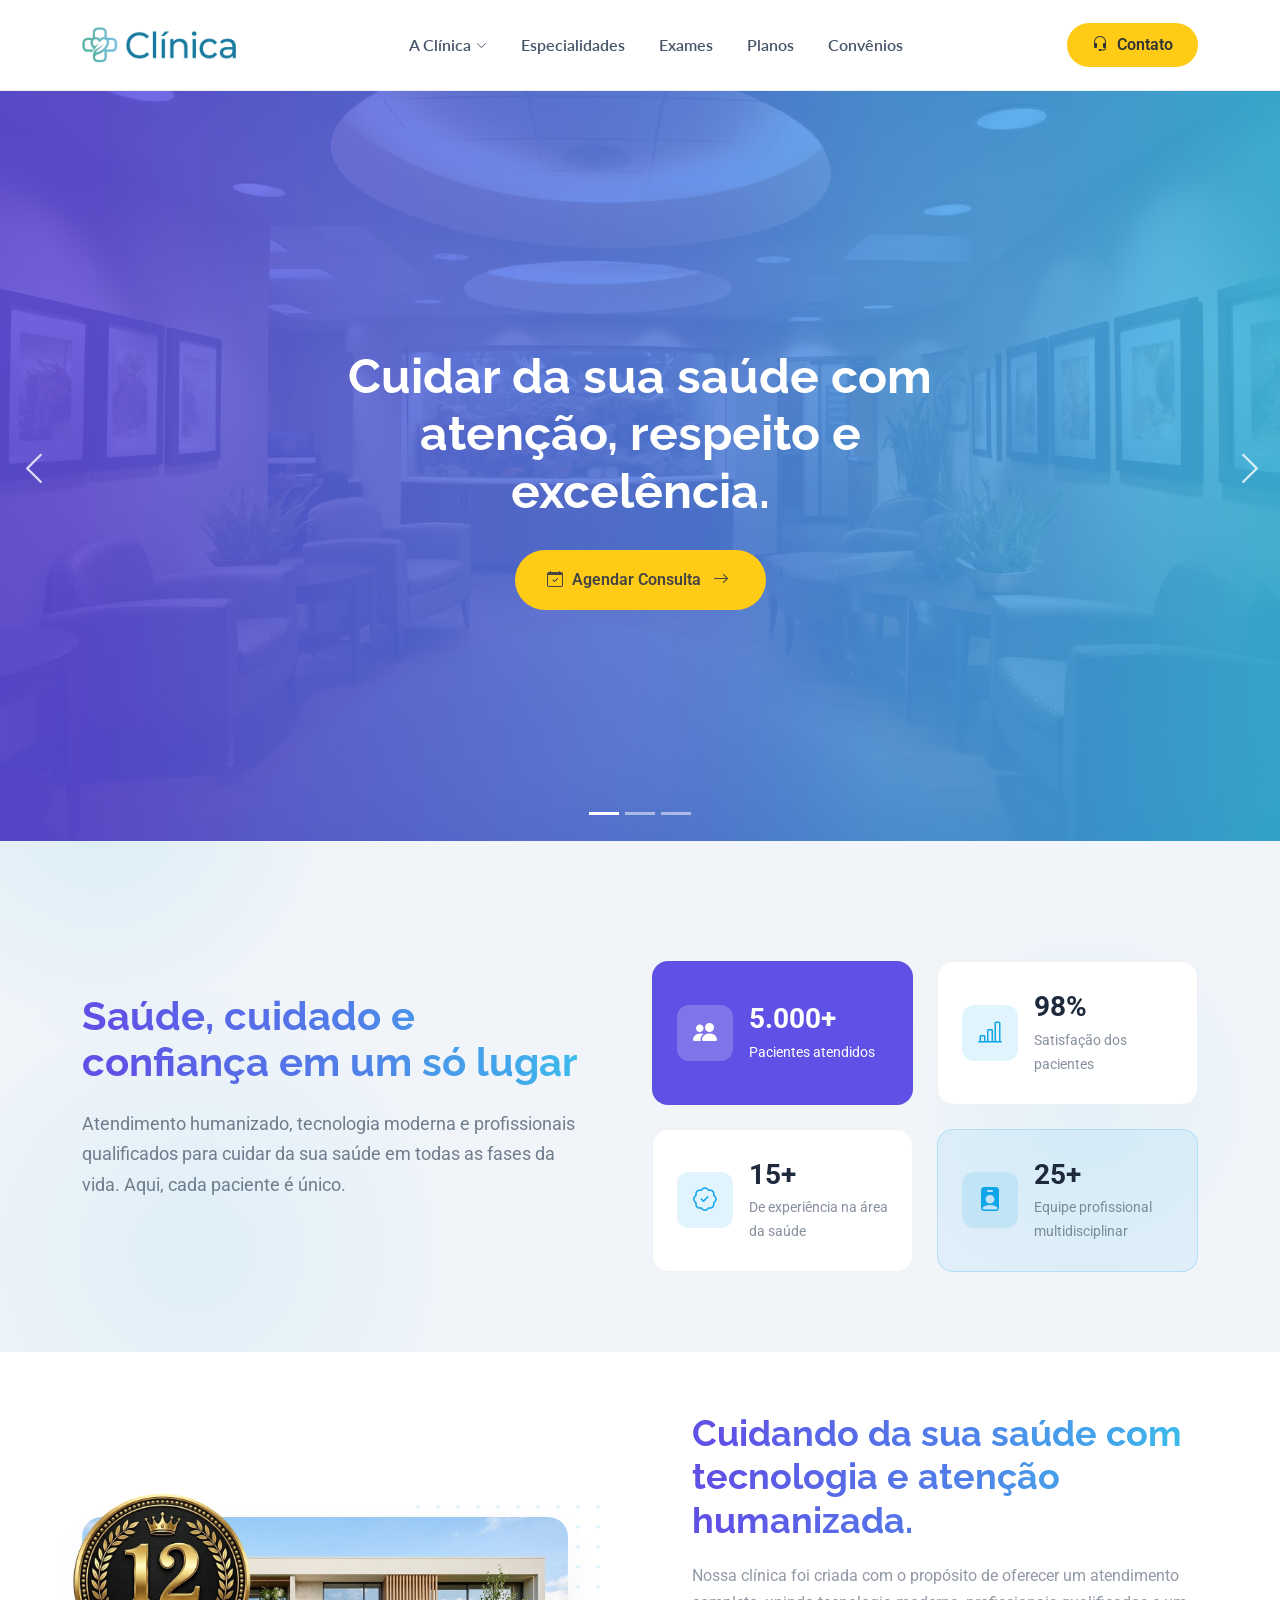
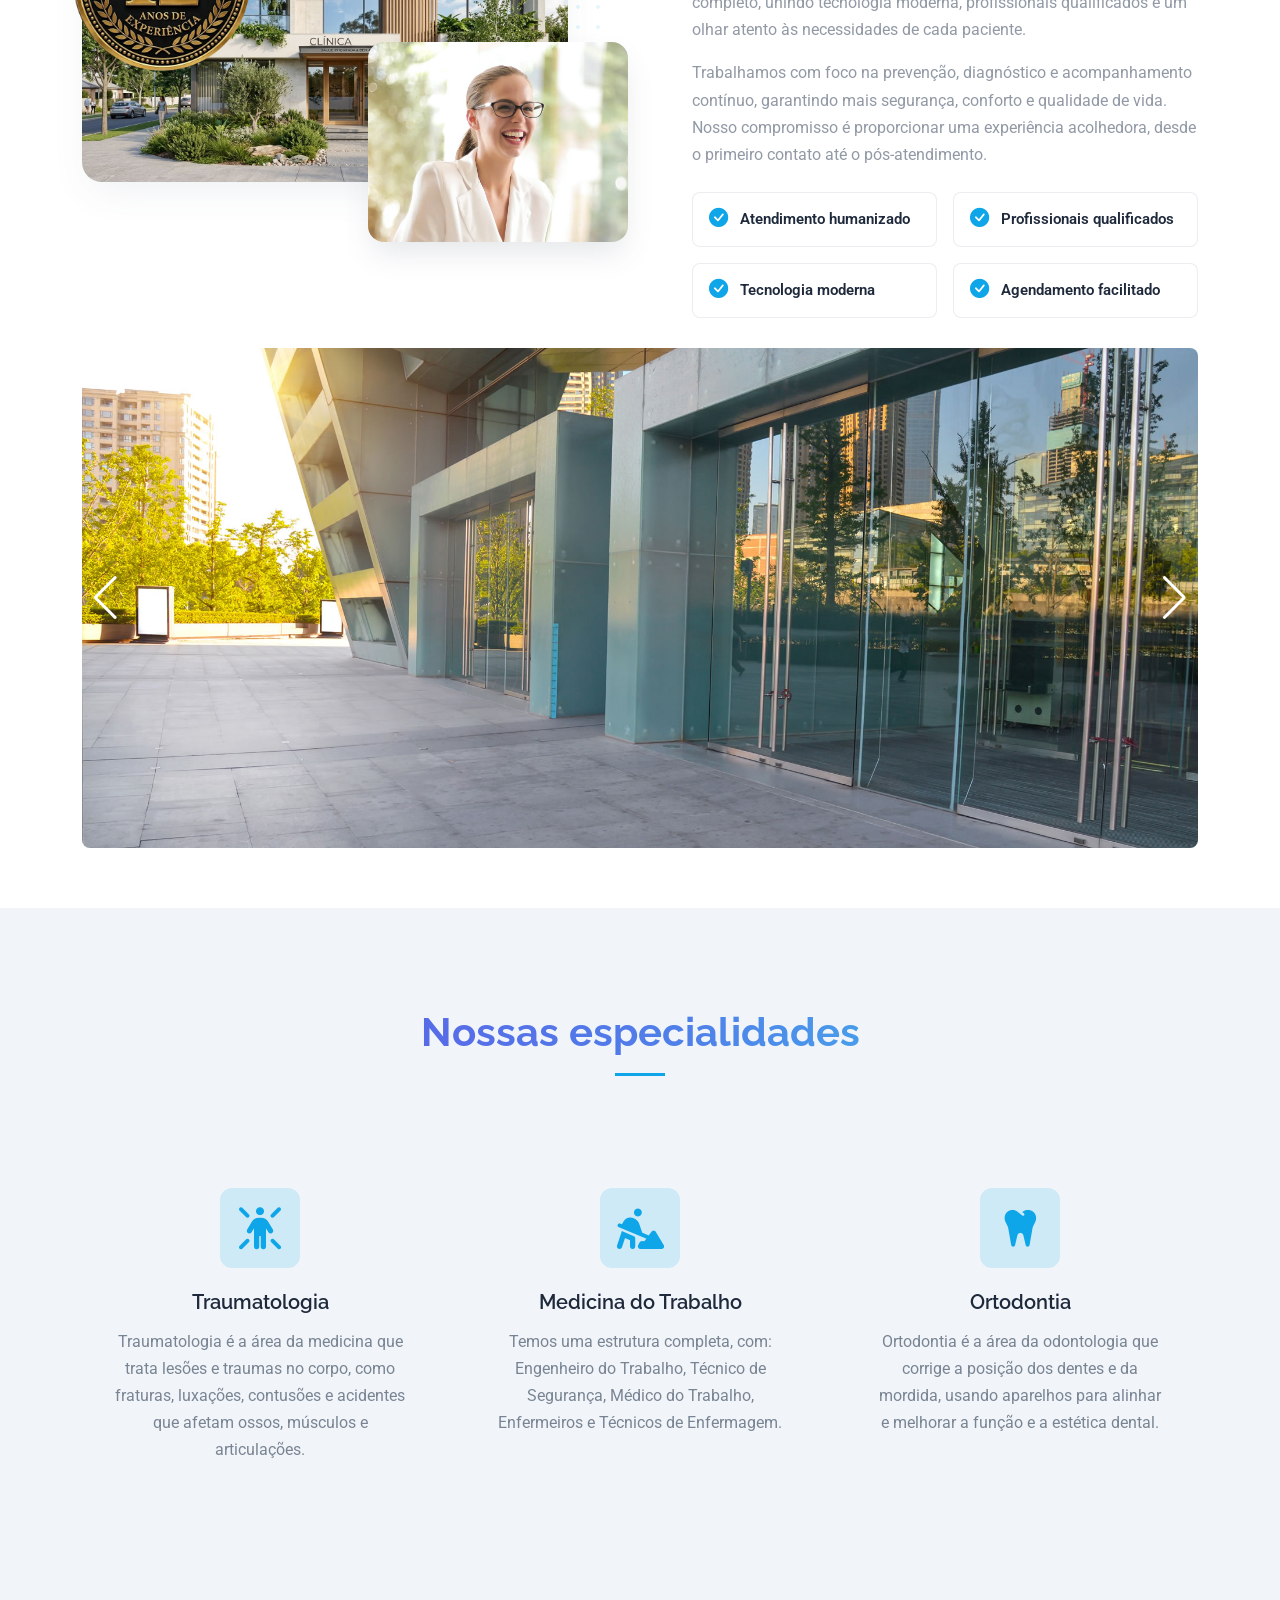
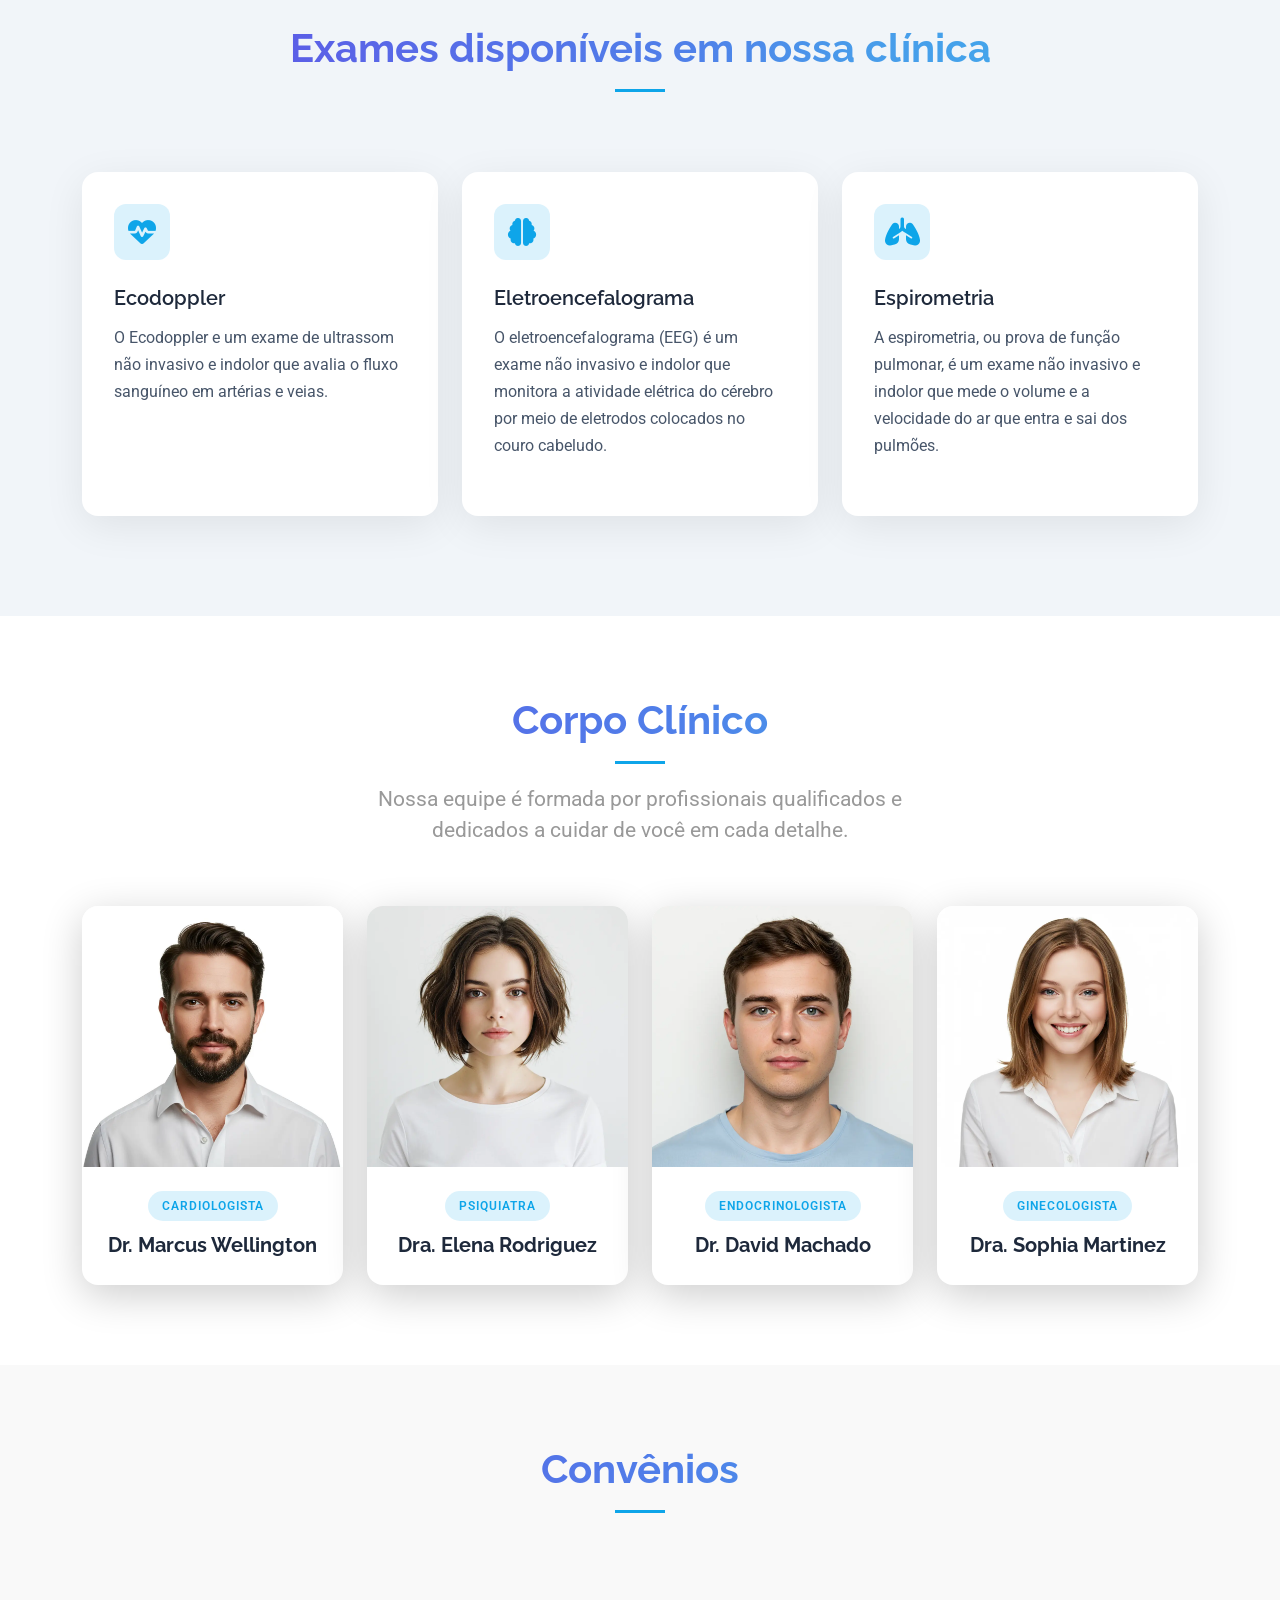
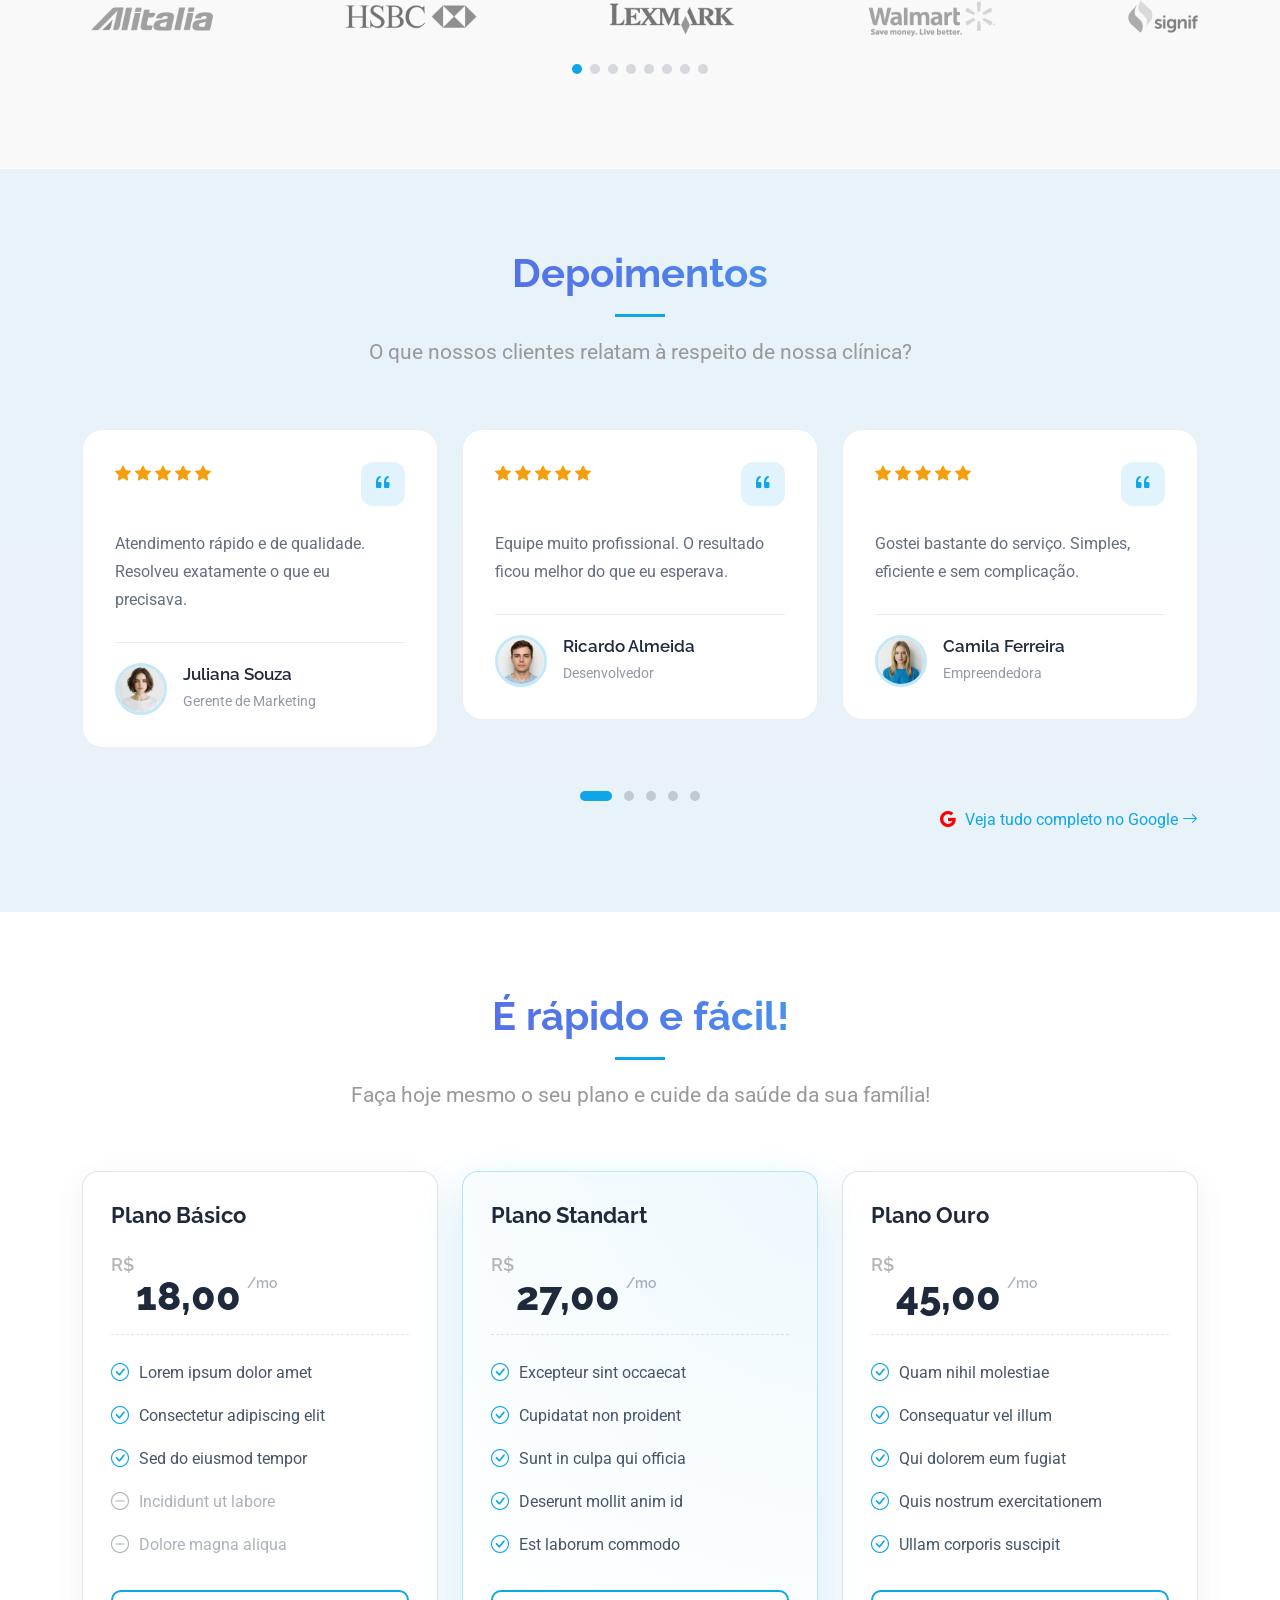
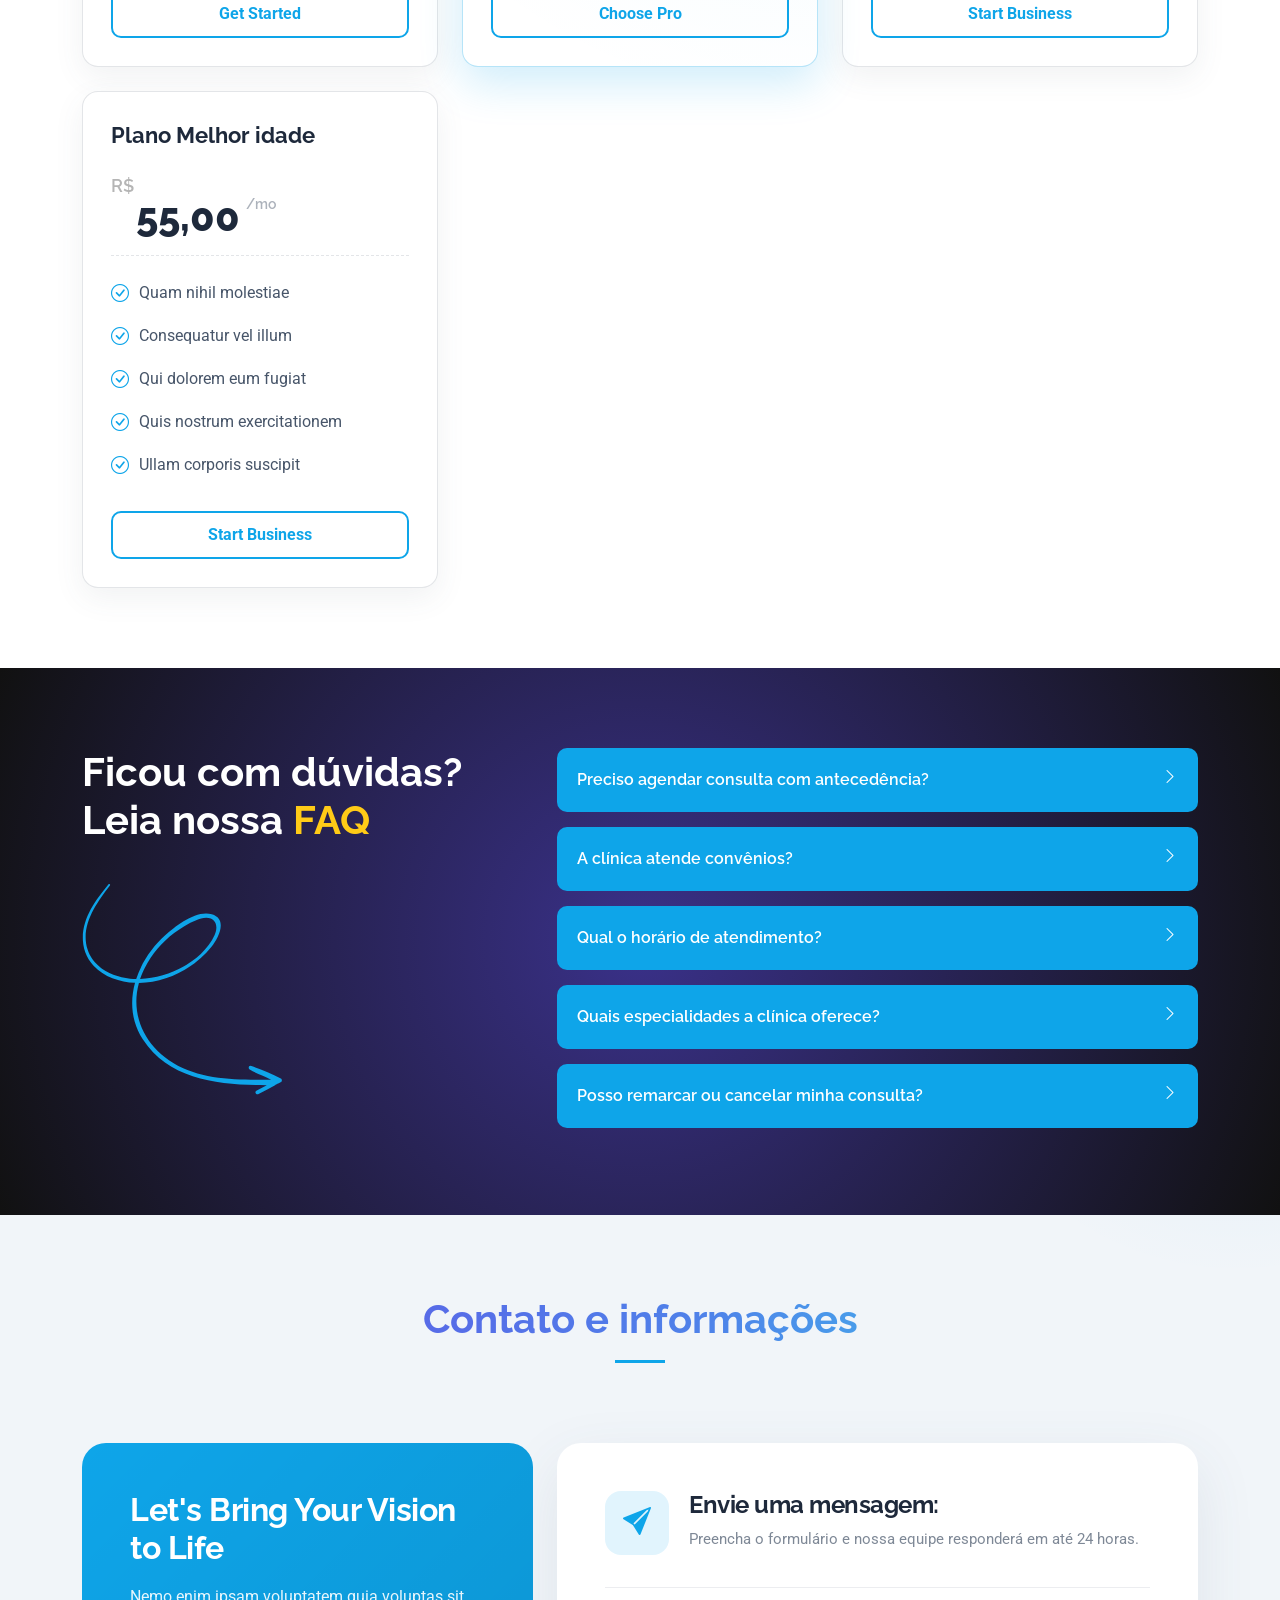
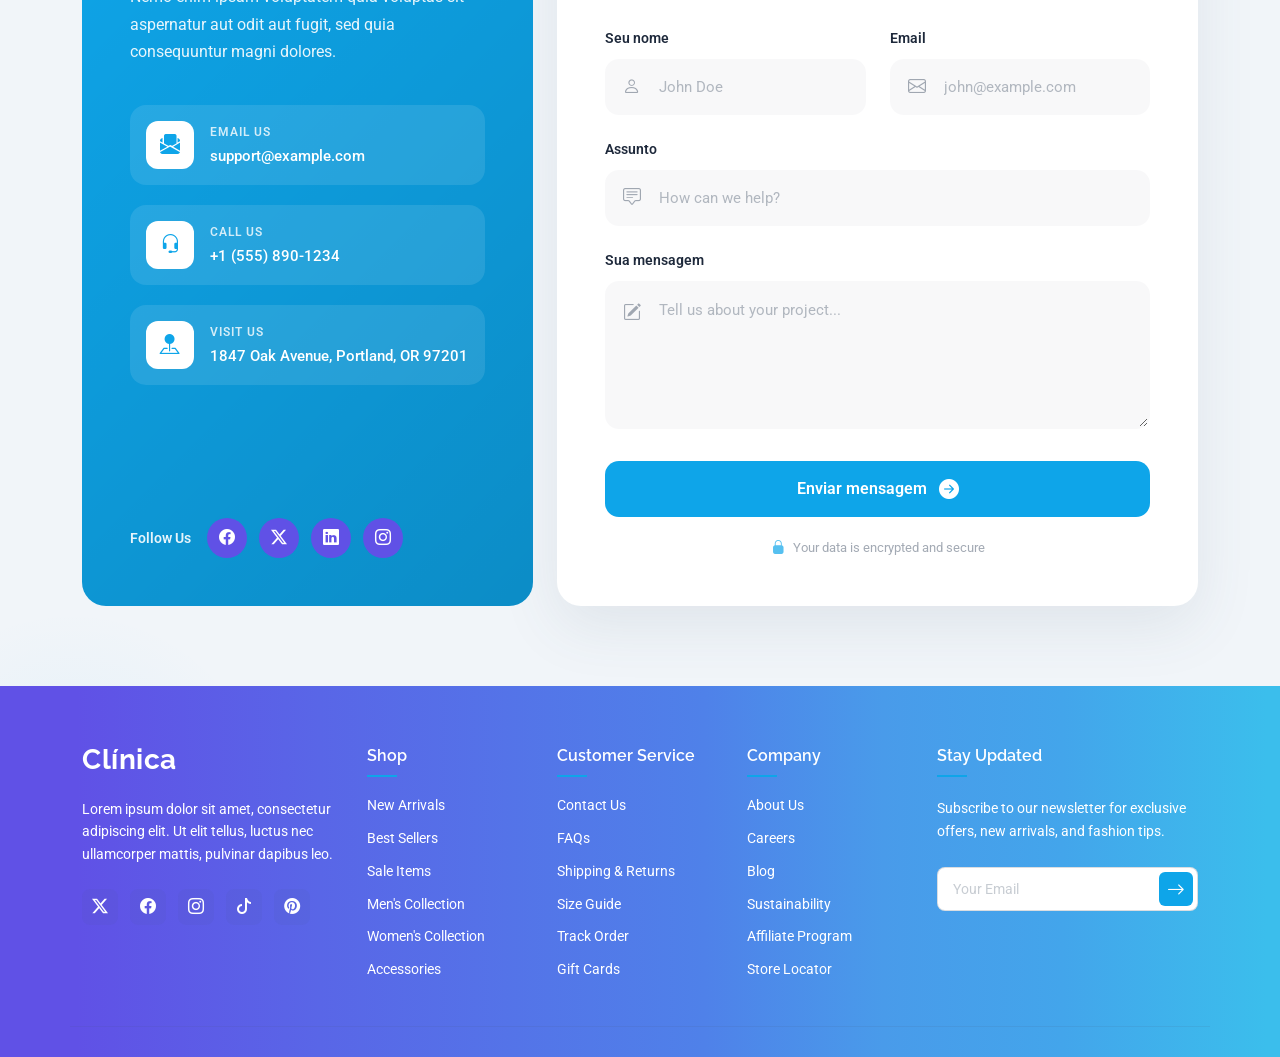
<file: index.html>
<!DOCTYPE html>
<html lang="pt-BR">

<head>
  <meta charset="utf-8">
  <meta content="width=device-width, initial-scale=1.0" name="viewport">
  <title>Clínica Template</title>
  <meta name="description" content="">
  <meta name="keywords" content="">

  <!-- Favicons -->
  <link href="assets/img/favicon.png" rel="icon">
  <link href="assets/img/apple-touch-icon.png" rel="apple-touch-icon">

  <!-- Fonts -->
  <link href="https://fonts.googleapis.com" rel="preconnect">
  <link href="https://fonts.gstatic.com" rel="preconnect" crossorigin>
  <link
    href="https://fonts.googleapis.com/css2?family=Roboto:ital,wght@0,100;0,300;0,400;0,500;0,700;0,900;1,100;1,300;1,400;1,500;1,700;1,900&family=Lato:ital,wght@0,100;0,300;0,400;0,700;0,900;1,100;1,300;1,400;1,700;1,900&family=Raleway:ital,wght@0,100;0,200;0,300;0,400;0,500;0,600;0,700;0,800;0,900;1,100;1,200;1,300;1,400;1,500;1,600;1,700;1,800;1,900&display=swap"
    rel="stylesheet">

  <!-- Vendor CSS Files -->
  <link href="assets/vendor/bootstrap/css/bootstrap.min.css" rel="stylesheet">
  <link href="assets/vendor/bootstrap-icons/bootstrap-icons.css" rel="stylesheet">
  <link href="assets/vendor/aos/aos.css" rel="stylesheet">
  <link href="assets/vendor/glightbox/css/glightbox.min.css" rel="stylesheet">
  <link href="assets/vendor/swiper/swiper-bundle.min.css" rel="stylesheet">

  <!-- Main CSS File -->
  <link href="assets/css/main.css" rel="stylesheet">

  <!-- Font Awesome Icons (CDN) -->
  <link rel="stylesheet" href="https://cdnjs.cloudflare.com/ajax/libs/font-awesome/6.5.0/css/all.min.css">

  <!-- =======================================================
  * Template Name: Orbit
  * Template URL: https://bootstrapmade.com/orbit-bootstrap-template/
  * Updated: Jan 13 2026 with Bootstrap v5.3.8
  * Author: BootstrapMade.com
  * License: https://bootstrapmade.com/license/
  ======================================================== -->
</head>

<body class="index-page">

  <header id="header" class="header d-flex align-items-center sticky-top">
    <div class="container position-relative d-flex align-items-center justify-content-between">

      <a href="index.html" class="logo d-flex align-items-center me-auto me-xl-0">
        <!-- Uncomment the line below if you also wish to use an image logo -->
        <img src="assets/img/logo.png" alt="">
        <!-- <h1 class="sitename">Orbit</h1><span>.</span> -->
      </a>

      <nav id="navmenu" class="navmenu">
        <ul>
          <li class="dropdown"><a href="#"><span>A Clínica</span> <i class="bi bi-chevron-down toggle-dropdown"></i></a>
            <ul>
              <li><a href="#quem-somos">Quem somos</a></li>
              <li><a href="#corpo-clinico">Corpo Clínico</a></li>
              <li><a href="#depoimentos">Depoimentos</a></li>
              <li><a href="#mapa">Como chegar</a></li>
              <li><a href="#contato">Fale conosco</a></li>
            </ul>
          </li>
          <li><a href="#especialidades">Especialidades</a></li>
          <li><a href="#exames">Exames</a></li>
          <li><a href="#planos">Planos</a></li>
          <li><a href="#convenios">Convênios</a></li>
        </ul>
        <i class="mobile-nav-toggle d-xl-none bi bi-list"></i>
      </nav>

      <a class="btn-getstarted glightbox" href="atendimento.html"
        data-glightbox="type: external; width:85vw; height:85vh;"><i class="bi bi-headset"></i> Contato</a>

    </div>
  </header>

  <main class="main">


    <!-- HeroCar Section (slides) -->
    <section id="herocar" class="herocar section dark-background">

      <div id="hero-carousel" class="carousel slide carousel-fade" data-bs-ride="carousel" data-bs-interval="5000"
        data-bs-pause="false">

        <div class="carousel-item slide-color active">
          <img src="assets/img/hero_1.jpg" alt="">
          <div class="carousel-container">
            <h2>Cuidar da sua saúde com atenção, respeito e excelência.</h2>
            <!-- <p>Lorem ipsum dolor sit amet, consectetur adipiscing elit, sed do eiusmod tempor incididunt ut labore et
              dolore magna aliqua.</p> -->
            <a href="#" class="cta-button">
              <span><i class="bi bi-calendar-check"></i> Agendar Consulta</span>
              <i class="bi bi-arrow-right"></i>
            </a>
          </div>
        </div><!-- End Carousel Item -->

        <div class="carousel-item">
          <img src="assets/img/hero_2.jpg" alt="">
          <div class="carousel-container">
            <h2>Profissionais qualificados e tecnologia moderna a serviço do seu bem-estar.</h2>
            <!-- <p>Nam libero tempore, cum soluta nobis est eligendi optio cumque nihil impedit quo minus id quod maxime
              placeat facere possimus.</p> -->
            <a href="#" class="cta-button">
              <span><i class="bi bi-calendar-check"></i> Agendar Consulta</span>
              <i class="bi bi-arrow-right"></i>
            </a>
          </div>
        </div><!-- End Carousel Item -->

        <div class="carousel-item">
          <img src="assets/img/hero_3.jpg" alt="">
          <div class="carousel-container">
            <h2>Mais do que consultas, oferecemos cuidado completo para você viver melhor.</h2>
            <!-- <p>Beatae vitae dicta sunt explicabo. Nemo enim ipsam voluptatem quia voluptas sit aspernatur aut odit aut
              fugit.</p> -->
            <a href="#" class="cta-button">
              <span><i class="bi bi-calendar-check"></i> Agendar Consulta</span>
              <i class="bi bi-arrow-right"></i>
            </a>
          </div>
        </div><!-- End Carousel Item -->


        <a class="carousel-control-prev" href="#hero-carousel" role="button" data-bs-slide="prev">
          <span class="carousel-control-prev-icon bi bi-chevron-left" aria-hidden="true"></span>
        </a>

        <a class="carousel-control-next" href="#hero-carousel" role="button" data-bs-slide="next">
          <span class="carousel-control-next-icon bi bi-chevron-right" aria-hidden="true"></span>
        </a>

        <ol class="carousel-indicators"></ol>

      </div>

    </section><!-- /HeroCar Section -->



    <!-- Hero Section -->
    <section id="hero" class="hero section">

      <div class="container" data-aos="fade-up" data-aos-delay="100">

        <div class="row align-items-center gy-5">

          <div class="col-lg-6 pe-lg-5" data-aos="fade-right" data-aos-delay="200">
            <div class="hero-content">

              <h1 class="hero-headline gradient-font" data-aos="fade-up" data-aos-delay="300">Saúde, cuidado e confiança
                em um só lugar</h1>

              <p class="hero-text" data-aos="fade-up" data-aos-delay="350">Atendimento humanizado, tecnologia moderna e
                profissionais qualificados para cuidar da sua saúde em todas as fases da vida. Aqui, cada paciente é
                único.</p>

              <div class="hero-cta hide" data-aos="fade-up" data-aos-delay="400">
                <a href="#services" class="cta-button">
                  <span>Agendar Consulta</span>
                  <i class="bi bi-arrow-right"></i>
                </a>
                <a href="https://www.youtube.com/watch?v=Y7f98aduVJ8" class="glightbox cta-link"
                  data-gallery="hero-video">
                  <i class="bi bi-play-circle"></i>
                  <span>Conheça a clínica</span>
                </a>
              </div>
            </div>
          </div>

          <div class="col-lg-6" data-aos="fade-left" data-aos-delay="300">
            <div class="stats-grid">
              <div class="stat-card stat-card-primary" data-aos="zoom-in" data-aos-delay="350">
                <div class="stat-icon-wrap">
                  <i class="bi bi-people-fill"></i>
                </div>
                <div class="stat-info">
                  <span class="stat-value">5.000+</span>
                  <span class="stat-title">Pacientes atendidos</span>
                </div>
              </div>

              <div class="stat-card" data-aos="zoom-in" data-aos-delay="400">
                <div class="stat-icon-wrap">
                  <i class="bi bi-bar-chart-line"></i>
                </div>
                <div class="stat-info">
                  <span class="stat-value">98%</span>
                  <span class="stat-title">Satisfação dos pacientes</span>
                </div>
              </div>

              <div class="stat-card" data-aos="zoom-in" data-aos-delay="450">
                <div class="stat-icon-wrap">
                  <i class="bi bi-patch-check"></i>
                </div>
                <div class="stat-info">
                  <span class="stat-value">15+</span>
                  <span class="stat-title">De experiência na área da saúde</span>
                </div>
              </div>

              <div class="stat-card stat-card-accent" data-aos="zoom-in" data-aos-delay="500">
                <div class="stat-icon-wrap">
                  <i class="bi bi-person-badge-fill"></i>
                </div>
                <div class="stat-info">
                  <span class="stat-value">25+</span>
                  <span class="stat-title">Equipe profissional multidisciplinar</span>
                </div>
              </div>
            </div>
          </div>

        </div>

      </div>

    </section><!-- /Hero Section -->

    <!-- About Section -->
    <section id="quem-somos" class="about section">

      <div class="container" data-aos="fade-up" data-aos-delay="100">

        <div class="row gy-5 align-items-center">

          <div class="col-xl-6 aos-init aos-animate" data-aos="fade-right" data-aos-delay="200">
            <div class="about-images-wrapper">
              <div class="image-main">
                <img src="assets/img/fachada1.jpg" alt="Business meeting" class="img-fluid">
              </div>
              <div class="image-offset" style="max-width: 260px; height:200px">
                <img src="assets/img/about/about-square-3.webp" alt="Detail shot" class="img-fluid">
              </div>
              <div class="experience-badge">
                <img src="assets/img/12anos.webp" alt="Detail shot" class="img-fluid" style="max-width: 180px;">
                <!--
                <span class="years purecounter" data-purecounter-start="0" data-purecounter-end="12" data-purecounter-duration="1">12</span>
                <span class="text">Anos de<br />Excelência</span>
                -->
              </div>
              <div class="shape-pattern"></div>
            </div>
          </div>

          <div class="col-xl-6 aos-init aos-animate" data-aos="fade-left" data-aos-delay="300">
            <div class="about-content">
              <!-- <div class="section-subtitle">Quem somos</div> -->
              <h2 class="gradient-font">Cuidando da sua saúde com tecnologia e atenção humanizada.</h2>
              <p class="description">
                Nossa clínica foi criada com o propósito de oferecer um atendimento completo, unindo tecnologia moderna,
                profissionais qualificados e um olhar atento às necessidades de cada paciente.
              </p>
              <p class="mb-4 description">
                Trabalhamos com foco na prevenção, diagnóstico e acompanhamento contínuo, garantindo mais segurança,
                conforto e qualidade de vida. Nosso compromisso é proporcionar uma experiência acolhedora, desde o
                primeiro contato até o pós-atendimento.
              </p>

              <div class="features-grid">
                <div class="feature-card">
                  <i class="bi bi-check-circle-fill"></i>
                  <span>Atendimento humanizado</span>
                </div>
                <div class="feature-card">
                  <i class="bi bi-check-circle-fill"></i>
                  <span>Profissionais qualificados</span>
                </div>
                <div class="feature-card">
                  <i class="bi bi-check-circle-fill"></i>
                  <span>Tecnologia moderna</span>
                </div>
                <div class="feature-card">
                  <i class="bi bi-check-circle-fill"></i>
                  <span>Agendamento facilitado</span>
                </div>
              </div>

            </div>
          </div>

        </div>


        <!-- GALERIA DE IMAGENS -->
        <div class="col-lg" data-aos="fade-left" data-aos-delay="200">
          <div class="gallery-carousel swiper myGallerySwiper">

            <div class="swiper-wrapper">

              <!-- Slide -->
              <div class="swiper-slide">
                <div class="gallery-item">
                  <img src="assets/img/gallery/gallery-01.jpg" class="img-fluid" alt="">
                </div>
              </div>

              <div class="swiper-slide">
                <div class="gallery-item">
                  <img src="assets/img/gallery/gallery-02.jpg" class="img-fluid" alt="">
                </div>
              </div>

              <div class="swiper-slide">
                <div class="gallery-item">
                  <img src="assets/img/gallery/gallery-03.jpg" class="img-fluid" alt="">
                </div>
              </div>

              <div class="swiper-slide">
                <div class="gallery-item">
                  <img src="assets/img/gallery/gallery-04.jpg" class="img-fluid" alt="">
                </div>
              </div>

              <!-- adiciona quantas quiser -->

            </div>

            <!-- Arrows -->
            <div class="swiper-button-next gallery-next"></div>
            <div class="swiper-button-prev gallery-prev"></div>

          </div>
        </div>

        <!-- FIM GALERIA-->


      </div>

    </section><!-- /About Section -->


    
    <!-- Especialidades Section -->
    <section id="especialidades" class="especialidades section pb-1">

      <!-- Section Title -->
      <div class="container section-title" data-aos="fade-up">
        <h2 class="gradient-font">Nossas especialidades</h2>
        <!-- <p>Necessitatibus eius consequatur ex aliquid fuga eum quidem sint consectetur velit</p> -->
      </div><!-- End Section Title -->

      <div class="container" data-aos="fade-up" data-aos-delay="100">

        <div class="row g-4">

          <!-- Service Card 1 -->
          <div class="col-lg-4 col-md-6" data-aos="fade-up" data-aos-delay="100">
            <div class="service-card">
              <div class="icon-wrapper">
                <i class="fa-solid fa-person-rays"></i>
              </div>
              <h3>Traumatologia</h3>
              <p>Traumatologia é a área da medicina que trata lesões e traumas no corpo, como fraturas, luxações, contusões e acidentes que afetam ossos, músculos e articulações.</p>
              <a href="service-details.html" class="service-link">
                <span>Discover More</span>
                <i class="bi bi-arrow-right"></i>
              </a>
            </div>
          </div><!-- End Service Card -->

          <!-- Service Card 2 -->
          <div class="col-lg-4 col-md-6" data-aos="fade-up" data-aos-delay="200">
            <div class="service-card">
              <div class="icon-wrapper">
                <i class="fa-solid fa-person-digging"></i>
              </div>
              <h3>Medicina do Trabalho</h3>
              <p>Temos uma estrutura completa, com: Engenheiro do Trabalho, Técnico de Segurança, Médico do Trabalho, Enfermeiros e Técnicos de Enfermagem.</p>
              <a href="service-details.html" class="service-link">
                <span>Discover More</span>
                <i class="bi bi-arrow-right"></i>
              </a>
            </div>
          </div><!-- End Service Card -->

          <!-- Service Card 3 - Featured -->
          <div class="col-lg-4 col-md-6" data-aos="fade-up" data-aos-delay="300">
            <div class="service-card">
              <div class="icon-wrapper">
                <i class="fa-solid fa-tooth"></i>
              </div>
              <h3>Ortodontia</h3>
              <p>Ortodontia é a área da odontologia que corrige a posição dos dentes e da mordida, usando aparelhos para alinhar e melhorar a função e a estética dental.</p>
              <a href="service-details.html" class="service-link">
                <span>Discover More</span>
                <i class="bi bi-arrow-right"></i>
              </a>
            </div>
          </div><!-- End Service Card -->

        </div>

      </div>

    </section><!-- /Services Section -->



    <!-- Exames Section -->
    <section id="exames" class="services section">

      <!-- Section Title -->
      <div class="container section-title" data-aos="fade-up">
        <h2 class="gradient-font">Exames disponíveis em nossa clínica</h2>
        <!-- <p>Necessitatibus eius consequatur ex aliquid fuga eum quidem sint consectetur velit</p> -->
      </div><!-- End Section Title -->

      <div class="container" data-aos="fade-up" data-aos-delay="100">

        <div class="row g-4">

          <!-- Service Card 1 -->
          <div class="col-lg-4 col-md-6" data-aos="fade-up" data-aos-delay="100">
            <div class="service-card">
              <div class="icon-wrapper">
                <i class="fa-solid fa-heart-pulse"></i>
              </div>
              <h3>Ecodoppler</h3>
              <p>O Ecodoppler e um exame de ultrassom não invasivo e indolor que avalia o fluxo sanguíneo em artérias e
                veias.</p>
              <a href="service-details.html" class="service-link">
                <span>Discover More</span>
                <i class="bi bi-arrow-right"></i>
              </a>
            </div>
          </div><!-- End Service Card -->

          <!-- Service Card 2 -->
          <div class="col-lg-4 col-md-6" data-aos="fade-up" data-aos-delay="200">
            <div class="service-card">
              <div class="icon-wrapper">
                <i class="fa-solid fa-brain"></i>
              </div>
              <h3>Eletroencefalograma</h3>
              <p>O eletroencefalograma (EEG) é um exame não invasivo e indolor que monitora a atividade elétrica do
                cérebro por meio de eletrodos colocados no couro cabeludo.</p>
              <a href="service-details.html" class="service-link">
                <span>Discover More</span>
                <i class="bi bi-arrow-right"></i>
              </a>
            </div>
          </div><!-- End Service Card -->

          <!-- Service Card 3 - Featured -->
          <div class="col-lg-4 col-md-6" data-aos="fade-up" data-aos-delay="300">
            <div class="service-card">
              <div class="icon-wrapper">
                <i class="fa-solid fa-lungs"></i>
              </div>
              <h3>Espirometria</h3>
              <p>A espirometria, ou prova de função pulmonar, é um exame não invasivo e indolor que mede o volume e a
                velocidade do ar que entra e sai dos pulmões.</p>
              <a href="service-details.html" class="service-link">
                <span>Discover More</span>
                <i class="bi bi-arrow-right"></i>
              </a>
            </div>
          </div><!-- End Service Card -->

        </div>

      </div>

    </section><!-- /Services Section -->

    <!-- Team Section -->
    <section id="corpo-clinico" class="team section">

      <!-- Section Title -->
      <div class="container section-title" data-aos="fade-up">
        <h2 class="gradient-font">Corpo Clínico</h2>
        <p>Nossa equipe é formada por profissionais qualificados e<br />dedicados a cuidar de você em cada detalhe.</p>
      </div><!-- End Section Title -->

      <div class="container" data-aos="fade-up" data-aos-delay="100">

        <div class="row gy-5">

          <!-- Team Member 1 -->
          <div class="col-lg-3 col-md-6" data-aos="fade-up" data-aos-delay="100">
            <div class="team-card">
              <div class="member-img">
                <img src="assets/img/person/person-m-1.webp" class="img-fluid" alt="Team Member">
                <div class="social-overlay">
                  <div class="social-links">
                    <a href="#"><i class="bi bi-twitter-x"></i></a>
                    <a href="#"><i class="bi bi-linkedin"></i></a>
                    <a href="#"><i class="bi bi-instagram"></i></a>
                  </div>
                </div>
              </div>
              <div class="member-info">
                <span class="member-badge">Cardiologista</span>
                <h4>Dr. Marcus Wellington</h4>
                <p>Cardiologista</p>
              </div>
            </div>
          </div><!-- End Team Member -->

          <!-- Team Member 2 -->
          <div class="col-lg-3 col-md-6" data-aos="fade-up" data-aos-delay="200">
            <div class="team-card">
              <div class="member-img">
                <img src="assets/img/person/person-f-2.webp" class="img-fluid" alt="Team Member">
                <div class="social-overlay">
                  <div class="social-links">
                    <a href="#"><i class="bi bi-twitter-x"></i></a>
                    <a href="#"><i class="bi bi-linkedin"></i></a>
                    <a href="#"><i class="bi bi-dribbble"></i></a>
                  </div>
                </div>
              </div>
              <div class="member-info">
                <span class="member-badge">Psiquiatra</span>
                <h4>Dra. Elena Rodriguez</h4>
                <p>Creative Director</p>
              </div>
            </div>
          </div><!-- End Team Member -->

          <!-- Team Member 3 - Featured -->
          <div class="col-lg-3 col-md-6" data-aos="fade-up" data-aos-delay="300">
            <div class="team-card">
              <div class="member-img">
                <img src="assets/img/person/person-m-5.webp" class="img-fluid" alt="Team Member">
                <div class="social-overlay">
                  <div class="social-links">
                    <a href="#"><i class="bi bi-twitter-x"></i></a>
                    <a href="#"><i class="bi bi-github"></i></a>
                    <a href="#"><i class="bi bi-linkedin"></i></a>
                  </div>
                </div>
              </div>
              <div class="member-info">
                <span class="member-badge">Endocrinologista</span>
                <h4>Dr. David Machado</h4>
                <p>Endocrinologista</p>
              </div>
            </div>
          </div><!-- End Team Member -->

          <!-- Team Member 4 -->
          <div class="col-lg-3 col-md-6" data-aos="fade-up" data-aos-delay="400">
            <div class="team-card">
              <div class="member-img">
                <img src="assets/img/person/person-f-7.webp" class="img-fluid" alt="Team Member">
                <div class="social-overlay">
                  <div class="social-links">
                    <a href="#"><i class="bi bi-twitter-x"></i></a>
                    <a href="#"><i class="bi bi-linkedin"></i></a>
                    <a href="#"><i class="bi bi-behance"></i></a>
                  </div>
                </div>
              </div>
              <div class="member-info">
                <span class="member-badge">Ginecologista</span>
                <h4>Dra. Sophia Martinez</h4>
                <p>Ginecologista</p>
              </div>
            </div>
          </div><!-- End Team Member -->

        </div>

      </div>

    </section><!-- /Team Section -->



    <!-- Clients Section -->
    <section id="convenios" class="clients section light-background">

      <!-- Section Title -->
      <div class="container section-title" data-aos="fade-up">
        <h2 class="gradient-font">Convênios</h2>
        <!-- <p>O que nossos clientes relatam à respeito de nossa clínica?</p> -->
      </div><!-- End Section Title -->

      <div class="container" data-aos="fade-up" data-aos-delay="100">

        <div class="swiper init-swiper">
          <script type="application/json" class="swiper-config">
            {
              "loop": true,
              "speed": 600,
              "autoplay": {
                "delay": 5000
              },
              "slidesPerView": "auto",
              "pagination": {
                "el": ".swiper-pagination",
                "type": "bullets",
                "clickable": true
              },
              "breakpoints": {
                "320": {
                  "slidesPerView": 2,
                  "spaceBetween": 40
                },
                "480": {
                  "slidesPerView": 3,
                  "spaceBetween": 60
                },
                "640": {
                  "slidesPerView": 4,
                  "spaceBetween": 80
                },
                "992": {
                  "slidesPerView": 6,
                  "spaceBetween": 120
                }
              }
            }
          </script>
          <div class="swiper-wrapper align-items-center">
            <div class="swiper-slide"><img src="assets/img/clients/clients-1.webp" class="img-fluid" alt=""></div>
            <div class="swiper-slide"><img src="assets/img/clients/clients-2.webp" class="img-fluid" alt=""></div>
            <div class="swiper-slide"><img src="assets/img/clients/clients-3.webp" class="img-fluid" alt=""></div>
            <div class="swiper-slide"><img src="assets/img/clients/clients-4.webp" class="img-fluid" alt=""></div>
            <div class="swiper-slide"><img src="assets/img/clients/clients-5.webp" class="img-fluid" alt=""></div>
            <div class="swiper-slide"><img src="assets/img/clients/clients-6.webp" class="img-fluid" alt=""></div>
            <div class="swiper-slide"><img src="assets/img/clients/clients-7.webp" class="img-fluid" alt=""></div>
            <div class="swiper-slide"><img src="assets/img/clients/clients-8.webp" class="img-fluid" alt=""></div>
          </div>
          <div class="swiper-pagination"></div>
        </div>

      </div>

    </section><!-- /Clients Section -->
    


    <!-- Testimonials Section -->
    <section id="depoimentos" class="testimonials section">

      <!-- Section Title -->
      <div class="container section-title" data-aos="fade-up">
        <h2 class="gradient-font">Depoimentos</h2>
        <p>O que nossos clientes relatam à respeito de nossa clínica?</p>
      </div><!-- End Section Title -->

      <div class="container" data-aos="fade-up" data-aos-delay="100">

        <div class="row">

          <!-- Left Sidebar -->
          <div class="col-lg-4 hide" data-aos="fade-right" data-aos-delay="150">
            <div class="testimonials-sidebar">
              <div class="avatar-stack">
                <img src="assets/img/person/person-m-3.webp" alt="Happy Client" class="avatar" loading="lazy">
                <img src="assets/img/person/person-f-7.webp" alt="Happy Client" class="avatar" loading="lazy">
                <img src="assets/img/person/person-m-9.webp" alt="Happy Client" class="avatar" loading="lazy">
                <img src="assets/img/person/person-f-4.webp" alt="Happy Client" class="avatar" loading="lazy">
                <span class="avatar-count">+2.5k</span>
              </div>
              <div class="sidebar-content">
                <!-- <span class="satisfied-badge"><i class="bi bi-heart-fill"></i> Satisfied Clients</span> -->
                <h3>O que nossos clientes dizem sobre nós.</h3>
                <!-- <p>Quis nostrud exercitation ullamco laboris nisi ut aliquip ex ea commodo consequat duis aute irure dolor.</p> -->
                <a href="#" class="btn-view-all">Veja tudo completo no Google <i class="bi bi-arrow-right"></i></a>
              </div>
            </div>
          </div><!-- End Left Sidebar -->

          <!-- Right Testimonials Slider -->
          <div class="col-lg" data-aos="fade-left" data-aos-delay="200">
            <div class="testimonials-carousel swiper init-swiper">
              <script type="application/json" class="swiper-config">
                {
                  "loop": true,
                  "speed": 700,
                  "autoplay": {
                    "delay": 5000
                  },
                  "slidesPerView": 1,
                  "spaceBetween": 24,
                  "pagination": {
                    "el": ".swiper-pagination",
                    "type": "bullets",
                    "clickable": true
                  },
                  "breakpoints": {
                    "768": {
                      "slidesPerView": 3
                    }
                  }
                }
              </script>

              <div class="swiper-wrapper">

                <!-- Testimonial Card 1 -->
                <div class="swiper-slide">
                  <div class="testimonial-card">
                    <div class="card-top">
                      <div class="stars">
                        <i class="bi bi-star-fill"></i>
                        <i class="bi bi-star-fill"></i>
                        <i class="bi bi-star-fill"></i>
                        <i class="bi bi-star-fill"></i>
                        <i class="bi bi-star-fill"></i>
                      </div>
                      <span class="quote-mark"><i class="bi bi-quote"></i></span>
                    </div>
                    <p class="testimonial-text">Atendimento rápido e de qualidade. Resolveu exatamente o que eu
                      precisava.</p>
                    <div class="author-info">
                      <img src="assets/img/person/person-f-2.webp" alt="Client" class="author-img" loading="lazy">
                      <div class="author-details">
                        <h5>Juliana Souza</h5>
                        <span>Gerente de Marketing</span>
                      </div>
                    </div>
                  </div>
                </div><!-- End Testimonial Card -->

                <!-- Testimonial Card 2 -->
                <div class="swiper-slide">
                  <div class="testimonial-card">
                    <div class="card-top">
                      <div class="stars">
                        <i class="bi bi-star-fill"></i>
                        <i class="bi bi-star-fill"></i>
                        <i class="bi bi-star-fill"></i>
                        <i class="bi bi-star-fill"></i>
                        <i class="bi bi-star-fill"></i>
                      </div>
                      <span class="quote-mark"><i class="bi bi-quote"></i></span>
                    </div>
                    <p class="testimonial-text">Equipe muito profissional. O resultado ficou melhor do que eu esperava.
                    </p>
                    <div class="author-info">
                      <img src="assets/img/person/person-m-5.webp" alt="Client" class="author-img" loading="lazy">
                      <div class="author-details">
                        <h5>Ricardo Almeida</h5>
                        <span>Desenvolvedor</span>
                      </div>
                    </div>
                  </div>
                </div><!-- End Testimonial Card -->

                <!-- Testimonial Card 3 -->
                <div class="swiper-slide">
                  <div class="testimonial-card">
                    <div class="card-top">
                      <div class="stars">
                        <i class="bi bi-star-fill"></i>
                        <i class="bi bi-star-fill"></i>
                        <i class="bi bi-star-fill"></i>
                        <i class="bi bi-star-fill"></i>
                        <i class="bi bi-star-fill"></i>
                      </div>
                      <span class="quote-mark"><i class="bi bi-quote"></i></span>
                    </div>
                    <p class="testimonial-text">Gostei bastante do serviço. Simples, eficiente e sem complicação.</p>
                    <div class="author-info">
                      <img src="assets/img/person/person-f-9.webp" alt="Client" class="author-img" loading="lazy">
                      <div class="author-details">
                        <h5>Camila Ferreira</h5>
                        <span>Empreendedora</span>
                      </div>
                    </div>
                  </div>
                </div><!-- End Testimonial Card -->

                <!-- Testimonial Card 4 -->
                <div class="swiper-slide">
                  <div class="testimonial-card">
                    <div class="card-top">
                      <div class="stars">
                        <i class="bi bi-star-fill"></i>
                        <i class="bi bi-star-fill"></i>
                        <i class="bi bi-star-fill"></i>
                        <i class="bi bi-star-fill"></i>
                        <i class="bi bi-star-fill"></i>
                      </div>
                      <span class="quote-mark"><i class="bi bi-quote"></i></span>
                    </div>
                    <p class="testimonial-text">Entrega dentro do prazo e tudo funcionando perfeitamente. Recomendo.</p>
                    <div class="author-info">
                      <img src="assets/img/person/person-m-11.webp" alt="Client" class="author-img" loading="lazy">
                      <div class="author-details">
                        <h5>Bruno Martins</h5>
                        <span>Designer de Produto</span>
                      </div>
                    </div>
                  </div>
                </div><!-- End Testimonial Card -->

                <!-- Testimonial Card 5 -->
                <div class="swiper-slide">
                  <div class="testimonial-card">
                    <div class="card-top">
                      <div class="stars">
                        <i class="bi bi-star-fill"></i>
                        <i class="bi bi-star-fill"></i>
                        <i class="bi bi-star-fill"></i>
                        <i class="bi bi-star-fill"></i>
                        <i class="bi bi-star-fill"></i>
                      </div>
                      <span class="quote-mark"><i class="bi bi-quote"></i></span>
                    </div>
                    <p class="testimonial-text">Ótimo custo-benefício. Voltaria a contratar sem dúvida.</p>
                    <div class="author-info">
                      <img src="assets/img/person/person-f-14.webp" alt="Client" class="author-img" loading="lazy">
                      <div class="author-details">
                        <h5>Ana Paula Ribeiro</h5>
                        <span>Gerente Operacional</span>
                      </div>
                    </div>
                  </div>
                </div><!-- End Testimonial Card -->

              </div>

              <div class="swiper-pagination"></div>

            </div>
          </div><!-- End Right Testimonials Slider -->

          <div style="text-align: right;">
            <a href="#" class="btn-view-all"><i class="bi bi-google" style="color:red; margin-right: 5px;"></i> Veja
              tudo completo no Google <i class="bi bi-arrow-right"></i></a>
          </div>

        </div>

      </div>

    </section><!-- /Testimonials Section -->


    <!-- Pricing Section -->
    <section id="planos" class="pricing section">

      <!-- Section Title -->
      <div class="container section-title" data-aos="fade-up">
        <h2 class="gradient-font">É rápido e fácil!</h2>
        <p>Faça hoje mesmo o seu plano e cuide da saúde da sua família!</p>
      </div><!-- End Section Title -->

      <div class="container" data-aos="fade-up" data-aos-delay="100">

        <div class="pricing-toggle-container mb-5 hide" data-aos="zoom-in" data-aos-delay="150">
          <div class="pricing-toggle d-inline-flex align-items-center gap-3 px-3 py-2 rounded-pill">
            <span class="monthly active">Monthly</span>
            <label class="switch m-0">
              <input type="checkbox" aria-label="Toggle pricing">
              <span class="slider"></span>
            </label>
            <span class="yearly">Yearly</span>
          </div>
          <p class="hint mt-3 mb-0 small">Lorem ipsum dolor sit amet, consectetur adipiscing elit sed do eiusmod tempor.
          </p>
        </div>

        <div class="row gy-4">

          <div class="col-lg-4 col-md-6" data-aos="fade-up" data-aos-delay="200">
            <article class="price-card h-100">
              <div class="card-head">
                <span class="badge-title">Starter</span>
                <h3 class="title">Plano Básico</h3>
                <p class="subtitle">Ut enim ad minim veniam quis nostrud exercitation ullamco laboris.</p>
                <div class="price-wrap">
                  <span class="price price-monthly"><sup>R$</sup>18,00<span class="period">/mo</span></span>
                  <span class="price price-yearly"><sup>R$</sup>120<span class="period">/yr</span></span>
                </div>
              </div>
              <ul class="feature-list list-unstyled mb-4">
                <li><i class="bi bi-check-circle"></i> Lorem ipsum dolor amet</li>
                <li><i class="bi bi-check-circle"></i> Consectetur adipiscing elit</li>
                <li><i class="bi bi-check-circle"></i> Sed do eiusmod tempor</li>
                <li class="muted"><i class="bi bi-dash-circle"></i> Incididunt ut labore</li>
                <li class="muted"><i class="bi bi-dash-circle"></i> Dolore magna aliqua</li>
              </ul>
              <div class="cta">
                <a href="#" class="btn btn-choose w-100">Get Started</a>
              </div>
            </article><!-- End Pricing Item -->
          </div>

          <div class="col-lg-4 col-md-6" data-aos="fade-up" data-aos-delay="250">
            <article class="price-card featured h-100 position-relative">
              <!-- <div class="ribbon"><i class="bi bi-star-fill"></i> Popular</div> -->
              <div class="card-head">
                <span class="badge-title">Pro</span>
                <h3 class="title">Plano Standart</h3>
                <p class="subtitle">Duis aute irure dolor in reprehenderit in voluptate velit esse cillum.</p>
                <div class="price-wrap">
                  <span class="price price-monthly"><sup>R$</sup>27,00<span class="period">/mo</span></span>
                  <span class="price price-yearly"><sup>R$</sup>290<span class="period">/yr</span></span>
                </div>
              </div>
              <ul class="feature-list list-unstyled mb-4">
                <li><i class="bi bi-check-circle"></i> Excepteur sint occaecat</li>
                <li><i class="bi bi-check-circle"></i> Cupidatat non proident</li>
                <li><i class="bi bi-check-circle"></i> Sunt in culpa qui officia</li>
                <li><i class="bi bi-check-circle"></i> Deserunt mollit anim id</li>
                <li><i class="bi bi-check-circle"></i> Est laborum commodo</li>
              </ul>
              <div class="cta">
                <a href="#" class="btn btn-choose w-100">Choose Pro</a>
              </div>
            </article><!-- End Pricing Item -->
          </div>

          <div class="col-lg-4 col-md-6" data-aos="fade-up" data-aos-delay="300">
            <article class="price-card h-100">
              <div class="card-head">
                <span class="badge-title">Plano Ouro</span>
                <h3 class="title">Plano Ouro</h3>
                <p class="subtitle">Quis autem vel eum iure reprehenderit qui in ea voluptate velit esse.</p>
                <div class="price-wrap">
                  <span class="price price-monthly"><sup>R$</sup>45,00<span class="period">/mo</span></span>
                  <span class="price price-yearly"><sup>R$</sup>590<span class="period">/yr</span></span>
                </div>
              </div>
              <ul class="feature-list list-unstyled mb-4">
                <li><i class="bi bi-check-circle"></i> Quam nihil molestiae</li>
                <li><i class="bi bi-check-circle"></i> Consequatur vel illum</li>
                <li><i class="bi bi-check-circle"></i> Qui dolorem eum fugiat</li>
                <li><i class="bi bi-check-circle"></i> Quis nostrum exercitationem</li>
                <li><i class="bi bi-check-circle"></i> Ullam corporis suscipit</li>
              </ul>

              <div class="cta">
                <a href="#" class="btn btn-choose w-100">Start Business</a>
              </div>
            </article><!-- End Pricing Item -->
          </div>

          <div class="col-lg-4 col-md-6" data-aos="fade-up" data-aos-delay="350">
            <article class="price-card h-100">
              <div class="card-head">
                <span class="badge-title">Business</span>
                <h3 class="title">Plano Melhor idade</h3>
                <p class="subtitle">Quis autem vel eum iure reprehenderit qui in ea voluptate velit esse.</p>
                <div class="price-wrap">
                  <span class="price price-monthly"><sup>R$</sup>55,00<span class="period">/mo</span></span>
                  <span class="price price-yearly"><sup>R$</sup>590<span class="period">/yr</span></span>
                </div>
              </div>
              <ul class="feature-list list-unstyled mb-4">
                <li><i class="bi bi-check-circle"></i> Quam nihil molestiae</li>
                <li><i class="bi bi-check-circle"></i> Consequatur vel illum</li>
                <li><i class="bi bi-check-circle"></i> Qui dolorem eum fugiat</li>
                <li><i class="bi bi-check-circle"></i> Quis nostrum exercitationem</li>
                <li><i class="bi bi-check-circle"></i> Ullam corporis suscipit</li>
              </ul>
              <div class="cta">
                <a href="#" class="btn btn-choose w-100">Start Business</a>
              </div>
            </article><!-- End Pricing Item -->
          </div>

        </div>

      </div>

    </section><!-- /Pricing Section -->




    <!-- Faq Section -->
    <section id="faq" class="faq-9 faq section">

      <div class="container">
        <div class="row">

          <div class="col-lg-5" data-aos="fade-up">
            <h2 class="faq-title">Ficou com dúvidas?<br />Leia nossa <span style="color:var(--amarelo-color)">FAQ</span>
            </h2>
            <!-- <p class="faq-description">FAQ</p> -->
            <div class="faq-arrow d-lg-block ">
              <svg class="faq-arrow" width="200" height="211" viewBox="0 0 200 211" fill="none"
                xmlns="http://www.w3.org/2000/svg">
                <path
                  d="M198.804 194.488C189.279 189.596 179.529 185.52 169.407 182.07L169.384 182.049C169.227 181.994 169.07 181.939 168.912 181.884C166.669 181.139 165.906 184.546 167.669 185.615C174.053 189.473 182.761 191.837 189.146 195.695C156.603 195.912 119.781 196.591 91.266 179.049C62.5221 161.368 48.1094 130.695 56.934 98.891C84.5539 98.7247 112.556 84.0176 129.508 62.667C136.396 53.9724 146.193 35.1448 129.773 30.2717C114.292 25.6624 93.7109 41.8875 83.1971 51.3147C70.1109 63.039 59.63 78.433 54.2039 95.0087C52.1221 94.9842 50.0776 94.8683 48.0703 94.6608C30.1803 92.8027 11.2197 83.6338 5.44902 65.1074C-1.88449 41.5699 14.4994 19.0183 27.9202 1.56641C28.6411 0.625793 27.2862 -0.561638 26.5419 0.358501C13.4588 16.4098 -0.221091 34.5242 0.896608 56.5659C1.8218 74.6941 14.221 87.9401 30.4121 94.2058C37.7076 97.0203 45.3454 98.5003 53.0334 98.8449C47.8679 117.532 49.2961 137.487 60.7729 155.283C87.7615 197.081 139.616 201.147 184.786 201.155L174.332 206.827C172.119 208.033 174.345 211.287 176.537 210.105C182.06 207.125 187.582 204.122 193.084 201.144C193.346 201.147 195.161 199.887 195.423 199.868C197.08 198.548 193.084 201.144 195.528 199.81C196.688 199.192 197.846 198.552 199.006 197.935C200.397 197.167 200.007 195.087 198.804 194.488ZM60.8213 88.0427C67.6894 72.648 78.8538 59.1566 92.1207 49.0388C98.8475 43.9065 106.334 39.2953 114.188 36.1439C117.295 34.8947 120.798 33.6609 124.168 33.635C134.365 33.5511 136.354 42.9911 132.638 51.031C120.47 77.4222 86.8639 93.9837 58.0983 94.9666C58.8971 92.6666 59.783 90.3603 60.8213 88.0427Z"
                  fill="currentColor"></path>
              </svg>
            </div>
          </div>

          <div class="col-lg-7" data-aos="fade-up" data-aos-delay="100">
            <div class="faq-container">

              <div class="faq-item faq-activeeee">
                <h3>Preciso agendar consulta com antecedência?</h3>
                <div class="faq-content">
                  <p>Sim. Recomendamos o agendamento prévio para garantir melhor organização e evitar tempo de espera.
                    Você pode agendar de forma rápida pelo WhatsApp ou telefone.</p>
                </div>
                <i class="faq-toggle bi bi-chevron-right"></i>
              </div><!-- End Faq item-->

              <div class="faq-item" data-aos="fade-up" data-aos-delay="300">
                <h3>A clínica atende convênios?</h3>
                <div class="faq-content">
                  <p>Atendemos diversos convênios. Para confirmar se o seu é aceito, entre em contato com nossa equipe
                    ou consulte diretamente no momento do agendamento.</p>
                </div>
                <i class="faq-toggle bi bi-chevron-right"></i>
              </div><!-- End Faq item-->

              <div class="faq-item" data-aos="fade-up" data-aos-delay="400">
                <h3>Qual o horário de atendimento?</h3>
                <div class="faq-content">
                  <p>Nosso atendimento ocorre de segunda a sexta, das 8h às 18h. Em alguns casos, contamos com horários
                    estendidos mediante agendamento.</p>
                </div>
                <i class="faq-toggle bi bi-chevron-right"></i>
              </div><!-- End Faq item-->

              <div class="faq-item" data-aos="fade-up" data-aos-delay="500">
                <h3>Quais especialidades a clínica oferece?</h3>
                <div class="faq-content">
                  <p>Contamos com uma equipe multidisciplinar preparada para atender diversas áreas da saúde, garantindo
                    um cuidado completo ao paciente.</p>
                </div>
                <i class="faq-toggle bi bi-chevron-right"></i>
              </div><!-- End Faq item-->

              <div class="faq-item" data-aos="fade-up" data-aos-delay="600">
                <h3>Posso remarcar ou cancelar minha consulta?</h3>
                <div class="faq-content">
                  <p>Sim. Pedimos apenas que o aviso seja feito com antecedência, para que possamos reorganizar a agenda
                    e atender outros pacientes.</p>
                </div>
                <i class="faq-toggle bi bi-chevron-right"></i>
              </div><!-- End Faq item-->

            </div>
          </div>

        </div>
      </div>

    </section><!-- /Faq Section -->



    <!-- Contact Section -->
    <section id="contato" class="contact section">

      <!-- Section Title -->
      <div class="container section-title" data-aos="fade-up">
        <h2 class="gradient-font">Contato e informações</h2>
        <!-- <p>Necessitatibus eius consequatur ex aliquid fuga eum quidem sint consectetur velit</p> -->
      </div><!-- End Section Title -->

      <div class="container" data-aos="fade-up" data-aos-delay="100">

        <div class="row gy-5 align-items-stretch">

          <div class="col-lg-5" data-aos="fade-right" data-aos-delay="200">
            <div class="info-panel">
              <div class="panel-header">
                <h3>Let's Bring Your Vision to Life</h3>
                <p>Nemo enim ipsam voluptatem quia voluptas sit aspernatur aut odit aut fugit, sed quia consequuntur
                  magni dolores.</p>
              </div>

              <div class="contact-methods">
                <div class="method-item">
                  <div class="method-icon">
                    <i class="bi bi-envelope-paper-fill"></i>
                  </div>
                  <div class="method-details">
                    <span class="method-label">Email Us</span>
                    <a href="mailto:support@example.com">support@example.com</a>
                  </div>
                </div>

                <div class="method-item">
                  <div class="method-icon">
                    <i class="bi bi-headset"></i>
                  </div>
                  <div class="method-details">
                    <span class="method-label">Call Us</span>
                    <a href="tel:+15558901234">+1 (555) 890-1234</a>
                  </div>
                </div>

                <div class="method-item">
                  <div class="method-icon">
                    <i class="bi bi-pin-map-fill"></i>
                  </div>
                  <div class="method-details">
                    <span class="method-label">Visit Us</span>
                    <span>1847 Oak Avenue, Portland, OR 97201</span>
                  </div>
                </div>
              </div>

              <div class="social-connect">
                <span>Follow Us</span>
                <div class="social-icons">
                  <a href="#" aria-label="Facebook"><i class="bi bi-facebook"></i></a>
                  <a href="#" aria-label="Twitter"><i class="bi bi-twitter-x"></i></a>
                  <a href="#" aria-label="LinkedIn"><i class="bi bi-linkedin"></i></a>
                  <a href="#" aria-label="Instagram"><i class="bi bi-instagram"></i></a>
                </div>
              </div>
            </div>
          </div><!-- End Info Panel -->

          <div class="col-lg-7" data-aos="fade-left" data-aos-delay="300">
            <div class="form-card">
              <div class="form-card-header">
                <div class="header-icon">
                  <i class="bi bi-send-fill"></i>
                </div>
                <div class="header-text">
                  <h4>Envie uma mensagem:</h4>
                  <p>Preencha o formulário e nossa equipe responderá em até 24 horas.</p>
                </div>
              </div>

              <form action="forms/contact.php" method="post" class="php-email-form">
                <div class="row g-4">
                  <div class="col-md-6">
                    <div class="input-group-custom">
                      <label>Seu nome</label>
                      <div class="input-wrapper">
                        <i class="bi bi-person"></i>
                        <input type="text" name="name" placeholder="John Doe" required="">
                      </div>
                    </div>
                  </div>

                  <div class="col-md-6">
                    <div class="input-group-custom">
                      <label>Email</label>
                      <div class="input-wrapper">
                        <i class="bi bi-envelope"></i>
                        <input type="email" name="email" placeholder="john@example.com" required="">
                      </div>
                    </div>
                  </div>

                  <div class="col-12">
                    <div class="input-group-custom">
                      <label>Assunto</label>
                      <div class="input-wrapper">
                        <i class="bi bi-chat-square-text"></i>
                        <input type="text" name="subject" placeholder="How can we help?" required="">
                      </div>
                    </div>
                  </div>

                  <div class="col-12">
                    <div class="input-group-custom">
                      <label>Sua mensagem</label>
                      <div class="input-wrapper textarea-wrapper">
                        <i class="bi bi-pencil-square"></i>
                        <textarea name="message" rows="5" placeholder="Tell us about your project..."
                          required=""></textarea>
                      </div>
                    </div>
                  </div>
                </div>

                <div class="form-actions">
                  <div class="loading">Carregando</div>
                  <div class="error-message"></div>
                  <div class="sent-message">Your message has been sent. Thank you!</div>

                  <button type="submit" class="btn-submit">
                    <span>Enviar mensagem</span>
                    <i class="bi bi-arrow-right-circle-fill"></i>
                  </button>

                  <div class="secure-note">
                    <i class="bi bi-lock-fill"></i>
                    <span>Your data is encrypted and secure</span>
                  </div>
                </div>
              </form>
            </div>
          </div><!-- End Form Card -->

        </div>

      </div>

    </section><!-- /Contact Section -->

  </main>

  <footer id="footer" class="footer light-background">

    <div class="container footer-top">
      <div class="row gy-4">
        <div class="col-lg-3 col-md-6 footer-info">
          <a href="index.html" class="logo d-flex align-items-center mb-4">
            <span class="sitename">Clínica</span>
          </a>
          <p>Lorem ipsum dolor sit amet, consectetur adipiscing elit. Ut elit tellus, luctus nec ullamcorper mattis,
            pulvinar dapibus leo.</p>

          <div class="social-links d-flex mt-4">
            <a href="#" aria-label="Twitter"><i class="bi bi-twitter-x"></i></a>
            <a href="#" aria-label="Facebook"><i class="bi bi-facebook"></i></a>
            <a href="#" aria-label="Instagram"><i class="bi bi-instagram"></i></a>
            <a href="#" aria-label="TikTok"><i class="bi bi-tiktok"></i></a>
            <a href="#" aria-label="Pinterest"><i class="bi bi-pinterest"></i></a>
          </div>
        </div>

        <div class="col-lg-2 col-md-6 footer-links">
          <h4>Shop</h4>
          <ul>
            <li><a href="category.html">New Arrivals</a></li>
            <li><a href="category.html">Best Sellers</a></li>
            <li><a href="category.html">Sale Items</a></li>
            <li><a href="category.html">Men's Collection</a></li>
            <li><a href="category.html">Women's Collection</a></li>
            <li><a href="category.html">Accessories</a></li>
          </ul>
        </div>

        <div class="col-lg-2 col-md-6 footer-links">
          <h4>Customer Service</h4>
          <ul>
            <li><a href="contact.html">Contact Us</a></li>
            <li><a href="faq.html">FAQs</a></li>
            <li><a href="shiping-info.html">Shipping &amp; Returns</a></li>
            <li><a href="#">Size Guide</a></li>
            <li><a href="account.html">Track Order</a></li>
            <li><a href="#">Gift Cards</a></li>
          </ul>
        </div>

        <div class="col-lg-2 col-md-6 footer-links">
          <h4>Company</h4>
          <ul>
            <li><a href="about.html">About Us</a></li>
            <li><a href="about.html">Careers</a></li>
            <li><a href="blog.html">Blog</a></li>
            <li><a href="about.html">Sustainability</a></li>
            <li><a href="about.html">Affiliate Program</a></li>
            <li><a href="about.html">Store Locator</a></li>
          </ul>
        </div>

        <div class="col-lg-3 col-md-6">
          <div class="footer-newsletter">
            <h4>Stay Updated</h4>
            <p>Subscribe to our newsletter for exclusive offers, new arrivals, and fashion tips.</p>
            <form action="forms/newsletter.php" method="post" class="php-email-form">
              <div class="position-relative">
                <input type="email" name="email" placeholder="Your Email" required="">
                <button type="submit" class="btn-subscribe"><i class="bi bi-arrow-right"></i></button>
              </div>
              <div class="loading">Carregando...</div>
              <div class="error-message"></div>
              <div class="sent-message">Your subscription request has been sent. Thank you!</div>
            </form>
          </div>
        </div>
      </div>
    </div>

    <div class="container footer-bottom hide">
      <div class="row gy-3">
        <div class="col-md-6 order-2 order-md-1">
          <div class="copyright">
            <p>© <span>Copyright</span> <strong class="sitename">Clínica</strong>. All Rights Reserved.</p>
          </div>
          <div class="credits">
            <!-- All the links in the footer should remain intact. -->
            <!-- You can delete the links only if you've purchased the pro version. -->
            <!-- Licensing information: https://bootstrapmade.com/license/ -->
            <!-- Purchase the pro version with working PHP/AJAX contact form: [buy-url] -->
            Designed by <a href="https://bootstrapmade.com/">BootstrapMade</a> | <a
              href="https://bootstrapmade.com/tools/">DevTools</a>
          </div>
        </div>
        <div class="col-md-6 order-1 order-md-2">
          <div class="legal-links">
            <a href="tos.html">Terms of Service</a>
            <a href="privacy.html">Privacy Policy</a>
            <a href="privacy.html">Cookies</a>
          </div>
        </div>
      </div>
    </div>

  </footer>

  <!-- Scroll Top -->
  <a href="#" id="scroll-top" class="scroll-top d-flex align-items-center justify-content-center"><i
      class="bi bi-arrow-up-short"></i></a>

  <!-- Preloader -->
  <div id="preloader"></div>

  <!-- Vendor JS Files -->
  <script src="assets/vendor/bootstrap/js/bootstrap.bundle.min.js"></script>
  <script src="assets/vendor/php-email-form/validate.js"></script>
  <script src="assets/vendor/aos/aos.js"></script>
  <script src="assets/vendor/glightbox/js/glightbox.min.js"></script>
  <script src="assets/vendor/imagesloaded/imagesloaded.pkgd.min.js"></script>
  <script src="assets/vendor/isotope-layout/isotope.pkgd.min.js"></script>
  <script src="assets/vendor/purecounter/purecounter_vanilla.js"></script>
  <script src="assets/vendor/swiper/swiper-bundle.min.js"></script>

  <!-- Main JS File -->
  <script src="assets/js/main.js"></script>

</body>

</html>
</file>
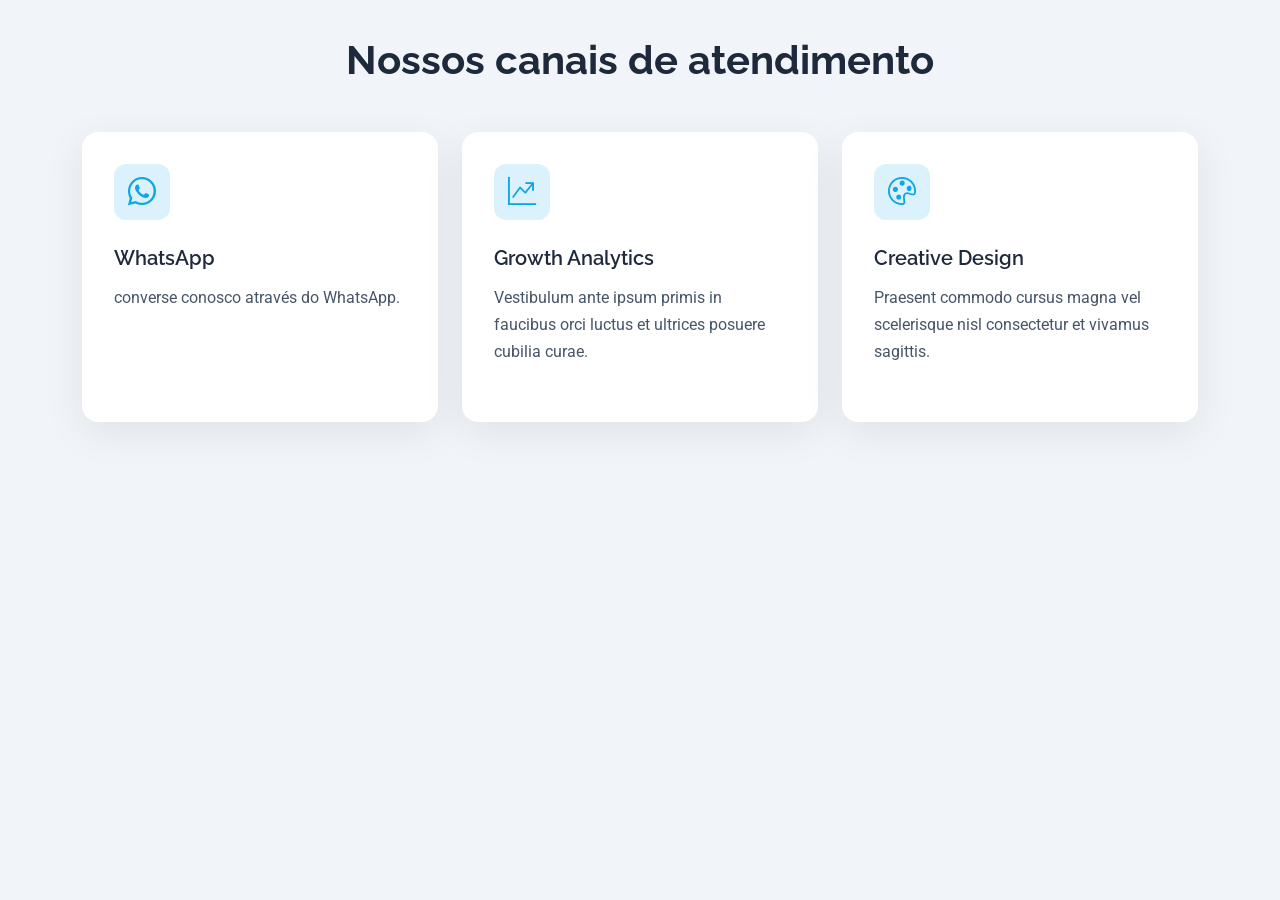
<file: atendimento.html>
<!DOCTYPE html>
<html lang="pt-BR">

<head>
  <meta charset="utf-8">
  <meta content="width=device-width, initial-scale=1.0" name="viewport">
  <title>Clínica Template</title>
  <meta name="description" content="">
  <meta name="keywords" content="">

  <!-- Favicons -->
  <link href="assets/img/favicon.png" rel="icon">
  <link href="assets/img/apple-touch-icon.png" rel="apple-touch-icon">

  <!-- Fonts -->
  <link href="https://fonts.googleapis.com" rel="preconnect">
  <link href="https://fonts.gstatic.com" rel="preconnect" crossorigin>
  <link href="https://fonts.googleapis.com/css2?family=Roboto:ital,wght@0,100;0,300;0,400;0,500;0,700;0,900;1,100;1,300;1,400;1,500;1,700;1,900&family=Lato:ital,wght@0,100;0,300;0,400;0,700;0,900;1,100;1,300;1,400;1,700;1,900&family=Raleway:ital,wght@0,100;0,200;0,300;0,400;0,500;0,600;0,700;0,800;0,900;1,100;1,200;1,300;1,400;1,500;1,600;1,700;1,800;1,900&display=swap" rel="stylesheet">

  <!-- Vendor CSS Files -->
  <link href="assets/vendor/bootstrap/css/bootstrap.min.css" rel="stylesheet">
  <link href="assets/vendor/bootstrap-icons/bootstrap-icons.css" rel="stylesheet">
  <link href="assets/vendor/aos/aos.css" rel="stylesheet">
  <link href="assets/vendor/glightbox/css/glightbox.min.css" rel="stylesheet">
  <link href="assets/vendor/swiper/swiper-bundle.min.css" rel="stylesheet">

  <!-- Main CSS File -->
  <link href="assets/css/main.css" rel="stylesheet">

  <!-- =======================================================
  * Template Name: Orbit
  * Template URL: https://bootstrapmade.com/orbit-bootstrap-template/
  * Updated: Jan 13 2026 with Bootstrap v5.3.8
  * Author: BootstrapMade.com
  * License: https://bootstrapmade.com/license/
  ======================================================== -->
</head>

<body class="starter-page-page">

  <main class="main">

    <!-- Page Title -->
    <div class="page-title pb-0">
      <div class="title-wrapper">
        <h1>Nossos canais de atendimento</h1>
        <!-- <p>Abaixo nossos principais canais de atendimento.</p> -->
      </div>
    </div><!-- End Page Title -->

    <!-- Services Section -->
    <section id="services" class="services section pt-3">

      <div class="container" data-aos="fade-up" data-aos-delay="100">

        <div class="row g-4">

          <!-- Service Card 1 -->
          <div class="col-lg-4 col-md-6" data-aos="fade-up" data-aos-delay="100">
            <div class="service-card">
              <div class="icon-wrapper">
                <i class="bi bi-whatsapp"></i>
              </div>
              <h3>WhatsApp</h3>
              <p>converse conosco através do WhatsApp.</p>
              <a href="#" class="service-link">
                <span>(51)93618-5166)</span>
                <i class="bi bi-arrow-right"></i>
              </a>
            </div>
          </div><!-- End Service Card -->

          <!-- Service Card 2 -->
          <div class="col-lg-4 col-md-6" data-aos="fade-up" data-aos-delay="200">
            <div class="service-card">
              <div class="icon-wrapper">
                <i class="bi bi-graph-up-arrow"></i>
              </div>
              <h3>Growth Analytics</h3>
              <p>Vestibulum ante ipsum primis in faucibus orci luctus et ultrices posuere cubilia curae.</p>
              <a href="service-details.html" class="service-link">
                <span>Discover More</span>
                <i class="bi bi-arrow-right"></i>
              </a>
            </div>
          </div><!-- End Service Card -->

          <!-- Service Card 3 - Featured -->
          <div class="col-lg-4 col-md-6" data-aos="fade-up" data-aos-delay="300">
            <div class="service-card">
              <div class="featured-badge">
                <i class="bi bi-star-fill"></i>
                <span>Popular</span>
              </div>
              <div class="icon-wrapper">
                <i class="bi bi-palette"></i>
              </div>
              <h3>Creative Design</h3>
              <p>Praesent commodo cursus magna vel scelerisque nisl consectetur et vivamus sagittis.</p>
              <a href="service-details.html" class="service-link">
                <span>Discover More</span>
                <i class="bi bi-arrow-right"></i>
              </a>
            </div>
          </div><!-- End Service Card -->

        </div>

      </div>

    </section><!-- /Services Section -->

  </main>


  <!-- Scroll Top -->
  <a href="#" id="scroll-top" class="scroll-top d-flex align-items-center justify-content-center"><i class="bi bi-arrow-up-short"></i></a>

  <!-- Preloader -->
  <div id="preloader"></div>

  <!-- Vendor JS Files -->
  <script src="assets/vendor/bootstrap/js/bootstrap.bundle.min.js"></script>
  <script src="assets/vendor/php-email-form/validate.js"></script>
  <script src="assets/vendor/aos/aos.js"></script>
  <script src="assets/vendor/glightbox/js/glightbox.min.js"></script>
  <script src="assets/vendor/imagesloaded/imagesloaded.pkgd.min.js"></script>
  <script src="assets/vendor/isotope-layout/isotope.pkgd.min.js"></script>
  <script src="assets/vendor/purecounter/purecounter_vanilla.js"></script>
  <script src="assets/vendor/swiper/swiper-bundle.min.js"></script>

  <!-- Main JS File -->
  <script src="assets/js/main.js"></script>

</body>

</html>
</file>
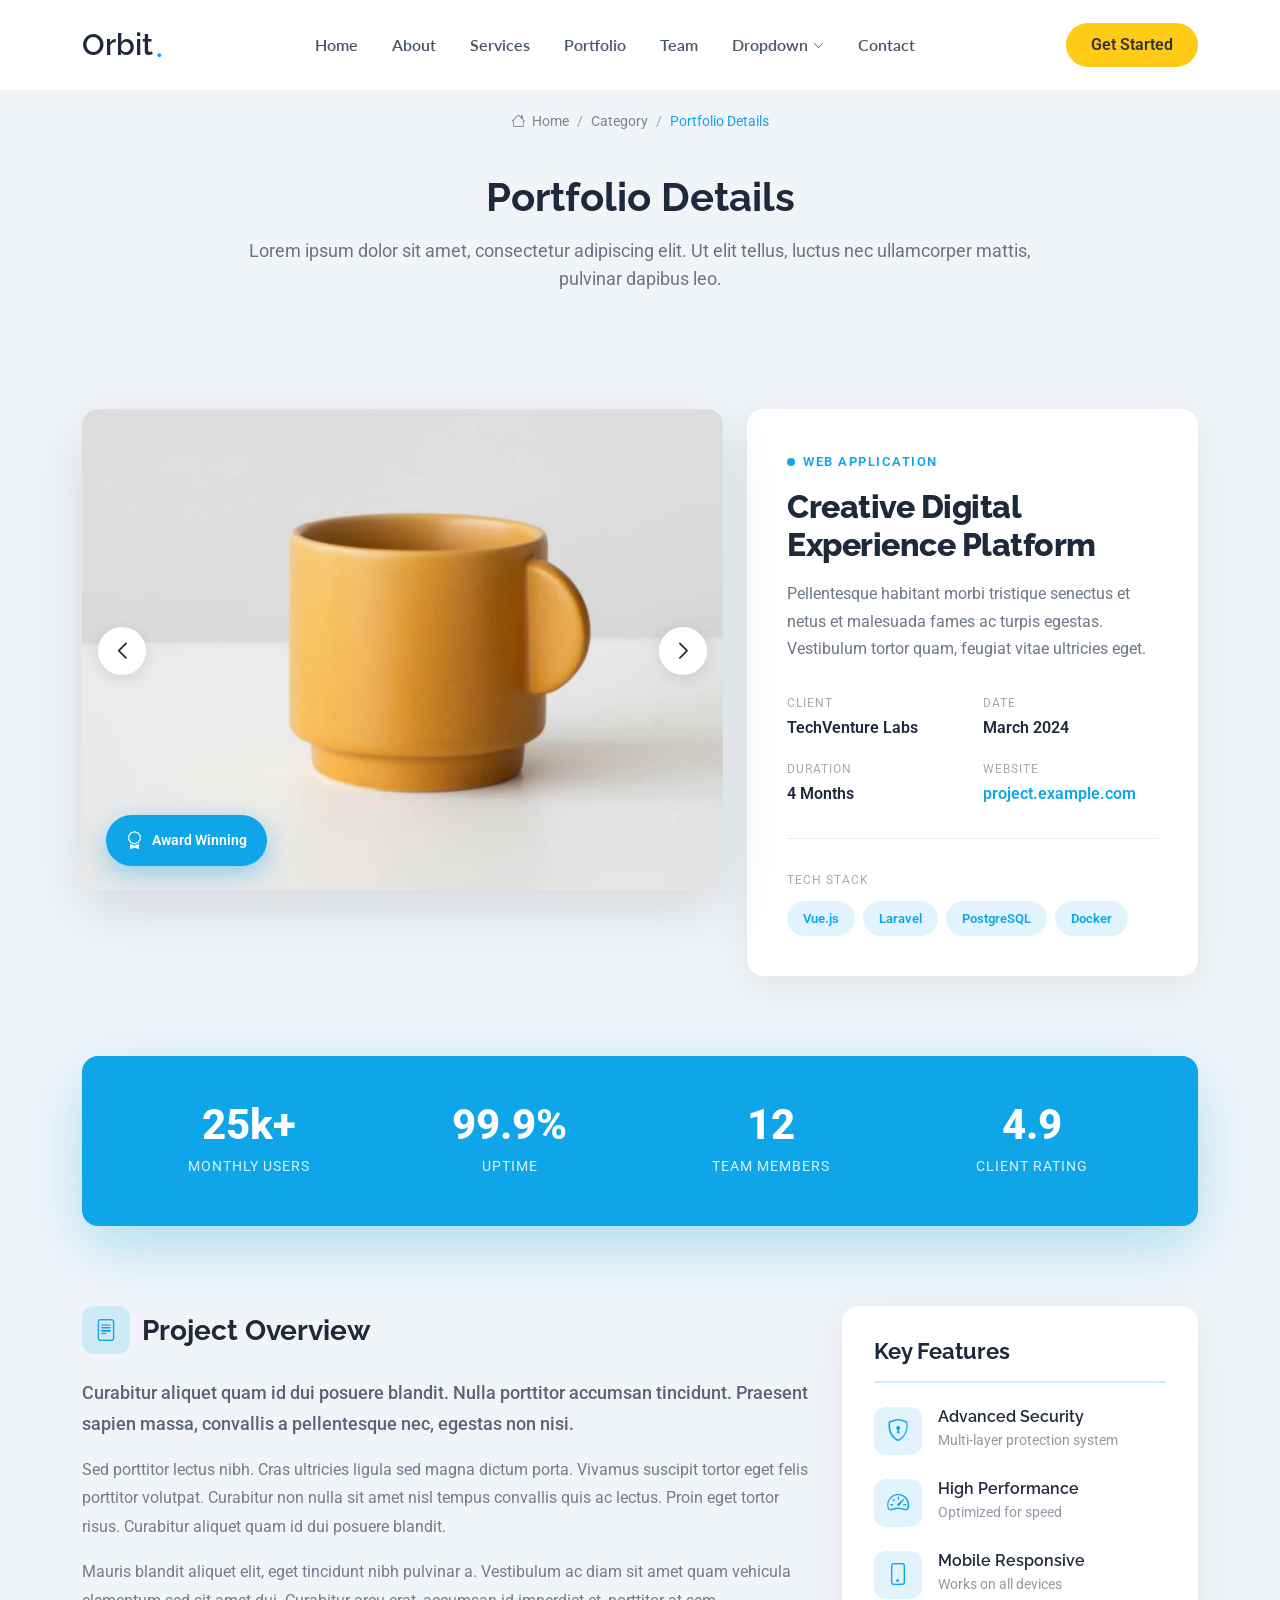
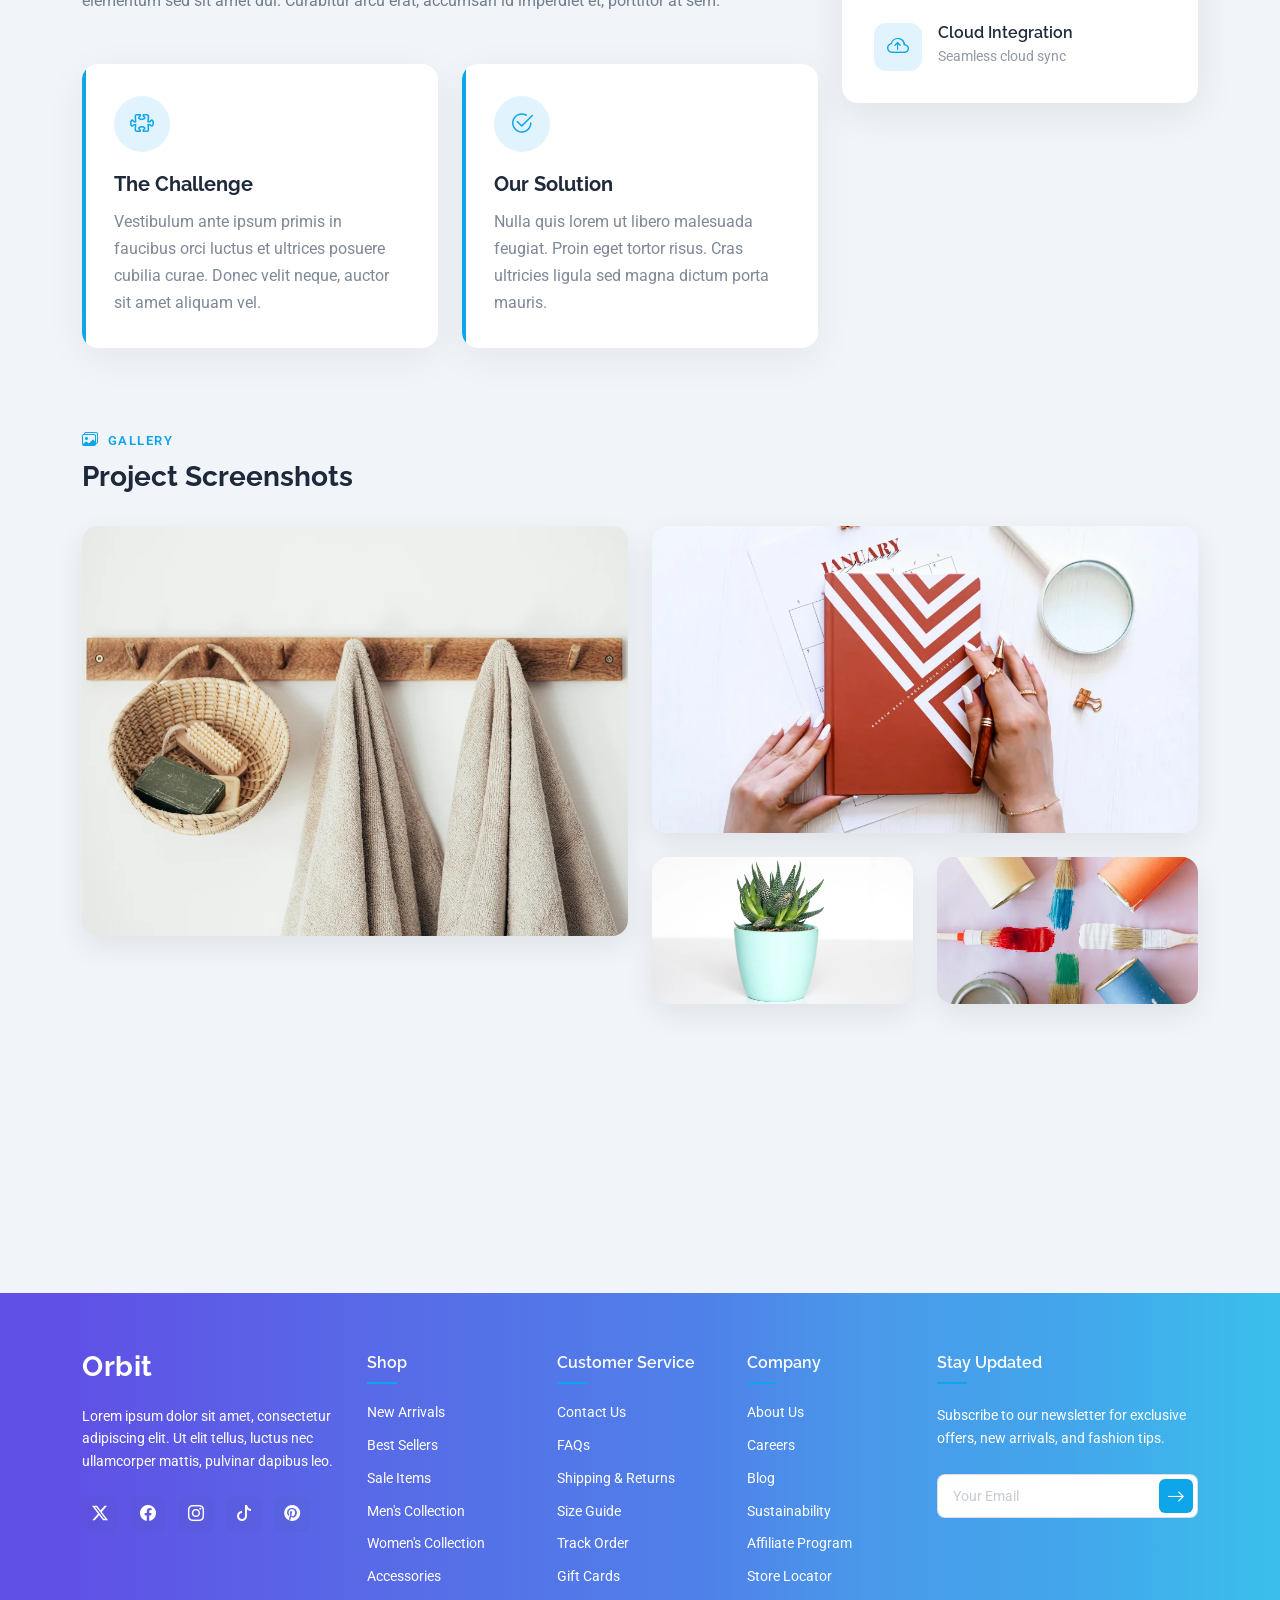
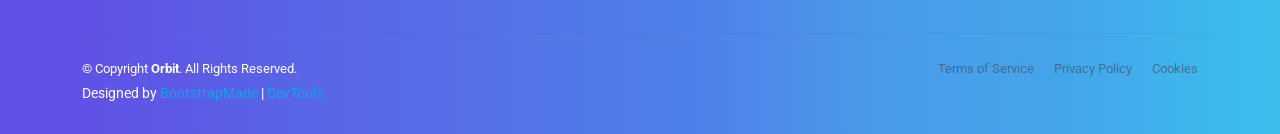
<file: portfolio-details.html>
<!DOCTYPE html>
<html lang="en">

<head>
  <meta charset="utf-8">
  <meta content="width=device-width, initial-scale=1.0" name="viewport">
  <title>Portfolio Details - Orbit Bootstrap Template</title>
  <meta name="description" content="">
  <meta name="keywords" content="">

  <!-- Favicons -->
  <link href="assets/img/favicon.png" rel="icon">
  <link href="assets/img/apple-touch-icon.png" rel="apple-touch-icon">

  <!-- Fonts -->
  <link href="https://fonts.googleapis.com" rel="preconnect">
  <link href="https://fonts.gstatic.com" rel="preconnect" crossorigin>
  <link href="https://fonts.googleapis.com/css2?family=Roboto:ital,wght@0,100;0,300;0,400;0,500;0,700;0,900;1,100;1,300;1,400;1,500;1,700;1,900&family=Lato:ital,wght@0,100;0,300;0,400;0,700;0,900;1,100;1,300;1,400;1,700;1,900&family=Raleway:ital,wght@0,100;0,200;0,300;0,400;0,500;0,600;0,700;0,800;0,900;1,100;1,200;1,300;1,400;1,500;1,600;1,700;1,800;1,900&display=swap" rel="stylesheet">

  <!-- Vendor CSS Files -->
  <link href="assets/vendor/bootstrap/css/bootstrap.min.css" rel="stylesheet">
  <link href="assets/vendor/bootstrap-icons/bootstrap-icons.css" rel="stylesheet">
  <link href="assets/vendor/aos/aos.css" rel="stylesheet">
  <link href="assets/vendor/glightbox/css/glightbox.min.css" rel="stylesheet">
  <link href="assets/vendor/swiper/swiper-bundle.min.css" rel="stylesheet">

  <!-- Main CSS File -->
  <link href="assets/css/main.css" rel="stylesheet">

  <!-- =======================================================
  * Template Name: Orbit
  * Template URL: https://bootstrapmade.com/orbit-bootstrap-template/
  * Updated: Jan 13 2026 with Bootstrap v5.3.8
  * Author: BootstrapMade.com
  * License: https://bootstrapmade.com/license/
  ======================================================== -->
</head>

<body class="portfolio-details-page">

  <header id="header" class="header d-flex align-items-center sticky-top">
    <div class="container position-relative d-flex align-items-center justify-content-between">

      <a href="index.html" class="logo d-flex align-items-center me-auto me-xl-0">
        <!-- Uncomment the line below if you also wish to use an image logo -->
        <!-- <img src="assets/img/logo.webp" alt=""> -->
        <h1 class="sitename">Orbit</h1><span>.</span>
      </a>

      <nav id="navmenu" class="navmenu">
        <ul>
          <li><a href="#hero">Home</a></li>
          <li><a href="#about">About</a></li>
          <li><a href="#services">Services</a></li>
          <li><a href="#portfolio">Portfolio</a></li>
          <li><a href="#team">Team</a></li>
          <li class="dropdown"><a href="#"><span>Dropdown</span> <i class="bi bi-chevron-down toggle-dropdown"></i></a>
            <ul>
              <li><a href="#">Dropdown 1</a></li>
              <li class="dropdown"><a href="#"><span>Deep Dropdown</span> <i class="bi bi-chevron-down toggle-dropdown"></i></a>
                <ul>
                  <li><a href="#">Deep Dropdown 1</a></li>
                  <li><a href="#">Deep Dropdown 2</a></li>
                  <li><a href="#">Deep Dropdown 3</a></li>
                  <li><a href="#">Deep Dropdown 4</a></li>
                  <li><a href="#">Deep Dropdown 5</a></li>
                </ul>
              </li>
              <li><a href="#">Dropdown 2</a></li>
              <li><a href="#">Dropdown 3</a></li>
              <li><a href="#">Dropdown 4</a></li>
            </ul>
          </li>
          <li><a href="#contact">Contact</a></li>
        </ul>
        <i class="mobile-nav-toggle d-xl-none bi bi-list"></i>
      </nav>

      <a class="btn-getstarted" href="index.html#about">Get Started</a>

    </div>
  </header>

  <main class="main">

    <!-- Page Title -->
    <div class="page-title">
      <div class="breadcrumbs">
        <nav aria-label="breadcrumb">
          <ol class="breadcrumb">
            <li class="breadcrumb-item"><a href="#"><i class="bi bi-house"></i> Home</a></li>
            <li class="breadcrumb-item"><a href="#">Category</a></li>
            <li class="breadcrumb-item active current">Portfolio Details</li>
          </ol>
        </nav>
      </div>

      <div class="title-wrapper">
        <h1>Portfolio Details</h1>
        <p>Lorem ipsum dolor sit amet, consectetur adipiscing elit. Ut elit tellus, luctus nec ullamcorper mattis, pulvinar dapibus leo.</p>
      </div>
    </div><!-- End Page Title -->

    <!-- Portfolio Details Section -->
    <section id="portfolio-details" class="portfolio-details section">

      <div class="container" data-aos="fade-up" data-aos-delay="100">

        <div class="row gy-5">
          <div class="col-lg-7" data-aos="fade-right" data-aos-delay="100">
            <div class="hero-image-wrapper">
              <div class="portfolio-slider swiper init-swiper">
                <script type="application/json" class="swiper-config">
                  {
                    "loop": true,
                    "speed": 700,
                    "autoplay": {
                      "delay": 4500
                    },
                    "effect": "slide",
                    "slidesPerView": 1,
                    "navigation": {
                      "nextEl": ".swiper-button-next",
                      "prevEl": ".swiper-button-prev"
                    }
                  }
                </script>
                <div class="swiper-wrapper">
                  <div class="swiper-slide">
                    <img src="assets/img/portfolio/portfolio-5.webp" alt="Project Showcase" class="img-fluid">
                  </div>
                  <div class="swiper-slide">
                    <img src="assets/img/portfolio/portfolio-7.webp" alt="Project Showcase" class="img-fluid">
                  </div>
                  <div class="swiper-slide">
                    <img src="assets/img/portfolio/portfolio-8.webp" alt="Project Showcase" class="img-fluid">
                  </div>
                </div>
                <div class="swiper-button-prev"></div>
                <div class="swiper-button-next"></div>
              </div>
              <div class="floating-badge">
                <i class="bi bi-award"></i>
                <span>Award Winning</span>
              </div>
            </div>
          </div><!-- End Image Column -->

          <div class="col-lg-5" data-aos="fade-left" data-aos-delay="200">
            <div class="project-info-card">
              <div class="project-category">
                <span class="dot"></span>
                <span>Web Application</span>
              </div>
              <h1 class="project-title">Creative Digital Experience Platform</h1>
              <p class="project-excerpt">Pellentesque habitant morbi tristique senectus et netus et malesuada fames ac turpis egestas. Vestibulum tortor quam, feugiat vitae ultricies eget.</p>

              <div class="meta-grid">
                <div class="meta-item">
                  <span class="meta-label">Client</span>
                  <span class="meta-value">TechVenture Labs</span>
                </div>
                <div class="meta-item">
                  <span class="meta-label">Date</span>
                  <span class="meta-value">March 2024</span>
                </div>
                <div class="meta-item">
                  <span class="meta-label">Duration</span>
                  <span class="meta-value">4 Months</span>
                </div>
                <div class="meta-item">
                  <span class="meta-label">Website</span>
                  <a href="#" class="meta-value meta-link">project.example.com</a>
                </div>
              </div>

              <div class="tech-stack">
                <span class="tech-label">Tech Stack</span>
                <div class="tech-icons">
                  <span class="tech-badge">Vue.js</span>
                  <span class="tech-badge">Laravel</span>
                  <span class="tech-badge">PostgreSQL</span>
                  <span class="tech-badge">Docker</span>
                </div>
              </div>
            </div>
          </div><!-- End Info Column -->
        </div>

        <div class="stats-ribbon" data-aos="fade-up" data-aos-delay="300">
          <div class="stat-box">
            <span class="stat-number">25k+</span>
            <span class="stat-text">Monthly Users</span>
          </div>
          <div class="stat-box">
            <span class="stat-number">99.9%</span>
            <span class="stat-text">Uptime</span>
          </div>
          <div class="stat-box">
            <span class="stat-number">12</span>
            <span class="stat-text">Team Members</span>
          </div>
          <div class="stat-box">
            <span class="stat-number">4.9</span>
            <span class="stat-text">Client Rating</span>
          </div>
        </div>

        <div class="content-sections">
          <div class="row gy-5">
            <div class="col-lg-8" data-aos="fade-up" data-aos-delay="100">
              <div class="content-block">
                <div class="block-header">
                  <span class="block-icon"><i class="bi bi-file-text"></i></span>
                  <h3>Project Overview</h3>
                </div>
                <p class="lead-text">Curabitur aliquet quam id dui posuere blandit. Nulla porttitor accumsan tincidunt. Praesent sapien massa, convallis a pellentesque nec, egestas non nisi.</p>
                <p>Sed porttitor lectus nibh. Cras ultricies ligula sed magna dictum porta. Vivamus suscipit tortor eget felis porttitor volutpat. Curabitur non nulla sit amet nisl tempus convallis quis ac lectus. Proin eget tortor risus. Curabitur aliquet quam id dui posuere blandit.</p>
                <p>Mauris blandit aliquet elit, eget tincidunt nibh pulvinar a. Vestibulum ac diam sit amet quam vehicula elementum sed sit amet dui. Curabitur arcu erat, accumsan id imperdiet et, porttitor at sem.</p>
              </div>

              <div class="challenge-solution" data-aos="fade-up" data-aos-delay="200">
                <div class="row g-4">
                  <div class="col-md-6">
                    <div class="cs-card challenge">
                      <div class="cs-icon">
                        <i class="bi bi-puzzle"></i>
                      </div>
                      <h4>The Challenge</h4>
                      <p>Vestibulum ante ipsum primis in faucibus orci luctus et ultrices posuere cubilia curae. Donec velit neque, auctor sit amet aliquam vel.</p>
                    </div>
                  </div>
                  <div class="col-md-6">
                    <div class="cs-card solution">
                      <div class="cs-icon">
                        <i class="bi bi-check2-circle"></i>
                      </div>
                      <h4>Our Solution</h4>
                      <p>Nulla quis lorem ut libero malesuada feugiat. Proin eget tortor risus. Cras ultricies ligula sed magna dictum porta mauris.</p>
                    </div>
                  </div>
                </div>
              </div>
            </div><!-- End Main Content Column -->

            <div class="col-lg-4" data-aos="fade-up" data-aos-delay="200">
              <div class="features-sidebar">
                <h3 class="sidebar-title">Key Features</h3>
                <div class="feature-list">
                  <div class="feature-item">
                    <div class="feature-icon">
                      <i class="bi bi-shield-lock"></i>
                    </div>
                    <div class="feature-content">
                      <h5>Advanced Security</h5>
                      <p>Multi-layer protection system</p>
                    </div>
                  </div>
                  <div class="feature-item">
                    <div class="feature-icon">
                      <i class="bi bi-speedometer2"></i>
                    </div>
                    <div class="feature-content">
                      <h5>High Performance</h5>
                      <p>Optimized for speed</p>
                    </div>
                  </div>
                  <div class="feature-item">
                    <div class="feature-icon">
                      <i class="bi bi-phone"></i>
                    </div>
                    <div class="feature-content">
                      <h5>Mobile Responsive</h5>
                      <p>Works on all devices</p>
                    </div>
                  </div>
                  <div class="feature-item">
                    <div class="feature-icon">
                      <i class="bi bi-cloud-arrow-up"></i>
                    </div>
                    <div class="feature-content">
                      <h5>Cloud Integration</h5>
                      <p>Seamless cloud sync</p>
                    </div>
                  </div>
                </div>
              </div>
            </div><!-- End Sidebar Column -->
          </div>
        </div>

        <div class="gallery-section" data-aos="fade-up" data-aos-delay="100">
          <div class="gallery-header">
            <span class="section-label"><i class="bi bi-images"></i> Gallery</span>
            <h3>Project Screenshots</h3>
          </div>
          <div class="row g-4">
            <div class="col-md-6">
              <div class="gallery-card large">
                <a href="assets/img/portfolio/portfolio-11.webp" class="glightbox">
                  <img src="assets/img/portfolio/portfolio-11.webp" alt="Project Screenshot" class="img-fluid" loading="lazy">
                  <div class="gallery-overlay">
                    <i class="bi bi-zoom-in"></i>
                  </div>
                </a>
              </div>
            </div>
            <div class="col-md-6">
              <div class="row g-4">
                <div class="col-12">
                  <div class="gallery-card">
                    <a href="assets/img/portfolio/portfolio-12.webp" class="glightbox">
                      <img src="assets/img/portfolio/portfolio-12.webp" alt="Project Screenshot" class="img-fluid" loading="lazy">
                      <div class="gallery-overlay">
                        <i class="bi bi-zoom-in"></i>
                      </div>
                    </a>
                  </div>
                </div>
                <div class="col-6">
                  <div class="gallery-card">
                    <a href="assets/img/portfolio/portfolio-2.webp" class="glightbox">
                      <img src="assets/img/portfolio/portfolio-2.webp" alt="Project Screenshot" class="img-fluid" loading="lazy">
                      <div class="gallery-overlay">
                        <i class="bi bi-zoom-in"></i>
                      </div>
                    </a>
                  </div>
                </div>
                <div class="col-6">
                  <div class="gallery-card">
                    <a href="assets/img/portfolio/portfolio-3.webp" class="glightbox">
                      <img src="assets/img/portfolio/portfolio-3.webp" alt="Project Screenshot" class="img-fluid" loading="lazy">
                      <div class="gallery-overlay">
                        <i class="bi bi-zoom-in"></i>
                      </div>
                    </a>
                  </div>
                </div>
              </div>
            </div>
          </div>
        </div>

        <div class="navigation-bar" data-aos="fade-up" data-aos-delay="100">
          <a href="#" class="nav-link prev">
            <span class="nav-icon"><i class="bi bi-arrow-left-short"></i></span>
            <span class="nav-text">Previous Work</span>
          </a>
          <a href="#" class="nav-link center">
            <span class="nav-icon"><i class="bi bi-grid-3x3-gap"></i></span>
            <span class="nav-text">View All</span>
          </a>
          <a href="#" class="nav-link next">
            <span class="nav-text">Next Work</span>
            <span class="nav-icon"><i class="bi bi-arrow-right-short"></i></span>
          </a>
        </div>

      </div>

    </section><!-- /Portfolio Details Section -->

  </main>

  <footer id="footer" class="footer light-background">

    <div class="container footer-top">
      <div class="row gy-4">
        <div class="col-lg-3 col-md-6 footer-info">
          <a href="index.html" class="logo d-flex align-items-center mb-4">
            <span class="sitename">Orbit</span>
          </a>
          <p>Lorem ipsum dolor sit amet, consectetur adipiscing elit. Ut elit tellus, luctus nec ullamcorper mattis, pulvinar dapibus leo.</p>

          <div class="social-links d-flex mt-4">
            <a href="#" aria-label="Twitter"><i class="bi bi-twitter-x"></i></a>
            <a href="#" aria-label="Facebook"><i class="bi bi-facebook"></i></a>
            <a href="#" aria-label="Instagram"><i class="bi bi-instagram"></i></a>
            <a href="#" aria-label="TikTok"><i class="bi bi-tiktok"></i></a>
            <a href="#" aria-label="Pinterest"><i class="bi bi-pinterest"></i></a>
          </div>
        </div>

        <div class="col-lg-2 col-md-6 footer-links">
          <h4>Shop</h4>
          <ul>
            <li><a href="category.html">New Arrivals</a></li>
            <li><a href="category.html">Best Sellers</a></li>
            <li><a href="category.html">Sale Items</a></li>
            <li><a href="category.html">Men's Collection</a></li>
            <li><a href="category.html">Women's Collection</a></li>
            <li><a href="category.html">Accessories</a></li>
          </ul>
        </div>

        <div class="col-lg-2 col-md-6 footer-links">
          <h4>Customer Service</h4>
          <ul>
            <li><a href="contact.html">Contact Us</a></li>
            <li><a href="faq.html">FAQs</a></li>
            <li><a href="shiping-info.html">Shipping &amp; Returns</a></li>
            <li><a href="#">Size Guide</a></li>
            <li><a href="account.html">Track Order</a></li>
            <li><a href="#">Gift Cards</a></li>
          </ul>
        </div>

        <div class="col-lg-2 col-md-6 footer-links">
          <h4>Company</h4>
          <ul>
            <li><a href="about.html">About Us</a></li>
            <li><a href="about.html">Careers</a></li>
            <li><a href="blog.html">Blog</a></li>
            <li><a href="about.html">Sustainability</a></li>
            <li><a href="about.html">Affiliate Program</a></li>
            <li><a href="about.html">Store Locator</a></li>
          </ul>
        </div>

        <div class="col-lg-3 col-md-6">
          <div class="footer-newsletter">
            <h4>Stay Updated</h4>
            <p>Subscribe to our newsletter for exclusive offers, new arrivals, and fashion tips.</p>
            <form action="forms/newsletter.php" method="post" class="php-email-form">
              <div class="position-relative">
                <input type="email" name="email" placeholder="Your Email" required="">
                <button type="submit" class="btn-subscribe"><i class="bi bi-arrow-right"></i></button>
              </div>
              <div class="loading">Loading</div>
              <div class="error-message"></div>
              <div class="sent-message">Your subscription request has been sent. Thank you!</div>
            </form>
          </div>
        </div>
      </div>
    </div>

    <div class="container footer-bottom">
      <div class="row gy-3">
        <div class="col-md-6 order-2 order-md-1">
          <div class="copyright">
            <p>© <span>Copyright</span> <strong class="sitename">Orbit</strong>. All Rights Reserved.</p>
          </div>
          <div class="credits">
            <!-- All the links in the footer should remain intact. -->
            <!-- You can delete the links only if you've purchased the pro version. -->
            <!-- Licensing information: https://bootstrapmade.com/license/ -->
            <!-- Purchase the pro version with working PHP/AJAX contact form: [buy-url] -->
            Designed by <a href="https://bootstrapmade.com/">BootstrapMade</a> | <a href="https://bootstrapmade.com/tools/">DevTools</a>
          </div>
        </div>
        <div class="col-md-6 order-1 order-md-2">
          <div class="legal-links">
            <a href="tos.html">Terms of Service</a>
            <a href="privacy.html">Privacy Policy</a>
            <a href="privacy.html">Cookies</a>
          </div>
        </div>
      </div>
    </div>

  </footer>

  <!-- Scroll Top -->
  <a href="#" id="scroll-top" class="scroll-top d-flex align-items-center justify-content-center"><i class="bi bi-arrow-up-short"></i></a>

  <!-- Preloader -->
  <div id="preloader"></div>

  <!-- Vendor JS Files -->
  <script src="assets/vendor/bootstrap/js/bootstrap.bundle.min.js"></script>
  <script src="assets/vendor/php-email-form/validate.js"></script>
  <script src="assets/vendor/aos/aos.js"></script>
  <script src="assets/vendor/glightbox/js/glightbox.min.js"></script>
  <script src="assets/vendor/imagesloaded/imagesloaded.pkgd.min.js"></script>
  <script src="assets/vendor/isotope-layout/isotope.pkgd.min.js"></script>
  <script src="assets/vendor/purecounter/purecounter_vanilla.js"></script>
  <script src="assets/vendor/swiper/swiper-bundle.min.js"></script>

  <!-- Main JS File -->
  <script src="assets/js/main.js"></script>

</body>

</html>
</file>
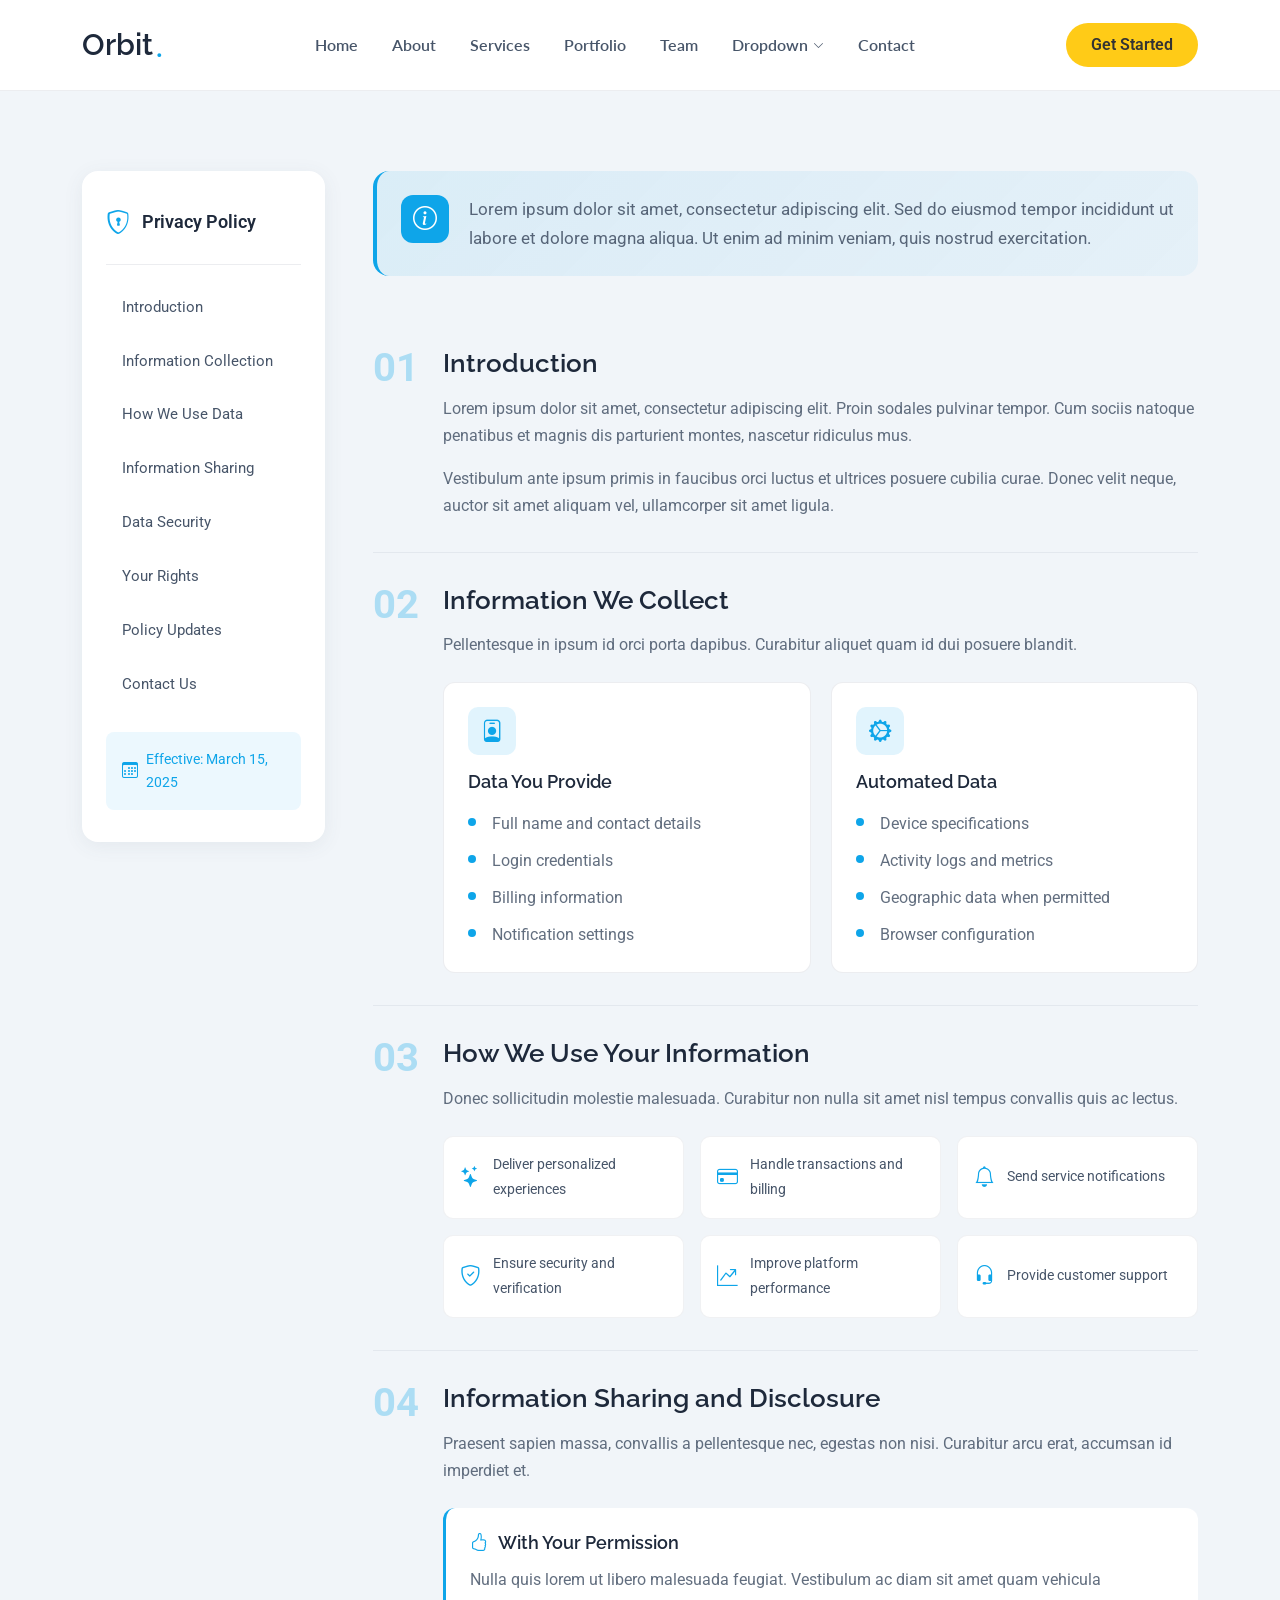
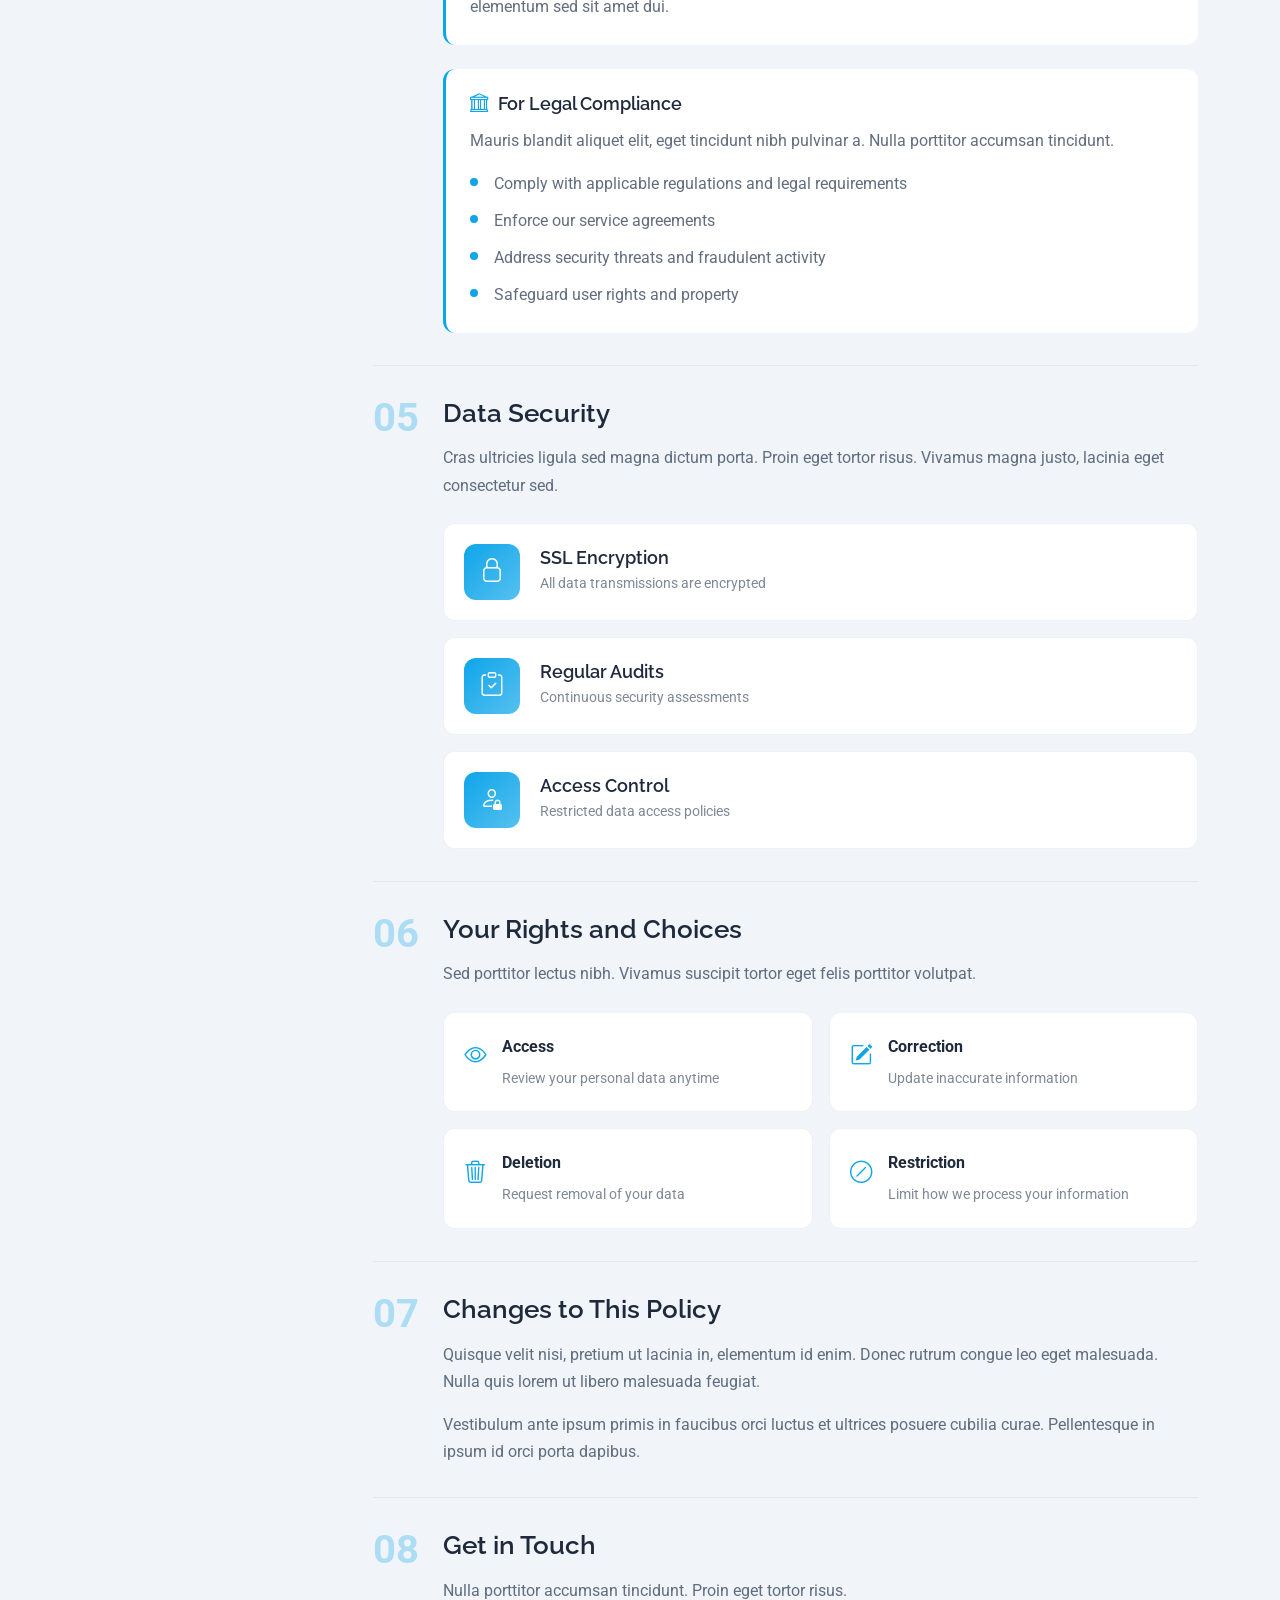
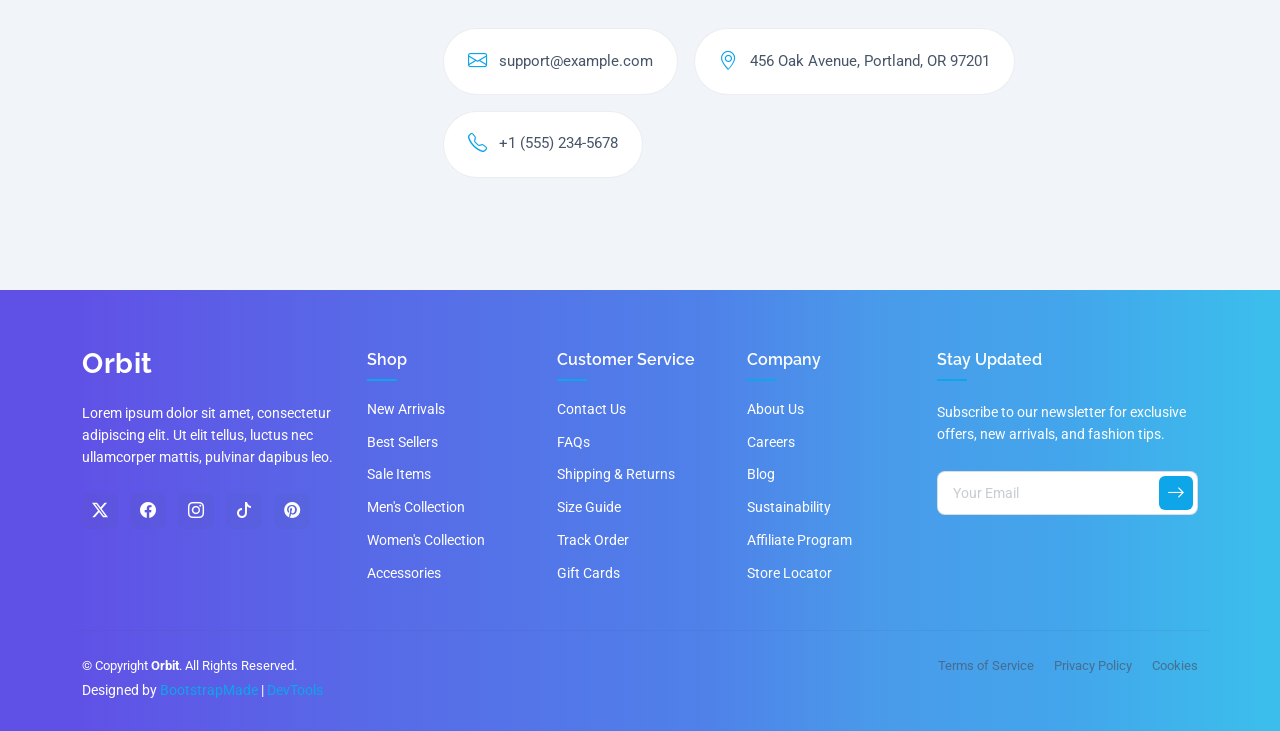
<file: privacy.html>
<!DOCTYPE html>
<html lang="en">

<head>
  <meta charset="utf-8">
  <meta content="width=device-width, initial-scale=1.0" name="viewport">
  <title>Privacy - Orbit Bootstrap Template</title>
  <meta name="description" content="">
  <meta name="keywords" content="">

  <!-- Favicons -->
  <link href="assets/img/favicon.png" rel="icon">
  <link href="assets/img/apple-touch-icon.png" rel="apple-touch-icon">

  <!-- Fonts -->
  <link href="https://fonts.googleapis.com" rel="preconnect">
  <link href="https://fonts.gstatic.com" rel="preconnect" crossorigin>
  <link href="https://fonts.googleapis.com/css2?family=Roboto:ital,wght@0,100;0,300;0,400;0,500;0,700;0,900;1,100;1,300;1,400;1,500;1,700;1,900&family=Lato:ital,wght@0,100;0,300;0,400;0,700;0,900;1,100;1,300;1,400;1,700;1,900&family=Raleway:ital,wght@0,100;0,200;0,300;0,400;0,500;0,600;0,700;0,800;0,900;1,100;1,200;1,300;1,400;1,500;1,600;1,700;1,800;1,900&display=swap" rel="stylesheet">

  <!-- Vendor CSS Files -->
  <link href="assets/vendor/bootstrap/css/bootstrap.min.css" rel="stylesheet">
  <link href="assets/vendor/bootstrap-icons/bootstrap-icons.css" rel="stylesheet">
  <link href="assets/vendor/aos/aos.css" rel="stylesheet">
  <link href="assets/vendor/glightbox/css/glightbox.min.css" rel="stylesheet">
  <link href="assets/vendor/swiper/swiper-bundle.min.css" rel="stylesheet">

  <!-- Main CSS File -->
  <link href="assets/css/main.css" rel="stylesheet">

  <!-- =======================================================
  * Template Name: Orbit
  * Template URL: https://bootstrapmade.com/orbit-bootstrap-template/
  * Updated: Jan 13 2026 with Bootstrap v5.3.8
  * Author: BootstrapMade.com
  * License: https://bootstrapmade.com/license/
  ======================================================== -->
</head>

<body class="privacy-page">

  <header id="header" class="header d-flex align-items-center sticky-top">
    <div class="container position-relative d-flex align-items-center justify-content-between">

      <a href="index.html" class="logo d-flex align-items-center me-auto me-xl-0">
        <!-- Uncomment the line below if you also wish to use an image logo -->
        <!-- <img src="assets/img/logo.webp" alt=""> -->
        <h1 class="sitename">Orbit</h1><span>.</span>
      </a>

      <nav id="navmenu" class="navmenu">
        <ul>
          <li><a href="#hero">Home</a></li>
          <li><a href="#about">About</a></li>
          <li><a href="#services">Services</a></li>
          <li><a href="#portfolio">Portfolio</a></li>
          <li><a href="#team">Team</a></li>
          <li class="dropdown"><a href="#"><span>Dropdown</span> <i class="bi bi-chevron-down toggle-dropdown"></i></a>
            <ul>
              <li><a href="#">Dropdown 1</a></li>
              <li class="dropdown"><a href="#"><span>Deep Dropdown</span> <i class="bi bi-chevron-down toggle-dropdown"></i></a>
                <ul>
                  <li><a href="#">Deep Dropdown 1</a></li>
                  <li><a href="#">Deep Dropdown 2</a></li>
                  <li><a href="#">Deep Dropdown 3</a></li>
                  <li><a href="#">Deep Dropdown 4</a></li>
                  <li><a href="#">Deep Dropdown 5</a></li>
                </ul>
              </li>
              <li><a href="#">Dropdown 2</a></li>
              <li><a href="#">Dropdown 3</a></li>
              <li><a href="#">Dropdown 4</a></li>
            </ul>
          </li>
          <li><a href="#contact">Contact</a></li>
        </ul>
        <i class="mobile-nav-toggle d-xl-none bi bi-list"></i>
      </nav>

      <a class="btn-getstarted" href="index.html#about">Get Started</a>

    </div>
  </header>

  <main class="main">

    <!-- Privacy Section -->
    <section id="privacy" class="privacy section">

      <div class="container" data-aos="fade-up">

        <div class="row g-5">

          <!-- Sidebar Navigation -->
          <div class="col-lg-3" data-aos="fade-right" data-aos-delay="100">
            <div class="sidebar-nav">
              <div class="nav-header">
                <i class="bi bi-shield-lock"></i>
                <span>Privacy Policy</span>
              </div>
              <ul class="nav-links">
                <li><a href="#intro">Introduction</a></li>
                <li><a href="#collection">Information Collection</a></li>
                <li><a href="#usage">How We Use Data</a></li>
                <li><a href="#sharing">Information Sharing</a></li>
                <li><a href="#security">Data Security</a></li>
                <li><a href="#rights">Your Rights</a></li>
                <li><a href="#updates">Policy Updates</a></li>
                <li><a href="#contact">Contact Us</a></li>
              </ul>
              <div class="effective-date">
                <i class="bi bi-calendar3"></i>
                <span>Effective: March 15, 2025</span>
              </div>
            </div>
          </div><!-- End Sidebar Navigation -->

          <!-- Main Content -->
          <div class="col-lg-9" data-aos="fade-left" data-aos-delay="200">

            <div class="policy-intro-card" data-aos="zoom-in" data-aos-delay="250">
              <div class="intro-icon">
                <i class="bi bi-info-circle"></i>
              </div>
              <p>Lorem ipsum dolor sit amet, consectetur adipiscing elit. Sed do eiusmod tempor incididunt ut labore et dolore magna aliqua. Ut enim ad minim veniam, quis nostrud exercitation.</p>
            </div>

            <div class="policy-section" id="intro" data-aos="fade-up" data-aos-delay="100">
              <div class="section-number">01</div>
              <div class="section-content">
                <h2>Introduction</h2>
                <p>Lorem ipsum dolor sit amet, consectetur adipiscing elit. Proin sodales pulvinar tempor. Cum sociis natoque penatibus et magnis dis parturient montes, nascetur ridiculus mus.</p>
                <p>Vestibulum ante ipsum primis in faucibus orci luctus et ultrices posuere cubilia curae. Donec velit neque, auctor sit amet aliquam vel, ullamcorper sit amet ligula.</p>
              </div>
            </div><!-- End Policy Section -->

            <div class="policy-section" id="collection" data-aos="fade-up" data-aos-delay="150">
              <div class="section-number">02</div>
              <div class="section-content">
                <h2>Information We Collect</h2>
                <p>Pellentesque in ipsum id orci porta dapibus. Curabitur aliquet quam id dui posuere blandit.</p>

                <div class="info-cards">
                  <div class="info-card">
                    <div class="card-icon">
                      <i class="bi bi-person-badge"></i>
                    </div>
                    <h4>Data You Provide</h4>
                    <ul>
                      <li>Full name and contact details</li>
                      <li>Login credentials</li>
                      <li>Billing information</li>
                      <li>Notification settings</li>
                    </ul>
                  </div>
                  <div class="info-card">
                    <div class="card-icon">
                      <i class="bi bi-gear-wide-connected"></i>
                    </div>
                    <h4>Automated Data</h4>
                    <ul>
                      <li>Device specifications</li>
                      <li>Activity logs and metrics</li>
                      <li>Geographic data when permitted</li>
                      <li>Browser configuration</li>
                    </ul>
                  </div>
                </div>
              </div>
            </div><!-- End Policy Section -->

            <div class="policy-section" id="usage" data-aos="fade-up" data-aos-delay="200">
              <div class="section-number">03</div>
              <div class="section-content">
                <h2>How We Use Your Information</h2>
                <p>Donec sollicitudin molestie malesuada. Curabitur non nulla sit amet nisl tempus convallis quis ac lectus.</p>
                <div class="usage-grid">
                  <div class="usage-item">
                    <i class="bi bi-stars"></i>
                    <span>Deliver personalized experiences</span>
                  </div>
                  <div class="usage-item">
                    <i class="bi bi-credit-card"></i>
                    <span>Handle transactions and billing</span>
                  </div>
                  <div class="usage-item">
                    <i class="bi bi-bell"></i>
                    <span>Send service notifications</span>
                  </div>
                  <div class="usage-item">
                    <i class="bi bi-shield-check"></i>
                    <span>Ensure security and verification</span>
                  </div>
                  <div class="usage-item">
                    <i class="bi bi-graph-up-arrow"></i>
                    <span>Improve platform performance</span>
                  </div>
                  <div class="usage-item">
                    <i class="bi bi-headset"></i>
                    <span>Provide customer support</span>
                  </div>
                </div>
              </div>
            </div><!-- End Policy Section -->

            <div class="policy-section" id="sharing" data-aos="fade-up" data-aos-delay="250">
              <div class="section-number">04</div>
              <div class="section-content">
                <h2>Information Sharing and Disclosure</h2>
                <p>Praesent sapien massa, convallis a pellentesque nec, egestas non nisi. Curabitur arcu erat, accumsan id imperdiet et.</p>

                <div class="sharing-block">
                  <h4><i class="bi bi-hand-thumbs-up"></i> With Your Permission</h4>
                  <p>Nulla quis lorem ut libero malesuada feugiat. Vestibulum ac diam sit amet quam vehicula elementum sed sit amet dui.</p>
                </div>

                <div class="sharing-block">
                  <h4><i class="bi bi-bank"></i> For Legal Compliance</h4>
                  <p>Mauris blandit aliquet elit, eget tincidunt nibh pulvinar a. Nulla porttitor accumsan tincidunt.</p>
                  <ul>
                    <li>Comply with applicable regulations and legal requirements</li>
                    <li>Enforce our service agreements</li>
                    <li>Address security threats and fraudulent activity</li>
                    <li>Safeguard user rights and property</li>
                  </ul>
                </div>
              </div>
            </div><!-- End Policy Section -->

            <div class="policy-section" id="security" data-aos="fade-up" data-aos-delay="300">
              <div class="section-number">05</div>
              <div class="section-content">
                <h2>Data Security</h2>
                <p>Cras ultricies ligula sed magna dictum porta. Proin eget tortor risus. Vivamus magna justo, lacinia eget consectetur sed.</p>
                <div class="security-features">
                  <div class="security-item">
                    <div class="security-icon">
                      <i class="bi bi-lock"></i>
                    </div>
                    <div class="security-text">
                      <h5>SSL Encryption</h5>
                      <p>All data transmissions are encrypted</p>
                    </div>
                  </div>
                  <div class="security-item">
                    <div class="security-icon">
                      <i class="bi bi-clipboard-check"></i>
                    </div>
                    <div class="security-text">
                      <h5>Regular Audits</h5>
                      <p>Continuous security assessments</p>
                    </div>
                  </div>
                  <div class="security-item">
                    <div class="security-icon">
                      <i class="bi bi-person-lock"></i>
                    </div>
                    <div class="security-text">
                      <h5>Access Control</h5>
                      <p>Restricted data access policies</p>
                    </div>
                  </div>
                </div>
              </div>
            </div><!-- End Policy Section -->

            <div class="policy-section" id="rights" data-aos="fade-up" data-aos-delay="350">
              <div class="section-number">06</div>
              <div class="section-content">
                <h2>Your Rights and Choices</h2>
                <p>Sed porttitor lectus nibh. Vivamus suscipit tortor eget felis porttitor volutpat.</p>
                <div class="rights-list">
                  <div class="right-item">
                    <i class="bi bi-eye"></i>
                    <div>
                      <strong>Access</strong>
                      <span>Review your personal data anytime</span>
                    </div>
                  </div>
                  <div class="right-item">
                    <i class="bi bi-pencil-square"></i>
                    <div>
                      <strong>Correction</strong>
                      <span>Update inaccurate information</span>
                    </div>
                  </div>
                  <div class="right-item">
                    <i class="bi bi-trash3"></i>
                    <div>
                      <strong>Deletion</strong>
                      <span>Request removal of your data</span>
                    </div>
                  </div>
                  <div class="right-item">
                    <i class="bi bi-slash-circle"></i>
                    <div>
                      <strong>Restriction</strong>
                      <span>Limit how we process your information</span>
                    </div>
                  </div>
                </div>
              </div>
            </div><!-- End Policy Section -->

            <div class="policy-section" id="updates" data-aos="fade-up" data-aos-delay="400">
              <div class="section-number">07</div>
              <div class="section-content">
                <h2>Changes to This Policy</h2>
                <p>Quisque velit nisi, pretium ut lacinia in, elementum id enim. Donec rutrum congue leo eget malesuada. Nulla quis lorem ut libero malesuada feugiat.</p>
                <p>Vestibulum ante ipsum primis in faucibus orci luctus et ultrices posuere cubilia curae. Pellentesque in ipsum id orci porta dapibus.</p>
              </div>
            </div><!-- End Policy Section -->

            <div class="policy-section contact-section" id="contact" data-aos="fade-up" data-aos-delay="450">
              <div class="section-number">08</div>
              <div class="section-content">
                <h2>Get in Touch</h2>
                <p>Nulla porttitor accumsan tincidunt. Proin eget tortor risus.</p>
                <div class="contact-cards">
                  <div class="contact-card">
                    <i class="bi bi-envelope"></i>
                    <span>support@example.com</span>
                  </div>
                  <div class="contact-card">
                    <i class="bi bi-geo-alt"></i>
                    <span>456 Oak Avenue, Portland, OR 97201</span>
                  </div>
                  <div class="contact-card">
                    <i class="bi bi-telephone"></i>
                    <span>+1 (555) 234-5678</span>
                  </div>
                </div>
              </div>
            </div><!-- End Policy Section -->

          </div><!-- End Main Content -->

        </div>

      </div>

    </section><!-- /Privacy Section -->

  </main>

  <footer id="footer" class="footer light-background">

    <div class="container footer-top">
      <div class="row gy-4">
        <div class="col-lg-3 col-md-6 footer-info">
          <a href="index.html" class="logo d-flex align-items-center mb-4">
            <span class="sitename">Orbit</span>
          </a>
          <p>Lorem ipsum dolor sit amet, consectetur adipiscing elit. Ut elit tellus, luctus nec ullamcorper mattis, pulvinar dapibus leo.</p>

          <div class="social-links d-flex mt-4">
            <a href="#" aria-label="Twitter"><i class="bi bi-twitter-x"></i></a>
            <a href="#" aria-label="Facebook"><i class="bi bi-facebook"></i></a>
            <a href="#" aria-label="Instagram"><i class="bi bi-instagram"></i></a>
            <a href="#" aria-label="TikTok"><i class="bi bi-tiktok"></i></a>
            <a href="#" aria-label="Pinterest"><i class="bi bi-pinterest"></i></a>
          </div>
        </div>

        <div class="col-lg-2 col-md-6 footer-links">
          <h4>Shop</h4>
          <ul>
            <li><a href="category.html">New Arrivals</a></li>
            <li><a href="category.html">Best Sellers</a></li>
            <li><a href="category.html">Sale Items</a></li>
            <li><a href="category.html">Men's Collection</a></li>
            <li><a href="category.html">Women's Collection</a></li>
            <li><a href="category.html">Accessories</a></li>
          </ul>
        </div>

        <div class="col-lg-2 col-md-6 footer-links">
          <h4>Customer Service</h4>
          <ul>
            <li><a href="contact.html">Contact Us</a></li>
            <li><a href="faq.html">FAQs</a></li>
            <li><a href="shiping-info.html">Shipping &amp; Returns</a></li>
            <li><a href="#">Size Guide</a></li>
            <li><a href="account.html">Track Order</a></li>
            <li><a href="#">Gift Cards</a></li>
          </ul>
        </div>

        <div class="col-lg-2 col-md-6 footer-links">
          <h4>Company</h4>
          <ul>
            <li><a href="about.html">About Us</a></li>
            <li><a href="about.html">Careers</a></li>
            <li><a href="blog.html">Blog</a></li>
            <li><a href="about.html">Sustainability</a></li>
            <li><a href="about.html">Affiliate Program</a></li>
            <li><a href="about.html">Store Locator</a></li>
          </ul>
        </div>

        <div class="col-lg-3 col-md-6">
          <div class="footer-newsletter">
            <h4>Stay Updated</h4>
            <p>Subscribe to our newsletter for exclusive offers, new arrivals, and fashion tips.</p>
            <form action="forms/newsletter.php" method="post" class="php-email-form">
              <div class="position-relative">
                <input type="email" name="email" placeholder="Your Email" required="">
                <button type="submit" class="btn-subscribe"><i class="bi bi-arrow-right"></i></button>
              </div>
              <div class="loading">Loading</div>
              <div class="error-message"></div>
              <div class="sent-message">Your subscription request has been sent. Thank you!</div>
            </form>
          </div>
        </div>
      </div>
    </div>

    <div class="container footer-bottom">
      <div class="row gy-3">
        <div class="col-md-6 order-2 order-md-1">
          <div class="copyright">
            <p>© <span>Copyright</span> <strong class="sitename">Orbit</strong>. All Rights Reserved.</p>
          </div>
          <div class="credits">
            <!-- All the links in the footer should remain intact. -->
            <!-- You can delete the links only if you've purchased the pro version. -->
            <!-- Licensing information: https://bootstrapmade.com/license/ -->
            <!-- Purchase the pro version with working PHP/AJAX contact form: [buy-url] -->
            Designed by <a href="https://bootstrapmade.com/">BootstrapMade</a> | <a href="https://bootstrapmade.com/tools/">DevTools</a>
          </div>
        </div>
        <div class="col-md-6 order-1 order-md-2">
          <div class="legal-links">
            <a href="tos.html">Terms of Service</a>
            <a href="privacy.html">Privacy Policy</a>
            <a href="privacy.html">Cookies</a>
          </div>
        </div>
      </div>
    </div>

  </footer>

  <!-- Scroll Top -->
  <a href="#" id="scroll-top" class="scroll-top d-flex align-items-center justify-content-center"><i class="bi bi-arrow-up-short"></i></a>

  <!-- Preloader -->
  <div id="preloader"></div>

  <!-- Vendor JS Files -->
  <script src="assets/vendor/bootstrap/js/bootstrap.bundle.min.js"></script>
  <script src="assets/vendor/php-email-form/validate.js"></script>
  <script src="assets/vendor/aos/aos.js"></script>
  <script src="assets/vendor/glightbox/js/glightbox.min.js"></script>
  <script src="assets/vendor/imagesloaded/imagesloaded.pkgd.min.js"></script>
  <script src="assets/vendor/isotope-layout/isotope.pkgd.min.js"></script>
  <script src="assets/vendor/purecounter/purecounter_vanilla.js"></script>
  <script src="assets/vendor/swiper/swiper-bundle.min.js"></script>

  <!-- Main JS File -->
  <script src="assets/js/main.js"></script>

</body>

</html>
</file>
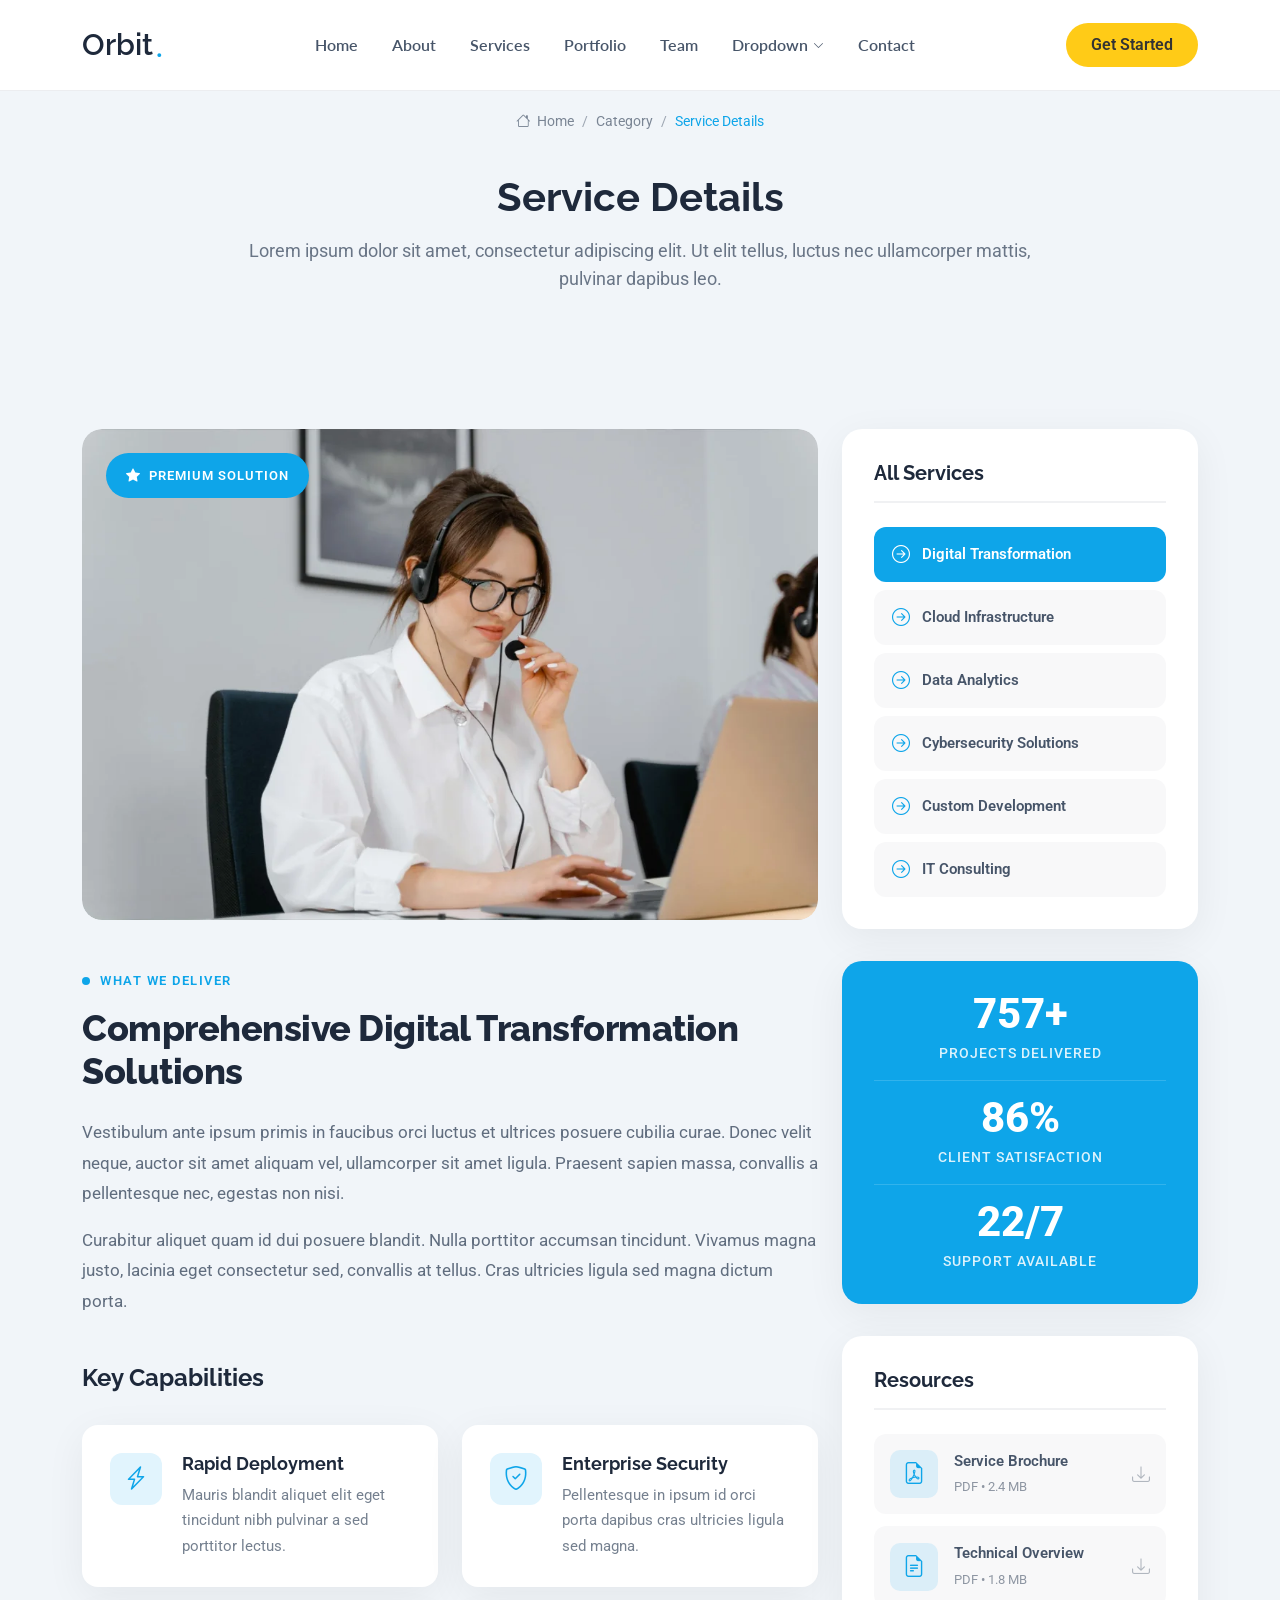
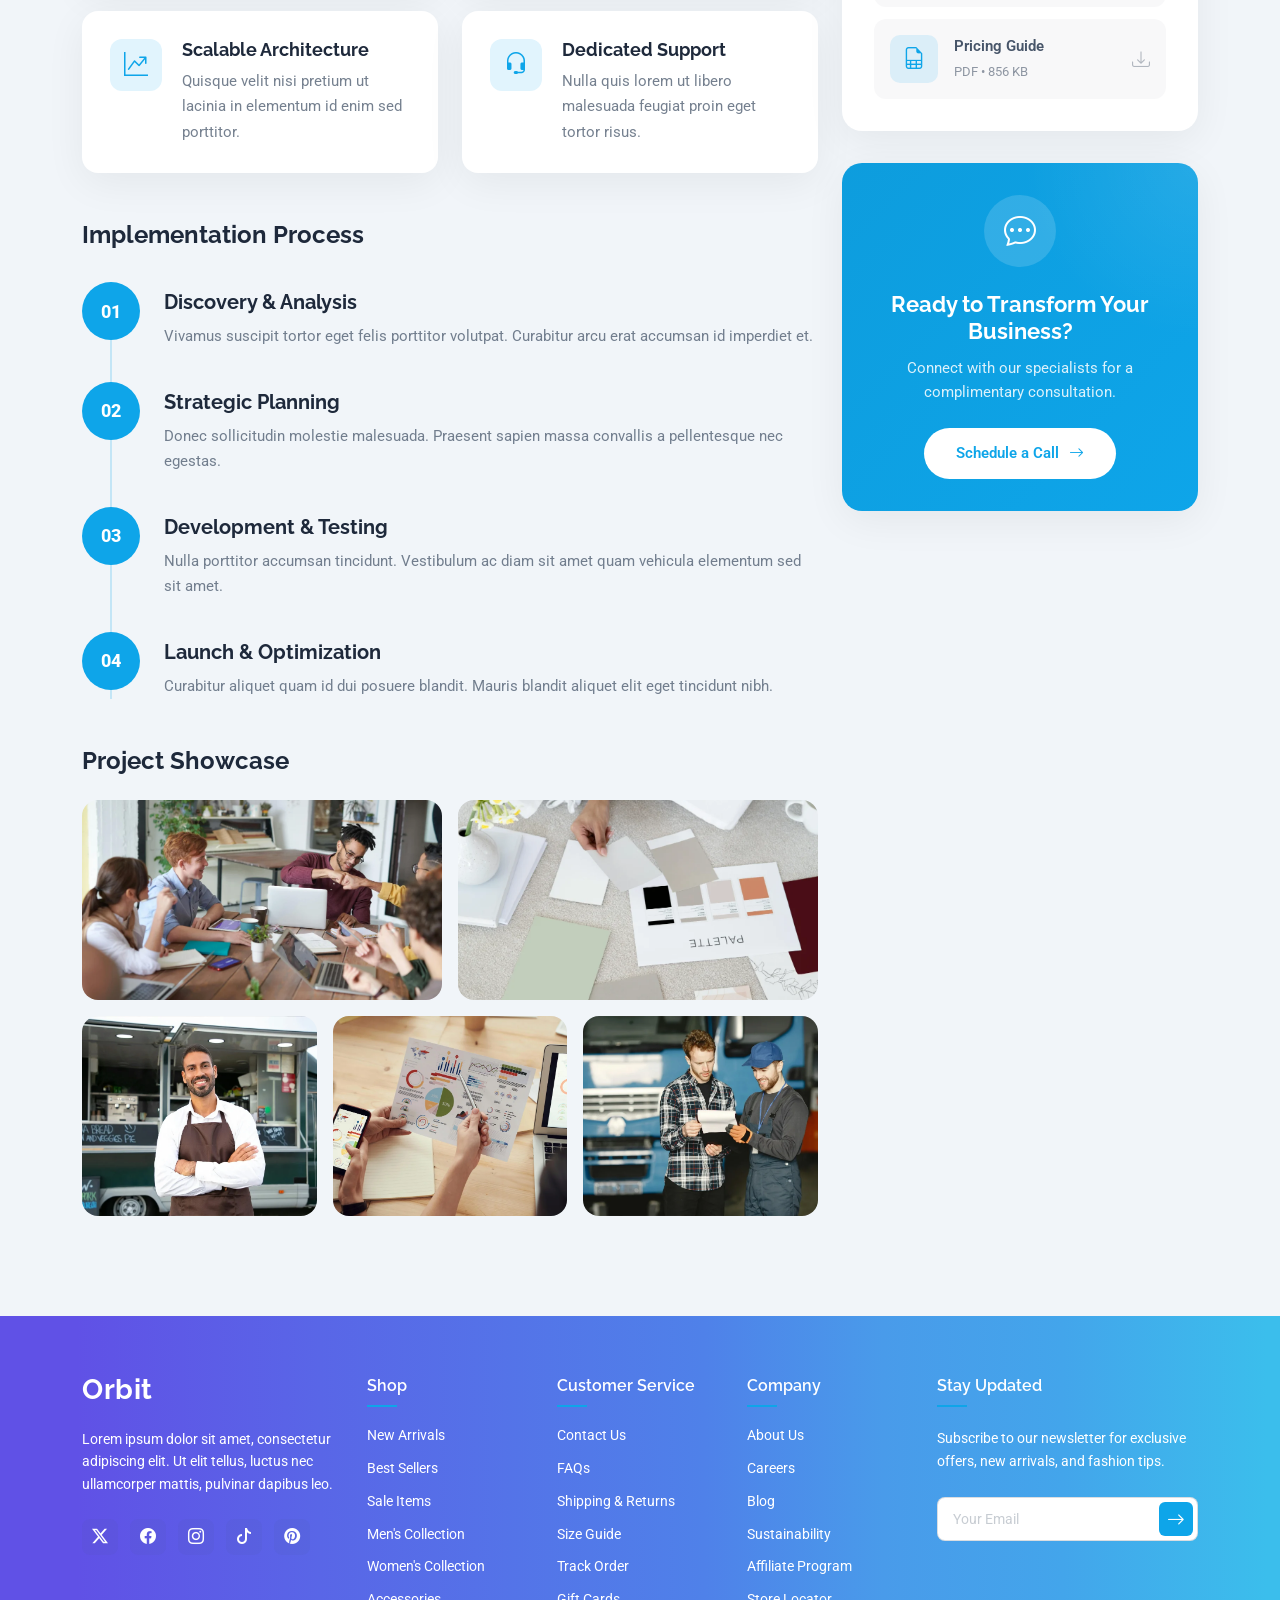
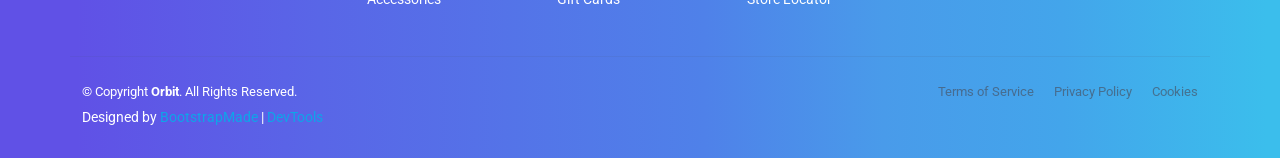
<file: service-details.html>
<!DOCTYPE html>
<html lang="en">

<head>
  <meta charset="utf-8">
  <meta content="width=device-width, initial-scale=1.0" name="viewport">
  <title>Service Details - Orbit Bootstrap Template</title>
  <meta name="description" content="">
  <meta name="keywords" content="">

  <!-- Favicons -->
  <link href="assets/img/favicon.png" rel="icon">
  <link href="assets/img/apple-touch-icon.png" rel="apple-touch-icon">

  <!-- Fonts -->
  <link href="https://fonts.googleapis.com" rel="preconnect">
  <link href="https://fonts.gstatic.com" rel="preconnect" crossorigin>
  <link href="https://fonts.googleapis.com/css2?family=Roboto:ital,wght@0,100;0,300;0,400;0,500;0,700;0,900;1,100;1,300;1,400;1,500;1,700;1,900&family=Lato:ital,wght@0,100;0,300;0,400;0,700;0,900;1,100;1,300;1,400;1,700;1,900&family=Raleway:ital,wght@0,100;0,200;0,300;0,400;0,500;0,600;0,700;0,800;0,900;1,100;1,200;1,300;1,400;1,500;1,600;1,700;1,800;1,900&display=swap" rel="stylesheet">

  <!-- Vendor CSS Files -->
  <link href="assets/vendor/bootstrap/css/bootstrap.min.css" rel="stylesheet">
  <link href="assets/vendor/bootstrap-icons/bootstrap-icons.css" rel="stylesheet">
  <link href="assets/vendor/aos/aos.css" rel="stylesheet">
  <link href="assets/vendor/glightbox/css/glightbox.min.css" rel="stylesheet">
  <link href="assets/vendor/swiper/swiper-bundle.min.css" rel="stylesheet">

  <!-- Main CSS File -->
  <link href="assets/css/main.css" rel="stylesheet">

  <!-- =======================================================
  * Template Name: Orbit
  * Template URL: https://bootstrapmade.com/orbit-bootstrap-template/
  * Updated: Jan 13 2026 with Bootstrap v5.3.8
  * Author: BootstrapMade.com
  * License: https://bootstrapmade.com/license/
  ======================================================== -->
</head>

<body class="service-details-page">

  <header id="header" class="header d-flex align-items-center sticky-top">
    <div class="container position-relative d-flex align-items-center justify-content-between">

      <a href="index.html" class="logo d-flex align-items-center me-auto me-xl-0">
        <!-- Uncomment the line below if you also wish to use an image logo -->
        <!-- <img src="assets/img/logo.webp" alt=""> -->
        <h1 class="sitename">Orbit</h1><span>.</span>
      </a>

      <nav id="navmenu" class="navmenu">
        <ul>
          <li><a href="#hero">Home</a></li>
          <li><a href="#about">About</a></li>
          <li><a href="#services">Services</a></li>
          <li><a href="#portfolio">Portfolio</a></li>
          <li><a href="#team">Team</a></li>
          <li class="dropdown"><a href="#"><span>Dropdown</span> <i class="bi bi-chevron-down toggle-dropdown"></i></a>
            <ul>
              <li><a href="#">Dropdown 1</a></li>
              <li class="dropdown"><a href="#"><span>Deep Dropdown</span> <i class="bi bi-chevron-down toggle-dropdown"></i></a>
                <ul>
                  <li><a href="#">Deep Dropdown 1</a></li>
                  <li><a href="#">Deep Dropdown 2</a></li>
                  <li><a href="#">Deep Dropdown 3</a></li>
                  <li><a href="#">Deep Dropdown 4</a></li>
                  <li><a href="#">Deep Dropdown 5</a></li>
                </ul>
              </li>
              <li><a href="#">Dropdown 2</a></li>
              <li><a href="#">Dropdown 3</a></li>
              <li><a href="#">Dropdown 4</a></li>
            </ul>
          </li>
          <li><a href="#contact">Contact</a></li>
        </ul>
        <i class="mobile-nav-toggle d-xl-none bi bi-list"></i>
      </nav>

      <a class="btn-getstarted" href="index.html#about">Get Started</a>

    </div>
  </header>

  <main class="main">

    <!-- Page Title -->
    <div class="page-title">
      <div class="breadcrumbs">
        <nav aria-label="breadcrumb">
          <ol class="breadcrumb">
            <li class="breadcrumb-item"><a href="#"><i class="bi bi-house"></i> Home</a></li>
            <li class="breadcrumb-item"><a href="#">Category</a></li>
            <li class="breadcrumb-item active current">Service Details</li>
          </ol>
        </nav>
      </div>

      <div class="title-wrapper">
        <h1>Service Details</h1>
        <p>Lorem ipsum dolor sit amet, consectetur adipiscing elit. Ut elit tellus, luctus nec ullamcorper mattis, pulvinar dapibus leo.</p>
      </div>
    </div><!-- End Page Title -->

    <!-- Service Details Section -->
    <section id="service-details" class="service-details section">

      <div class="container" data-aos="fade-up" data-aos-delay="100">

        <div class="row gy-5">

          <!-- Main Content Column -->
          <div class="col-lg-8">

            <!-- Service Hero Image -->
            <div class="service-hero" data-aos="fade-up" data-aos-delay="100">
              <img src="assets/img/services/services-7.webp" alt="Service detail" class="img-fluid">
              <div class="service-badge">
                <i class="bi bi-star-fill"></i>
                <span>Premium Solution</span>
              </div>
            </div>

            <!-- Service Overview -->
            <div class="service-overview" data-aos="fade-up" data-aos-delay="200">
              <div class="overview-label">
                <span class="dot"></span>
                <span>What We Deliver</span>
              </div>
              <h2>Comprehensive Digital Transformation Solutions</h2>
              <p>Vestibulum ante ipsum primis in faucibus orci luctus et ultrices posuere cubilia curae. Donec velit neque, auctor sit amet aliquam vel, ullamcorper sit amet ligula. Praesent sapien massa, convallis a pellentesque nec, egestas non nisi.</p>
              <p>Curabitur aliquet quam id dui posuere blandit. Nulla porttitor accumsan tincidunt. Vivamus magna justo, lacinia eget consectetur sed, convallis at tellus. Cras ultricies ligula sed magna dictum porta.</p>
            </div>

            <!-- Key Features -->
            <div class="key-features" data-aos="fade-up" data-aos-delay="300">
              <h3>Key Capabilities</h3>
              <div class="row g-4">
                <div class="col-md-6">
                  <div class="feature-card">
                    <div class="feature-icon">
                      <i class="bi bi-lightning-charge"></i>
                    </div>
                    <div class="feature-content">
                      <h4>Rapid Deployment</h4>
                      <p>Mauris blandit aliquet elit eget tincidunt nibh pulvinar a sed porttitor lectus.</p>
                    </div>
                  </div>
                </div>
                <div class="col-md-6">
                  <div class="feature-card">
                    <div class="feature-icon">
                      <i class="bi bi-shield-check"></i>
                    </div>
                    <div class="feature-content">
                      <h4>Enterprise Security</h4>
                      <p>Pellentesque in ipsum id orci porta dapibus cras ultricies ligula sed magna.</p>
                    </div>
                  </div>
                </div>
                <div class="col-md-6">
                  <div class="feature-card">
                    <div class="feature-icon">
                      <i class="bi bi-graph-up-arrow"></i>
                    </div>
                    <div class="feature-content">
                      <h4>Scalable Architecture</h4>
                      <p>Quisque velit nisi pretium ut lacinia in elementum id enim sed porttitor.</p>
                    </div>
                  </div>
                </div>
                <div class="col-md-6">
                  <div class="feature-card">
                    <div class="feature-icon">
                      <i class="bi bi-headset"></i>
                    </div>
                    <div class="feature-content">
                      <h4>Dedicated Support</h4>
                      <p>Nulla quis lorem ut libero malesuada feugiat proin eget tortor risus.</p>
                    </div>
                  </div>
                </div>
              </div>
            </div>

            <!-- Process Section -->
            <div class="service-process" data-aos="fade-up" data-aos-delay="400">
              <h3>Implementation Process</h3>
              <div class="process-timeline">
                <div class="process-item">
                  <div class="process-number">01</div>
                  <div class="process-content">
                    <h4>Discovery &amp; Analysis</h4>
                    <p>Vivamus suscipit tortor eget felis porttitor volutpat. Curabitur arcu erat accumsan id imperdiet et.</p>
                  </div>
                </div>
                <div class="process-item">
                  <div class="process-number">02</div>
                  <div class="process-content">
                    <h4>Strategic Planning</h4>
                    <p>Donec sollicitudin molestie malesuada. Praesent sapien massa convallis a pellentesque nec egestas.</p>
                  </div>
                </div>
                <div class="process-item">
                  <div class="process-number">03</div>
                  <div class="process-content">
                    <h4>Development &amp; Testing</h4>
                    <p>Nulla porttitor accumsan tincidunt. Vestibulum ac diam sit amet quam vehicula elementum sed sit amet.</p>
                  </div>
                </div>
                <div class="process-item">
                  <div class="process-number">04</div>
                  <div class="process-content">
                    <h4>Launch &amp; Optimization</h4>
                    <p>Curabitur aliquet quam id dui posuere blandit. Mauris blandit aliquet elit eget tincidunt nibh.</p>
                  </div>
                </div>
              </div>
            </div>

            <!-- Gallery Section -->
            <div class="service-gallery" data-aos="fade-up" data-aos-delay="500">
              <h3>Project Showcase</h3>
              <div class="row g-3">
                <div class="col-md-6">
                  <a href="assets/img/services/services-3.webp" class="glightbox" data-gallery="service-gallery">
                    <img src="assets/img/services/services-3.webp" alt="Project showcase" class="img-fluid" loading="lazy">
                  </a>
                </div>
                <div class="col-md-6">
                  <a href="assets/img/services/services-5.webp" class="glightbox" data-gallery="service-gallery">
                    <img src="assets/img/services/services-5.webp" alt="Project showcase" class="img-fluid" loading="lazy">
                  </a>
                </div>
                <div class="col-md-4">
                  <a href="assets/img/services/services-8.webp" class="glightbox" data-gallery="service-gallery">
                    <img src="assets/img/services/services-8.webp" alt="Project showcase" class="img-fluid" loading="lazy">
                  </a>
                </div>
                <div class="col-md-4">
                  <a href="assets/img/services/services-10.webp" class="glightbox" data-gallery="service-gallery">
                    <img src="assets/img/services/services-10.webp" alt="Project showcase" class="img-fluid" loading="lazy">
                  </a>
                </div>
                <div class="col-md-4">
                  <a href="assets/img/services/services-12.webp" class="glightbox" data-gallery="service-gallery">
                    <img src="assets/img/services/services-12.webp" alt="Project showcase" class="img-fluid" loading="lazy">
                  </a>
                </div>
              </div>
            </div>

          </div><!-- End Main Content Column -->

          <!-- Sidebar Column -->
          <div class="col-lg-4">

            <!-- Service List -->
            <div class="sidebar-widget service-list" data-aos="fade-up" data-aos-delay="200">
              <h3>All Services</h3>
              <ul>
                <li class="active">
                  <a href="#">
                    <i class="bi bi-arrow-right-circle"></i>
                    <span>Digital Transformation</span>
                  </a>
                </li>
                <li>
                  <a href="#">
                    <i class="bi bi-arrow-right-circle"></i>
                    <span>Cloud Infrastructure</span>
                  </a>
                </li>
                <li>
                  <a href="#">
                    <i class="bi bi-arrow-right-circle"></i>
                    <span>Data Analytics</span>
                  </a>
                </li>
                <li>
                  <a href="#">
                    <i class="bi bi-arrow-right-circle"></i>
                    <span>Cybersecurity Solutions</span>
                  </a>
                </li>
                <li>
                  <a href="#">
                    <i class="bi bi-arrow-right-circle"></i>
                    <span>Custom Development</span>
                  </a>
                </li>
                <li>
                  <a href="#">
                    <i class="bi bi-arrow-right-circle"></i>
                    <span>IT Consulting</span>
                  </a>
                </li>
              </ul>
            </div><!-- End Service List -->

            <!-- Stats Widget -->
            <div class="sidebar-widget stats-widget" data-aos="fade-up" data-aos-delay="300">
              <div class="stat-item">
                <div class="stat-number">
                  <span data-purecounter-start="0" data-purecounter-end="850" data-purecounter-duration="1" class="purecounter"></span>+
                </div>
                <p>Projects Delivered</p>
              </div>
              <div class="stat-item">
                <div class="stat-number">
                  <span data-purecounter-start="0" data-purecounter-end="99" data-purecounter-duration="1" class="purecounter"></span>%
                </div>
                <p>Client Satisfaction</p>
              </div>
              <div class="stat-item">
                <div class="stat-number">
                  <span data-purecounter-start="0" data-purecounter-end="24" data-purecounter-duration="1" class="purecounter"></span>/7
                </div>
                <p>Support Available</p>
              </div>
            </div><!-- End Stats Widget -->

            <!-- Download Brochure -->
            <div class="sidebar-widget download-widget" data-aos="fade-up" data-aos-delay="400">
              <h3>Resources</h3>
              <a href="#" class="download-item">
                <div class="download-icon">
                  <i class="bi bi-file-earmark-pdf"></i>
                </div>
                <div class="download-info">
                  <span class="file-name">Service Brochure</span>
                  <span class="file-size">PDF • 2.4 MB</span>
                </div>
                <i class="bi bi-download"></i>
              </a>
              <a href="#" class="download-item">
                <div class="download-icon">
                  <i class="bi bi-file-earmark-text"></i>
                </div>
                <div class="download-info">
                  <span class="file-name">Technical Overview</span>
                  <span class="file-size">PDF • 1.8 MB</span>
                </div>
                <i class="bi bi-download"></i>
              </a>
              <a href="#" class="download-item">
                <div class="download-icon">
                  <i class="bi bi-file-earmark-spreadsheet"></i>
                </div>
                <div class="download-info">
                  <span class="file-name">Pricing Guide</span>
                  <span class="file-size">PDF • 856 KB</span>
                </div>
                <i class="bi bi-download"></i>
              </a>
            </div><!-- End Download Widget -->

            <!-- CTA Widget -->
            <div class="sidebar-widget cta-widget" data-aos="fade-up" data-aos-delay="500">
              <div class="cta-content">
                <div class="cta-icon">
                  <i class="bi bi-chat-dots"></i>
                </div>
                <h3>Ready to Transform Your Business?</h3>
                <p>Connect with our specialists for a complimentary consultation.</p>
                <a href="#" class="cta-btn">Schedule a Call <i class="bi bi-arrow-right"></i></a>
              </div>
            </div><!-- End CTA Widget -->

          </div><!-- End Sidebar Column -->

        </div>

      </div>

    </section><!-- /Service Details Section -->

  </main>

  <footer id="footer" class="footer light-background">

    <div class="container footer-top">
      <div class="row gy-4">
        <div class="col-lg-3 col-md-6 footer-info">
          <a href="index.html" class="logo d-flex align-items-center mb-4">
            <span class="sitename">Orbit</span>
          </a>
          <p>Lorem ipsum dolor sit amet, consectetur adipiscing elit. Ut elit tellus, luctus nec ullamcorper mattis, pulvinar dapibus leo.</p>

          <div class="social-links d-flex mt-4">
            <a href="#" aria-label="Twitter"><i class="bi bi-twitter-x"></i></a>
            <a href="#" aria-label="Facebook"><i class="bi bi-facebook"></i></a>
            <a href="#" aria-label="Instagram"><i class="bi bi-instagram"></i></a>
            <a href="#" aria-label="TikTok"><i class="bi bi-tiktok"></i></a>
            <a href="#" aria-label="Pinterest"><i class="bi bi-pinterest"></i></a>
          </div>
        </div>

        <div class="col-lg-2 col-md-6 footer-links">
          <h4>Shop</h4>
          <ul>
            <li><a href="category.html">New Arrivals</a></li>
            <li><a href="category.html">Best Sellers</a></li>
            <li><a href="category.html">Sale Items</a></li>
            <li><a href="category.html">Men's Collection</a></li>
            <li><a href="category.html">Women's Collection</a></li>
            <li><a href="category.html">Accessories</a></li>
          </ul>
        </div>

        <div class="col-lg-2 col-md-6 footer-links">
          <h4>Customer Service</h4>
          <ul>
            <li><a href="contact.html">Contact Us</a></li>
            <li><a href="faq.html">FAQs</a></li>
            <li><a href="shiping-info.html">Shipping &amp; Returns</a></li>
            <li><a href="#">Size Guide</a></li>
            <li><a href="account.html">Track Order</a></li>
            <li><a href="#">Gift Cards</a></li>
          </ul>
        </div>

        <div class="col-lg-2 col-md-6 footer-links">
          <h4>Company</h4>
          <ul>
            <li><a href="about.html">About Us</a></li>
            <li><a href="about.html">Careers</a></li>
            <li><a href="blog.html">Blog</a></li>
            <li><a href="about.html">Sustainability</a></li>
            <li><a href="about.html">Affiliate Program</a></li>
            <li><a href="about.html">Store Locator</a></li>
          </ul>
        </div>

        <div class="col-lg-3 col-md-6">
          <div class="footer-newsletter">
            <h4>Stay Updated</h4>
            <p>Subscribe to our newsletter for exclusive offers, new arrivals, and fashion tips.</p>
            <form action="forms/newsletter.php" method="post" class="php-email-form">
              <div class="position-relative">
                <input type="email" name="email" placeholder="Your Email" required="">
                <button type="submit" class="btn-subscribe"><i class="bi bi-arrow-right"></i></button>
              </div>
              <div class="loading">Loading</div>
              <div class="error-message"></div>
              <div class="sent-message">Your subscription request has been sent. Thank you!</div>
            </form>
          </div>
        </div>
      </div>
    </div>

    <div class="container footer-bottom">
      <div class="row gy-3">
        <div class="col-md-6 order-2 order-md-1">
          <div class="copyright">
            <p>© <span>Copyright</span> <strong class="sitename">Orbit</strong>. All Rights Reserved.</p>
          </div>
          <div class="credits">
            <!-- All the links in the footer should remain intact. -->
            <!-- You can delete the links only if you've purchased the pro version. -->
            <!-- Licensing information: https://bootstrapmade.com/license/ -->
            <!-- Purchase the pro version with working PHP/AJAX contact form: [buy-url] -->
            Designed by <a href="https://bootstrapmade.com/">BootstrapMade</a> | <a href="https://bootstrapmade.com/tools/">DevTools</a>
          </div>
        </div>
        <div class="col-md-6 order-1 order-md-2">
          <div class="legal-links">
            <a href="tos.html">Terms of Service</a>
            <a href="privacy.html">Privacy Policy</a>
            <a href="privacy.html">Cookies</a>
          </div>
        </div>
      </div>
    </div>

  </footer>

  <!-- Scroll Top -->
  <a href="#" id="scroll-top" class="scroll-top d-flex align-items-center justify-content-center"><i class="bi bi-arrow-up-short"></i></a>

  <!-- Preloader -->
  <div id="preloader"></div>

  <!-- Vendor JS Files -->
  <script src="assets/vendor/bootstrap/js/bootstrap.bundle.min.js"></script>
  <script src="assets/vendor/php-email-form/validate.js"></script>
  <script src="assets/vendor/aos/aos.js"></script>
  <script src="assets/vendor/glightbox/js/glightbox.min.js"></script>
  <script src="assets/vendor/imagesloaded/imagesloaded.pkgd.min.js"></script>
  <script src="assets/vendor/isotope-layout/isotope.pkgd.min.js"></script>
  <script src="assets/vendor/purecounter/purecounter_vanilla.js"></script>
  <script src="assets/vendor/swiper/swiper-bundle.min.js"></script>

  <!-- Main JS File -->
  <script src="assets/js/main.js"></script>

</body>

</html>
</file>
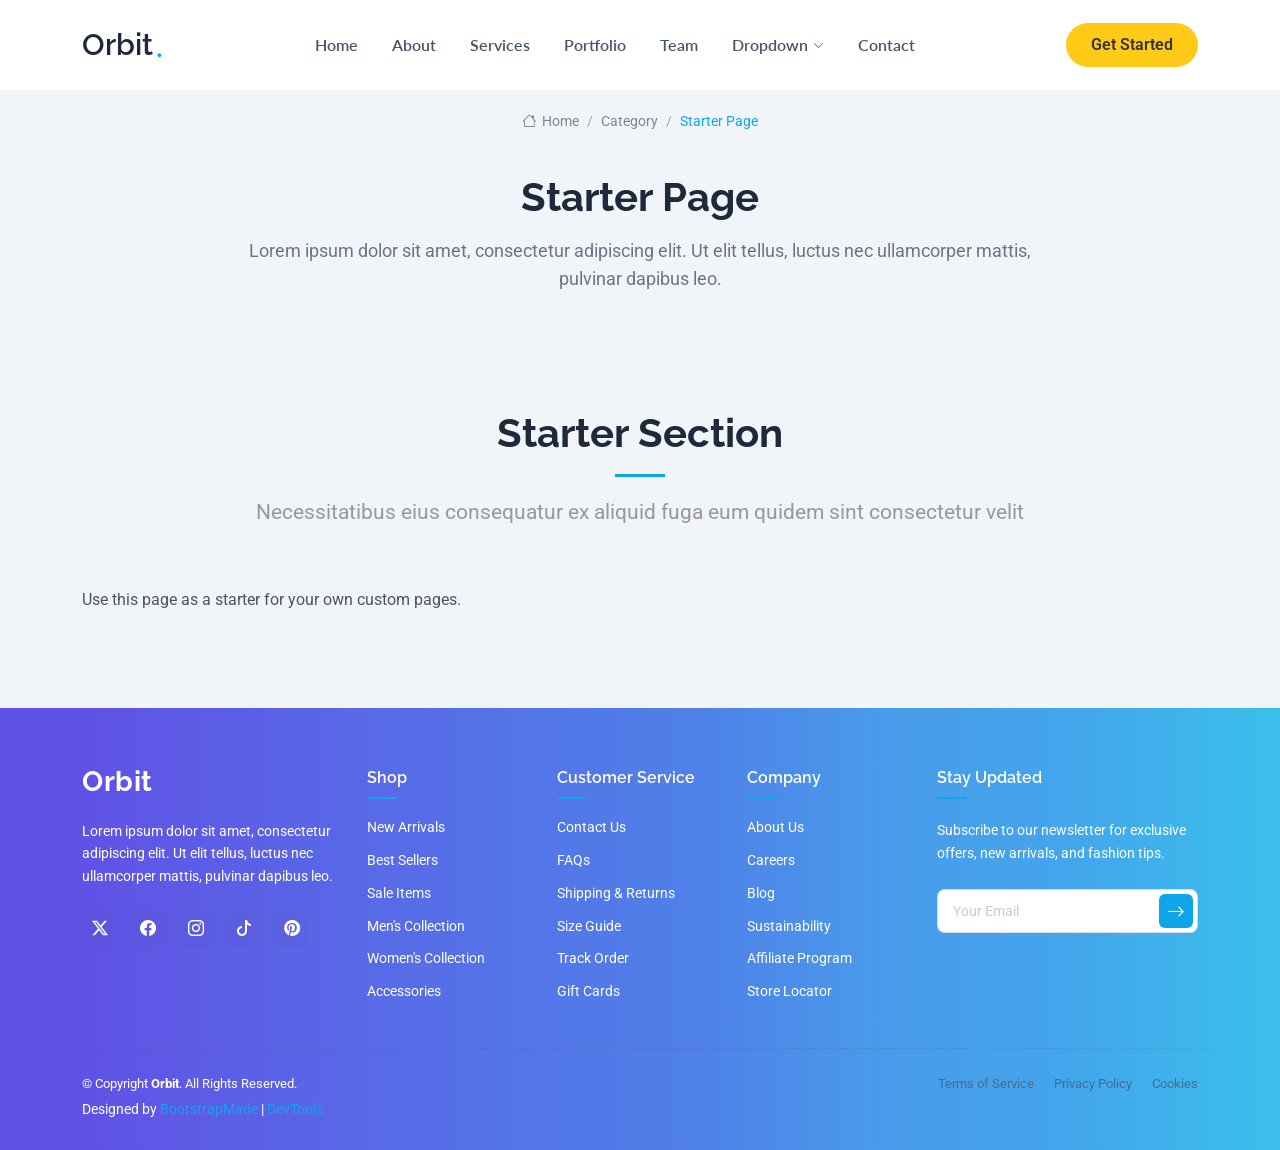
<file: starter-page.html>
<!DOCTYPE html>
<html lang="en">

<head>
  <meta charset="utf-8">
  <meta content="width=device-width, initial-scale=1.0" name="viewport">
  <title>Starter Page - Orbit Bootstrap Template</title>
  <meta name="description" content="">
  <meta name="keywords" content="">

  <!-- Favicons -->
  <link href="assets/img/favicon.png" rel="icon">
  <link href="assets/img/apple-touch-icon.png" rel="apple-touch-icon">

  <!-- Fonts -->
  <link href="https://fonts.googleapis.com" rel="preconnect">
  <link href="https://fonts.gstatic.com" rel="preconnect" crossorigin>
  <link href="https://fonts.googleapis.com/css2?family=Roboto:ital,wght@0,100;0,300;0,400;0,500;0,700;0,900;1,100;1,300;1,400;1,500;1,700;1,900&family=Lato:ital,wght@0,100;0,300;0,400;0,700;0,900;1,100;1,300;1,400;1,700;1,900&family=Raleway:ital,wght@0,100;0,200;0,300;0,400;0,500;0,600;0,700;0,800;0,900;1,100;1,200;1,300;1,400;1,500;1,600;1,700;1,800;1,900&display=swap" rel="stylesheet">

  <!-- Vendor CSS Files -->
  <link href="assets/vendor/bootstrap/css/bootstrap.min.css" rel="stylesheet">
  <link href="assets/vendor/bootstrap-icons/bootstrap-icons.css" rel="stylesheet">
  <link href="assets/vendor/aos/aos.css" rel="stylesheet">
  <link href="assets/vendor/glightbox/css/glightbox.min.css" rel="stylesheet">
  <link href="assets/vendor/swiper/swiper-bundle.min.css" rel="stylesheet">

  <!-- Main CSS File -->
  <link href="assets/css/main.css" rel="stylesheet">

  <!-- =======================================================
  * Template Name: Orbit
  * Template URL: https://bootstrapmade.com/orbit-bootstrap-template/
  * Updated: Jan 13 2026 with Bootstrap v5.3.8
  * Author: BootstrapMade.com
  * License: https://bootstrapmade.com/license/
  ======================================================== -->
</head>

<body class="starter-page-page">

  <header id="header" class="header d-flex align-items-center sticky-top">
    <div class="container position-relative d-flex align-items-center justify-content-between">

      <a href="index.html" class="logo d-flex align-items-center me-auto me-xl-0">
        <!-- Uncomment the line below if you also wish to use an image logo -->
        <!-- <img src="assets/img/logo.webp" alt=""> -->
        <h1 class="sitename">Orbit</h1><span>.</span>
      </a>

      <nav id="navmenu" class="navmenu">
        <ul>
          <li><a href="#hero">Home</a></li>
          <li><a href="#about">About</a></li>
          <li><a href="#services">Services</a></li>
          <li><a href="#portfolio">Portfolio</a></li>
          <li><a href="#team">Team</a></li>
          <li class="dropdown"><a href="#"><span>Dropdown</span> <i class="bi bi-chevron-down toggle-dropdown"></i></a>
            <ul>
              <li><a href="#">Dropdown 1</a></li>
              <li class="dropdown"><a href="#"><span>Deep Dropdown</span> <i class="bi bi-chevron-down toggle-dropdown"></i></a>
                <ul>
                  <li><a href="#">Deep Dropdown 1</a></li>
                  <li><a href="#">Deep Dropdown 2</a></li>
                  <li><a href="#">Deep Dropdown 3</a></li>
                  <li><a href="#">Deep Dropdown 4</a></li>
                  <li><a href="#">Deep Dropdown 5</a></li>
                </ul>
              </li>
              <li><a href="#">Dropdown 2</a></li>
              <li><a href="#">Dropdown 3</a></li>
              <li><a href="#">Dropdown 4</a></li>
            </ul>
          </li>
          <li><a href="#contact">Contact</a></li>
        </ul>
        <i class="mobile-nav-toggle d-xl-none bi bi-list"></i>
      </nav>

      <a class="btn-getstarted" href="index.html#about">Get Started</a>

    </div>
  </header>

  <main class="main">

    <!-- Page Title -->
    <div class="page-title">
      <div class="breadcrumbs">
        <nav aria-label="breadcrumb">
          <ol class="breadcrumb">
            <li class="breadcrumb-item"><a href="#"><i class="bi bi-house"></i> Home</a></li>
            <li class="breadcrumb-item"><a href="#">Category</a></li>
            <li class="breadcrumb-item active current">Starter Page</li>
          </ol>
        </nav>
      </div>

      <div class="title-wrapper">
        <h1>Starter Page</h1>
        <p>Lorem ipsum dolor sit amet, consectetur adipiscing elit. Ut elit tellus, luctus nec ullamcorper mattis, pulvinar dapibus leo.</p>
      </div>
    </div><!-- End Page Title -->

    <!-- Starter Section Section -->
    <section id="starter-section" class="starter-section section">

      <!-- Section Title -->
      <div class="container section-title" data-aos="fade-up">
        <h2>Starter Section</h2>
        <p>Necessitatibus eius consequatur ex aliquid fuga eum quidem sint consectetur velit</p>
      </div><!-- End Section Title -->

      <div class="container" data-aos="fade-up">
        <p>Use this page as a starter for your own custom pages.</p>
      </div>

    </section><!-- /Starter Section Section -->

  </main>

  <footer id="footer" class="footer light-background">

    <div class="container footer-top">
      <div class="row gy-4">
        <div class="col-lg-3 col-md-6 footer-info">
          <a href="index.html" class="logo d-flex align-items-center mb-4">
            <span class="sitename">Orbit</span>
          </a>
          <p>Lorem ipsum dolor sit amet, consectetur adipiscing elit. Ut elit tellus, luctus nec ullamcorper mattis, pulvinar dapibus leo.</p>

          <div class="social-links d-flex mt-4">
            <a href="#" aria-label="Twitter"><i class="bi bi-twitter-x"></i></a>
            <a href="#" aria-label="Facebook"><i class="bi bi-facebook"></i></a>
            <a href="#" aria-label="Instagram"><i class="bi bi-instagram"></i></a>
            <a href="#" aria-label="TikTok"><i class="bi bi-tiktok"></i></a>
            <a href="#" aria-label="Pinterest"><i class="bi bi-pinterest"></i></a>
          </div>
        </div>

        <div class="col-lg-2 col-md-6 footer-links">
          <h4>Shop</h4>
          <ul>
            <li><a href="category.html">New Arrivals</a></li>
            <li><a href="category.html">Best Sellers</a></li>
            <li><a href="category.html">Sale Items</a></li>
            <li><a href="category.html">Men's Collection</a></li>
            <li><a href="category.html">Women's Collection</a></li>
            <li><a href="category.html">Accessories</a></li>
          </ul>
        </div>

        <div class="col-lg-2 col-md-6 footer-links">
          <h4>Customer Service</h4>
          <ul>
            <li><a href="contact.html">Contact Us</a></li>
            <li><a href="faq.html">FAQs</a></li>
            <li><a href="shiping-info.html">Shipping &amp; Returns</a></li>
            <li><a href="#">Size Guide</a></li>
            <li><a href="account.html">Track Order</a></li>
            <li><a href="#">Gift Cards</a></li>
          </ul>
        </div>

        <div class="col-lg-2 col-md-6 footer-links">
          <h4>Company</h4>
          <ul>
            <li><a href="about.html">About Us</a></li>
            <li><a href="about.html">Careers</a></li>
            <li><a href="blog.html">Blog</a></li>
            <li><a href="about.html">Sustainability</a></li>
            <li><a href="about.html">Affiliate Program</a></li>
            <li><a href="about.html">Store Locator</a></li>
          </ul>
        </div>

        <div class="col-lg-3 col-md-6">
          <div class="footer-newsletter">
            <h4>Stay Updated</h4>
            <p>Subscribe to our newsletter for exclusive offers, new arrivals, and fashion tips.</p>
            <form action="forms/newsletter.php" method="post" class="php-email-form">
              <div class="position-relative">
                <input type="email" name="email" placeholder="Your Email" required="">
                <button type="submit" class="btn-subscribe"><i class="bi bi-arrow-right"></i></button>
              </div>
              <div class="loading">Loading</div>
              <div class="error-message"></div>
              <div class="sent-message">Your subscription request has been sent. Thank you!</div>
            </form>
          </div>
        </div>
      </div>
    </div>

    <div class="container footer-bottom">
      <div class="row gy-3">
        <div class="col-md-6 order-2 order-md-1">
          <div class="copyright">
            <p>© <span>Copyright</span> <strong class="sitename">Orbit</strong>. All Rights Reserved.</p>
          </div>
          <div class="credits">
            <!-- All the links in the footer should remain intact. -->
            <!-- You can delete the links only if you've purchased the pro version. -->
            <!-- Licensing information: https://bootstrapmade.com/license/ -->
            <!-- Purchase the pro version with working PHP/AJAX contact form: [buy-url] -->
            Designed by <a href="https://bootstrapmade.com/">BootstrapMade</a> | <a href="https://bootstrapmade.com/tools/">DevTools</a>
          </div>
        </div>
        <div class="col-md-6 order-1 order-md-2">
          <div class="legal-links">
            <a href="tos.html">Terms of Service</a>
            <a href="privacy.html">Privacy Policy</a>
            <a href="privacy.html">Cookies</a>
          </div>
        </div>
      </div>
    </div>

  </footer>

  <!-- Scroll Top -->
  <a href="#" id="scroll-top" class="scroll-top d-flex align-items-center justify-content-center"><i class="bi bi-arrow-up-short"></i></a>

  <!-- Preloader -->
  <div id="preloader"></div>

  <!-- Vendor JS Files -->
  <script src="assets/vendor/bootstrap/js/bootstrap.bundle.min.js"></script>
  <script src="assets/vendor/php-email-form/validate.js"></script>
  <script src="assets/vendor/aos/aos.js"></script>
  <script src="assets/vendor/glightbox/js/glightbox.min.js"></script>
  <script src="assets/vendor/imagesloaded/imagesloaded.pkgd.min.js"></script>
  <script src="assets/vendor/isotope-layout/isotope.pkgd.min.js"></script>
  <script src="assets/vendor/purecounter/purecounter_vanilla.js"></script>
  <script src="assets/vendor/swiper/swiper-bundle.min.js"></script>

  <!-- Main JS File -->
  <script src="assets/js/main.js"></script>

</body>

</html>
</file>
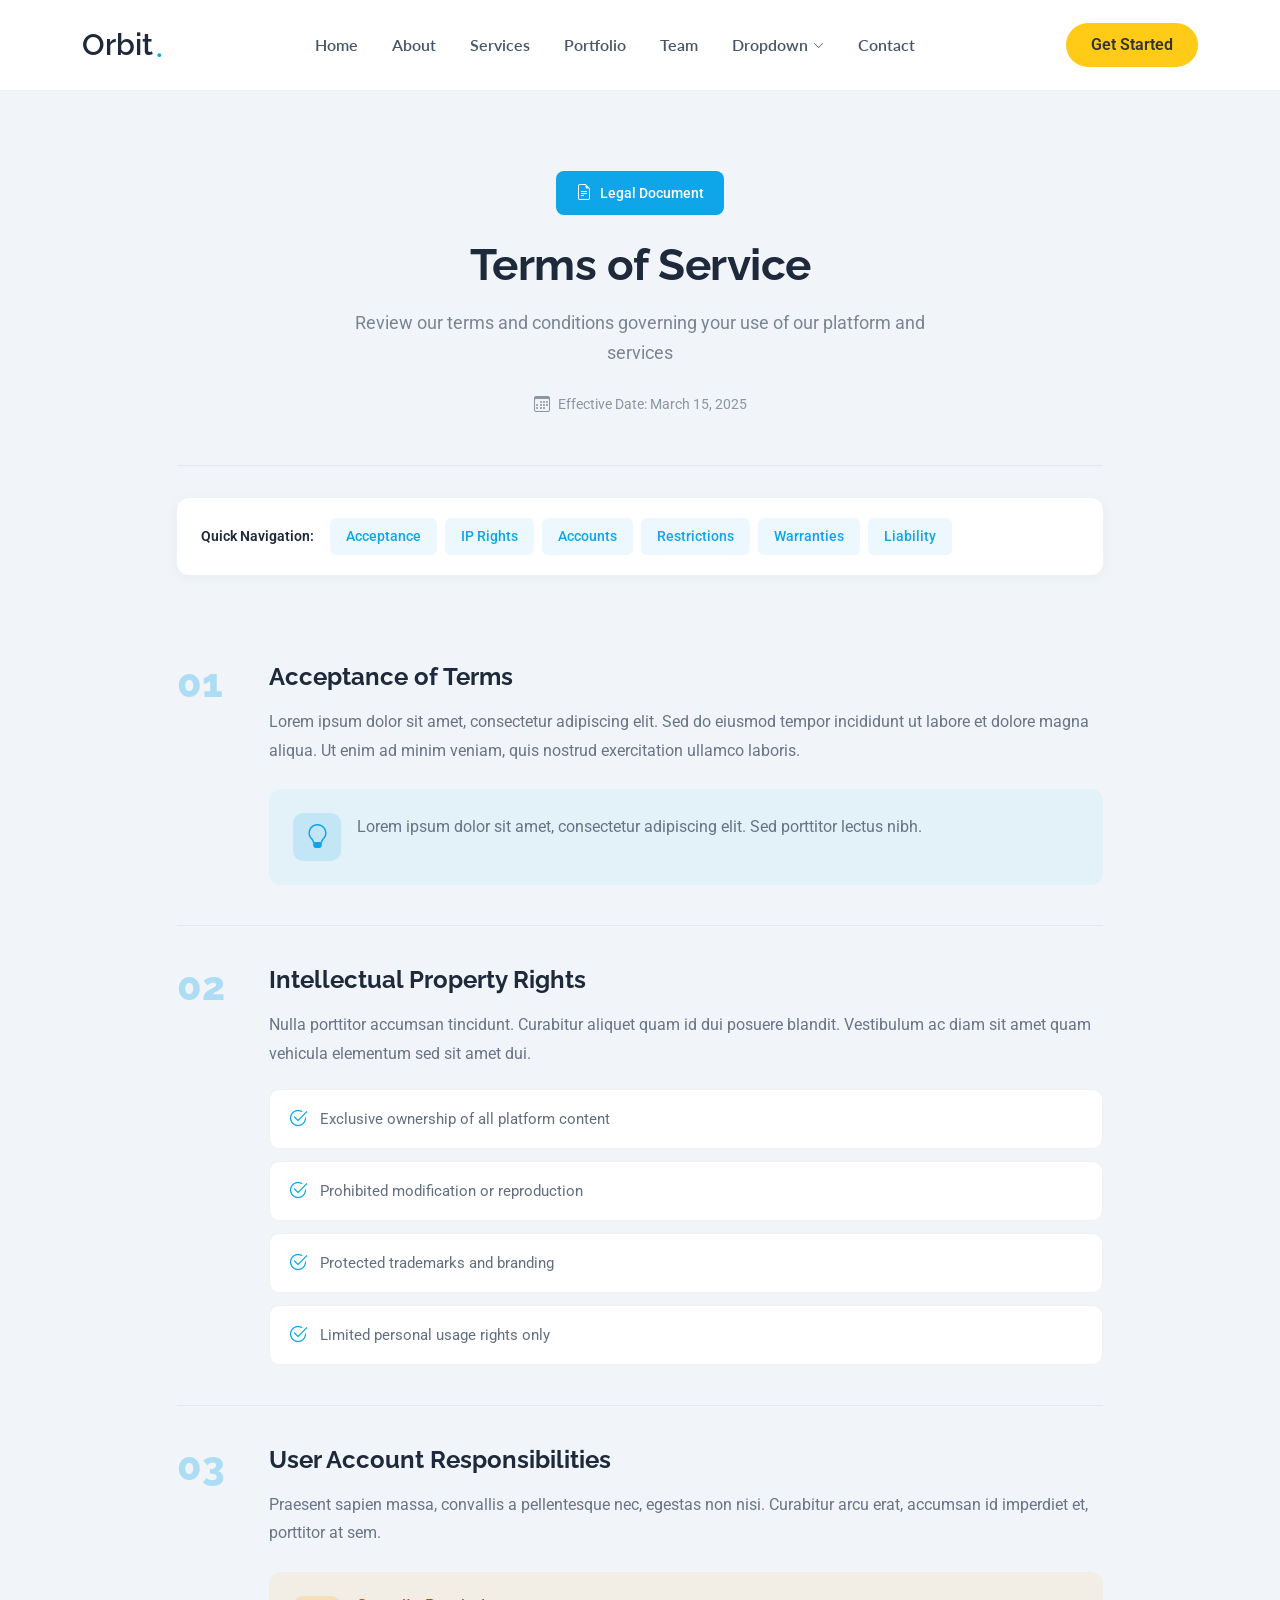
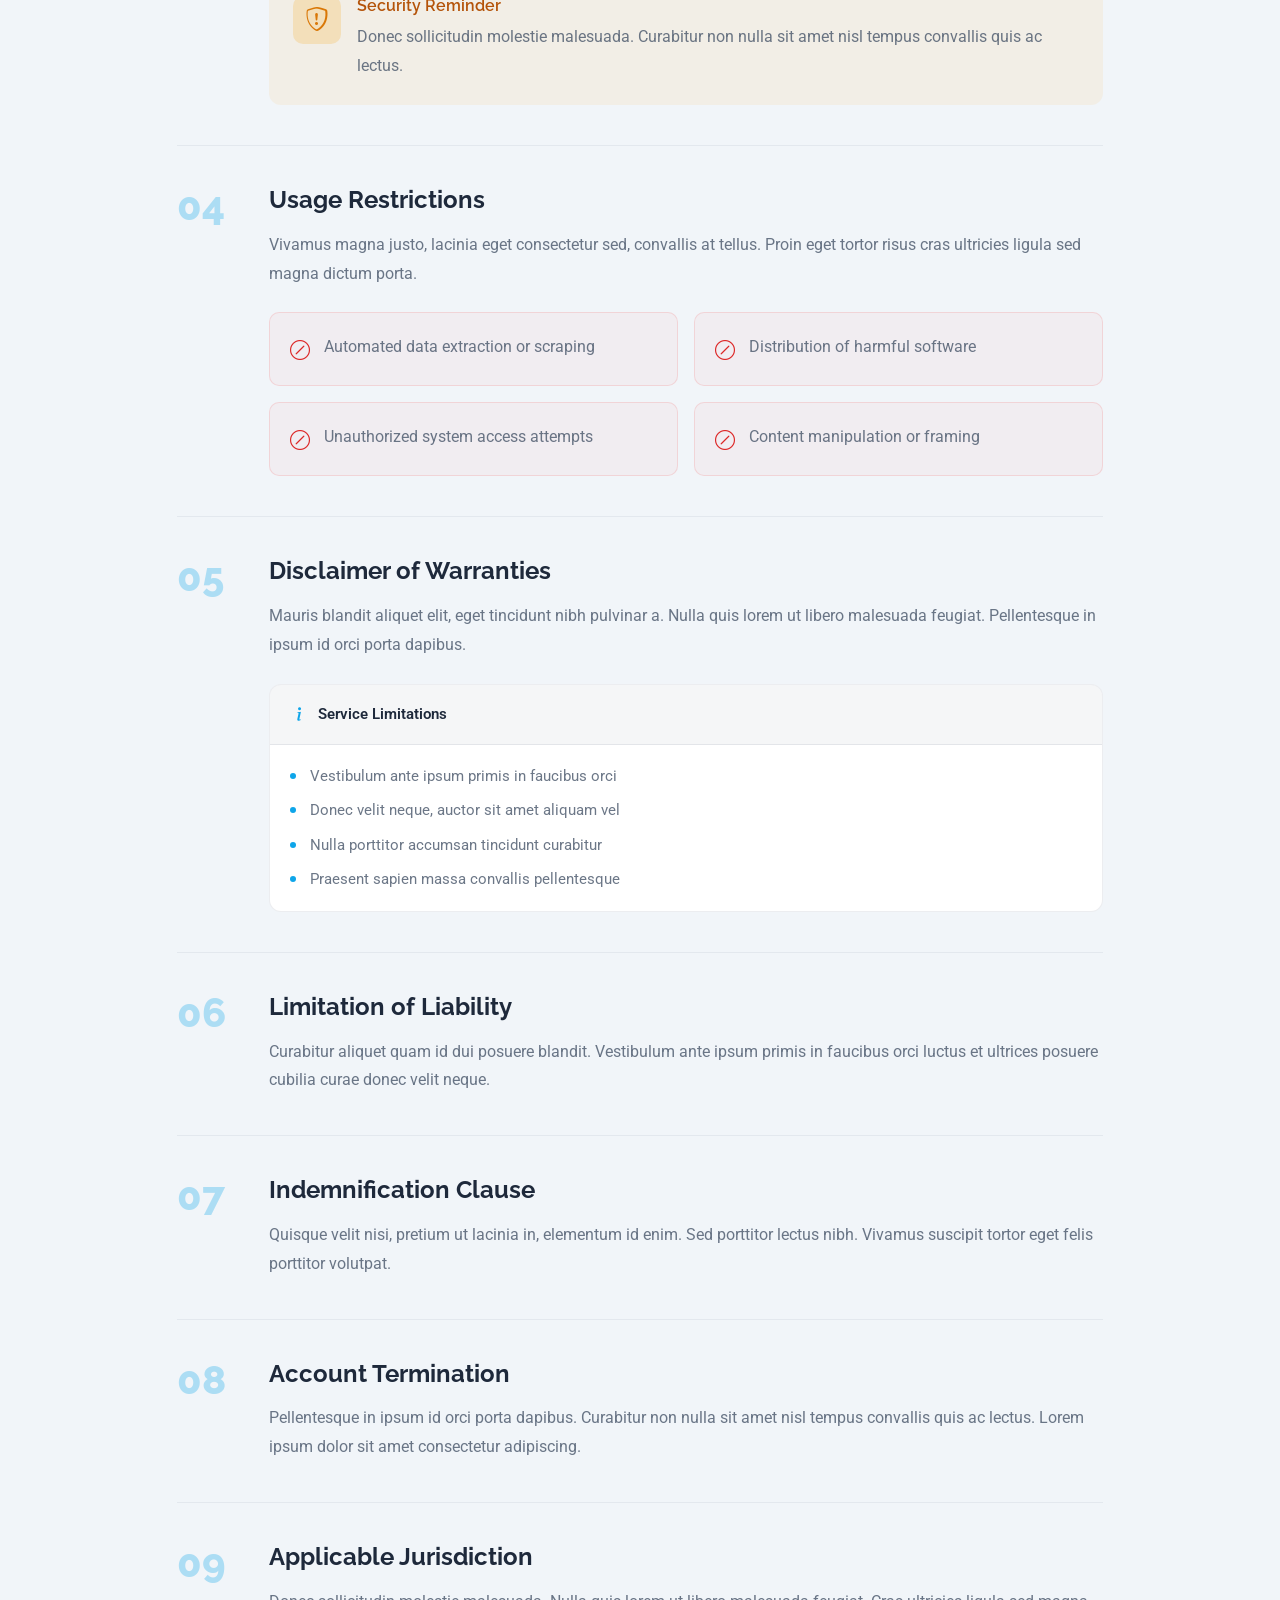
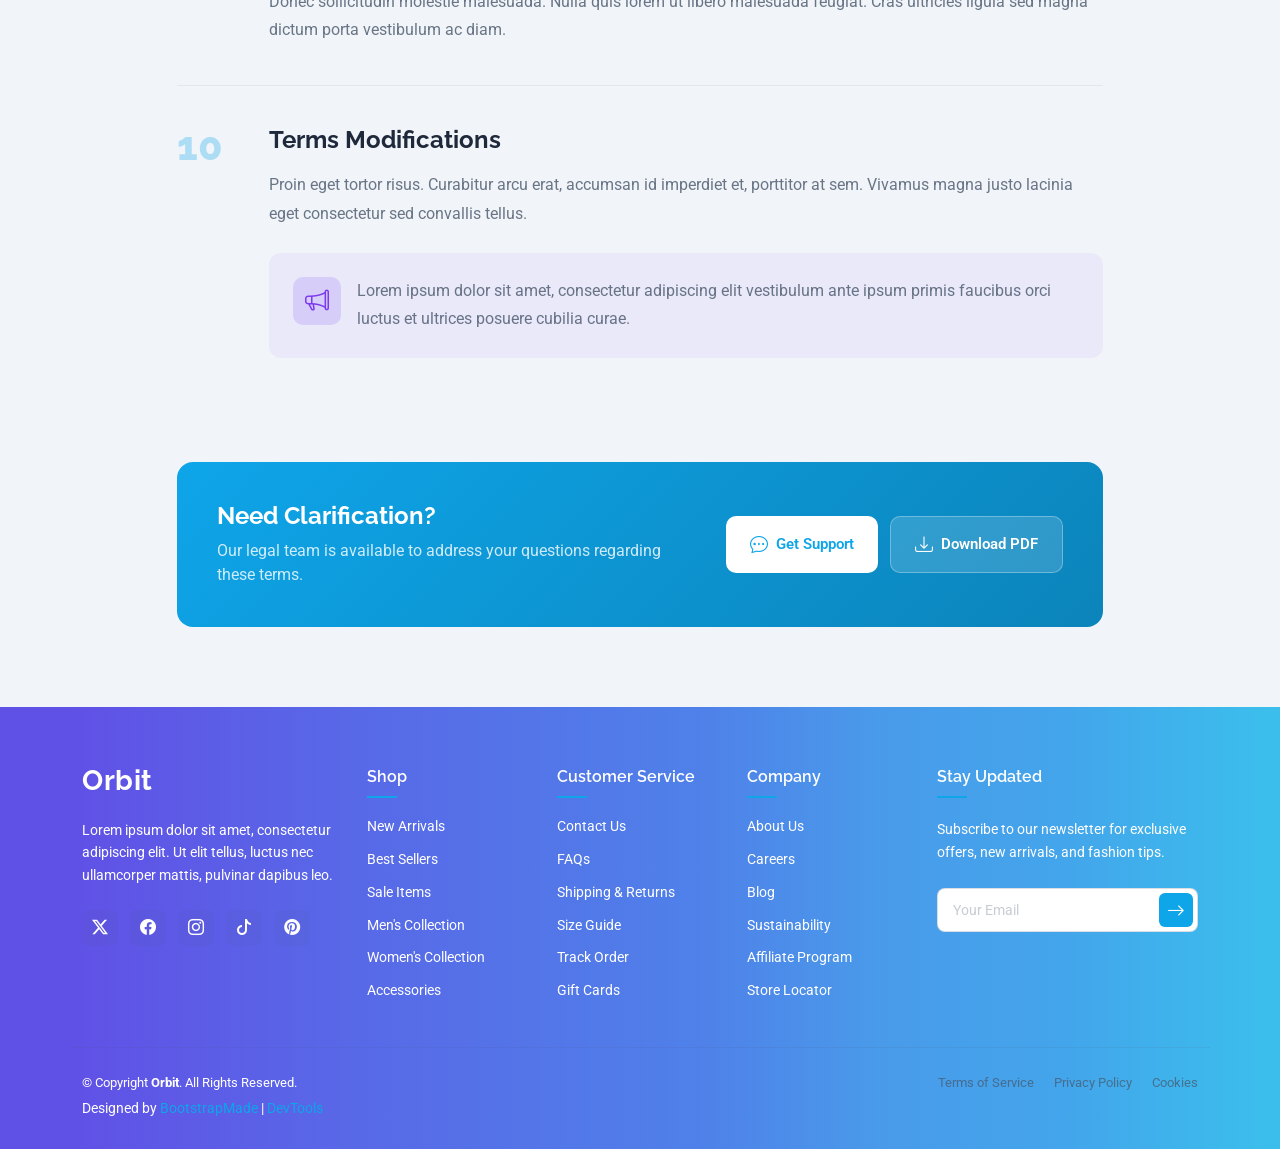
<file: terms.html>
<!DOCTYPE html>
<html lang="en">

<head>
  <meta charset="utf-8">
  <meta content="width=device-width, initial-scale=1.0" name="viewport">
  <title>Terms - Orbit Bootstrap Template</title>
  <meta name="description" content="">
  <meta name="keywords" content="">

  <!-- Favicons -->
  <link href="assets/img/favicon.png" rel="icon">
  <link href="assets/img/apple-touch-icon.png" rel="apple-touch-icon">

  <!-- Fonts -->
  <link href="https://fonts.googleapis.com" rel="preconnect">
  <link href="https://fonts.gstatic.com" rel="preconnect" crossorigin>
  <link href="https://fonts.googleapis.com/css2?family=Roboto:ital,wght@0,100;0,300;0,400;0,500;0,700;0,900;1,100;1,300;1,400;1,500;1,700;1,900&family=Lato:ital,wght@0,100;0,300;0,400;0,700;0,900;1,100;1,300;1,400;1,700;1,900&family=Raleway:ital,wght@0,100;0,200;0,300;0,400;0,500;0,600;0,700;0,800;0,900;1,100;1,200;1,300;1,400;1,500;1,600;1,700;1,800;1,900&display=swap" rel="stylesheet">

  <!-- Vendor CSS Files -->
  <link href="assets/vendor/bootstrap/css/bootstrap.min.css" rel="stylesheet">
  <link href="assets/vendor/bootstrap-icons/bootstrap-icons.css" rel="stylesheet">
  <link href="assets/vendor/aos/aos.css" rel="stylesheet">
  <link href="assets/vendor/glightbox/css/glightbox.min.css" rel="stylesheet">
  <link href="assets/vendor/swiper/swiper-bundle.min.css" rel="stylesheet">

  <!-- Main CSS File -->
  <link href="assets/css/main.css" rel="stylesheet">

  <!-- =======================================================
  * Template Name: Orbit
  * Template URL: https://bootstrapmade.com/orbit-bootstrap-template/
  * Updated: Jan 13 2026 with Bootstrap v5.3.8
  * Author: BootstrapMade.com
  * License: https://bootstrapmade.com/license/
  ======================================================== -->
</head>

<body class="terms-page">

  <header id="header" class="header d-flex align-items-center sticky-top">
    <div class="container position-relative d-flex align-items-center justify-content-between">

      <a href="index.html" class="logo d-flex align-items-center me-auto me-xl-0">
        <!-- Uncomment the line below if you also wish to use an image logo -->
        <!-- <img src="assets/img/logo.webp" alt=""> -->
        <h1 class="sitename">Orbit</h1><span>.</span>
      </a>

      <nav id="navmenu" class="navmenu">
        <ul>
          <li><a href="#hero">Home</a></li>
          <li><a href="#about">About</a></li>
          <li><a href="#services">Services</a></li>
          <li><a href="#portfolio">Portfolio</a></li>
          <li><a href="#team">Team</a></li>
          <li class="dropdown"><a href="#"><span>Dropdown</span> <i class="bi bi-chevron-down toggle-dropdown"></i></a>
            <ul>
              <li><a href="#">Dropdown 1</a></li>
              <li class="dropdown"><a href="#"><span>Deep Dropdown</span> <i class="bi bi-chevron-down toggle-dropdown"></i></a>
                <ul>
                  <li><a href="#">Deep Dropdown 1</a></li>
                  <li><a href="#">Deep Dropdown 2</a></li>
                  <li><a href="#">Deep Dropdown 3</a></li>
                  <li><a href="#">Deep Dropdown 4</a></li>
                  <li><a href="#">Deep Dropdown 5</a></li>
                </ul>
              </li>
              <li><a href="#">Dropdown 2</a></li>
              <li><a href="#">Dropdown 3</a></li>
              <li><a href="#">Dropdown 4</a></li>
            </ul>
          </li>
          <li><a href="#contact">Contact</a></li>
        </ul>
        <i class="mobile-nav-toggle d-xl-none bi bi-list"></i>
      </nav>

      <a class="btn-getstarted" href="index.html#about">Get Started</a>

    </div>
  </header>

  <main class="main">

    <!-- Terms Of Service Section -->
    <section id="terms-of-service" class="terms-of-service section">

      <div class="container" data-aos="fade-up">
        <!-- Page Header -->
        <div class="row justify-content-center">
          <div class="col-lg-10">
            <div class="terms-header" data-aos="fade-up">
              <div class="header-badge">
                <i class="bi bi-file-earmark-text"></i>
                <span>Legal Document</span>
              </div>
              <h2>Terms of Service</h2>
              <p>Review our terms and conditions governing your use of our platform and services</p>
              <div class="update-info">
                <i class="bi bi-calendar3"></i>
                <span>Effective Date: March 15, 2025</span>
              </div>
            </div>
          </div>
        </div>

        <!-- Quick Navigation -->
        <div class="row justify-content-center" data-aos="fade-up" data-aos-delay="100">
          <div class="col-lg-10">
            <div class="quick-nav">
              <span class="nav-label">Quick Navigation:</span>
              <div class="nav-links">
                <a href="#acceptance">Acceptance</a>
                <a href="#ip-rights">IP Rights</a>
                <a href="#accounts">Accounts</a>
                <a href="#restrictions">Restrictions</a>
                <a href="#warranties">Warranties</a>
                <a href="#liability">Liability</a>
              </div>
            </div>
          </div>
        </div>

        <!-- Content Sections -->
        <div class="row justify-content-center">
          <div class="col-lg-10">
            <div class="terms-body" data-aos="fade-up" data-aos-delay="200">

              <!-- Acceptance Section -->
              <article id="acceptance" class="terms-article">
                <div class="article-number">01</div>
                <div class="article-content">
                  <h3>Acceptance of Terms</h3>
                  <p>Lorem ipsum dolor sit amet, consectetur adipiscing elit. Sed do eiusmod tempor incididunt ut labore et dolore magna aliqua. Ut enim ad minim veniam, quis nostrud exercitation ullamco laboris.</p>
                  <div class="highlight-card info">
                    <div class="card-icon">
                      <i class="bi bi-lightbulb"></i>
                    </div>
                    <div class="card-text">
                      <p>Lorem ipsum dolor sit amet, consectetur adipiscing elit. Sed porttitor lectus nibh.</p>
                    </div>
                  </div>
                </div>
              </article>

              <!-- IP Rights Section -->
              <article id="ip-rights" class="terms-article">
                <div class="article-number">02</div>
                <div class="article-content">
                  <h3>Intellectual Property Rights</h3>
                  <p>Nulla porttitor accumsan tincidunt. Curabitur aliquet quam id dui posuere blandit. Vestibulum ac diam sit amet quam vehicula elementum sed sit amet dui.</p>
                  <div class="checklist">
                    <div class="check-item">
                      <i class="bi bi-check2-circle"></i>
                      <span>Exclusive ownership of all platform content</span>
                    </div>
                    <div class="check-item">
                      <i class="bi bi-check2-circle"></i>
                      <span>Prohibited modification or reproduction</span>
                    </div>
                    <div class="check-item">
                      <i class="bi bi-check2-circle"></i>
                      <span>Protected trademarks and branding</span>
                    </div>
                    <div class="check-item">
                      <i class="bi bi-check2-circle"></i>
                      <span>Limited personal usage rights only</span>
                    </div>
                  </div>
                </div>
              </article>

              <!-- Accounts Section -->
              <article id="accounts" class="terms-article">
                <div class="article-number">03</div>
                <div class="article-content">
                  <h3>User Account Responsibilities</h3>
                  <p>Praesent sapien massa, convallis a pellentesque nec, egestas non nisi. Curabitur arcu erat, accumsan id imperdiet et, porttitor at sem.</p>
                  <div class="highlight-card warning">
                    <div class="card-icon">
                      <i class="bi bi-shield-exclamation"></i>
                    </div>
                    <div class="card-text">
                      <h5>Security Reminder</h5>
                      <p>Donec sollicitudin molestie malesuada. Curabitur non nulla sit amet nisl tempus convallis quis ac lectus.</p>
                    </div>
                  </div>
                </div>
              </article>

              <!-- Restrictions Section -->
              <article id="restrictions" class="terms-article">
                <div class="article-number">04</div>
                <div class="article-content">
                  <h3>Usage Restrictions</h3>
                  <p>Vivamus magna justo, lacinia eget consectetur sed, convallis at tellus. Proin eget tortor risus cras ultricies ligula sed magna dictum porta.</p>
                  <div class="restrictions-grid">
                    <div class="restriction-card">
                      <i class="bi bi-slash-circle"></i>
                      <p>Automated data extraction or scraping</p>
                    </div>
                    <div class="restriction-card">
                      <i class="bi bi-slash-circle"></i>
                      <p>Distribution of harmful software</p>
                    </div>
                    <div class="restriction-card">
                      <i class="bi bi-slash-circle"></i>
                      <p>Unauthorized system access attempts</p>
                    </div>
                    <div class="restriction-card">
                      <i class="bi bi-slash-circle"></i>
                      <p>Content manipulation or framing</p>
                    </div>
                  </div>
                </div>
              </article>

              <!-- Warranties Section -->
              <article id="warranties" class="terms-article">
                <div class="article-number">05</div>
                <div class="article-content">
                  <h3>Disclaimer of Warranties</h3>
                  <p>Mauris blandit aliquet elit, eget tincidunt nibh pulvinar a. Nulla quis lorem ut libero malesuada feugiat. Pellentesque in ipsum id orci porta dapibus.</p>
                  <div class="disclaimer-panel">
                    <div class="panel-header">
                      <i class="bi bi-info-lg"></i>
                      <span>Service Limitations</span>
                    </div>
                    <ul class="panel-list">
                      <li>Vestibulum ante ipsum primis in faucibus orci</li>
                      <li>Donec velit neque, auctor sit amet aliquam vel</li>
                      <li>Nulla porttitor accumsan tincidunt curabitur</li>
                      <li>Praesent sapien massa convallis pellentesque</li>
                    </ul>
                  </div>
                </div>
              </article>

              <!-- Liability Section -->
              <article id="liability" class="terms-article">
                <div class="article-number">06</div>
                <div class="article-content">
                  <h3>Limitation of Liability</h3>
                  <p>Curabitur aliquet quam id dui posuere blandit. Vestibulum ante ipsum primis in faucibus orci luctus et ultrices posuere cubilia curae donec velit neque.</p>
                </div>
              </article>

              <!-- Indemnification Section -->
              <article class="terms-article">
                <div class="article-number">07</div>
                <div class="article-content">
                  <h3>Indemnification Clause</h3>
                  <p>Quisque velit nisi, pretium ut lacinia in, elementum id enim. Sed porttitor lectus nibh. Vivamus suscipit tortor eget felis porttitor volutpat.</p>
                </div>
              </article>

              <!-- Termination Section -->
              <article class="terms-article">
                <div class="article-number">08</div>
                <div class="article-content">
                  <h3>Account Termination</h3>
                  <p>Pellentesque in ipsum id orci porta dapibus. Curabitur non nulla sit amet nisl tempus convallis quis ac lectus. Lorem ipsum dolor sit amet consectetur adipiscing.</p>
                </div>
              </article>

              <!-- Governing Law Section -->
              <article class="terms-article">
                <div class="article-number">09</div>
                <div class="article-content">
                  <h3>Applicable Jurisdiction</h3>
                  <p>Donec sollicitudin molestie malesuada. Nulla quis lorem ut libero malesuada feugiat. Cras ultricies ligula sed magna dictum porta vestibulum ac diam.</p>
                </div>
              </article>

              <!-- Modifications Section -->
              <article class="terms-article">
                <div class="article-number">10</div>
                <div class="article-content">
                  <h3>Terms Modifications</h3>
                  <p>Proin eget tortor risus. Curabitur arcu erat, accumsan id imperdiet et, porttitor at sem. Vivamus magna justo lacinia eget consectetur sed convallis tellus.</p>
                  <div class="highlight-card notice">
                    <div class="card-icon">
                      <i class="bi bi-megaphone"></i>
                    </div>
                    <div class="card-text">
                      <p>Lorem ipsum dolor sit amet, consectetur adipiscing elit vestibulum ante ipsum primis faucibus orci luctus et ultrices posuere cubilia curae.</p>
                    </div>
                  </div>
                </div>
              </article>

            </div>
          </div>
        </div>

        <!-- Contact Footer -->
        <div class="row justify-content-center" data-aos="fade-up" data-aos-delay="300">
          <div class="col-lg-10">
            <div class="terms-footer">
              <div class="footer-content">
                <div class="footer-text">
                  <h4>Need Clarification?</h4>
                  <p>Our legal team is available to address your questions regarding these terms.</p>
                </div>
                <div class="footer-actions">
                  <a href="#" class="btn-primary-action">
                    <i class="bi bi-chat-dots"></i>
                    <span>Get Support</span>
                  </a>
                  <a href="#" class="btn-secondary-action">
                    <i class="bi bi-download"></i>
                    <span>Download PDF</span>
                  </a>
                </div>
              </div>
            </div>
          </div>
        </div>
      </div>

    </section><!-- /Terms Of Service Section -->

  </main>

  <footer id="footer" class="footer light-background">

    <div class="container footer-top">
      <div class="row gy-4">
        <div class="col-lg-3 col-md-6 footer-info">
          <a href="index.html" class="logo d-flex align-items-center mb-4">
            <span class="sitename">Orbit</span>
          </a>
          <p>Lorem ipsum dolor sit amet, consectetur adipiscing elit. Ut elit tellus, luctus nec ullamcorper mattis, pulvinar dapibus leo.</p>

          <div class="social-links d-flex mt-4">
            <a href="#" aria-label="Twitter"><i class="bi bi-twitter-x"></i></a>
            <a href="#" aria-label="Facebook"><i class="bi bi-facebook"></i></a>
            <a href="#" aria-label="Instagram"><i class="bi bi-instagram"></i></a>
            <a href="#" aria-label="TikTok"><i class="bi bi-tiktok"></i></a>
            <a href="#" aria-label="Pinterest"><i class="bi bi-pinterest"></i></a>
          </div>
        </div>

        <div class="col-lg-2 col-md-6 footer-links">
          <h4>Shop</h4>
          <ul>
            <li><a href="category.html">New Arrivals</a></li>
            <li><a href="category.html">Best Sellers</a></li>
            <li><a href="category.html">Sale Items</a></li>
            <li><a href="category.html">Men's Collection</a></li>
            <li><a href="category.html">Women's Collection</a></li>
            <li><a href="category.html">Accessories</a></li>
          </ul>
        </div>

        <div class="col-lg-2 col-md-6 footer-links">
          <h4>Customer Service</h4>
          <ul>
            <li><a href="contact.html">Contact Us</a></li>
            <li><a href="faq.html">FAQs</a></li>
            <li><a href="shiping-info.html">Shipping &amp; Returns</a></li>
            <li><a href="#">Size Guide</a></li>
            <li><a href="account.html">Track Order</a></li>
            <li><a href="#">Gift Cards</a></li>
          </ul>
        </div>

        <div class="col-lg-2 col-md-6 footer-links">
          <h4>Company</h4>
          <ul>
            <li><a href="about.html">About Us</a></li>
            <li><a href="about.html">Careers</a></li>
            <li><a href="blog.html">Blog</a></li>
            <li><a href="about.html">Sustainability</a></li>
            <li><a href="about.html">Affiliate Program</a></li>
            <li><a href="about.html">Store Locator</a></li>
          </ul>
        </div>

        <div class="col-lg-3 col-md-6">
          <div class="footer-newsletter">
            <h4>Stay Updated</h4>
            <p>Subscribe to our newsletter for exclusive offers, new arrivals, and fashion tips.</p>
            <form action="forms/newsletter.php" method="post" class="php-email-form">
              <div class="position-relative">
                <input type="email" name="email" placeholder="Your Email" required="">
                <button type="submit" class="btn-subscribe"><i class="bi bi-arrow-right"></i></button>
              </div>
              <div class="loading">Loading</div>
              <div class="error-message"></div>
              <div class="sent-message">Your subscription request has been sent. Thank you!</div>
            </form>
          </div>
        </div>
      </div>
    </div>

    <div class="container footer-bottom">
      <div class="row gy-3">
        <div class="col-md-6 order-2 order-md-1">
          <div class="copyright">
            <p>© <span>Copyright</span> <strong class="sitename">Orbit</strong>. All Rights Reserved.</p>
          </div>
          <div class="credits">
            <!-- All the links in the footer should remain intact. -->
            <!-- You can delete the links only if you've purchased the pro version. -->
            <!-- Licensing information: https://bootstrapmade.com/license/ -->
            <!-- Purchase the pro version with working PHP/AJAX contact form: [buy-url] -->
            Designed by <a href="https://bootstrapmade.com/">BootstrapMade</a> | <a href="https://bootstrapmade.com/tools/">DevTools</a>
          </div>
        </div>
        <div class="col-md-6 order-1 order-md-2">
          <div class="legal-links">
            <a href="tos.html">Terms of Service</a>
            <a href="privacy.html">Privacy Policy</a>
            <a href="privacy.html">Cookies</a>
          </div>
        </div>
      </div>
    </div>

  </footer>

  <!-- Scroll Top -->
  <a href="#" id="scroll-top" class="scroll-top d-flex align-items-center justify-content-center"><i class="bi bi-arrow-up-short"></i></a>

  <!-- Preloader -->
  <div id="preloader"></div>

  <!-- Vendor JS Files -->
  <script src="assets/vendor/bootstrap/js/bootstrap.bundle.min.js"></script>
  <script src="assets/vendor/php-email-form/validate.js"></script>
  <script src="assets/vendor/aos/aos.js"></script>
  <script src="assets/vendor/glightbox/js/glightbox.min.js"></script>
  <script src="assets/vendor/imagesloaded/imagesloaded.pkgd.min.js"></script>
  <script src="assets/vendor/isotope-layout/isotope.pkgd.min.js"></script>
  <script src="assets/vendor/purecounter/purecounter_vanilla.js"></script>
  <script src="assets/vendor/swiper/swiper-bundle.min.js"></script>

  <!-- Main JS File -->
  <script src="assets/js/main.js"></script>

</body>

</html>
</file>
<file: assets/css/main.css>
/**
* Template Name: Orbit
* Template URL: https://bootstrapmade.com/orbit-bootstrap-template/
* Updated: Jan 13 2026 with Bootstrap v5.3.8
* Author: BootstrapMade.com
* License: https://bootstrapmade.com/license/
*/

/*--------------------------------------------------------------
# Font & Color Variables
# Help: https://bootstrapmade.com/color-system/
--------------------------------------------------------------*/
/* Fonts */
:root {
  --default-font: "Roboto",  system-ui, -apple-system, "Segoe UI", Roboto, "Helvetica Neue", Arial, "Noto Sans", "Liberation Sans", sans-serif, "Apple Color Emoji", "Segoe UI Emoji", "Segoe UI Symbol", "Noto Color Emoji";
  --heading-font: "Raleway",  sans-serif;
  --nav-font: "Lato",  sans-serif;
}

/* Global Colors - The following color variables are used throughout the website. Updating them here will change the color scheme of the entire website */
:root { 
  background-color: #f1f5f9;  /* -- Background color for the entire website, including individual sections */
  --default-color: #475569; /* Default color used for the majority of the text content across the entire website */
  --heading-color: #1e293b; /* Color for headings, subheadings and title throughout the website */
  --accent-color: #0ea5e9; /* Accent color that represents your brand on the website. It's used for buttons, links, and other elements that need to stand out */
  /* --accent-color: #472878; /* Accent color that represents your brand on the website. It's used for buttons, links, and other elements that need to stand out */
  --surface-color: #ffffff; /* The surface color is used as a background of boxed elements within sections, such as cards, icon boxes, or other elements that require a visual separation from the global background. */
  --contrast-color: #ffffff; /* Contrast color for text, ensuring readability against backgrounds of accent, heading, or default colors. */
  --gradient-clinica: linear-gradient(to right,#6051e6 6%,#5966e7 25%,#4f81e9 55%,#499bea 69%,#43a5eb 83%,#3bbeec 99%);  /* Fundo ao da Useall */
  --gradient-clinica-light: linear-gradient(to right,#4f81e9 5%,#499bea 50%,#43a5eb 83%,#3bbeec 99%);
  --accent2-color: #6051e6;
  --amarelo-color: #FFCB17; /* Amarelo padrão para destaques em botão etc */
}

/* Nav Menu Colors - The following color variables are used specifically for the navigation menu. They are separate from the global colors to allow for more customization options */
:root {
  --nav-color: #475569;  /* The default color of the main navmenu links */
  --nav-hover-color: #0ea5e9; /* Applied to main navmenu links when they are hovered over or active */
  --nav-mobile-background-color: #ffffff; /* Used as the background color for mobile navigation menu */
  --nav-dropdown-background-color: #ffffff; /* Used as the background color for dropdown items that appear when hovering over primary navigation items */
  --nav-dropdown-color: #475569; /* Used for navigation links of the dropdown items in the navigation menu. */
  --nav-dropdown-hover-color: #0ea5e9; /* Similar to --nav-hover-color, this color is applied to dropdown navigation links when they are hovered over. */
}

/* Color Presets - These classes override global colors when applied to any section or element, providing reuse of the sam color scheme. */

.light-background {
  --background-color: #f9f9f9;
  --surface-color: #ffffff;
}

.dark-background {
  --background-color: #0d131f;
  --default-color: #ffffff;
  --heading-color: #ffffff;
  --surface-color: #1e293b;
  --contrast-color: #ffffff;
}

/* Smooth scroll */
:root {
  scroll-behavior: smooth;
}

/*--------------------------------------------------------------
# General Styling & Shared Classes
--------------------------------------------------------------*/
body {
  color: var(--default-color);
  background-color: var(--background-color);
  font-family: var(--default-font);
}

a {
  color: var(--accent-color);
  text-decoration: none;
  transition: 0.3s;
}

a:hover {
  color: color-mix(in srgb, var(--accent-color), transparent 25%);
  text-decoration: none;
}

h1,
h2,
h3,
h4,
h5,
h6 {
  color: var(--heading-color);
  font-family: var(--heading-font);
}

.gradient-font {
  /* background: linear-gradient(to right, var(--accent-color), #472878);
  -webkit-background-clip: text;
  -webkit-text-fill-color: transparent; */
  background: var(--gradient-clinica);
  -webkit-background-clip: text;
  -webkit-text-fill-color: transparent;
}


/* PHP Email Form Messages
------------------------------*/
.php-email-form .error-message {
  display: none;
  background: #df1529;
  color: #ffffff;
  text-align: left;
  padding: 15px;
  margin-bottom: 24px;
  font-weight: 600;
}

.php-email-form .sent-message {
  display: none;
  color: #ffffff;
  background: #059652;
  text-align: center;
  padding: 15px;
  margin-bottom: 24px;
  font-weight: 600;
}

.php-email-form .loading {
  display: none;
  background: var(--surface-color);
  text-align: center;
  padding: 15px;
  margin-bottom: 24px;
}

.php-email-form .loading:before {
  content: "";
  display: inline-block;
  border-radius: 50%;
  width: 24px;
  height: 24px;
  margin: 0 10px -6px 0;
  border: 3px solid var(--accent-color);
  border-top-color: var(--surface-color);
  animation: php-email-form-loading 1s linear infinite;
}

@keyframes php-email-form-loading {
  0% {
    transform: rotate(0deg);
  }

  100% {
    transform: rotate(360deg);
  }
}

/*--------------------------------------------------------------
# Global Header
--------------------------------------------------------------*/
.header {
  --surface-color: #1b2430;
  color: var(--default-color);
  background-color: #fff;
  padding: 15px 0;
  transition: all 0.5s;
  z-index: 997;
  border-bottom: 1px solid color-mix(in srgb, var(--default-color), transparent 90%);
}

.header .logo {
  line-height: 1;
}

.header .logo img {
  max-height: 36px;
  margin-right: 8px;
}

.header .logo h1 {
  font-size: 30px;
  margin: 0;
  font-weight: 600;
  color: var(--heading-color);
}

.header .logo span {
  font-size: 34px;
  padding-left: 2px;
  color: var(--accent-color);
}

.header .btn-getstarted,
.header .btn-getstarted:focus {
  color: #333;
  background: var(--amarelo-color);
  /* background: linear-gradient(90deg, var(--accent-color) 0%, #0284c7 100%); */
  padding: 10px 25px;
  margin: 0;
  border-radius: 50px;
  transition: 0.3s;
  font-weight: 600;
}

.header .btn-getstarted:hover,
.header .btn-getstarted:focus:hover {
  /* color: var(--contrast-color);
  background: color-mix(in srgb, var(--accent-color), transparent 15%);
   background: linear-gradient(
    90deg,
    color-mix(in srgb, var(--accent-color), black 10%),
    color-mix(in srgb, #0284c7, black 10%)
  ); */
  opacity: .8;
}

.header .btn-getstarted i {
  margin-right: 5px;
}

@media (max-width: 1200px) {
  .header .logo {
    order: 1;
  }

  .header .btn-getstarted {
    order: 2;
    margin: 0 15px 0 0;
    padding: 6px 20px;
  }

  .header .navmenu {
    order: 3;
  }
}


/*--------------------------------------------------------------
# Navigation Menu
--------------------------------------------------------------*/
/* Desktop Navigation */
@media (min-width: 1200px) {
  .navmenu {
    padding: 0;
  }

  .navmenu ul {
    margin: 0;
    padding: 0;
    display: flex;
    list-style: none;
    align-items: center;
  }

  .navmenu li {
    position: relative;
  }

  .navmenu>ul>li {
    white-space: nowrap;
    padding: 0;
  }

  .navmenu a,
  .navmenu a:focus {
    color: var(--nav-color);
    font-size: 16px !important;
    padding: 18px 17px;
    font-family: var(--nav-font);
    font-weight: 600 !important;
    display: flex;
    align-items: center;
    justify-content: space-between;
    white-space: nowrap;
    transition: all 0.3s ease;
    position: relative;
  }

  .navmenu a i,
  .navmenu a:focus i {
    font-size: 11px;
    line-height: 0;
    margin-left: 5px;
    transition: transform 0.3s ease;
  }

  .navmenu>ul>li>a::after {
    content: "";
    position: absolute;
    left: 18px;
    bottom: 8px !important;
    width: 8px !important;
    height: 8px !important;
    background: var(--accent2-color) !important;
    border-radius: 50%;
    opacity: 0;
    transform: scale(0);
    transition: all 0.3s ease;
  }

  .navmenu>ul>li>a:hover,
  .navmenu>ul>li>.active,
  .navmenu>ul>li>.active:focus {
    color: var(--nav-hover-color);
  }

  .navmenu>ul>li>a:hover::after,
  .navmenu>ul>li>.active::after,
  .navmenu>ul>li>.active:focus::after {
    opacity: 1;
    transform: scale(1);
  }

  .navmenu>ul>li:hover>a i {
    transform: rotate(180deg);
  }

  .navmenu .dropdown ul {
    margin: 0;
    padding: 20px;
    background: var(--nav-dropdown-background-color);
    display: flex;
    flex-direction: column;
    gap: 4px;
    position: absolute;
    visibility: hidden;
    left: 0;
    top: calc(100% + 20px);
    opacity: 0;
    transition: all 0.35s cubic-bezier(0.16, 1, 0.3, 1);
    border-radius: 4px;
    z-index: 99;
    box-shadow: 0 30px 60px -10px rgba(0, 0, 0, 0.18);
    min-width: 220px;
    overflow: visible;
  }

  .navmenu .dropdown ul li {
    min-width: 100%;
  }

  .navmenu .dropdown ul a {
    padding: 10px 16px;
    font-size: 14px;
    font-weight: 400;
    color: var(--nav-dropdown-color);
    border-radius: 4px;
    position: relative;
    overflow: hidden;
  }

  .navmenu .dropdown ul a::before {
    content: "";
    position: absolute;
    left: 0;
    top: 50%;
    width: 0;
    height: 2px;
    background: var(--accent-color);
    transition: width 0.3s ease;
    transform: translateY(-50%);
  }

  .navmenu .dropdown ul a::after {
    display: none;
  }

  .navmenu .dropdown ul a i {
    font-size: 10px;
  }

  .navmenu .dropdown ul a:hover {
    color: var(--nav-dropdown-hover-color);
    padding-left: 24px;
  }

  .navmenu .dropdown ul a:hover::before {
    width: 12px;
  }

  .navmenu .dropdown ul .active,
  .navmenu .dropdown ul .active:hover,
  .navmenu .dropdown ul li:hover>a {
    color: var(--nav-dropdown-hover-color);
    padding-left: 24px;
  }

  .navmenu .dropdown ul .active::before,
  .navmenu .dropdown ul .active:hover::before,
  .navmenu .dropdown ul li:hover>a::before {
    width: 12px;
  }

  .navmenu .dropdown:hover>ul {
    opacity: 1;
    top: 100%;
    visibility: visible;
  }

  .navmenu .dropdown .dropdown ul {
    top: -20px;
    left: auto;
    right: calc(100% + 10px);
    visibility: hidden;
  }

  .navmenu .dropdown .dropdown:hover>ul {
    opacity: 1;
    top: -20px;
    right: calc(100% + 10px);
    visibility: visible;
  }
}

/* Mobile Navigation */
@media (max-width: 1199px) {
  .mobile-nav-toggle {
    color: var(--nav-color);
    font-size: 28px;
    line-height: 0;
    margin-right: 10px;
    cursor: pointer;
    transition: all 0.3s;
  }

  .mobile-nav-toggle:hover {
    color: var(--accent-color);
  }

  .navmenu {
    padding: 0;
    z-index: 9997;
  }

  .navmenu ul {
    display: none;
    list-style: none;
    position: absolute;
    inset: 60px 0 0 0;
    padding: 30px 24px;
    margin: 0;
    border-radius: 0;
    background-color: var(--nav-mobile-background-color);
    border: none;
    box-shadow: 0 20px 50px rgba(0, 0, 0, 0.15);
    overflow-y: auto;
    transition: 0.3s ease;
    z-index: 9998;
  }

  .navmenu a,
  .navmenu a:focus {
    color: var(--nav-dropdown-color);
    padding: 16px 0;
    font-family: var(--nav-font);
    font-size: 18px;
    font-weight: 400;
    display: flex;
    align-items: center;
    justify-content: space-between;
    white-space: nowrap;
    transition: all 0.3s ease;
    border-bottom: 1px solid color-mix(in srgb, var(--default-color), transparent 92%);
    position: relative;
  }

  .navmenu a::before,
  .navmenu a:focus::before {
    content: "";
    position: absolute;
    left: 0;
    bottom: -1px;
    width: 0;
    height: 2px;
    background: var(--accent-color);
    transition: width 0.3s ease;
  }

  .navmenu a i,
  .navmenu a:focus i {
    font-size: 12px;
    line-height: 0;
    margin-left: 5px;
    width: 36px;
    height: 36px;
    display: flex;
    align-items: center;
    justify-content: center;
    transition: all 0.3s ease;
  }

  .navmenu a i:hover,
  .navmenu a:focus i:hover {
    color: var(--accent-color);
  }

  .navmenu a:hover {
    color: var(--nav-dropdown-hover-color);
  }

  .navmenu a:hover::before {
    width: 40px;
  }

  .navmenu .active,
  .navmenu .active:focus {
    color: var(--nav-dropdown-hover-color);
  }

  .navmenu .active::before,
  .navmenu .active:focus::before {
    width: 40px;
  }

  .navmenu .active i,
  .navmenu .active:focus i {
    color: var(--accent-color);
    transform: rotate(180deg);
  }

  .navmenu .dropdown ul {
    position: static;
    display: none;
    z-index: 99;
    padding: 10px 0 10px 20px;
    margin: 0;
    background: transparent;
    border-left: 2px solid color-mix(in srgb, var(--accent-color), transparent 70%);
    transition: all 0.3s ease-in-out;
    box-shadow: none;
    inset: unset;
  }

  .navmenu .dropdown ul a {
    padding: 12px 0;
    font-size: 16px;
    border-bottom-color: color-mix(in srgb, var(--default-color), transparent 95%);
  }

  .navmenu .dropdown ul ul {
    padding-left: 16px;
    border-left-color: color-mix(in srgb, var(--accent-color), transparent 80%);
  }

  .navmenu .dropdown>.dropdown-active {
    display: block;
  }

  .mobile-nav-active {
    overflow: hidden;
  }

  .mobile-nav-active .mobile-nav-toggle {
    color: #fff;
    position: absolute;
    font-size: 32px;
    top: 14px;
    right: 20px;
    margin-right: 0;
    z-index: 9999;
  }

  .mobile-nav-active .navmenu {
    position: fixed;
    overflow: hidden;
    inset: 0;
    background: rgba(0, 0, 0, 0.9);
    transition: 0.3s ease;
  }

  .mobile-nav-active .navmenu>ul {
    display: block;
    max-height: 100vh;
  }
}


/*--------------------------------------------------------------
# Global Footer
--------------------------------------------------------------*/
.footer {
  color: var(--default-color);
  color: #fff;
 /* background-color: var(--background-color); */
  background: var(--gradient-clinica);
  font-size: 14px;
  padding: 60px 0 30px;
  position: relative;
}

.footer .footer-top {
  padding-bottom: 40px;
  border-bottom: 1px solid color-mix(in srgb, var(--default-color), transparent 90%);
}

.footer .footer-info .logo {
  line-height: 1;
}

.footer .footer-info .logo span {
  color: var(--heading-color);
  color: #fff;
  font-size: 28px;
  font-weight: 700;
  letter-spacing: 0.5px;
  font-family: var(--heading-font);
}

.footer .footer-info p {
  margin-bottom: 0;
  font-size: 14px;
  line-height: 1.6;
}

.footer .social-links {
  display: flex;
  gap: 12px;
}

.footer .social-links a {
  display: flex;
  align-items: center;
  justify-content: center;
  width: 36px;
  height: 36px;
  border-radius: 8px;
  background-color: color-mix(in srgb, var(--default-color), transparent 95%);
  font-size: 16px;
  color: var(--default-color);
  color:#fff;
  transition: all 0.3s ease;
}

.footer .social-links a:hover {
  color: var(--contrast-color);
  background-color: var(--accent-color);
  transform: translateY(-3px);
}

.footer h4 {
  font-size: 16px;
  font-weight: 600;
  position: relative;
  padding-bottom: 12px;
  margin-bottom: 20px;
  color: #fff;
}

.footer h4:after {
  content: "";
  position: absolute;
  display: block;
  width: 30px;
  height: 2px;
  background-color: var(--accent-color);
  bottom: 0;
  left: 0;
}

.footer h5 {
  font-size: 14px;
  font-weight: 600;
  margin-bottom: 15px;
  color: #fff;
}

.footer .footer-links ul {
  list-style: none;
  padding: 0;
  margin: 0;
}

.footer .footer-links ul li {
  padding: 8px 0;
  display: flex;
  align-items: center;
}

.footer .footer-links ul li:first-child {
  padding-top: 0;
}

.footer .footer-links ul a {
  color: color-mix(in srgb, var(--default-color), transparent 20%);
  color: #fff;
  display: inline-block;
  line-height: 1.2;
  transition: all 0.3s ease;
  position: relative;
}

.footer .footer-links ul a:hover {
  color: var(--accent-color);
  transform: translateX(5px);
}

.footer .footer-newsletter p {
  margin-bottom: 20px;
  line-height: 1.6;
}

.footer .footer-newsletter form {
  margin-top: 25px;
}

.footer .footer-newsletter form .position-relative {
  display: flex;
  margin-bottom: 15px;
}

.footer .footer-newsletter form input[type=email] {
  height: 44px;
  border-radius: 8px;
  padding: 10px 15px;
  width: 100%;
  color: var(--default-color);
  background-color: var(--surface-color);
  border: 1px solid color-mix(in srgb, var(--default-color), transparent 80%);
  font-size: 14px;
}

.footer .footer-newsletter form input[type=email]:focus {
  outline: none;
  border-color: var(--accent-color);
}

.footer .footer-newsletter form input[type=email]::placeholder {
  color: color-mix(in srgb, var(--default-color), transparent 70%);
}

.footer .footer-newsletter form .btn-subscribe {
  position: absolute;
  right: 5px;
  top: 5px;
  bottom: 5px;
  border: 0;
  background-color: var(--accent-color);
  color: var(--contrast-color);
  transition: 0.3s;
  border-radius: 6px;
  display: flex;
  align-items: center;
  justify-content: center;
  width: 34px;
}

.footer .footer-newsletter form .btn-subscribe:hover {
  background-color: color-mix(in srgb, var(--accent-color), transparent 20%);
}

.footer .footer-newsletter form .btn-subscribe i {
  font-size: 18px;
}

.footer .footer-bottom {
  padding-top: 25px;
}

.footer .footer-bottom .copyright p {
  margin-bottom: 0;
  font-size: 13px;
}

.footer .footer-bottom .credits {
  padding-top: 5px;
}

.footer .footer-bottom .legal-links {
  display: flex;
  flex-wrap: wrap;
  gap: 20px;
  justify-content: flex-end;
}

@media (max-width: 767.98px) {
  .footer .footer-bottom .legal-links {
    justify-content: center;
    margin-bottom: 15px;
  }
}

.footer .footer-bottom .legal-links a {
  color: color-mix(in srgb, var(--default-color), transparent 30%);
  font-size: 13px;
  transition: color 0.3s ease;
}

.footer .footer-bottom .legal-links a:hover {
  color: var(--accent-color);
}

@media (max-width: 991.98px) {

  .footer .footer-links,
  .footer .footer-info {
    margin-bottom: 30px;
  }
}

@media (max-width: 767.98px) {
  .footer .trust-badges {
    text-align: left !important;
    margin-top: 20px;
  }

  .footer .copyright,
  .footer .credits {
    text-align: center;
  }
}

/*--------------------------------------------------------------
# Preloader
--------------------------------------------------------------*/
#preloader {
  position: fixed;
  inset: 0;
  z-index: 999999;
  overflow: hidden;
  background: var(--background-color);
  transition: all 0.6s ease-out;
}

#preloader:before {
  content: "";
  position: fixed;
  top: calc(50% - 30px);
  left: calc(50% - 30px);
  border: 6px solid #ffffff;
  border-color: var(--accent-color) transparent var(--accent-color) transparent;
  border-radius: 50%;
  width: 60px;
  height: 60px;
  animation: animate-preloader 1.5s linear infinite;
}

@keyframes animate-preloader {
  0% {
    transform: rotate(0deg);
  }

  100% {
    transform: rotate(360deg);
  }
}

/*--------------------------------------------------------------
# Scroll Top Button
--------------------------------------------------------------*/
.scroll-top {
  position: fixed;
  visibility: hidden;
  opacity: 0;
  right: 15px;
  bottom: 15px;
  z-index: 99999;
  background-color: var(--accent-color);
  width: 40px;
  height: 40px;
  border-radius: 4px;
  transition: all 0.4s;
}

.scroll-top i {
  font-size: 24px;
  color: var(--contrast-color);
  line-height: 0;
}

.scroll-top:hover {
  background-color: color-mix(in srgb, var(--accent-color), transparent 20%);
  color: var(--contrast-color);
}

.scroll-top.active {
  visibility: visible;
  opacity: 1;
}

/*--------------------------------------------------------------
# Disable aos animation delay on mobile devices
--------------------------------------------------------------*/
@media screen and (max-width: 768px) {
  [data-aos-delay] {
    transition-delay: 0 !important;
  }
}

/*--------------------------------------------------------------
# Global Page Titles & Breadcrumbs
--------------------------------------------------------------*/
.page-title {
  text-align: center;
  padding: 20px 0;
}

.page-title .breadcrumbs {
  margin-bottom: 1.5rem;
}

.page-title .breadcrumbs .breadcrumb {
  justify-content: center;
  margin: 0;
  padding: 0;
  background: none;
}

.page-title .breadcrumbs .breadcrumb .breadcrumb-item {
  font-size: 0.9rem;
  color: color-mix(in srgb, var(--default-color), transparent 30%);
}

.page-title .breadcrumbs .breadcrumb .breadcrumb-item.active {
  color: var(--accent-color);
}

.page-title .breadcrumbs .breadcrumb .breadcrumb-item a {
  color: inherit;
  text-decoration: none;
  transition: color 0.3s ease;
}

.page-title .breadcrumbs .breadcrumb .breadcrumb-item a:hover {
  color: var(--accent-color);
}

.page-title .breadcrumbs .breadcrumb .breadcrumb-item a i {
  font-size: 0.9rem;
  margin-right: 0.2rem;
}

.page-title .breadcrumbs .breadcrumb .breadcrumb-item+.breadcrumb-item::before {
  color: color-mix(in srgb, var(--default-color), transparent 50%);
}

.page-title .title-wrapper {
  max-width: 800px;
  margin: 0 auto;
  padding: 1rem 0;
}

.page-title .title-wrapper h1 {
  font-size: 2.5rem;
  margin-bottom: 1rem;
  font-weight: 700;
  color: var(--heading-color);
}

.page-title .title-wrapper p {
  font-size: 1.1rem;
  color: color-mix(in srgb, var(--default-color), transparent 20%);
  margin: 0;
  line-height: 1.6;
}

@media (max-width: 768px) {
  .page-title .title-wrapper h1 {
    font-size: 2rem;
  }

  .page-title .title-wrapper p {
    font-size: 1rem;
  }
}

@media (max-width: 576px) {
  .page-title .title-wrapper h1 {
    font-size: 1.75rem;
  }
}

/*--------------------------------------------------------------
# Global Sections
--------------------------------------------------------------*/
section,
.section {
  color: var(--default-color);
  background-color: var(--background-color);
  padding: 80px 0;
  scroll-margin-top: 90px;
  overflow: clip;
}
@media (max-width: 1199px) {
  section,
  .section {
    scroll-margin-top: 66px;
  }
}

/*--------------------------------------------------------------
# Global Section Titles
--------------------------------------------------------------*/
.section-title {
  text-align: center;
  padding-bottom: 60px;
  position: relative;
}

.section-title h2 {
  font-size: 40px;
  font-weight: 700;
  margin-bottom: 20px;
  padding-bottom: 20px;
  position: relative;
}

.section-title h2:after {
  content: "";
  position: absolute;
  display: block;
  width: 50px;
  height: 3px;
  background: var(--accent-color);
  left: 0;
  right: 0;
  bottom: 0;
  margin: auto;
}

.section-title p {
  margin-bottom: 0;
  font-size: 1.3rem;
  text-wrap: balance;
  color:#999;
}

/*--------------------------------------------------------------
# Hero Section
--------------------------------------------------------------*/
.hero {
  padding: 120px 0 80px;
  position: relative;
  overflow: hidden;
  background: linear-gradient(135deg, var(--background-color) 0%, color-mix(in srgb, var(--accent-color), transparent 95%) 100%);
}

.hero::before {
  content: "";
  position: absolute;
  bottom: -30%;
  left: -10%;
  width: 50%;
  height: 100%;
  background: radial-gradient(circle, color-mix(in srgb, var(--accent-color), transparent 92%) 0%, transparent 70%);
  pointer-events: none;
}

.hero::after {
  content: "";
  position: absolute;
  top: 10%;
  right: -5%;
  width: 40%;
  height: 80%;
  background: radial-gradient(circle, color-mix(in srgb, var(--accent-color), transparent 94%) 0%, transparent 60%);
  pointer-events: none;
}

.hero .hero-content {
  position: relative;
  z-index: 2;
}

.hero .hero-content .hero-tag {
  display: inline-flex;
  align-items: center;
  gap: 10px;
  margin-bottom: 24px;
}

.hero .hero-content .hero-tag .tag-dot {
  width: 10px;
  height: 10px;
  background: var(--accent-color);
  border-radius: 50%;
  animation: pulse 2s infinite;
}

.hero .hero-content .hero-tag .tag-text {
  font-size: 0.875rem;
  font-weight: 600;
  text-transform: uppercase;
  letter-spacing: 1.5px;
  color: var(--accent-color);
}

.hero .hero-content .hero-headline {
  
  font-weight: 700;
  line-height: 1.15;
  margin-bottom: 24px;
  color: var(--heading-color);
}

@media (max-width: 1200px) {
  .hero .hero-content .hero-headline {
    font-size: 3rem;
  }
}

@media (max-width: 992px) {
  .hero .hero-content .hero-headline {
    font-size: 2.5rem;
  }
}

@media (max-width: 576px) {
  .hero .hero-content .hero-headline {
    font-size: 2rem;
  }
}

.hero .hero-content .hero-text {
  font-size: 1.125rem;
  line-height: 1.7;
  color: color-mix(in srgb, var(--default-color), transparent 25%);
  margin-bottom: 40px;
  max-width: 520px;
}

@media (max-width: 768px) {
  .hero .hero-content .hero-text {
    font-size: 1rem;
    margin-bottom: 32px;
  }
}

.hero .hero-content .hero-cta {
  display: flex;
  align-items: center;
  gap: 32px;
  flex-wrap: wrap;
}

@media (max-width: 576px) {
  .hero .hero-content .hero-cta {
    gap: 24px;
  }
}

.hero .hero-content .hero-cta .cta-button {
  display: inline-flex;
  align-items: center;
  gap: 12px;
  background: var(--accent2-color);
  color: var(--contrast-color);
  padding: 16px 32px;
  border-radius: 50px;
  font-weight: 600;
  font-size: 0.9375rem;
  text-decoration: none;
  transition: all 0.3s ease;
}

.hero .hero-content .hero-cta .cta-button i {
  transition: transform 0.3s ease;
}

.hero .hero-content .hero-cta .cta-button:hover {
  background: color-mix(in srgb, var(--accent-color), black 12%);
  transform: translateY(-2px);
  box-shadow: 0 16px 40px color-mix(in srgb, var(--accent-color), transparent 55%);
}

.hero .hero-content .hero-cta .cta-button:hover i {
  transform: translateX(4px);
}

.hero .hero-content .hero-cta .cta-link {
  display: inline-flex;
  align-items: center;
  gap: 10px;
  color: var(--heading-color);
  font-weight: 500;
  text-decoration: none;
  transition: all 0.3s ease;
}

.hero .hero-content .hero-cta .cta-link i {
  font-size: 1.5rem;
  color: var(--accent-color);
  transition: transform 0.3s ease;
}

.hero .hero-content .hero-cta .cta-link:hover {
  color: var(--accent-color);
}

.hero .hero-content .hero-cta .cta-link:hover i {
  transform: scale(1.1);
}

.hero .stats-grid {
  display: grid;
  grid-template-columns: repeat(2, 1fr);
  gap: 24px;
  position: relative;
  z-index: 2;
}

@media (max-width: 576px) {
  .hero .stats-grid {
    grid-template-columns: 1fr;
    gap: 16px;
  }
}

.hero .stats-grid .stat-card {
  background: var(--surface-color);
  padding: 28px 24px;
  border-radius: 16px;
  display: flex;
  align-items: center;
  gap: 16px;
  border: 1px solid color-mix(in srgb, var(--default-color), transparent 92%);
  transition: all 0.3s ease;
}

.hero .stats-grid .stat-card:hover {
  transform: translateY(-4px);
  box-shadow: 0 20px 50px color-mix(in srgb, var(--default-color), transparent 88%);
  border-color: color-mix(in srgb, var(--accent-color), transparent 70%);
}

.hero .stats-grid .stat-card.stat-card-primary {
  background: var(--accent2-color);
 /* border-color: var(--accent-color); */
}

.hero .stats-grid .stat-card.stat-card-primary .stat-icon-wrap {
  background: color-mix(in srgb, var(--contrast-color), transparent 80%);
}

.hero .stats-grid .stat-card.stat-card-primary .stat-icon-wrap i {
  color: var(--contrast-color);
}

.hero .stats-grid .stat-card.stat-card-primary .stat-info .stat-value,
.hero .stats-grid .stat-card.stat-card-primary .stat-info .stat-title {
  color: var(--contrast-color);
}

.hero .stats-grid .stat-card.stat-card-primary:hover {
  /* background: color-mix(in srgb, var(--accent-color), black 10%); */
  box-shadow: 0 20px 50px color-mix(in srgb, var(--accent2-color), transparent 50%);
}

.hero .stats-grid .stat-card.stat-card-accent {
  background: color-mix(in srgb, var(--accent-color), transparent 92%);
  border-color: color-mix(in srgb, var(--accent-color), transparent 80%);
}

.hero .stats-grid .stat-card.stat-card-accent:hover {
  background: color-mix(in srgb, var(--accent-color), transparent 88%);
}

.hero .stats-grid .stat-card .stat-icon-wrap {
  width: 56px;
  height: 56px;
  min-width: 56px;
  background: color-mix(in srgb, var(--accent-color), transparent 88%);
  border-radius: 12px;
  display: flex;
  align-items: center;
  justify-content: center;
}

.hero .stats-grid .stat-card .stat-icon-wrap i {
  font-size: 1.5rem;
  color: var(--accent-color);
}

.hero .stats-grid .stat-card .stat-info .stat-value {
  display: block;
  font-size: 1.75rem;
  font-weight: 700;
  color: var(--heading-color);
  line-height: 1.2;
  margin-bottom: 4px;
}

.hero .stats-grid .stat-card .stat-info .stat-title {
  font-size: 0.875rem;
  color: color-mix(in srgb, var(--default-color), transparent 35%);
}

@keyframes pulse {

  0%,
  100% {
    opacity: 1;
    transform: scale(1);
  }

  50% {
    opacity: 0.6;
    transform: scale(1.2);
  }
}

@media (max-width: 992px) {
  .hero {
    padding: 100px 0 60px;
  }

  .hero .hero-content {
    text-align: center;
    margin-bottom: 48px;
  }

  .hero .hero-content .hero-text {
    margin-left: auto;
    margin-right: auto;
  }

  .hero .hero-content .hero-cta {
    justify-content: center;
  }
}



/*--------------------------------------------------------------
# HeroCar Section (slides)
--------------------------------------------------------------*/
.herocar {
  padding: 0;
  /* margin-top:82px */
}
@media (max-width: 768px) {
  .herocar {
    /* margin-top:66px */
  }
}

.herocar .carousel {
  width: 100%;
  min-height: calc(100vh - 150px);
  padding: 0;
  margin: 0;
  background-color: var(--background-color);
  position: relative;
}

@media (max-width: 768px) {
  .herocar .carousel {
    min-height: 50vh;
  }
}

.herocar img {
  position: absolute;
  inset: 0;
  display: block;
  width: 100%;
  height: 100%;
  object-fit: cover;
  z-index: 1;
}

.herocar .carousel-item {
  position: absolute;
  inset: 0;
  background-size: cover;
  background-position: center;
  background-repeat: no-repeat;
  overflow: hidden;
}

.herocar .carousel-item:before {  /* Fundo azul dos slides */
  content: "";
  /* background: color-mix(in srgb, var(--background-color), transparent 100%); */
  /* ORIGINAL ==> background: linear-gradient(45deg, color-mix(in srgb, var(--accent-color) 90%, transparent) 20%, transparent 99%); */
  /* background: linear-gradient(to right,#6051e6 6%,#5966e7 25%,#4f81e9 55%,#499bea 69%,#43a5eb 83%,#3bbeec 99%) */
  background: linear-gradient(
    to right,
    rgba(96,81,230,0.85) 6%,
    rgba(89,102,231,0.85) 25%,
    rgba(79,129,233,0.85) 55%,
    rgba(73,155,234,0.85) 69%,
    rgba(67,165,235,0.85) 83%,
    rgba(59,190,236,0.85) 99%
  );
  position: absolute;
  inset: 0;
  z-index: 2;
}

.herocar .carousel-item h2 {
  text-align: center;
}
@media (max-width: 768px) {
  .herocar .carousel-item h2 {
    font-size: 22px;
  }
}

.herocar .carousel-container {
  position: absolute;
  inset: 90px 64px 64px 64px;
  display: flex;
  justify-content: center;
  align-items: center;
  flex-direction: column;
  z-index: 3;
}

.herocar h2 {
  margin-bottom: 30px;
  font-size: 48px;
  font-weight: 700;
  animation: fadeInDown 1s both;
}

@media (max-width: 768px) {
  .herocar h2 {
    font-size: 30px;
  }
}

.herocar p {
  animation: fadeInDown 1s both 0.2s;
}

@media (min-width: 1024px) {
  .herocar h2,
  .herocar p {
    max-width: 60%;
  }
}

.herocar .btn-get-started {
  color: var(--contrast-color);
  background: var(--accent-color);
  font-family: var(--heading-font);
  font-weight: 500;
  font-size: 15px;
  letter-spacing: 1px;
  display: inline-block;
  padding: 8px 32px;
  border-radius: 50px;
  transition: 0.5s;
  margin: 10px;
  animation: fadeInUp 1s both 0.4s;
}

.herocar .btn-get-started:hover {
  background: color-mix(in srgb, var(--accent-color), transparent 20%);
}

.herocar .carousel-control-prev,
.herocar .carousel-control-next {
  width: 10%;
  transition: 0.3s;
  opacity: 0.8;
}

.herocar .carousel-control-prev:focus,
.herocar .carousel-control-next:focus {
  opacity: 0.5;
}

.herocar .carousel-control-prev:hover,
.herocar .carousel-control-next:hover {
  opacity: 0.9;
}

@media (min-width: 1024px) {
  .herocar .carousel-control-prev,
  .herocar .carousel-control-next {
    width: 5%;
  }
}

.herocar .carousel-control-next-icon,
.herocar .carousel-control-prev-icon {
  background: none;
  font-size: 36px;
  line-height: 1;
}

.herocar .carousel-indicators {
  list-style: none;
}

.herocar .carousel-indicators li {
  cursor: pointer;
}

@keyframes fadeInUp {
  from {
    opacity: 0;
    transform: translate3d(0, 100%, 0);
  }

  to {
    opacity: 1;
    transform: translate3d(0, 0, 0);
  }
}

@keyframes fadeInDown {
  from {
    opacity: 0;
    transform: translate3d(0, -100%, 0);
  }

  to {
    opacity: 1;
    transform: translate3d(0, 0, 0);
  }
}

/* Botão agendar consulta carousel #F0BA00 */
.herocar .carousel .carousel-item .cta-button {
  display: inline-flex;
  align-items: center;
  gap: 12px;
  background: var(--amarelo-color);
  color: #444;
  padding: 18px 32px;
  border-radius: 50px;
  font-weight: 600;
  font-size: 1rem;
  text-decoration: none;
  transition: all 0.3s ease;
  animation: fadeInUp 1s both;
}
.herocar .carousel .carousel-item .cta-button i {
  transition: transform 0.3s ease;
  margin-right: 5px;
}
.herocar .carousel .carousel-item .cta-button:hover {
  background: color-mix(in srgb, var(--amarelo-color), black 12%);
  transform: translateY(-2px);
  box-shadow: 0 16px 40px color-mix(in srgb, #333, transparent 55%);
}
.herocar .carousel .carousel-item .cta-button:hover i {
  transform: translateX(4px);
}




/*--------------------------------------------------------------
# About Section
--------------------------------------------------------------*/
.about {
  padding-top: 60px;
  background-color: var(--background-color);
  background-color: #fff;
  overflow: hidden;
  padding-bottom: 60px;
}

.about .about-images-wrapper {
  position: relative;
  padding-bottom: 60px;
  padding-right: 60px;
  z-index: 1;
}

@media (max-width: 992px) {
  .about .about-images-wrapper {
    padding-right: 0;
    padding-bottom: 0;
    margin-bottom: 40px;
  }
}

.about .image-main {
  border-radius: 20px;
  overflow: hidden;
  position: relative;
  z-index: 2;
  box-shadow: 0 15px 40px -10px color-mix(in srgb, var(--default-color), transparent 90%);
}

.about .image-main img {
  width: 100%;
  height: auto;
  display: block;
  transition: transform 0.5s ease;
}

.about .image-main:hover img {
  transform: scale(1.03);
}

.about .image-offset {
  position: absolute;
  bottom: 0;
  right: 0;
  width: 55%;
  border-radius: 16px;
  overflow: hidden;
  border: 8px solid var(--background-color);
  z-index: 3;
  box-shadow: 0 15px 30px -5px color-mix(in srgb, var(--default-color), transparent 85%);
}

@media (max-width: 992px) {
  .about .image-offset {
    display: none;
  }
}

.about .image-offset img {
  width: 100%;
  height: auto;
  display: block;
}

.about .experience-badge {
  position: absolute;
  top: -25px;
  left: -10px;
  /* background: var(--accent-color);
  color: var(--contrast-color);
   padding: 24px 30px; 
  border-radius: 16px; */
  display: flex;
  flex-direction: column;
  align-items: center;
  text-align: center;
  z-index: 4;
  box-shadow: 0 10px 30px color-mix(in srgb, var(--accent-color), transparent 100%);
  animation: float-badge 2s ease-in-out infinite;
  min-width: 100px;
}

@media (max-width: 768px) {
  .about .experience-badge {
    left: 20px;
    top: 20px;
    padding: 16px 20px;
  }
}

.about .experience-badge .years {
  font-size: 3rem;
  font-weight: 800;
  line-height: 1;
  display: block;
  margin-bottom: 4px;
}

.about .experience-badge .text {
  font-size: 0.85rem;
  font-weight: 600;
  text-transform: uppercase;
  letter-spacing: 1px;
  line-height: 1.2;
  color: color-mix(in srgb, var(--contrast-color), transparent 10%);
}

.about .shape-pattern {
  position: absolute;
  top: -20px;
  right: 20px;
  width: 200px;
  height: 200px;
  z-index: 1;
  background-image: radial-gradient(color-mix(in srgb, var(--accent-color), transparent 85%) 2px, transparent 2px);
  background-size: 20px 20px;
  opacity: 0.7;
}

@media (min-width: 1200px) {
  .about .about-content {
    padding-left: 40px;
  }
}

.about .section-subtitle {
  display: inline-block;
  font-size: 0.875rem;
  font-weight: 700;
  text-transform: uppercase;
  letter-spacing: 1.5px;
  color: var(--accent-color);
  margin-bottom: 12px;
  position: relative;
  padding-left: 45px;
}

.about .section-subtitle::before {
  content: "";
  position: absolute;
  left: 0;
  top: 50%;
  width: 35px;
  height: 2px;
  background: var(--accent-color);
  transform: translateY(-50%);
}

.about h2 {
  font-size: 2.25rem;
  font-weight: 700;
  line-height: 1.2;
  margin-bottom: 20px;
}

@media (max-width: 768px) {
  .about h2 {
    font-size: 1.75rem;
  }
}

.about .lead-text {
  font-size: 1.1rem;
  color: color-mix(in srgb, var(--default-color), transparent 20%);
  margin-bottom: 16px;
  font-weight: 500;
}

.about .description {
  color: color-mix(in srgb, var(--default-color), transparent 40%);
  line-height: 1.7;
}

.about .features-grid {
  display: grid;
  grid-template-columns: repeat(2, 1fr);
  gap: 16px;
  margin-bottom: 30px;
}

@media (max-width: 576px) {
  .about .features-grid {
    grid-template-columns: 1fr;
  }
}

.about .feature-card {
  display: flex;
  align-items: center;
  gap: 12px;
  background: var(--surface-color);
  padding: 12px 16px;
  border-radius: 8px;
  border: 1px solid color-mix(in srgb, var(--default-color), transparent 90%);
  transition: all 0.3s ease;
}

.about .feature-card i {
  color: var(--accent-color);
  font-size: 1.2rem;
}

.about .feature-card span {
  font-weight: 600;
  font-size: 0.95rem;
  color: var(--heading-color);
}

.about .feature-card:hover {
  border-color: var(--accent-color);
  transform: translateX(5px);
}

.about .stats-row {
  display: flex;
  gap: 30px;
  margin-bottom: 35px;
  padding: 25px 0;
  border-top: 1px solid color-mix(in srgb, var(--default-color), transparent 90%);
  border-bottom: 1px solid color-mix(in srgb, var(--default-color), transparent 90%);
}

@media (max-width: 576px) {
  .about .stats-row {
    flex-direction: column;
    gap: 20px;
    padding: 20px 0;
  }
}

.about .stat-box {
  display: flex;
  flex-direction: column;
}

.about .stat-box .number {
  font-size: 1.75rem;
  font-weight: 800;
  color: var(--accent-color);
  line-height: 1.2;
}

.about .stat-box .label {
  font-size: 0.875rem;
  color: color-mix(in srgb, var(--default-color), transparent 40%);
  font-weight: 500;
}

.about .action-buttons {
  display: flex;
  align-items: center;
  gap: 30px;
  flex-wrap: wrap;
}

.about .btn-primary-custom {
  background: var(--accent-color);
  color: var(--contrast-color);
  padding: 12px 30px;
  border-radius: 50px;
  font-weight: 600;
  display: inline-flex;
  align-items: center;
  gap: 8px;
  transition: 0.3s;
}

.about .btn-primary-custom:hover {
  background: var(--accent-color);
  transform: translateY(-2px);
}

.about .btn-primary-custom:hover i {
  transition: 0.3s;
  transform: translateX(4px);
}

.about .contact-info {
  display: flex;
  align-items: center;
  gap: 12px;
}

.about .contact-info .icon-box {
  width: 45px;
  height: 45px;
  border-radius: 50%;
  background: color-mix(in srgb, var(--accent-color), transparent 90%);
  color: var(--accent-color);
  display: flex;
  align-items: center;
  justify-content: center;
  font-size: 1.2rem;
  transition: 0.3s;
}

.about .contact-info .text {
  display: flex;
  flex-direction: column;
  font-size: 0.875rem;
}

.about .contact-info .text span {
  color: color-mix(in srgb, var(--default-color), transparent 50%);
  font-size: 0.8rem;
}

.about .contact-info .text a {
  font-weight: 700;
  color: var(--heading-color);
  font-size: 1rem;
}

.about .contact-info .text a:hover {
  color: var(--accent-color);
}

.about .contact-info:hover .icon-box {
  background: var(--accent-color);
  color: var(--contrast-color);
}

@keyframes float-badge {

  0%,
  100% {
    transform: translateY(0);
  }

  50% {
    transform: translateY(-8px);
  }
}




/*--------------------------------------------------------------
# Especialidades Section
--------------------------------------------------------------*/
.especialidades {
  padding: 100px 0;
  background-color: var(--background-color);
}

@media (max-width: 768px) {
  .especialidades {
    padding: 64px 0;
  }
}

.especialidades .service-card {
  position: relative;
  padding: 32px;
  transition: all 0.4s cubic-bezier(0.25, 0.46, 0.45, 0.94);
  height: 100%;
  display: flex;
  flex-direction: column;
  text-align: center !important;
}

.especialidades .service-card:hover {
  transform: translateY(-8px);
}

.especialidades .service-card:hover .icon-wrapper {
  background: var(--accent-color);
}

.especialidades .service-card:hover .icon-wrapper i {
  color: var(--contrast-color);
}

.especialidades .service-card:hover .service-link i {
  transform: translateX(4px);
}

.especialidades .service-card.featured {
  background: var(--accent-color);
  transform: scale(1.02);
}

@media (min-width: 992px) {
  .especialidades .service-card.featured {
    transform: scale(1.05);
  }
}

.especialidades .service-card.featured:hover {
  transform: scale(1.02) translateY(-8px);
}

@media (min-width: 992px) {
  .especialidades .service-card.featured:hover {
    transform: scale(1.05) translateY(-8px);
  }
}

.especialidades .service-card.featured .icon-wrapper {
  background: color-mix(in srgb, var(--contrast-color) 20%, transparent);
}

.especialidades .service-card.featured .icon-wrapper i {
  color: var(--contrast-color);
}

.especialidades .service-card.featured h3 {
  color: var(--contrast-color);
}

.especialidades .service-card.featured p {
  color: color-mix(in srgb, var(--contrast-color) 85%, transparent);
}

.especialidades .service-card.featured .service-link {
  color: var(--contrast-color);
}

.especialidades .service-card.featured .service-link:hover {
  color: var(--contrast-color);
}

.especialidades .service-card .featured-badge {
  position: absolute;
  top: 16px;
  right: 16px;
  display: inline-flex;
  align-items: center;
  gap: 6px;
  padding: 6px 12px;
  border-radius: 50px;
  font-size: 12px;
  font-weight: 600;
  text-transform: uppercase;
  letter-spacing: 1px;
  background: color-mix(in srgb, var(--contrast-color) 20%, transparent);
  color: var(--contrast-color);
}

.especialidades .service-card .featured-badge i {
  font-size: 10px;
}

.especialidades .service-card .icon-wrapper {
  width: 80px;
  height: 80px;
  border-radius: 12px;
  background: color-mix(in srgb, var(--accent-color) 15%, transparent);
  display: flex;
  align-items: center;
  justify-content: center;
  margin-bottom: 24px;
  transition: all 0.3s ease;
  text-align: center !important;
  margin: 0 auto;
  margin-bottom: 20px;
}

.especialidades .service-card .icon-wrapper i {
  font-size: 42px;
  color: var(--accent-color);
  transition: all 0.3s ease;
  text-align: center !important;
}

.especialidades .service-card h3 {
  font-size: 20px;
  font-weight: 600;
  line-height: 1.4;
  margin-bottom: 12px;
  color: var(--heading-color);
}

.especialidades .service-card p {
  font-size: 16px;
  line-height: 1.7;
  color: var(--default-color);
  margin-bottom: 24px;
  flex-grow: 1;
  opacity: .7;
}

.especialidades .service-card .service-link {
  display: inline-flex;
  align-items: center;
  gap: 8px;
  font-size: 14px;
  font-weight: 600;
  color: var(--accent-color);
  transition: all 0.3s ease;
}

.especialidades .service-card .service-link i {
  font-size: 16px;
  transition: transform 0.3s ease;
}

.especialidades .service-card .service-link:hover {
  color: color-mix(in srgb, var(--accent-color) 80%, black);
}

@media (max-width: 768px) {
  .especialidades .service-card {
    padding: 24px;
  }

  .especialidades .service-card .icon-wrapper {
    width: 48px;
    height: 48px;
  }

  .especialidades .service-card .icon-wrapper i {
    font-size: 24px;
  }

  .especialidades .service-card h3 {
    font-size: 18px;
  }
}

.especialidades .stats-row {
  margin-top: 64px;
  padding: 48px 32px;
  background: color-mix(in srgb, var(--accent-color) 8%, transparent);
  border-radius: 16px;
}

@media (max-width: 768px) {
  .especialidades .stats-row {
    margin-top: 48px;
    padding: 32px 24px;
  }
}

.especialidades .stats-row .stat-item {
  text-align: center;
}

.especialidades .stats-row .stat-item .stat-number {
  display: block;
  font-size: 36px;
  font-weight: 800;
  line-height: 1;
  color: var(--accent-color);
  margin-bottom: 8px;
}

@media (max-width: 768px) {
  .especialidades .stats-row .stat-item .stat-number {
    font-size: 28px;
  }
}

.especialidades .stats-row .stat-item .stat-label {
  display: block;
  font-size: 14px;
  font-weight: 600;
  text-transform: uppercase;
  letter-spacing: 1px;
  color: var(--default-color);
}

@media (max-width: 768px) {
  .especialidades .stats-row .stat-item .stat-label {
    font-size: 12px;
  }
}

.service-link span, .service-link i {
  display: none !important;
}




/*--------------------------------------------------------------
# especialidades Section
--------------------------------------------------------------*/
.services {
  padding: 100px 0;
  background-color: var(--background-color);
}

@media (max-width: 768px) {
  .services {
    padding: 64px 0;
  }
}

.services .service-card {
  position: relative;
  padding: 32px;
  border-radius: 16px;
  background: var(--surface-color);
  box-shadow: 0 10px 40px rgba(0, 0, 0, 0.08);
  transition: all 0.4s cubic-bezier(0.25, 0.46, 0.45, 0.94);
  height: 100%;
  display: flex;
  flex-direction: column;
}

.services .service-card:hover {
  transform: translateY(-8px);
  box-shadow: 0 20px 60px rgba(0, 0, 0, 0.12);
}

.services .service-card:hover .icon-wrapper {
  background: var(--accent-color);
}

.services .service-card:hover .icon-wrapper i {
  color: var(--contrast-color);
}

.services .service-card:hover .service-link i {
  transform: translateX(4px);
}

.services .service-card.featured {
  background: var(--accent-color);
  transform: scale(1.02);
}

@media (min-width: 992px) {
  .services .service-card.featured {
    transform: scale(1.05);
  }
}

.services .service-card.featured:hover {
  transform: scale(1.02) translateY(-8px);
}

@media (min-width: 992px) {
  .services .service-card.featured:hover {
    transform: scale(1.05) translateY(-8px);
  }
}

.services .service-card.featured .icon-wrapper {
  background: color-mix(in srgb, var(--contrast-color) 20%, transparent);
}

.services .service-card.featured .icon-wrapper i {
  color: var(--contrast-color);
}

.services .service-card.featured h3 {
  color: var(--contrast-color);
}

.services .service-card.featured p {
  color: color-mix(in srgb, var(--contrast-color) 85%, transparent);
}

.services .service-card.featured .service-link {
  color: var(--contrast-color);
}

.services .service-card.featured .service-link:hover {
  color: var(--contrast-color);
}

.services .service-card .featured-badge {
  position: absolute;
  top: 16px;
  right: 16px;
  display: inline-flex;
  align-items: center;
  gap: 6px;
  padding: 6px 12px;
  border-radius: 50px;
  font-size: 12px;
  font-weight: 600;
  text-transform: uppercase;
  letter-spacing: 1px;
  background: color-mix(in srgb, var(--contrast-color) 20%, transparent);
  color: var(--contrast-color);
}

.services .service-card .featured-badge i {
  font-size: 10px;
}

.services .service-card .icon-wrapper {
  width: 56px;
  height: 56px;
  border-radius: 12px;
  background: color-mix(in srgb, var(--accent-color) 15%, transparent);
  display: flex;
  align-items: center;
  justify-content: center;
  margin-bottom: 24px;
  transition: all 0.3s ease;
}

.services .service-card .icon-wrapper i {
  font-size: 28px;
  color: var(--accent-color);
  transition: all 0.3s ease;
}

.services .service-card h3 {
  font-size: 20px;
  font-weight: 600;
  line-height: 1.4;
  margin-bottom: 12px;
  color: var(--heading-color);
}

.services .service-card p {
  font-size: 16px;
  line-height: 1.7;
  color: var(--default-color);
  margin-bottom: 24px;
  flex-grow: 1;
}

.services .service-card .service-link {
  display: inline-flex;
  align-items: center;
  gap: 8px;
  font-size: 14px;
  font-weight: 600;
  color: var(--accent-color);
  transition: all 0.3s ease;
}

.services .service-card .service-link i {
  font-size: 16px;
  transition: transform 0.3s ease;
}

.services .service-card .service-link:hover {
  color: color-mix(in srgb, var(--accent-color) 80%, black);
}

@media (max-width: 768px) {
  .services .service-card {
    padding: 24px;
  }

  .services .service-card .icon-wrapper {
    width: 48px;
    height: 48px;
  }

  .services .service-card .icon-wrapper i {
    font-size: 24px;
  }

  .services .service-card h3 {
    font-size: 18px;
  }
}

.services .stats-row {
  margin-top: 64px;
  padding: 48px 32px;
  background: color-mix(in srgb, var(--accent-color) 8%, transparent);
  border-radius: 16px;
}

@media (max-width: 768px) {
  .services .stats-row {
    margin-top: 48px;
    padding: 32px 24px;
  }
}

.services .stats-row .stat-item {
  text-align: center;
}

.services .stats-row .stat-item .stat-number {
  display: block;
  font-size: 36px;
  font-weight: 800;
  line-height: 1;
  color: var(--accent-color);
  margin-bottom: 8px;
}

@media (max-width: 768px) {
  .services .stats-row .stat-item .stat-number {
    font-size: 28px;
  }
}

.services .stats-row .stat-item .stat-label {
  display: block;
  font-size: 14px;
  font-weight: 600;
  text-transform: uppercase;
  letter-spacing: 1px;
  color: var(--default-color);
}

@media (max-width: 768px) {
  .services .stats-row .stat-item .stat-label {
    font-size: 12px;
  }
}

.service-link span, .service-link i {
  display: none !important;
}




/*--------------------------------------------------------------
# Clients Section
--------------------------------------------------------------*/
.clients .swiper-slide img {
  opacity: 0.6;
  transition: 0.3s;
  filter: grayscale(100);
}

.clients .swiper-slide img:hover {
  filter: none;
  opacity: 1;
}

.clients .swiper-wrapper {
  height: auto;
}

.clients .swiper-pagination {
  margin-top: 20px;
  position: relative;
}

.clients .swiper-pagination .swiper-pagination-bullet {
  width: 10px;
  height: 10px;
  opacity: 1;
  background-color: color-mix(in srgb, var(--default-color), transparent 80%);
}

.clients .swiper-pagination .swiper-pagination-bullet-active {
  background-color: var(--accent-color);
}

.clients .swiper-slide  {
  width: 140px !important;
  height: auto;
}



/*--------------------------------------------------------------
# Portfolio Section
--------------------------------------------------------------*/
@media (max-width: 768px) {
  .portfolio {
    padding: 64px 0;
  }
}

.portfolio .filters-wrapper {
  display: flex;
  justify-content: center;
  margin-bottom: 48px;
}

@media (max-width: 768px) {
  .portfolio .filters-wrapper {
    margin-bottom: 32px;
  }
}

.portfolio .portfolio-filters {
  display: inline-flex;
  flex-wrap: wrap;
  justify-content: center;
  gap: 8px;
  padding: 8px;
  margin: 0;
  list-style: none;
  background: var(--surface-color);
  border-radius: 50px;
  box-shadow: 0 4px 20px color-mix(in srgb, var(--default-color) 8%, transparent);
}

@media (max-width: 768px) {
  .portfolio .portfolio-filters {
    border-radius: 16px;
    padding: 8px;
    gap: 6px;
  }
}

.portfolio .portfolio-filters li {
  padding: 12px 24px;
  font-size: 14px;
  font-weight: 600;
  border-radius: 50px;
  cursor: pointer;
  transition: all 0.3s cubic-bezier(0.25, 0.46, 0.45, 0.94);
  color: var(--default-color);
  background: transparent;
}

@media (max-width: 768px) {
  .portfolio .portfolio-filters li {
    padding: 10px 16px;
    font-size: 13px;
  }
}

.portfolio .portfolio-filters li:hover {
  color: var(--accent-color);
  background: color-mix(in srgb, var(--accent-color) 10%, transparent);
}

.portfolio .portfolio-filters li.filter-active {
  background: var(--accent-color);
  color: var(--contrast-color);
  box-shadow: 0 4px 16px color-mix(in srgb, var(--accent-color) 40%, transparent);
}

.portfolio .project-card {
  background: var(--surface-color);
  border-radius: 16px;
  overflow: hidden;
  box-shadow: 0 10px 40px color-mix(in srgb, var(--default-color) 8%, transparent);
  transition: all 0.4s cubic-bezier(0.25, 0.46, 0.45, 0.94);
  height: 100%;
  display: flex;
  flex-direction: column;
}

.portfolio .project-card:hover {
  transform: translateY(-8px);
  box-shadow: 0 20px 60px color-mix(in srgb, var(--default-color) 12%, transparent);
}

.portfolio .project-card:hover .image-wrapper img {
  transform: scale(1.08);
}

.portfolio .project-card:hover .image-wrapper .hover-overlay {
  opacity: 1;
  visibility: visible;
}

.portfolio .project-card.featured .image-wrapper::before {
  content: "";
  position: absolute;
  inset: 0;
  background: linear-gradient(135deg, color-mix(in srgb, var(--accent-color) 20%, transparent), transparent);
  z-index: 1;
  pointer-events: none;
}

.portfolio .project-card .image-wrapper {
  position: relative;
  height: 220px;
  overflow: hidden;
}

@media (max-width: 576px) {
  .portfolio .project-card .image-wrapper {
    height: 200px;
  }
}

.portfolio .project-card .image-wrapper img {
  width: 100%;
  height: 100%;
  object-fit: cover;
  transition: transform 0.5s cubic-bezier(0.25, 0.46, 0.45, 0.94);
}

.portfolio .project-card .image-wrapper .hover-overlay {
  position: absolute;
  inset: 0;
  background: linear-gradient(180deg, transparent 0%, color-mix(in srgb, var(--default-color) 80%, transparent) 100%);
  display: flex;
  align-items: flex-end;
  justify-content: center;
  padding-bottom: 24px;
  opacity: 0;
  visibility: hidden;
  transition: all 0.4s cubic-bezier(0.25, 0.46, 0.45, 0.94);
}

.portfolio .project-card .image-wrapper .hover-overlay .overlay-actions {
  display: flex;
  gap: 12px;
}

.portfolio .project-card .image-wrapper .hover-overlay .action-btn {
  width: 48px;
  height: 48px;
  background: var(--surface-color);
  color: var(--accent-color);
  border-radius: 50%;
  display: flex;
  align-items: center;
  justify-content: center;
  font-size: 20px;
  transition: all 0.3s ease;
  box-shadow: 0 4px 16px rgba(0, 0, 0, 0.2);
}

.portfolio .project-card .image-wrapper .hover-overlay .action-btn:hover {
  background: var(--accent-color);
  color: var(--contrast-color);
  transform: scale(1.1);
}

.portfolio .project-card .image-wrapper .category-badge {
  position: absolute;
  top: 16px;
  left: 16px;
  padding: 8px 16px;
  background: var(--surface-color);
  color: var(--accent-color);
  font-size: 12px;
  font-weight: 600;
  text-transform: uppercase;
  letter-spacing: 1px;
  border-radius: 50px;
  box-shadow: 0 4px 12px rgba(0, 0, 0, 0.1);
  z-index: 2;
}

.portfolio .project-card .image-wrapper .featured-badge {
  position: absolute;
  top: 16px;
  right: 16px;
  padding: 8px 14px;
  background: linear-gradient(135deg, var(--accent-color), color-mix(in srgb, var(--accent-color) 70%, #ff6b6b));
  color: var(--contrast-color);
  font-size: 11px;
  font-weight: 700;
  text-transform: uppercase;
  letter-spacing: 0.5px;
  border-radius: 50px;
  display: flex;
  align-items: center;
  gap: 6px;
  box-shadow: 0 4px 16px color-mix(in srgb, var(--accent-color) 50%, transparent);
  z-index: 2;
}

.portfolio .project-card .image-wrapper .featured-badge i {
  font-size: 10px;
}

.portfolio .project-card .project-info {
  padding: 24px;
  flex-grow: 1;
  display: flex;
  flex-direction: column;
}

@media (max-width: 576px) {
  .portfolio .project-card .project-info {
    padding: 20px;
  }
}

.portfolio .project-card .project-info h3 {
  font-size: 18px;
  font-weight: 700;
  color: var(--heading-color);
  margin-bottom: 8px;
  line-height: 1.4;
  letter-spacing: -0.02em;
}

.portfolio .project-card .project-info p {
  font-size: 14px;
  color: color-mix(in srgb, var(--default-color) 70%, transparent);
  line-height: 1.6;
  margin-bottom: 16px;
  flex-grow: 1;
}

.portfolio .project-card .project-info .project-meta {
  display: flex;
  justify-content: space-between;
  align-items: center;
  padding-top: 16px;
  border-top: 1px solid color-mix(in srgb, var(--default-color) 10%, transparent);
}

.portfolio .project-card .project-info .project-meta .tech-tags {
  display: flex;
  gap: 6px;
  flex-wrap: wrap;
}

.portfolio .project-card .project-info .project-meta .tech-tags span {
  font-size: 11px;
  font-weight: 600;
  padding: 4px 10px;
  border-radius: 50px;
  background: color-mix(in srgb, var(--accent-color) 12%, transparent);
  color: var(--accent-color);
}

.portfolio .project-card .project-info .project-meta .year {
  font-size: 13px;
  font-weight: 600;
  color: color-mix(in srgb, var(--default-color) 50%, transparent);
}

.portfolio .cta-section {
  margin-top: 80px;
  padding: 64px;
  background: linear-gradient(135deg, var(--accent-color), color-mix(in srgb, var(--accent-color) 70%, #6366f1));
  border-radius: 24px;
  position: relative;
  overflow: hidden;
  text-align: center;
}

@media (max-width: 992px) {
  .portfolio .cta-section {
    padding: 48px 32px;
    margin-top: 64px;
  }
}

@media (max-width: 576px) {
  .portfolio .cta-section {
    padding: 40px 24px;
    border-radius: 16px;
  }
}

.portfolio .cta-section .cta-content {
  position: relative;
  z-index: 2;
}

.portfolio .cta-section .cta-label {
  display: inline-flex;
  align-items: center;
  gap: 8px;
  padding: 10px 20px;
  background: color-mix(in srgb, var(--contrast-color) 15%, transparent);
  color: var(--contrast-color);
  font-size: 13px;
  font-weight: 600;
  text-transform: uppercase;
  letter-spacing: 1px;
  border-radius: 50px;
  margin-bottom: 24px;
}

.portfolio .cta-section .cta-label i {
  font-size: 16px;
}

.portfolio .cta-section h3 {
  font-size: 36px;
  font-weight: 800;
  color: var(--contrast-color);
  margin-bottom: 16px;
  letter-spacing: -0.02em;
  line-height: 1.2;
}

@media (max-width: 768px) {
  .portfolio .cta-section h3 {
    font-size: 28px;
  }
}

.portfolio .cta-section p {
  font-size: 18px;
  color: color-mix(in srgb, var(--contrast-color) 85%, transparent);
  max-width: 600px;
  margin: 0 auto 32px;
  line-height: 1.7;
}

@media (max-width: 768px) {
  .portfolio .cta-section p {
    font-size: 16px;
  }
}

.portfolio .cta-section .cta-buttons {
  display: flex;
  justify-content: center;
  gap: 16px;
  flex-wrap: wrap;
}

@media (max-width: 576px) {
  .portfolio .cta-section .cta-buttons {
    flex-direction: column;
    align-items: center;
  }
}

.portfolio .cta-section .btn-cta-primary {
  display: inline-flex;
  align-items: center;
  gap: 10px;
  padding: 16px 36px;
  background: var(--surface-color);
  color: var(--accent-color);
  font-size: 15px;
  font-weight: 700;
  border-radius: 50px;
  text-decoration: none;
  transition: all 0.3s cubic-bezier(0.25, 0.46, 0.45, 0.94);
  box-shadow: 0 8px 24px rgba(0, 0, 0, 0.2);
}

@media (max-width: 576px) {
  .portfolio .cta-section .btn-cta-primary {
    width: 100%;
    justify-content: center;
  }
}

.portfolio .cta-section .btn-cta-primary:hover {
  transform: translateY(-3px) scale(1.02);
  box-shadow: 0 12px 32px rgba(0, 0, 0, 0.25);
}

.portfolio .cta-section .btn-cta-primary:hover i {
  transform: translateX(4px);
}

.portfolio .cta-section .btn-cta-primary i {
  font-size: 18px;
  transition: transform 0.3s ease;
}

.portfolio .cta-section .btn-cta-secondary {
  display: inline-flex;
  align-items: center;
  gap: 10px;
  padding: 16px 36px;
  background: transparent;
  color: var(--contrast-color);
  font-size: 15px;
  font-weight: 600;
  border-radius: 50px;
  border: 2px solid color-mix(in srgb, var(--contrast-color) 40%, transparent);
  text-decoration: none;
  transition: all 0.3s cubic-bezier(0.25, 0.46, 0.45, 0.94);
}

@media (max-width: 576px) {
  .portfolio .cta-section .btn-cta-secondary {
    width: 100%;
    justify-content: center;
  }
}

.portfolio .cta-section .btn-cta-secondary:hover {
  background: color-mix(in srgb, var(--contrast-color) 15%, transparent);
  border-color: var(--contrast-color);
}

.portfolio .cta-section .btn-cta-secondary i {
  font-size: 20px;
}

.portfolio .cta-section .cta-decoration {
  position: absolute;
  inset: 0;
  pointer-events: none;
  overflow: hidden;
}

.portfolio .cta-section .cta-decoration .floating-shape {
  position: absolute;
  border-radius: 50%;
  background: color-mix(in srgb, var(--contrast-color) 10%, transparent);
}

.portfolio .cta-section .cta-decoration .floating-shape.shape-1 {
  width: 300px;
  height: 300px;
  top: -100px;
  right: -50px;
}

.portfolio .cta-section .cta-decoration .floating-shape.shape-2 {
  width: 200px;
  height: 200px;
  bottom: -80px;
  left: -60px;
}

.portfolio .cta-section .cta-decoration .floating-shape.shape-3 {
  width: 120px;
  height: 120px;
  top: 50%;
  left: 20%;
  transform: translateY(-50%);
}

/*--------------------------------------------------------------
# Why Us Section
--------------------------------------------------------------*/
.why-us {
  padding: 80px 0;
  background-color: var(--background-color);
  position: relative;
}

.why-us::before {
  content: "";
  position: absolute;
  top: 0;
  left: 0;
  width: 40%;
  height: 100%;
  background: linear-gradient(135deg, color-mix(in srgb, var(--accent-color), transparent 96%), transparent);
  pointer-events: none;
}

.why-us .sidebar-content {
  position: sticky;
  top: 100px;
}

.why-us .sidebar-content .badge-wrapper {
  margin-bottom: 16px;
}

.why-us .sidebar-content .section-badge {
  display: inline-flex;
  align-items: center;
  gap: 8px;
  padding: 8px 20px;
  background: linear-gradient(135deg, var(--accent-color), color-mix(in srgb, var(--accent-color), #6366f1 30%));
  color: var(--contrast-color);
  border-radius: 24px;
  font-size: 13px;
  font-weight: 600;
  text-transform: uppercase;
  letter-spacing: 0.5px;
}

.why-us .sidebar-content .section-badge i {
  font-size: 14px;
}

.why-us .sidebar-content h2 {
  font-size: 36px;
  font-weight: 800;
  line-height: 1.25;
  color: var(--heading-color);
  margin-bottom: 24px;
}

@media (max-width: 768px) {
  .why-us .sidebar-content h2 {
    font-size: 28px;
  }
}

.why-us .sidebar-content .description {
  font-size: 16px;
  line-height: 1.7;
  color: color-mix(in srgb, var(--default-color), transparent 25%);
  margin-bottom: 32px;
}

.why-us .sidebar-content .stat-cards {
  display: flex;
  flex-direction: column;
  gap: 16px;
  margin-bottom: 40px;
}

.why-us .sidebar-content .stat-cards .stat-card {
  background: var(--surface-color);
  padding: 20px 24px;
  border-radius: 16px;
  border-left: 4px solid var(--accent-color);
  box-shadow: 0 4px 20px color-mix(in srgb, var(--default-color), transparent 92%);
  display: flex;
  align-items: center;
  gap: 16px;
  transition: all 0.3s ease;
}

.why-us .sidebar-content .stat-cards .stat-card:hover {
  transform: translateX(8px);
  box-shadow: 0 8px 30px color-mix(in srgb, var(--accent-color), transparent 85%);
}

.why-us .sidebar-content .stat-cards .stat-card .stat-value {
  font-size: 32px;
  font-weight: 800;
  color: var(--accent-color);
  line-height: 1;
  min-width: 90px;
}

.why-us .sidebar-content .stat-cards .stat-card .stat-text {
  font-size: 14px;
  color: color-mix(in srgb, var(--default-color), transparent 30%);
  font-weight: 500;
}

.why-us .sidebar-content .action-buttons {
  display: flex;
  flex-direction: column;
  gap: 12px;
}

.why-us .sidebar-content .action-buttons .btn-main {
  display: inline-flex;
  align-items: center;
  justify-content: center;
  padding: 16px 32px;
  background: var(--accent-color);
  color: var(--contrast-color);
  border-radius: 12px;
  font-weight: 600;
  font-size: 15px;
  text-decoration: none;
  transition: all 0.3s ease;
}

.why-us .sidebar-content .action-buttons .btn-main:hover {
  background: color-mix(in srgb, var(--accent-color), #000 15%);
  transform: translateY(-2px);
  box-shadow: 0 12px 28px color-mix(in srgb, var(--accent-color), transparent 55%);
}

.why-us .sidebar-content .action-buttons .btn-outline {
  display: inline-flex;
  align-items: center;
  justify-content: center;
  padding: 16px 32px;
  background: transparent;
  color: var(--accent-color);
  border: 2px solid color-mix(in srgb, var(--accent-color), transparent 50%);
  border-radius: 12px;
  font-weight: 600;
  font-size: 15px;
  text-decoration: none;
  transition: all 0.3s ease;
}

.why-us .sidebar-content .action-buttons .btn-outline:hover {
  border-color: var(--accent-color);
  background: color-mix(in srgb, var(--accent-color), transparent 95%);
}

@media (min-width: 576px) {
  .why-us .sidebar-content .action-buttons {
    flex-direction: row;
  }
}

.why-us .features-grid {
  display: grid;
  grid-template-columns: repeat(2, 1fr);
  gap: 24px;
  margin-bottom: 32px;
}

@media (max-width: 768px) {
  .why-us .features-grid {
    grid-template-columns: 1fr;
  }
}

.why-us .features-grid .feature-box {
  background: var(--surface-color);
  padding: 28px;
  border-radius: 16px;
  border: 1px solid color-mix(in srgb, var(--default-color), transparent 92%);
  transition: all 0.3s ease;
  position: relative;
  overflow: hidden;
}

.why-us .features-grid .feature-box:first-child {
  grid-column: span 2;
  display: flex;
  gap: 24px;
  align-items: flex-start;
}

@media (max-width: 768px) {
  .why-us .features-grid .feature-box:first-child {
    grid-column: span 1;
    flex-direction: column;
  }
}

.why-us .features-grid .feature-box:first-child .feature-icon {
  width: 80px;
  height: 80px;
  flex-shrink: 0;
}

.why-us .features-grid .feature-box:first-child .feature-icon i {
  font-size: 40px;
}

.why-us .features-grid .feature-box:hover {
  transform: translateY(-4px);
  box-shadow: 0 16px 40px color-mix(in srgb, var(--default-color), transparent 90%);
  border-color: color-mix(in srgb, var(--accent-color), transparent 60%);
}

.why-us .features-grid .feature-box.highlight {
  background: linear-gradient(145deg, color-mix(in srgb, var(--accent-color), transparent 94%), color-mix(in srgb, var(--accent-color), transparent 98%));
  border-color: color-mix(in srgb, var(--accent-color), transparent 70%);
}

.why-us .features-grid .feature-box.highlight .feature-ribbon {
  position: absolute;
  top: 16px;
  right: -32px;
  padding: 6px 40px;
  background: var(--accent-color);
  color: var(--contrast-color);
  font-size: 11px;
  font-weight: 700;
  text-transform: uppercase;
  letter-spacing: 0.5px;
  transform: rotate(45deg);
}

.why-us .features-grid .feature-box .feature-icon {
  width: 60px;
  height: 60px;
  background: linear-gradient(135deg, var(--accent-color), color-mix(in srgb, var(--accent-color), #a855f7 40%));
  border-radius: 14px;
  display: flex;
  align-items: center;
  justify-content: center;
  margin-bottom: 20px;
}

.why-us .features-grid .feature-box .feature-icon i {
  font-size: 28px;
  color: var(--contrast-color);
}

.why-us .features-grid .feature-box .feature-content h4 {
  font-size: 20px;
  font-weight: 700;
  color: var(--heading-color);
  margin-bottom: 12px;
}

.why-us .features-grid .feature-box .feature-content p {
  font-size: 14px;
  line-height: 1.6;
  color: color-mix(in srgb, var(--default-color), transparent 25%);
  margin-bottom: 16px;
}

.why-us .features-grid .feature-box .feature-content .feature-link {
  display: inline-flex;
  align-items: center;
  gap: 6px;
  color: var(--accent-color);
  font-size: 14px;
  font-weight: 600;
  text-decoration: none;
  transition: gap 0.3s ease;
}

.why-us .features-grid .feature-box .feature-content .feature-link:hover {
  gap: 12px;
}

.why-us .features-grid .feature-box .feature-content .feature-link i {
  font-size: 12px;
  transition: transform 0.3s ease;
}

.why-us .process-timeline {
  background: var(--surface-color);
  padding: 28px;
  border-radius: 16px;
  margin-bottom: 32px;
  border: 1px solid color-mix(in srgb, var(--default-color), transparent 92%);
}

.why-us .process-timeline .timeline-title {
  display: flex;
  align-items: center;
  gap: 10px;
  font-size: 16px;
  font-weight: 700;
  color: var(--heading-color);
  margin-bottom: 24px;
}

.why-us .process-timeline .timeline-title i {
  color: var(--accent-color);
  font-size: 20px;
}

.why-us .process-timeline .timeline-steps {
  display: flex;
  align-items: center;
  justify-content: space-between;
  flex-wrap: wrap;
  gap: 8px;
}

@media (max-width: 768px) {
  .why-us .process-timeline .timeline-steps {
    flex-direction: column;
    align-items: flex-start;
    gap: 16px;
  }
}

.why-us .process-timeline .timeline-steps .timeline-step {
  display: flex;
  align-items: center;
  gap: 12px;
}

.why-us .process-timeline .timeline-steps .timeline-step .step-marker {
  width: 40px;
  height: 40px;
  background: var(--accent-color);
  color: var(--contrast-color);
  border-radius: 50%;
  display: flex;
  align-items: center;
  justify-content: center;
  font-size: 16px;
  font-weight: 700;
  flex-shrink: 0;
}

.why-us .process-timeline .timeline-steps .timeline-step .step-info strong {
  display: block;
  font-size: 14px;
  color: var(--heading-color);
}

.why-us .process-timeline .timeline-steps .timeline-step .step-info span {
  font-size: 12px;
  color: color-mix(in srgb, var(--default-color), transparent 40%);
}

.why-us .process-timeline .timeline-steps .timeline-connector {
  flex: 1;
  height: 2px;
  background: linear-gradient(90deg, var(--accent-color), color-mix(in srgb, var(--accent-color), transparent 70%));
  min-width: 20px;
  max-width: 60px;
}

@media (max-width: 768px) {
  .why-us .process-timeline .timeline-steps .timeline-connector {
    display: none;
  }
}

.why-us .capabilities-section .capabilities-heading {
  font-size: 18px;
  font-weight: 700;
  color: var(--heading-color);
  margin-bottom: 20px;
}

.why-us .capabilities-section .capabilities-grid {
  display: grid;
  grid-template-columns: repeat(3, 1fr);
  gap: 20px;
}

@media (max-width: 768px) {
  .why-us .capabilities-section .capabilities-grid {
    grid-template-columns: 1fr;
  }
}

.why-us .capabilities-section .capabilities-grid .capability-card {
  background: color-mix(in srgb, var(--surface-color), var(--background-color) 50%);
  padding: 24px;
  border-radius: 12px;
  border: 1px solid color-mix(in srgb, var(--default-color), transparent 92%);
  transition: all 0.3s ease;
}

.why-us .capabilities-section .capabilities-grid .capability-card:hover {
  border-color: color-mix(in srgb, var(--accent-color), transparent 60%);
  background: var(--surface-color);
}

.why-us .capabilities-section .capabilities-grid .capability-card .capability-icon {
  width: 48px;
  height: 48px;
  background: color-mix(in srgb, var(--accent-color), transparent 88%);
  border-radius: 10px;
  display: flex;
  align-items: center;
  justify-content: center;
  margin-bottom: 16px;
}

.why-us .capabilities-section .capabilities-grid .capability-card .capability-icon i {
  font-size: 22px;
  color: var(--accent-color);
}

.why-us .capabilities-section .capabilities-grid .capability-card h6 {
  font-size: 15px;
  font-weight: 600;
  color: var(--heading-color);
  margin-bottom: 8px;
}

.why-us .capabilities-section .capabilities-grid .capability-card p {
  font-size: 13px;
  line-height: 1.6;
  color: color-mix(in srgb, var(--default-color), transparent 35%);
  margin: 0;
}

@media (max-width: 991px) {
  .why-us .sidebar-content {
    position: static;
    margin-bottom: 48px;
  }
}



/*--------------------------------------------------------------
# Pricing Section
--------------------------------------------------------------*/
.pricing {
  --card-radius: 16px;
  --card-shadow: 0 10px 30px color-mix(in srgb, var(--default-color), transparent 92%);
  --muted: color-mix(in srgb, var(--default-color), transparent 55%);
  --line: color-mix(in srgb, var(--default-color), transparent 85%);
  --accent-soft: color-mix(in srgb, var(--accent-color), transparent 85%);
  --accent-strong: color-mix(in srgb, var(--accent-color), transparent 70%);
  background-color: #fff;
}

.pricing .pricing-toggle-container {
  text-align: center;
}

.pricing .pricing-toggle-container .pricing-toggle {
  background: color-mix(in srgb, var(--accent-color), transparent 92%);
  border: 1px solid var(--accent-soft);
}

.pricing .pricing-toggle-container .pricing-toggle .monthly,
.pricing .pricing-toggle-container .pricing-toggle .yearly {
  font-weight: 600;
  color: var(--default-color);
  opacity: 0.7;
  transition: 0.3s;
  cursor: pointer;
}

.pricing .pricing-toggle-container .pricing-toggle .monthly.active,
.pricing .pricing-toggle-container .pricing-toggle .yearly.active {
  color: var(--heading-color);
  opacity: 1;
}

.pricing .pricing-toggle-container .pricing-toggle .switch {
  position: relative;
  display: inline-block;
  width: 54px;
  height: 28px;
}

.pricing .pricing-toggle-container .pricing-toggle .switch input {
  opacity: 0;
  width: 0;
  height: 0;
}

.pricing .pricing-toggle-container .pricing-toggle .switch .slider {
  position: absolute;
  cursor: pointer;
  inset: 0;
  background: var(--accent-soft);
  transition: 0.3s;
  border-radius: 999px;
}

.pricing .pricing-toggle-container .pricing-toggle .switch .slider::before {
  position: absolute;
  content: "";
  height: 22px;
  width: 22px;
  left: 3px;
  top: 3px;
  background-color: var(--surface-color);
  transition: 0.3s;
  border-radius: 50%;
  box-shadow: 0 2px 8px color-mix(in srgb, var(--default-color), transparent 85%);
}

.pricing .pricing-toggle-container .pricing-toggle .switch input:checked+.slider {
  background: var(--accent-color);
}

.pricing .pricing-toggle-container .pricing-toggle .switch input:checked+.slider::before {
  transform: translateX(26px);
}

.pricing .pricing-toggle-container .hint {
  color: var(--muted);
}

.pricing .price-card {
  background: var(--surface-color);
  border: 1px solid var(--line);
  border-radius: var(--card-radius);
  padding: 28px;
  box-shadow: var(--card-shadow);
  display: flex;
  flex-direction: column;
  transition: transform 0.3s ease, box-shadow 0.3s ease, border-color 0.3s;
}

.pricing .price-card:hover {
  transform: translateY(-4px);
  box-shadow: 0 14px 40px color-mix(in srgb, var(--default-color), transparent 88%);
  border-color: color-mix(in srgb, var(--accent-color), transparent 70%);
}

.pricing .price-card.featured {
  border-color: var(--accent-strong);
  box-shadow: 0 16px 44px color-mix(in srgb, var(--accent-color), transparent 80%);
  position: relative;
  background: radial-gradient(1200px 1200px at 110% -10%, color-mix(in srgb, var(--accent-color), transparent 92%) 0%, transparent 50%) no-repeat, var(--surface-color);
}

.pricing .price-card.featured .btn-choose {
  background-color: var(--accent-color);
  color: var(--contrast-color);
}

.pricing .price-card.featured .btn-choose:hover {
  background-color: color-mix(in srgb, var(--accent-color), black 8%);
  color: var(--contrast-color);
}

.pricing .price-card .ribbon {
  position: absolute;
  top: 14px;
  right: 14px;
  background: var(--accent-color);
  color: var(--contrast-color);
  font-size: 12px;
  font-weight: 700;
  padding: 6px 10px;
  border-radius: 999px;
  display: inline-flex;
  align-items: center;
  gap: 6px;
  box-shadow: 0 6px 18px color-mix(in srgb, var(--accent-color), transparent 70%);
}

.pricing .price-card .ribbon i {
  font-size: 12px;
}

.pricing .price-card .card-head {
  margin-bottom: 18px;
}

.pricing .price-card .card-head .badge-title {
  display: inline-block;
  font-size: 12px;
  font-weight: 700;
  letter-spacing: 0.04em;
  text-transform: uppercase;
  color: var(--accent-color);
  background: color-mix(in srgb, var(--accent-color), transparent 90%);
  border: 1px solid var(--accent-soft);
  padding: 6px 10px;
  border-radius: 999px;
  margin-bottom: 10px;
  display: none !important;
}

.pricing .price-card .card-head .title {
  font-size: 22px;
  margin: 2px 0 8px;
  font-weight: bold;
  padding-bottom: 40px;
}

.pricing .price-card .card-head .subtitle {
  color: var(--muted);
  margin: 0 0 14px;
  display: none;
}

.pricing .price-card .card-head .price-wrap {
  display: flex;
  align-items: baseline;
  gap: 10px;
}

.pricing .price-card .card-head .price-wrap .price {
  font-family: var(--heading-font);
  color: var(--heading-color);
  font-weight: normal;
  line-height: 1;
  display: none;
}

.pricing .price-card .card-head .price-wrap .price sup {
  font-size: 18px;
  color:#b5b5b5;
  font-weight: 600;
  position: relative;
  margin-right: 2px;

}

.pricing .price-card .card-head .price-wrap .price.price-monthly,
.pricing .price-card .card-head .price-wrap .price.price-yearly {
  font-size: 40px;
}

.pricing .price-card .card-head .price-wrap .price .period {
  font-size: 14px;
  color: var(--muted);
  margin-left: 6px;
  font-weight: 600;
}

.pricing .price-card .feature-list {
  border-top: 1px dashed var(--line);
  padding-top: 16px;
}

.pricing .price-card .feature-list li {
  display: flex;
  align-items: center;
  gap: 10px;
  padding: 8px 0;
  color: var(--default-color);
}

.pricing .price-card .feature-list li i {
  color: var(--accent-color);
  font-size: 18px;
}

.pricing .price-card .feature-list li.muted {
  color: var(--muted);
}

.pricing .price-card .feature-list li.muted i {
  color: var(--muted);
}

.pricing .price-card .cta {
  margin-top: auto;
}

.pricing .price-card .cta .btn-choose {
  border: 2px solid var(--accent-color);
  color: var(--accent-color);
  background: transparent;
  font-weight: 700;
  padding: 10px 16px;
  border-radius: 10px;
  transition: 0.3s;
}

.pricing .price-card .cta .btn-choose:hover {
  background: var(--accent-color);
  color: var(--contrast-color);
}

.pricing .pricing-toggle-container~.row .price-card .price-monthly {
  display: inline-flex;
}

.pricing .pricing-toggle-container~.row .price-card .price-yearly {
  display: none;
}

@supports (selector(:has(*))) {
  .pricing .pricing-toggle-container:has(.switch input:checked)~.row .price-card .price-monthly {
    display: none;
  }

  .pricing .pricing-toggle-container:has(.switch input:checked)~.row .price-card .price-yearly {
    display: inline-flex;
  }

  .pricing .pricing-toggle-container:has(.switch input:checked)~.row .pricing-toggle .monthly {
    opacity: 0.6;
  }

  .pricing .pricing-toggle-container:has(.switch input:checked)~.row .pricing-toggle .yearly {
    opacity: 1;
    color: var(--heading-color);
  }
}

@supports not (selector(:has(*))) {
  .pricing .pricing-toggle-container .yearly::after {
    content: " ";
  }
}

@media (max-width: 992px) {

  .pricing .price-card .card-head .price-wrap .price.price-monthly,
  .pricing .price-card .card-head .price-wrap .price.price-yearly {
    font-size: 36px;
  }

  .pricing .price-card .card-head .price-wrap .price sup {
    font-size: 16px;
  }
}

@media (max-width: 576px) {
  .pricing .price-card {
    padding: 22px;
  }

  .pricing .pricing-toggle-container .pricing-toggle {
    gap: 10px;
  }
}



/*--------------------------------------------------------------
# Testimonials Section
--------------------------------------------------------------*/
.testimonials {
  background: color-mix(in srgb, var(--accent-color), transparent 96%);
  background-color:#43a5eb
  position: relative;
  overflow: hidden;
  /* Left Sidebar */
  /* Testimonials Carousel */
  /* Swiper Pagination */
  /* Responsive Styles */
}

.testimonials::before {
  content: "";
  position: absolute;
  top: -100px;
  right: -100px;
  width: 400px;
  height: 400px;
  background: radial-gradient(circle, color-mix(in srgb, var(--accent-color), transparent 85%) 0%, transparent 70%);
  pointer-events: none;
}

.testimonials::after {
  content: "";
  position: absolute;
  bottom: -150px;
  left: -150px;
  width: 500px;
  height: 500px;
  background: radial-gradient(circle, color-mix(in srgb, var(--accent-color), transparent 90%) 0%, transparent 70%);
  pointer-events: none;
}

.testimonials .testimonials-sidebar {
  height: 100%;
  display: flex;
  flex-direction: column;
  justify-content: center;
  padding-right: 40px;
  padding-bottom: 20px;
}

.testimonials .testimonials-sidebar .avatar-stack {
  display: flex;
  align-items: center;
  margin-bottom: 32px;
}

.testimonials .testimonials-sidebar .avatar-stack .avatar {
  width: 48px;
  height: 48px;
  border-radius: 50%;
  object-fit: cover;
  border: 3px solid var(--surface-color);
  margin-left: -12px;
  box-shadow: 0 4px 12px rgba(0, 0, 0, 0.1);
  transition: transform 0.3s ease;
}

.testimonials .testimonials-sidebar .avatar-stack .avatar:first-child {
  margin-left: 0;
}

.testimonials .testimonials-sidebar .avatar-stack .avatar:hover {
  transform: scale(1.1) translateY(-4px);
  z-index: 5;
}

.testimonials .testimonials-sidebar .avatar-stack .avatar-count {
  display: inline-flex;
  align-items: center;
  justify-content: center;
  width: 48px;
  height: 48px;
  border-radius: 50%;
  background: var(--accent-color);
  color: var(--contrast-color);
  font-size: 12px;
  font-weight: 700;
  margin-left: -12px;
  border: 3px solid var(--surface-color);
  box-shadow: 0 4px 12px rgba(0, 0, 0, 0.1);
}

.testimonials .testimonials-sidebar .sidebar-content .satisfied-badge {
  display: inline-flex;
  align-items: center;
  gap: 8px;
  padding: 8px 16px;
  border-radius: 50px;
  font-size: 13px;
  font-weight: 600;
  text-transform: uppercase;
  letter-spacing: 1px;
  background: color-mix(in srgb, var(--accent-color), transparent 85%);
  color: var(--accent-color);
  margin-bottom: 24px;
}

.testimonials .testimonials-sidebar .sidebar-content .satisfied-badge i {
  font-size: 12px;
}

.testimonials .testimonials-sidebar .sidebar-content h3 {
  font-size: 32px;
  font-weight: 700;
  line-height: 1.3;
  color: var(--heading-color);
  margin-bottom: 16px;
}

.testimonials .testimonials-sidebar .sidebar-content p {
  font-size: 16px;
  line-height: 1.7;
  color: color-mix(in srgb, var(--default-color), transparent 30%);
  margin-bottom: 32px;
}

.testimonials .testimonials-sidebar .sidebar-content .btn-view-all {
  display: inline-flex;
  align-items: center;
  gap: 10px;
  padding: 14px 32px;
  border-radius: 50px;
  background: var(--accent-color);
  color: var(--contrast-color);
  font-size: 15px;
  font-weight: 600;
  transition: all 0.4s cubic-bezier(0.25, 0.46, 0.45, 0.94);
  box-shadow: 0 8px 24px color-mix(in srgb, var(--accent-color), transparent 60%);
}

.testimonials .testimonials-sidebar .sidebar-content .btn-view-all i {
  transition: transform 0.3s ease;
}

.testimonials .testimonials-sidebar .sidebar-content .btn-view-all:hover {
  background: color-mix(in srgb, var(--accent-color), var(--default-color) 15%);
  transform: translateY(-3px);
  box-shadow: 0 12px 32px color-mix(in srgb, var(--accent-color), transparent 50%);
}

.testimonials .testimonials-sidebar .sidebar-content .btn-view-all:hover i {
  transform: translateX(5px);
}

.testimonials .testimonials-carousel {
  padding-bottom: 60px;
}

.testimonials .testimonials-carousel .swiper-wrapper {
  height: auto !important;
}

.testimonials .testimonial-card {
  background: var(--surface-color);
  border-radius: 20px;
  padding: 32px;
  height: 100%;
  transition: all 0.4s cubic-bezier(0.25, 0.46, 0.45, 0.94);
  position: relative;
  overflow: hidden;
  border: 1px solid color-mix(in srgb, var(--default-color), transparent 90%);
}

.testimonials .testimonial-card::before {
  content: "";
  position: absolute;
  bottom: 0;
  left: 0;
  right: 0;
  height: 4px;
  background: linear-gradient(90deg, var(--accent-color), color-mix(in srgb, var(--accent-color), #9333ea 40%));
  opacity: 0;
  transition: opacity 0.4s ease;
}

.testimonials .testimonial-card:hover::before {
  opacity: 1;
}

.testimonials .testimonial-card:hover .quote-mark {
  transform: scale(1.15);
  background: var(--accent-color);
  color: var(--contrast-color);
}

.testimonials .testimonial-card .card-top {
  display: flex;
  justify-content: space-between;
  align-items: flex-start;
  margin-bottom: 24px;
}

.testimonials .testimonial-card .card-top .stars {
  display: flex;
  gap: 4px;
}

.testimonials .testimonial-card .card-top .stars i {
  color: #f59e0b;
  font-size: 16px;
}

.testimonials .testimonial-card .card-top .quote-mark {
  width: 44px;
  height: 44px;
  display: flex;
  align-items: center;
  justify-content: center;
  border-radius: 12px;
  background: color-mix(in srgb, var(--accent-color), transparent 88%);
  color: var(--accent-color);
  transition: all 0.4s ease;
}

.testimonials .testimonial-card .card-top .quote-mark i {
  font-size: 22px;
}

.testimonials .testimonial-card .testimonial-text {
  font-size: 16px;
  line-height: 1.75;
  color: color-mix(in srgb, var(--default-color), transparent 15%);
  margin-bottom: 28px;
  position: relative;
}

.testimonials .testimonial-card .author-info {
  display: flex;
  align-items: center;
  gap: 16px;
  padding-top: 20px;
  border-top: 1px solid color-mix(in srgb, var(--default-color), transparent 90%);
}

.testimonials .testimonial-card .author-info .author-img {
  width: 52px;
  height: 52px;
  border-radius: 50%;
  object-fit: cover;
  border: 3px solid color-mix(in srgb, var(--accent-color), transparent 75%);
}

.testimonials .testimonial-card .author-info .author-details h5 {
  font-size: 17px;
  font-weight: 600;
  color: var(--heading-color);
  margin: 0 0 4px;
}

.testimonials .testimonial-card .author-info .author-details span {
  font-size: 14px;
  color: color-mix(in srgb, var(--default-color), transparent 40%);
}

.testimonials .swiper-pagination {
  position: absolute;
  bottom: 0;
  left: 0;
  width: 100%;
  text-align: center;
}

.testimonials .swiper-pagination .swiper-pagination-bullet {
  width: 10px;
  height: 10px;
  background: color-mix(in srgb, var(--default-color), transparent 75%);
  opacity: 1;
  margin: 0 6px;
  border-radius: 50%;
  transition: all 0.4s ease;
}

.testimonials .swiper-pagination .swiper-pagination-bullet.swiper-pagination-bullet-active {
  width: 32px;
  border-radius: 10px;
  background: var(--accent-color);
}

@media (max-width: 1199px) {
  .testimonials .testimonials-sidebar {
    padding-right: 24px;
  }

  .testimonials .testimonials-sidebar .sidebar-content h3 {
    font-size: 28px;
  }

  .testimonials .testimonial-card {
    padding: 28px;
  }
}

@media (max-width: 991px) {
  .testimonials .testimonials-sidebar {
    padding-right: 0;
    padding-bottom: 48px;
    text-align: center;
  }

  .testimonials .testimonials-sidebar .avatar-stack {
    justify-content: center;
  }

  .testimonials .testimonials-sidebar .sidebar-content h3 {
    font-size: 26px;
  }

  .testimonials .testimonials-sidebar .sidebar-content p {
    max-width: 500px;
    margin-left: auto;
    margin-right: auto;
    margin-bottom: 24px;
  }
}

@media (max-width: 767px) {

  .testimonials .testimonials-sidebar .avatar-stack .avatar,
  .testimonials .testimonials-sidebar .avatar-stack .avatar-count {
    width: 42px;
    height: 42px;
  }

  .testimonials .testimonials-sidebar .sidebar-content .satisfied-badge {
    font-size: 12px;
    padding: 6px 14px;
  }

  .testimonials .testimonials-sidebar .sidebar-content h3 {
    font-size: 24px;
  }

  .testimonials .testimonials-sidebar .sidebar-content p {
    font-size: 15px;
  }

  .testimonials .testimonials-sidebar .sidebar-content .btn-view-all {
    padding: 12px 28px;
    font-size: 14px;
  }

  .testimonials .testimonial-card {
    padding: 24px;
  }

  .testimonials .testimonial-card .card-top .stars i {
    font-size: 14px;
  }

  .testimonials .testimonial-card .card-top .quote-mark {
    width: 40px;
    height: 40px;
  }

  .testimonials .testimonial-card .card-top .quote-mark i {
    font-size: 18px;
  }

  .testimonials .testimonial-card .testimonial-text {
    font-size: 15px;
    margin-bottom: 24px;
  }

  .testimonials .testimonial-card .author-info {
    gap: 12px;
    padding-top: 16px;
  }

  .testimonials .testimonial-card .author-info .author-img {
    width: 46px;
    height: 46px;
  }

  .testimonials .testimonial-card .author-info .author-details h5 {
    font-size: 15px;
  }

  .testimonials .testimonial-card .author-info .author-details span {
    font-size: 13px;
  }

  .testimonials .testimonials-carousel {
    padding-bottom: 50px;
  }
}

@media (max-width: 575px) {

  .testimonials::before,
  .testimonials::after {
    display: none;
  }

  .testimonials .testimonials-sidebar {
    padding-bottom: 40px;
  }

  .testimonials .testimonials-sidebar .avatar-stack {
    margin-bottom: 24px;
  }

  .testimonials .testimonials-sidebar .avatar-stack .avatar,
  .testimonials .testimonials-sidebar .avatar-stack .avatar-count {
    width: 38px;
    height: 38px;
    margin-left: -10px;
  }

  .testimonials .testimonials-sidebar .avatar-stack .avatar:first-child,
  .testimonials .testimonials-sidebar .avatar-stack .avatar-count:first-child {
    margin-left: 0;
  }

  .testimonials .testimonials-sidebar .avatar-stack .avatar-count {
    font-size: 11px;
  }

  .testimonials .testimonials-sidebar .sidebar-content h3 {
    font-size: 22px;
  }

  .testimonials .testimonials-sidebar .sidebar-content p {
    font-size: 14px;
  }

  .testimonials .testimonial-card {
    padding: 20px;
  }

  .testimonials .testimonial-card .card-top {
    margin-bottom: 20px;
  }

  .testimonials .testimonial-card .card-top .quote-mark {
    width: 36px;
    height: 36px;
    border-radius: 10px;
  }

  .testimonials .testimonial-card .card-top .quote-mark i {
    font-size: 16px;
  }

  .testimonials .testimonial-card .testimonial-text {
    font-size: 14px;
    line-height: 1.7;
    margin-bottom: 20px;
  }

  .testimonials .testimonial-card .author-info .author-img {
    width: 42px;
    height: 42px;
    border-width: 2px;
  }

  .testimonials .testimonial-card .author-info .author-details h5 {
    font-size: 14px;
  }

  .testimonials .testimonial-card .author-info .author-details span {
    font-size: 12px;
  }

  .testimonials .testimonials-carousel {
    padding-bottom: 45px;
  }

  .testimonials .swiper-pagination .swiper-pagination-bullet {
    width: 8px;
    height: 8px;
    margin: 0 5px;
  }

  .testimonials .swiper-pagination .swiper-pagination-bullet.swiper-pagination-bullet-active {
    width: 26px;
  }
}

/*--------------------------------------------------------------
# Team Section
--------------------------------------------------------------*/
.team {
 /* background: linear-gradient(135deg, var(--accent-color), color-mix(in srgb, var(--accent-color) 70%, #6366f1)); */
  /* background: var(--gradient-clinica); */
  background-color: #fff;
}

.team .section-title,
.team .section-title h2
 {
  /* color: #fff !important; */
}

.team .team-card {
  background: var(--surface-color);
  border-radius: 16px;
  overflow: hidden;
  box-shadow: 0 10px 40px rgba(0, 0, 0, 0.2);
  transition: all 0.4s cubic-bezier(0.25, 0.46, 0.45, 0.94);
}

.team .team-card:hover {
  transform: translateY(-8px);
  box-shadow: 0 20px 60px rgba(0, 0, 0, 0.12);
}

.team .team-card:hover .member-img .social-overlay {
  opacity: 1;
}

.team .team-card:hover .member-img img {
  transform: scale(1.05);
}

.team .team-card.featured {
  transform: scale(1.03);
  box-shadow: 0 15px 50px rgba(0, 0, 0, 0.12);
}

.team .team-card.featured .member-info {
  background: var(--accent-color);
}

.team .team-card.featured .member-info .member-badge {
  background: color-mix(in srgb, var(--contrast-color) 20%, transparent);
  color: var(--contrast-color);
}

.team .team-card.featured .member-info h4 {
  color: var(--contrast-color);
}

.team .team-card.featured .member-info p {
  color: color-mix(in srgb, var(--contrast-color) 85%, transparent);
}

.team .team-card.featured:hover {
  transform: scale(1.03) translateY(-8px);
}

.team .team-card .member-img {
  position: relative;
  overflow: hidden;
}

.team .team-card .member-img img {
  width: 100%;
  aspect-ratio: 1/1;
  object-fit: cover;
  transition: transform 0.4s cubic-bezier(0.25, 0.46, 0.45, 0.94);
}

.team .team-card .member-img .social-overlay {
  position: absolute;
  top: 0;
  left: 0;
  width: 100%;
  height: 100%;
  background: linear-gradient(to top, color-mix(in srgb, var(--accent-color) 90%, transparent) 0%, transparent 60%);
  display: flex;
  align-items: flex-end;
  justify-content: center;
  padding-bottom: 24px;
  opacity: 0;
  transition: opacity 0.4s ease;
}

.team .team-card .member-img .social-overlay .social-links {
  display: flex;
  gap: 12px;
}

.team .team-card .member-img .social-overlay .social-links a {
  width: 40px;
  height: 40px;
  border-radius: 50%;
  background: var(--contrast-color);
  display: flex;
  align-items: center;
  justify-content: center;
  color: var(--accent-color);
  font-size: 16px;
  transition: all 0.3s ease;
}

.team .team-card .member-img .social-overlay .social-links a:hover {
  background: var(--accent-color);
  color: var(--contrast-color);
  transform: translateY(-4px);
}

.team .team-card .member-info {
  padding: 24px;
  text-align: center;
  transition: background 0.3s ease;
}

.team .team-card .member-info .member-badge {
  display: inline-block;
  padding: 6px 14px;
  border-radius: 50px;
  font-size: 12px;
  font-weight: 600;
  text-transform: uppercase;
  letter-spacing: 1px;
  background: color-mix(in srgb, var(--accent-color) 15%, transparent);
  color: var(--accent-color);
  margin-bottom: 12px;
}

.team .team-card .member-info h4 {
  font-size: 20px;
  font-weight: 700;
  margin-bottom: 4px;
  color: var(--heading-color);
}

.team .team-card .member-info p {
  font-size: 14px;
  color: color-mix(in srgb, var(--default-color) 70%, transparent);
  margin: 0;
  display: none;
}

.team .team-stats {
  margin-top: 80px;
}

.team .team-stats .stats-wrapper {
  display: flex;
  align-items: center;
  justify-content: center;
  gap: 48px;
  padding: 40px 48px;
  background: var(--surface-color);
  border-radius: 16px;
  box-shadow: 0 10px 40px rgba(0, 0, 0, 0.08);
}

@media (max-width: 768px) {
  .team .team-stats .stats-wrapper {
    flex-direction: column;
    gap: 32px;
    padding: 32px 24px;
  }
}

.team .team-stats .stat-item {
  text-align: center;
}

.team .team-stats .stat-item .stat-number {
  display: block;
  font-size: 42px;
  font-weight: 800;
  color: var(--accent-color);
  line-height: 1;
  margin-bottom: 8px;
}

.team .team-stats .stat-item .stat-label {
  font-size: 14px;
  font-weight: 600;
  text-transform: uppercase;
  letter-spacing: 1px;
  color: color-mix(in srgb, var(--default-color) 60%, transparent);
}

.team .team-stats .stat-divider {
  width: 1px;
  height: 60px;
  background: color-mix(in srgb, var(--default-color) 15%, transparent);
}

@media (max-width: 768px) {
  .team .team-stats .stat-divider {
    width: 80px;
    height: 1px;
  }
}

@media (max-width: 992px) {
  .team {
    padding: 80px 0;
  }

  .team .team-card.featured {
    transform: none;
  }

  .team .team-card.featured:hover {
    transform: translateY(-8px);
  }

  .team .team-stats {
    margin-top: 60px;
  }
}

@media (max-width: 576px) {
  .team {
    padding: 60px 0;
  }

  .team .team-card .member-info {
    padding: 20px;
  }

  .team .team-card .member-info h4 {
    font-size: 18px;
  }

  .team .team-stats {
    margin-top: 48px;
  }

  .team .team-stats .stat-item .stat-number {
    font-size: 36px;
  }

  .team .team-stats .stat-item .stat-label {
    font-size: 12px;
  }
}


/*--------------------------------------------------------------
# Pricing Section Preço Planos
--------------------------------------------------------------*/
.pricing {
  --card-radius: 16px;
  --card-shadow: 0 10px 30px color-mix(in srgb, var(--default-color), transparent 92%);
  --muted: color-mix(in srgb, var(--default-color), transparent 55%);
  --line: color-mix(in srgb, var(--default-color), transparent 85%);
  --accent-soft: color-mix(in srgb, var(--accent-color), transparent 85%);
  --accent-strong: color-mix(in srgb, var(--accent-color), transparent 70%);
}

.pricing .pricing-toggle-container {
  text-align: center;
}

.pricing .pricing-toggle-container .pricing-toggle {
  background: color-mix(in srgb, var(--accent-color), transparent 92%);
  border: 1px solid var(--accent-soft);
}

.pricing .pricing-toggle-container .pricing-toggle .monthly,
.pricing .pricing-toggle-container .pricing-toggle .yearly {
  font-weight: 600;
  color: var(--default-color);
  opacity: 0.7;
  transition: 0.3s;
  cursor: pointer;
}

.pricing .pricing-toggle-container .pricing-toggle .monthly.active,
.pricing .pricing-toggle-container .pricing-toggle .yearly.active {
  color: var(--heading-color);
  opacity: 1;
}

.pricing .pricing-toggle-container .pricing-toggle .switch {
  position: relative;
  display: inline-block;
  width: 54px;
  height: 28px;
}

.pricing .pricing-toggle-container .pricing-toggle .switch input {
  opacity: 0;
  width: 0;
  height: 0;
}

.pricing .pricing-toggle-container .pricing-toggle .switch .slider {
  position: absolute;
  cursor: pointer;
  inset: 0;
  background: var(--accent-soft);
  transition: 0.3s;
  border-radius: 999px;
}

.pricing .pricing-toggle-container .pricing-toggle .switch .slider::before {
  position: absolute;
  content: "";
  height: 22px;
  width: 22px;
  left: 3px;
  top: 3px;
  background-color: var(--surface-color);
  transition: 0.3s;
  border-radius: 50%;
  box-shadow: 0 2px 8px color-mix(in srgb, var(--default-color), transparent 85%);
}

.pricing .pricing-toggle-container .pricing-toggle .switch input:checked+.slider {
  background: var(--accent-color);
}

.pricing .pricing-toggle-container .pricing-toggle .switch input:checked+.slider::before {
  transform: translateX(26px);
}

.pricing .pricing-toggle-container .hint {
  color: var(--muted);
}

.pricing .price-card {
  background: var(--surface-color);
  border: 1px solid var(--line);
  border-radius: var(--card-radius);
  padding: 28px;
  box-shadow: var(--card-shadow);
  display: flex;
  flex-direction: column;
  transition: transform 0.3s ease, box-shadow 0.3s ease, border-color 0.3s;
}

.pricing .price-card:hover {
  transform: translateY(-4px);
  box-shadow: 0 14px 40px color-mix(in srgb, var(--default-color), transparent 88%);
  border-color: color-mix(in srgb, var(--accent-color), transparent 70%);
}

.pricing .price-card.featured {
  border-color: var(--accent-strong);
  box-shadow: 0 16px 44px color-mix(in srgb, var(--accent-color), transparent 80%);
  position: relative;
  background: radial-gradient(1200px 1200px at 110% -10%, color-mix(in srgb, var(--accent-color), transparent 92%) 0%, transparent 50%) no-repeat, var(--surface-color);
}

.pricing .price-card.featured .btn-choose {
  background-color: var(--accent-color);
  color: var(--contrast-color);
}

.pricing .price-card.featured .btn-choose:hover {
  background-color: color-mix(in srgb, var(--accent-color), black 8%);
  color: var(--contrast-color);
}

.pricing .price-card .ribbon {
  position: absolute;
  top: 14px;
  right: 14px;
  background: var(--accent-color);
  color: var(--contrast-color);
  font-size: 12px;
  font-weight: 700;
  padding: 6px 10px;
  border-radius: 999px;
  display: inline-flex;
  align-items: center;
  gap: 6px;
  box-shadow: 0 6px 18px color-mix(in srgb, var(--accent-color), transparent 70%);
}

.pricing .price-card .ribbon i {
  font-size: 12px;
}

.pricing .price-card .card-head {
  margin-bottom: 18px;
}

.pricing .price-card .card-head .badge-title {
  display: inline-block;
  font-size: 12px;
  font-weight: 700;
  letter-spacing: 0.04em;
  text-transform: uppercase;
  color: var(--accent-color);
  background: color-mix(in srgb, var(--accent-color), transparent 90%);
  border: 1px solid var(--accent-soft);
  padding: 6px 10px;
  border-radius: 999px;
  margin-bottom: 10px;
}

.pricing .price-card .card-head .title {
  font-size: 22px;
  margin: 2px 0 8px;
}

.pricing .price-card .card-head .subtitle {
  color: var(--muted);
  margin: 0 0 14px;
}

.pricing .price-card .card-head .price-wrap {
  display: flex;
  align-items: baseline;
  gap: 10px;
}

.pricing .price-card .card-head .price-wrap .price {
  font-family: var(--heading-font);
  color: var(--heading-color);
  font-weight: 800;
  line-height: 1;
  display: none;
}

.pricing .price-card .card-head .price-wrap .price sup {
  font-size: 18px;
  top: -0.6em;
  position: relative;
  margin-right: 2px;
}

.pricing .price-card .card-head .price-wrap .price.price-monthly,
.pricing .price-card .card-head .price-wrap .price.price-yearly {
  font-size: 40px;
}

.pricing .price-card .card-head .price-wrap .price .period {
  font-size: 14px;
  color: var(--muted);
  margin-left: 6px;
  font-weight: 600;
}

.pricing .price-card .feature-list {
  border-top: 1px dashed var(--line);
  padding-top: 16px;
}

.pricing .price-card .feature-list li {
  display: flex;
  align-items: center;
  gap: 10px;
  padding: 8px 0;
  color: var(--default-color);
}

.pricing .price-card .feature-list li i {
  color: var(--accent-color);
  font-size: 18px;
}

.pricing .price-card .feature-list li.muted {
  color: var(--muted);
}

.pricing .price-card .feature-list li.muted i {
  color: var(--muted);
}

.pricing .price-card .cta {
  margin-top: auto;
}

.pricing .price-card .cta .btn-choose {
  border: 2px solid var(--accent-color);
  color: var(--accent-color);
  background: transparent;
  font-weight: 700;
  padding: 10px 16px;
  border-radius: 10px;
  transition: 0.3s;
}

.pricing .price-card .cta .btn-choose:hover {
  background: var(--accent-color);
  color: var(--contrast-color);
}

.pricing .pricing-toggle-container~.row .price-card .price-monthly {
  display: inline-flex;
}

.pricing .pricing-toggle-container~.row .price-card .price-yearly {
  display: none;
}

@supports (selector(:has(*))) {
  .pricing .pricing-toggle-container:has(.switch input:checked)~.row .price-card .price-monthly {
    display: none;
  }

  .pricing .pricing-toggle-container:has(.switch input:checked)~.row .price-card .price-yearly {
    display: inline-flex;
  }

  .pricing .pricing-toggle-container:has(.switch input:checked)~.row .pricing-toggle .monthly {
    opacity: 0.6;
  }

  .pricing .pricing-toggle-container:has(.switch input:checked)~.row .pricing-toggle .yearly {
    opacity: 1;
    color: var(--heading-color);
  }
}

@supports not (selector(:has(*))) {
  .pricing .pricing-toggle-container .yearly::after {
    content: " ";
  }
}

@media (max-width: 992px) {

  .pricing .price-card .card-head .price-wrap .price.price-monthly,
  .pricing .price-card .card-head .price-wrap .price.price-yearly {
    font-size: 36px;
  }

  .pricing .price-card .card-head .price-wrap .price sup {
    font-size: 16px;
  }
}

@media (max-width: 576px) {
  .pricing .price-card {
    padding: 22px;
  }

  .pricing .pricing-toggle-container .pricing-toggle {
    gap: 10px;
  }
}


/*--------------------------------------------------------------
# Contact Section
--------------------------------------------------------------*/
.contact {
  position: relative;
  overflow: hidden;
}

.contact::before {
  content: "";
  position: absolute;
  top: -50%;
  right: -20%;
  width: 600px;
  height: 600px;
  background: radial-gradient(circle, color-mix(in srgb, var(--accent-color) 8%, transparent) 0%, transparent 70%);
  border-radius: 50%;
  pointer-events: none;
}

.contact::after {
  content: "";
  position: absolute;
  bottom: -30%;
  left: -10%;
  width: 400px;
  height: 400px;
  background: radial-gradient(circle, color-mix(in srgb, var(--accent-color) 6%, transparent) 0%, transparent 70%);
  border-radius: 50%;
  pointer-events: none;
}

.contact .container {
  position: relative;
  z-index: 1;
}

.contact .info-panel {
  height: 100%;
  display: flex;
  flex-direction: column;
  padding: 48px;
  background: var(--accent-color);
  border-radius: 24px;
  color: var(--contrast-color);
  position: relative;
  overflow: hidden;
}

.contact .info-panel::before {
  content: "";
  position: absolute;
  top: 0;
  left: 0;
  right: 0;
  bottom: 0;
  background: linear-gradient(135deg, transparent 0%, color-mix(in srgb, #000 15%, transparent) 100%);
  pointer-events: none;
}

.contact .info-panel>* {
  position: relative;
  z-index: 1;
}

.contact .info-panel .panel-header {
  margin-bottom: 40px;
}

.contact .info-panel .panel-header .section-badge {
  display: inline-flex;
  align-items: center;
  gap: 8px;
  padding: 8px 16px;
  background: color-mix(in srgb, var(--contrast-color) 15%, transparent);
  border-radius: 50px;
  font-size: 13px;
  font-weight: 600;
  text-transform: uppercase;
  letter-spacing: 1px;
  margin-bottom: 24px;
}

.contact .info-panel .panel-header .section-badge i {
  font-size: 14px;
}

.contact .info-panel .panel-header h3 {
  font-size: 32px;
  font-weight: 700;
  line-height: 1.2;
  margin-bottom: 16px;
  color: var(--contrast-color);
  letter-spacing: -0.5px;
}

.contact .info-panel .panel-header p {
  font-size: 16px;
  line-height: 1.7;
  opacity: 0.9;
  margin: 0;
}

.contact .info-panel .contact-methods {
  display: flex;
  flex-direction: column;
  gap: 20px;
  margin-bottom: 40px;
}

.contact .info-panel .method-item {
  display: flex;
  align-items: center;
  gap: 16px;
  padding: 16px;
  background: color-mix(in srgb, var(--contrast-color) 10%, transparent);
  border-radius: 16px;
  transition: all 0.3s ease;
}

.contact .info-panel .method-item:hover {
  background: color-mix(in srgb, var(--contrast-color) 18%, transparent);
  transform: translateX(8px);
}

.contact .info-panel .method-item .method-icon {
  width: 48px;
  height: 48px;
  background: var(--contrast-color);
  border-radius: 12px;
  display: flex;
  align-items: center;
  justify-content: center;
  flex-shrink: 0;
}

.contact .info-panel .method-item .method-icon i {
  font-size: 20px;
  color: var(--accent-color);
}

.contact .info-panel .method-item .method-details {
  display: flex;
  flex-direction: column;
  gap: 4px;
}

.contact .info-panel .method-item .method-details .method-label {
  font-size: 12px;
  font-weight: 600;
  text-transform: uppercase;
  letter-spacing: 1px;
  opacity: 0.8;
}

.contact .info-panel .method-item .method-details a,
.contact .info-panel .method-item .method-details span {
  font-size: 15px;
  font-weight: 500;
  color: var(--contrast-color);
  text-decoration: none;
  transition: opacity 0.3s ease;
}

.contact .info-panel .method-item .method-details a:hover,
.contact .info-panel .method-item .method-details span:hover {
  opacity: 0.8;
}

.contact .info-panel .stats-strip {
  display: flex;
  gap: 24px;
  padding: 24px;
  background: color-mix(in srgb, var(--contrast-color) 10%, transparent);
  border-radius: 16px;
  margin-bottom: 32px;
}

.contact .info-panel .stats-strip .stat-item {
  flex: 1;
  text-align: center;
}

.contact .info-panel .stats-strip .stat-item .stat-number {
  display: block;
  font-size: 28px;
  font-weight: 800;
  line-height: 1;
  margin-bottom: 8px;
}

.contact .info-panel .stats-strip .stat-item .stat-text {
  font-size: 12px;
  font-weight: 500;
  text-transform: uppercase;
  letter-spacing: 1px;
  opacity: 0.8;
}

.contact .info-panel .social-connect {
  margin-top: auto;
  display: flex;
  align-items: center;
  gap: 16px;
}

.contact .info-panel .social-connect>span {
  font-size: 14px;
  font-weight: 600;
  opacity: 0.9;
}

.contact .info-panel .social-connect .social-icons {
  display: flex;
  gap: 12px;
}

.contact .info-panel .social-connect .social-icons a {
  width: 40px;
  height: 40px;
  /* background: color-mix(in srgb, var(--contrast-color) 15%, transparent); */
  background: var(--accent2-color);
  border-radius: 50%;
  display: flex;
  align-items: center;
  justify-content: center;
  color: var(--contrast-color);
  transition: all 0.3s ease;
}

.contact .info-panel .social-connect .social-icons a:hover {
  background: var(--contrast-color);
  color: var(--accent-color);
  transform: translateY(-4px);
}

.contact .info-panel .social-connect .social-icons a i {
  font-size: 16px;
}

.contact .form-card {
  background: var(--surface-color);
  border-radius: 24px;
  padding: 48px;
  box-shadow: 0 20px 60px color-mix(in srgb, var(--default-color) 10%, transparent);
  height: 100%;
}

.contact .form-card .form-card-header {
  display: flex;
  align-items: flex-start;
  gap: 20px;
  margin-bottom: 40px;
  padding-bottom: 32px;
  border-bottom: 1px solid color-mix(in srgb, var(--default-color) 10%, transparent);
}

.contact .form-card .form-card-header .header-icon {
  width: 64px;
  height: 64px;
  background: color-mix(in srgb, var(--accent-color) 12%, transparent);
  border-radius: 16px;
  display: flex;
  align-items: center;
  justify-content: center;
  flex-shrink: 0;
}

.contact .form-card .form-card-header .header-icon i {
  font-size: 28px;
  color: var(--accent-color);
}

.contact .form-card .form-card-header .header-text h4 {
  font-size: 24px;
  font-weight: 700;
  color: var(--heading-color);
  margin-bottom: 8px;
  letter-spacing: -0.5px;
}

.contact .form-card .form-card-header .header-text p {
  font-size: 15px;
  line-height: 1.6;
  color: color-mix(in srgb, var(--default-color) 70%, transparent);
  margin: 0;
}

.contact .form-card .php-email-form .input-group-custom label {
  display: block;
  font-size: 14px;
  font-weight: 600;
  color: var(--heading-color);
  margin-bottom: 10px;
}

.contact .form-card .php-email-form .input-group-custom .input-wrapper {
  position: relative;
  display: flex;
  align-items: center;
}

.contact .form-card .php-email-form .input-group-custom .input-wrapper i {
  position: absolute;
  left: 18px;
  font-size: 18px;
  color: color-mix(in srgb, var(--default-color) 50%, transparent);
  transition: color 0.3s ease;
  z-index: 1;
}

.contact .form-card .php-email-form .input-group-custom .input-wrapper input,
.contact .form-card .php-email-form .input-group-custom .input-wrapper textarea {
  width: 100%;
  height: 56px;
  padding: 16px 16px 16px 52px;
  font-size: 15px;
  color: var(--default-color);
  background: color-mix(in srgb, var(--default-color) 4%, transparent);
  border: 2px solid transparent;
  border-radius: 14px;
  transition: all 0.3s ease;
}

.contact .form-card .php-email-form .input-group-custom .input-wrapper input::placeholder,
.contact .form-card .php-email-form .input-group-custom .input-wrapper textarea::placeholder {
  color: color-mix(in srgb, var(--default-color) 40%, transparent);
}

.contact .form-card .php-email-form .input-group-custom .input-wrapper input:focus,
.contact .form-card .php-email-form .input-group-custom .input-wrapper textarea:focus {
  outline: none;
  background: var(--surface-color);
  border-color: var(--accent-color);
  box-shadow: 0 0 0 4px color-mix(in srgb, var(--accent-color) 12%, transparent);
}

.contact .form-card .php-email-form .input-group-custom .input-wrapper input:focus+i,
.contact .form-card .php-email-form .input-group-custom .input-wrapper input:focus~i,
.contact .form-card .php-email-form .input-group-custom .input-wrapper textarea:focus+i,
.contact .form-card .php-email-form .input-group-custom .input-wrapper textarea:focus~i {
  color: var(--accent-color);
}

.contact .form-card .php-email-form .input-group-custom .input-wrapper.textarea-wrapper {
  align-items: flex-start;
}

.contact .form-card .php-email-form .input-group-custom .input-wrapper.textarea-wrapper i {
  top: 18px;
}

.contact .form-card .php-email-form .input-group-custom .input-wrapper.textarea-wrapper textarea {
  height: auto;
  min-height: 140px;
  resize: vertical;
}

.contact .form-card .php-email-form .form-actions {
  margin-top: 32px;
}

.contact .form-card .php-email-form .form-actions .btn-submit {
  width: 100%;
  height: 56px;
  background: var(--accent-color);
  color: var(--contrast-color);
  border: none;
  border-radius: 14px;
  font-size: 16px;
  font-weight: 600;
  display: flex;
  align-items: center;
  justify-content: center;
  gap: 12px;
  cursor: pointer;
  transition: all 0.4s cubic-bezier(0.25, 0.46, 0.45, 0.94);
}

.contact .form-card .php-email-form .form-actions .btn-submit:hover {
  background: color-mix(in srgb, var(--accent-color) 85%, #000);
  transform: translateY(-4px);
  box-shadow: 0 12px 32px color-mix(in srgb, var(--accent-color) 40%, transparent);
}

.contact .form-card .php-email-form .form-actions .btn-submit:hover i {
  transform: translateX(4px);
}

.contact .form-card .php-email-form .form-actions .btn-submit i {
  font-size: 20px;
  transition: transform 0.3s ease;
}

.contact .form-card .php-email-form .form-actions .secure-note {
  display: flex;
  align-items: center;
  justify-content: center;
  gap: 8px;
  margin-top: 20px;
}

.contact .form-card .php-email-form .form-actions .secure-note i {
  font-size: 14px;
  color: color-mix(in srgb, var(--accent-color) 70%, transparent);
}

.contact .form-card .php-email-form .form-actions .secure-note span {
  font-size: 13px;
  color: color-mix(in srgb, var(--default-color) 50%, transparent);
}

@media (max-width: 992px) {
  .contact .info-panel {
    padding: 40px;
  }

  .contact .info-panel .panel-header h3 {
    font-size: 28px;
  }

  .contact .info-panel .stats-strip {
    gap: 16px;
    padding: 20px;
  }

  .contact .info-panel .stats-strip .stat-item .stat-number {
    font-size: 24px;
  }

  .contact .form-card {
    padding: 40px;
  }
}

@media (max-width: 768px) {
  .contact .info-panel {
    padding: 32px;
  }

  .contact .info-panel .panel-header {
    margin-bottom: 32px;
  }

  .contact .info-panel .panel-header h3 {
    font-size: 24px;
  }

  .contact .info-panel .contact-methods {
    margin-bottom: 32px;
  }

  .contact .info-panel .stats-strip {
    flex-direction: column;
    gap: 16px;
  }

  .contact .info-panel .stats-strip .stat-item {
    display: flex;
    justify-content: space-between;
    align-items: center;
    text-align: left;
  }

  .contact .info-panel .stats-strip .stat-item .stat-number {
    margin-bottom: 0;
    order: 2;
  }

  .contact .info-panel .stats-strip .stat-item .stat-text {
    order: 1;
  }

  .contact .info-panel .social-connect {
    flex-direction: column;
    align-items: flex-start;
    gap: 12px;
  }

  .contact .form-card {
    padding: 32px 24px;
  }

  .contact .form-card .form-card-header {
    flex-direction: column;
    gap: 16px;
  }

  .contact .form-card .form-card-header .header-icon {
    width: 56px;
    height: 56px;
  }

  .contact .form-card .form-card-header .header-icon i {
    font-size: 24px;
  }

  .contact .form-card .form-card-header .header-text h4 {
    font-size: 22px;
  }

  .contact .form-card .php-email-form .input-group-custom .input-wrapper input,
  .contact .form-card .php-email-form .input-group-custom .input-wrapper textarea {
    height: 52px;
    padding: 14px 14px 14px 48px;
  }

  .contact .form-card .php-email-form .form-actions .btn-submit {
    height: 52px;
  }
}

@media (max-width: 576px) {
  .contact .info-panel {
    padding: 24px;
  }

  .contact .info-panel .method-item {
    padding: 14px;
  }

  .contact .info-panel .method-item .method-icon {
    width: 44px;
    height: 44px;
  }

  .contact .info-panel .method-item .method-icon i {
    font-size: 18px;
  }

  .contact .form-card {
    padding: 24px 20px;
  }

  .contact .form-card .form-card-header {
    margin-bottom: 32px;
    padding-bottom: 24px;
  }

  .contact .form-card .php-email-form .input-group-custom .input-wrapper input,
  .contact .form-card .php-email-form .input-group-custom .input-wrapper textarea {
    font-size: 16px;
  }
}

/*--------------------------------------------------------------
# Portfolio Details Section
--------------------------------------------------------------*/
.portfolio-details {
  --card-radius: 16px;
  --section-gap: 80px;
}

.portfolio-details .hero-image-wrapper {
  position: relative;
  border-radius: var(--card-radius);
  overflow: hidden;
  box-shadow: 0 20px 60px rgba(0, 0, 0, 0.12);
}

.portfolio-details .hero-image-wrapper .portfolio-slider .swiper-wrapper {
  height: auto !important;
}

.portfolio-details .hero-image-wrapper .portfolio-slider .swiper-slide img {
  width: 100%;
  aspect-ratio: 4/3;
  object-fit: cover;
}

.portfolio-details .hero-image-wrapper .portfolio-slider .swiper-button-prev,
.portfolio-details .hero-image-wrapper .portfolio-slider .swiper-button-next {
  width: 48px;
  height: 48px;
  background: var(--surface-color);
  border-radius: 50%;
  color: var(--heading-color);
  box-shadow: 0 4px 16px rgba(0, 0, 0, 0.1);
  transition: all 0.3s ease;
}

.portfolio-details .hero-image-wrapper .portfolio-slider .swiper-button-prev::after,
.portfolio-details .hero-image-wrapper .portfolio-slider .swiper-button-next::after {
  font-size: 16px;
  font-weight: 700;
}

.portfolio-details .hero-image-wrapper .portfolio-slider .swiper-button-prev:hover,
.portfolio-details .hero-image-wrapper .portfolio-slider .swiper-button-next:hover {
  background: var(--accent-color);
  color: var(--contrast-color);
  transform: scale(1.1);
}

.portfolio-details .hero-image-wrapper .portfolio-slider .swiper-button-prev {
  left: 16px;
}

.portfolio-details .hero-image-wrapper .portfolio-slider .swiper-button-next {
  right: 16px;
}

.portfolio-details .hero-image-wrapper .floating-badge {
  position: absolute;
  bottom: 24px;
  left: 24px;
  display: inline-flex;
  align-items: center;
  gap: 8px;
  padding: 12px 20px;
  background: var(--accent-color);
  color: var(--contrast-color);
  border-radius: 50px;
  font-size: 14px;
  font-weight: 600;
  box-shadow: 0 8px 24px color-mix(in srgb, var(--accent-color) 40%, transparent);
  z-index: 10;
}

.portfolio-details .hero-image-wrapper .floating-badge i {
  font-size: 18px;
}

.portfolio-details .project-info-card {
  background: var(--surface-color);
  padding: 40px;
  border-radius: var(--card-radius);
  box-shadow: 0 10px 40px rgba(0, 0, 0, 0.08);
  height: 100%;
}

.portfolio-details .project-info-card .project-category {
  display: inline-flex;
  align-items: center;
  gap: 8px;
  margin-bottom: 16px;
  font-size: 13px;
  font-weight: 600;
  text-transform: uppercase;
  letter-spacing: 1.5px;
  color: var(--accent-color);
}

.portfolio-details .project-info-card .project-category .dot {
  width: 8px;
  height: 8px;
  background: var(--accent-color);
  border-radius: 50%;
}

.portfolio-details .project-info-card .project-title {
  font-size: 32px;
  font-weight: 800;
  line-height: 1.2;
  margin-bottom: 16px;
  letter-spacing: -0.5px;
}

.portfolio-details .project-info-card .project-excerpt {
  font-size: 16px;
  line-height: 1.7;
  color: color-mix(in srgb, var(--default-color) 80%, transparent);
  margin-bottom: 32px;
}

.portfolio-details .project-info-card .meta-grid {
  display: grid;
  grid-template-columns: 1fr 1fr;
  gap: 20px;
  margin-bottom: 32px;
  padding-bottom: 32px;
  border-bottom: 1px solid color-mix(in srgb, var(--default-color) 10%, transparent);
}

.portfolio-details .project-info-card .meta-grid .meta-item .meta-label {
  display: block;
  font-size: 12px;
  text-transform: uppercase;
  letter-spacing: 1px;
  color: color-mix(in srgb, var(--default-color) 50%, transparent);
  margin-bottom: 4px;
}

.portfolio-details .project-info-card .meta-grid .meta-item .meta-value {
  font-weight: 600;
  color: var(--heading-color);
}

.portfolio-details .project-info-card .meta-grid .meta-item .meta-link {
  color: var(--accent-color);
  transition: all 0.3s;
}

.portfolio-details .project-info-card .meta-grid .meta-item .meta-link:hover {
  text-decoration: underline;
}

.portfolio-details .project-info-card .tech-stack .tech-label {
  display: block;
  font-size: 12px;
  text-transform: uppercase;
  letter-spacing: 1px;
  color: color-mix(in srgb, var(--default-color) 50%, transparent);
  margin-bottom: 12px;
}

.portfolio-details .project-info-card .tech-stack .tech-icons {
  display: flex;
  flex-wrap: wrap;
  gap: 8px;
}

.portfolio-details .project-info-card .tech-stack .tech-icons .tech-badge {
  display: inline-block;
  padding: 8px 16px;
  background: color-mix(in srgb, var(--accent-color) 12%, transparent);
  color: var(--accent-color);
  border-radius: 50px;
  font-size: 13px;
  font-weight: 600;
  transition: all 0.3s;
}

.portfolio-details .project-info-card .tech-stack .tech-icons .tech-badge:hover {
  background: var(--accent-color);
  color: var(--contrast-color);
  transform: translateY(-2px);
}

.portfolio-details .stats-ribbon {
  display: grid;
  grid-template-columns: repeat(4, 1fr);
  gap: 24px;
  margin: var(--section-gap) 0;
  padding: 48px;
  background: var(--accent-color);
  border-radius: var(--card-radius);
  box-shadow: 0 20px 60px color-mix(in srgb, var(--accent-color) 30%, transparent);
}

.portfolio-details .stats-ribbon .stat-box {
  text-align: center;
  color: var(--contrast-color);
}

.portfolio-details .stats-ribbon .stat-box .stat-number {
  display: block;
  font-size: 42px;
  font-weight: 800;
  line-height: 1;
  margin-bottom: 8px;
}

.portfolio-details .stats-ribbon .stat-box .stat-text {
  font-size: 14px;
  text-transform: uppercase;
  letter-spacing: 1px;
  opacity: 0.85;
}

@media (max-width: 992px) {
  .portfolio-details .stats-ribbon {
    grid-template-columns: repeat(2, 1fr);
    gap: 32px;
  }
}

@media (max-width: 576px) {
  .portfolio-details .stats-ribbon {
    grid-template-columns: 1fr;
    padding: 32px;
  }
}

.portfolio-details .content-sections {
  margin-bottom: var(--section-gap);
}

.portfolio-details .content-sections .content-block {
  margin-bottom: 48px;
}

.portfolio-details .content-sections .content-block .block-header {
  display: flex;
  align-items: center;
  gap: 12px;
  margin-bottom: 24px;
}

.portfolio-details .content-sections .content-block .block-header .block-icon {
  display: inline-flex;
  align-items: center;
  justify-content: center;
  width: 48px;
  height: 48px;
  background: color-mix(in srgb, var(--accent-color) 15%, transparent);
  border-radius: 12px;
}

.portfolio-details .content-sections .content-block .block-header .block-icon i {
  font-size: 22px;
  color: var(--accent-color);
}

.portfolio-details .content-sections .content-block .block-header h3 {
  font-size: 28px;
  font-weight: 700;
  margin: 0;
}

.portfolio-details .content-sections .content-block .lead-text {
  font-size: 18px;
  font-weight: 500;
  line-height: 1.7;
  margin-bottom: 16px;
  color: color-mix(in srgb, var(--default-color) 90%, transparent);
}

.portfolio-details .content-sections .content-block p {
  line-height: 1.8;
  color: color-mix(in srgb, var(--default-color) 75%, transparent);
  margin-bottom: 16px;
}

.portfolio-details .content-sections .challenge-solution .cs-card {
  background: var(--surface-color);
  padding: 32px;
  border-radius: var(--card-radius);
  box-shadow: 0 10px 40px rgba(0, 0, 0, 0.06);
  height: 100%;
  transition: all 0.4s cubic-bezier(0.25, 0.46, 0.45, 0.94);
  position: relative;
  overflow: hidden;
}

.portfolio-details .content-sections .challenge-solution .cs-card::before {
  content: "";
  position: absolute;
  top: 0;
  left: 0;
  width: 4px;
  height: 100%;
  background: var(--accent-color);
}

.portfolio-details .content-sections .challenge-solution .cs-card:hover {
  transform: translateY(-8px);
  box-shadow: 0 20px 60px rgba(0, 0, 0, 0.1);
}

.portfolio-details .content-sections .challenge-solution .cs-card .cs-icon {
  display: inline-flex;
  align-items: center;
  justify-content: center;
  width: 56px;
  height: 56px;
  background: color-mix(in srgb, var(--accent-color) 12%, transparent);
  border-radius: 50%;
  margin-bottom: 20px;
  transition: all 0.3s;
}

.portfolio-details .content-sections .challenge-solution .cs-card .cs-icon i {
  font-size: 24px;
  color: var(--accent-color);
  transition: all 0.3s;
}

.portfolio-details .content-sections .challenge-solution .cs-card:hover .cs-icon {
  background: var(--accent-color);
}

.portfolio-details .content-sections .challenge-solution .cs-card:hover .cs-icon i {
  color: var(--contrast-color);
}

.portfolio-details .content-sections .challenge-solution .cs-card h4 {
  font-size: 20px;
  font-weight: 700;
  margin-bottom: 12px;
}

.portfolio-details .content-sections .challenge-solution .cs-card p {
  color: color-mix(in srgb, var(--default-color) 70%, transparent);
  line-height: 1.7;
  margin: 0;
}

.portfolio-details .features-sidebar {
  background: var(--surface-color);
  padding: 32px;
  border-radius: var(--card-radius);
  box-shadow: 0 10px 40px rgba(0, 0, 0, 0.08);
}

.portfolio-details .features-sidebar .sidebar-title {
  font-size: 22px;
  font-weight: 700;
  margin-bottom: 24px;
  padding-bottom: 16px;
  border-bottom: 2px solid color-mix(in srgb, var(--accent-color) 20%, transparent);
}

.portfolio-details .features-sidebar .feature-list {
  display: flex;
  flex-direction: column;
  gap: 24px;
}

.portfolio-details .features-sidebar .feature-list .feature-item {
  display: flex;
  gap: 16px;
  transition: all 0.3s;
}

.portfolio-details .features-sidebar .feature-list .feature-item:hover {
  transform: translateX(8px);
}

.portfolio-details .features-sidebar .feature-list .feature-item:hover .feature-icon {
  background: var(--accent-color);
}

.portfolio-details .features-sidebar .feature-list .feature-item:hover .feature-icon i {
  color: var(--contrast-color);
}

.portfolio-details .features-sidebar .feature-list .feature-item .feature-icon {
  flex-shrink: 0;
  width: 48px;
  height: 48px;
  display: flex;
  align-items: center;
  justify-content: center;
  background: color-mix(in srgb, var(--accent-color) 12%, transparent);
  border-radius: 12px;
  transition: all 0.3s;
}

.portfolio-details .features-sidebar .feature-list .feature-item .feature-icon i {
  font-size: 22px;
  color: var(--accent-color);
  transition: all 0.3s;
}

.portfolio-details .features-sidebar .feature-list .feature-item .feature-content h5 {
  font-size: 16px;
  font-weight: 600;
  margin-bottom: 4px;
}

.portfolio-details .features-sidebar .feature-list .feature-item .feature-content p {
  font-size: 14px;
  color: color-mix(in srgb, var(--default-color) 60%, transparent);
  margin: 0;
}

.portfolio-details .gallery-section {
  margin-bottom: var(--section-gap);
}

.portfolio-details .gallery-section .gallery-header {
  margin-bottom: 32px;
}

.portfolio-details .gallery-section .gallery-header .section-label {
  display: inline-flex;
  align-items: center;
  gap: 8px;
  font-size: 13px;
  font-weight: 600;
  text-transform: uppercase;
  letter-spacing: 1.5px;
  color: var(--accent-color);
  margin-bottom: 8px;
}

.portfolio-details .gallery-section .gallery-header .section-label i {
  font-size: 16px;
}

.portfolio-details .gallery-section .gallery-header h3 {
  font-size: 28px;
  font-weight: 700;
  margin: 0;
}

.portfolio-details .gallery-section .gallery-card {
  position: relative;
  border-radius: var(--card-radius);
  overflow: hidden;
  box-shadow: 0 10px 30px rgba(0, 0, 0, 0.08);
}

.portfolio-details .gallery-section .gallery-card img {
  width: 100%;
  aspect-ratio: 16/9;
  object-fit: cover;
  transition: all 0.5s cubic-bezier(0.25, 0.46, 0.45, 0.94);
}

.portfolio-details .gallery-section .gallery-card.large img {
  aspect-ratio: 4/3;
}

.portfolio-details .gallery-section .gallery-card .gallery-overlay {
  position: absolute;
  top: 0;
  left: 0;
  width: 100%;
  height: 100%;
  background: color-mix(in srgb, var(--accent-color) 70%, transparent);
  display: flex;
  align-items: center;
  justify-content: center;
  opacity: 0;
  transition: all 0.4s;
}

.portfolio-details .gallery-section .gallery-card .gallery-overlay i {
  font-size: 32px;
  color: var(--contrast-color);
  transform: scale(0.5);
  transition: all 0.3s;
}

.portfolio-details .gallery-section .gallery-card:hover {
  transform: translateY(-8px);
  box-shadow: 0 20px 50px rgba(0, 0, 0, 0.15);
}

.portfolio-details .gallery-section .gallery-card:hover img {
  transform: scale(1.08);
}

.portfolio-details .gallery-section .gallery-card:hover .gallery-overlay {
  opacity: 1;
}

.portfolio-details .gallery-section .gallery-card:hover .gallery-overlay i {
  transform: scale(1);
}

.portfolio-details .navigation-bar {
  display: flex;
  justify-content: space-between;
  align-items: center;
  padding: 32px 0;
  border-top: 1px solid color-mix(in srgb, var(--default-color) 10%, transparent);
}

.portfolio-details .navigation-bar .nav-link {
  display: inline-flex;
  align-items: center;
  gap: 8px;
  padding: 14px 24px;
  color: var(--heading-color);
  font-weight: 600;
  border-radius: 50px;
  transition: all 0.3s;
}

.portfolio-details .navigation-bar .nav-link .nav-icon {
  display: inline-flex;
  align-items: center;
  justify-content: center;
  width: 36px;
  height: 36px;
  background: color-mix(in srgb, var(--default-color) 8%, transparent);
  border-radius: 50%;
  transition: all 0.3s;
}

.portfolio-details .navigation-bar .nav-link .nav-icon i {
  font-size: 22px;
}

.portfolio-details .navigation-bar .nav-link:hover {
  color: var(--accent-color);
}

.portfolio-details .navigation-bar .nav-link:hover .nav-icon {
  background: var(--accent-color);
}

.portfolio-details .navigation-bar .nav-link:hover .nav-icon i {
  color: var(--contrast-color);
}

.portfolio-details .navigation-bar .nav-link.prev:hover .nav-icon {
  transform: translateX(-4px);
}

.portfolio-details .navigation-bar .nav-link.next:hover .nav-icon {
  transform: translateX(4px);
}

.portfolio-details .navigation-bar .nav-link.center {
  background: var(--accent-color);
  color: var(--contrast-color);
  box-shadow: 0 8px 24px color-mix(in srgb, var(--accent-color) 35%, transparent);
}

.portfolio-details .navigation-bar .nav-link.center .nav-icon {
  background: color-mix(in srgb, var(--contrast-color) 20%, transparent);
}

.portfolio-details .navigation-bar .nav-link.center .nav-icon i {
  color: var(--contrast-color);
}

.portfolio-details .navigation-bar .nav-link.center:hover {
  transform: translateY(-3px);
  box-shadow: 0 12px 32px color-mix(in srgb, var(--accent-color) 45%, transparent);
  color: var(--contrast-color);
}

@media (max-width: 768px) {
  .portfolio-details .navigation-bar {
    flex-direction: column;
    gap: 16px;
  }

  .portfolio-details .navigation-bar .nav-link.center {
    order: -1;
  }

  .portfolio-details .navigation-bar .nav-link {
    width: 100%;
    justify-content: center;
  }
}

@media (max-width: 992px) {
  .portfolio-details .project-info-card {
    margin-top: 32px;
  }

  .portfolio-details .project-info-card .project-title {
    font-size: 28px;
  }
}

@media (max-width: 576px) {
  .portfolio-details {
    --section-gap: 48px;
  }

  .portfolio-details .project-info-card {
    padding: 24px;
  }

  .portfolio-details .project-info-card .project-title {
    font-size: 24px;
  }

  .portfolio-details .project-info-card .meta-grid {
    grid-template-columns: 1fr;
    gap: 16px;
  }

  .portfolio-details .content-sections .content-block .block-header h3 {
    font-size: 22px;
  }

  .portfolio-details .gallery-section .gallery-header h3 {
    font-size: 22px;
  }
}




/*--------------------------------------------------------------
# Faq Section
--------------------------------------------------------------*/

.faq {
  /* background: url(../img/bg-solutions.jpg) no-repeat top left; */
  background-color: var(--heading-color);
  background: radial-gradient(circle, #3A318A 0%, #111 100%); 

  color:#fff;
}

.faq .faq-title {
  font-size: 2.5rem;
  font-weight: 700;
  margin-bottom: 1rem;
  color: #fff;
}

.faq .faq-description {
  font-size: 1rem;
  color: var(--default-color);
  margin-bottom: 2rem;
}

.faq .faq-arrow {
  color: var(--accent-color);
  margin-top: 20px;
  margin-bottom: 20px;
}

.faq .faq-container .faq-item {
  /* background-color: var(--surface-color);
  background-color: rgba(0, 0, 0,0.3); */
  background-color: var(--accent-color);
  position: relative;
  padding: 20px;
  margin-bottom: 15px;
  border-radius: 10px;
  overflow: hidden;
}

.faq .faq-container .faq-item:last-child {
  margin-bottom: 0;
}

.faq .faq-container .faq-item h3 {
  font-weight: 600;
  font-size: 16px;
  line-height: 24px;
  margin: 0 30px 0 0;
  transition: 0.3s;
  cursor: pointer;
  display: flex;
  align-items: center;
  color: #fff;
}

.faq .faq-container .faq-item h3 .num {
  color: var(--accent-color);
  padding-right: 5px;
}

.faq .faq-container .faq-item h3:hover {
  /* color: var(--accent-color); */
}

.faq .faq-container .faq-item .faq-content {
  display: grid;
  grid-template-rows: 0fr;
  transition: 0.3s ease-in-out;
  visibility: hidden;
  opacity: 0;
}

.faq .faq-container .faq-item .faq-content p {
  margin-bottom: 0;
  overflow: hidden;
  opacity: .85;
}

.faq .faq-container .faq-item .faq-toggle {
  position: absolute;
  top: 20px;
  right: 20px;
  font-size: 16px;
  line-height: 0;
  transition: 0.3s;
  cursor: pointer;
}

.faq .faq-container .faq-item .faq-toggle:hover {
  color: var(--accent-color);
}

.faq .faq-container .faq-active h3 {
  /* color:#fff; */
}

.faq .faq-container .faq-active .faq-content {
  grid-template-rows: 1fr;
  visibility: visible;
  opacity: 1;
  padding-top: 10px;
}

.faq .faq-container .faq-active .faq-toggle {
  transform: rotate(90deg);
  color: var(--accent-color);
}



/*--------------------------------------------------------------
# Service Details Section
--------------------------------------------------------------*/
.service-details {
  padding: 100px 0;
}

@media (max-width: 768px) {
  .service-details {
    padding: 64px 0;
  }
}

.service-details .service-hero {
  position: relative;
  margin-bottom: 48px;
  border-radius: 20px;
  overflow: hidden;
}

.service-details .service-hero img {
  width: 100%;
  height: auto;
  border-radius: 20px;
}

.service-details .service-hero .service-badge {
  position: absolute;
  top: 24px;
  left: 24px;
  display: inline-flex;
  align-items: center;
  gap: 8px;
  padding: 12px 20px;
  background: var(--accent-color);
  color: var(--contrast-color);
  border-radius: 50px;
  font-size: 13px;
  font-weight: 600;
  text-transform: uppercase;
  letter-spacing: 1px;
}

.service-details .service-hero .service-badge i {
  font-size: 14px;
}

.service-details .service-overview {
  margin-bottom: 48px;
}

.service-details .service-overview .overview-label {
  display: inline-flex;
  align-items: center;
  gap: 10px;
  margin-bottom: 16px;
  font-size: 13px;
  font-weight: 600;
  text-transform: uppercase;
  letter-spacing: 1.5px;
  color: var(--accent-color);
}

.service-details .service-overview .overview-label .dot {
  width: 8px;
  height: 8px;
  background: var(--accent-color);
  border-radius: 50%;
}

.service-details .service-overview h2 {
  font-size: 36px;
  font-weight: 800;
  line-height: 1.2;
  margin-bottom: 24px;
  letter-spacing: -0.5px;
}

@media (max-width: 768px) {
  .service-details .service-overview h2 {
    font-size: 28px;
  }
}

.service-details .service-overview p {
  font-size: 17px;
  line-height: 1.8;
  color: color-mix(in srgb, var(--default-color) 85%, transparent);
  margin-bottom: 16px;
}

.service-details .service-overview p:last-child {
  margin-bottom: 0;
}

.service-details .key-features {
  margin-bottom: 48px;
}

.service-details .key-features h3 {
  font-size: 24px;
  font-weight: 700;
  margin-bottom: 32px;
}

.service-details .key-features .feature-card {
  display: flex;
  gap: 20px;
  padding: 28px;
  background: var(--surface-color);
  border-radius: 16px;
  box-shadow: 0 10px 40px rgba(0, 0, 0, 0.06);
  transition: all 0.4s cubic-bezier(0.25, 0.46, 0.45, 0.94);
  height: 100%;
}

.service-details .key-features .feature-card:hover {
  transform: translateY(-6px);
  box-shadow: 0 20px 50px rgba(0, 0, 0, 0.1);
}

.service-details .key-features .feature-card .feature-icon {
  flex-shrink: 0;
  width: 52px;
  height: 52px;
  display: flex;
  align-items: center;
  justify-content: center;
  background: color-mix(in srgb, var(--accent-color) 12%, transparent);
  border-radius: 12px;
}

.service-details .key-features .feature-card .feature-icon i {
  font-size: 24px;
  color: var(--accent-color);
}

.service-details .key-features .feature-card .feature-content h4 {
  font-size: 18px;
  font-weight: 700;
  margin-bottom: 8px;
}

.service-details .key-features .feature-card .feature-content p {
  font-size: 15px;
  line-height: 1.7;
  color: color-mix(in srgb, var(--default-color) 75%, transparent);
  margin-bottom: 0;
}

.service-details .service-process {
  margin-bottom: 48px;
}

.service-details .service-process h3 {
  font-size: 24px;
  font-weight: 700;
  margin-bottom: 32px;
}

.service-details .service-process .process-timeline {
  position: relative;
}

.service-details .service-process .process-timeline::before {
  content: "";
  position: absolute;
  left: 28px;
  top: 0;
  bottom: 0;
  width: 2px;
  background: color-mix(in srgb, var(--accent-color) 20%, transparent);
}

@media (max-width: 576px) {
  .service-details .service-process .process-timeline::before {
    left: 20px;
  }
}

.service-details .service-process .process-timeline .process-item {
  display: flex;
  gap: 24px;
  padding-bottom: 32px;
  position: relative;
}

.service-details .service-process .process-timeline .process-item:last-child {
  padding-bottom: 0;
}

.service-details .service-process .process-timeline .process-item .process-number {
  flex-shrink: 0;
  width: 58px;
  height: 58px;
  display: flex;
  align-items: center;
  justify-content: center;
  background: var(--accent-color);
  color: var(--contrast-color);
  border-radius: 50%;
  font-size: 18px;
  font-weight: 800;
  position: relative;
  z-index: 1;
}

@media (max-width: 576px) {
  .service-details .service-process .process-timeline .process-item .process-number {
    width: 42px;
    height: 42px;
    font-size: 14px;
  }
}

.service-details .service-process .process-timeline .process-item .process-content {
  padding-top: 8px;
}

.service-details .service-process .process-timeline .process-item .process-content h4 {
  font-size: 20px;
  font-weight: 700;
  margin-bottom: 10px;
}

@media (max-width: 576px) {
  .service-details .service-process .process-timeline .process-item .process-content h4 {
    font-size: 18px;
  }
}

.service-details .service-process .process-timeline .process-item .process-content p {
  font-size: 15px;
  line-height: 1.7;
  color: color-mix(in srgb, var(--default-color) 75%, transparent);
  margin-bottom: 0;
}

.service-details .service-gallery {
  margin-bottom: 0;
}

.service-details .service-gallery h3 {
  font-size: 24px;
  font-weight: 700;
  margin-bottom: 24px;
}

.service-details .service-gallery a {
  display: block;
  border-radius: 16px;
  overflow: hidden;
  position: relative;
}

.service-details .service-gallery a::before {
  content: "";
  position: absolute;
  inset: 0;
  background: color-mix(in srgb, var(--accent-color) 0%, transparent);
  transition: all 0.3s ease;
  z-index: 1;
}

.service-details .service-gallery a::after {
  content: "\f52c";
  font-family: "bootstrap-icons";
  position: absolute;
  top: 50%;
  left: 50%;
  transform: translate(-50%, -50%) scale(0);
  color: var(--contrast-color);
  font-size: 32px;
  z-index: 2;
  transition: all 0.3s ease;
  opacity: 0;
}

.service-details .service-gallery a:hover::before {
  background: color-mix(in srgb, var(--accent-color) 70%, transparent);
}

.service-details .service-gallery a:hover::after {
  transform: translate(-50%, -50%) scale(1);
  opacity: 1;
}

.service-details .service-gallery a:hover img {
  transform: scale(1.05);
}

.service-details .service-gallery a img {
  width: 100%;
  height: 200px;
  object-fit: cover;
  transition: transform 0.5s ease;
}

.service-details .sidebar-widget {
  margin-bottom: 32px;
  padding: 32px;
  background: var(--surface-color);
  border-radius: 20px;
  box-shadow: 0 10px 40px rgba(0, 0, 0, 0.06);
}

@media (max-width: 992px) {
  .service-details .sidebar-widget {
    padding: 24px;
  }
}

.service-details .sidebar-widget h3 {
  font-size: 20px;
  font-weight: 700;
  margin-bottom: 24px;
  padding-bottom: 16px;
  border-bottom: 2px solid color-mix(in srgb, var(--default-color) 8%, transparent);
}

.service-details .service-list ul {
  list-style: none;
  padding: 0;
  margin: 0;
}

.service-details .service-list ul li {
  margin-bottom: 8px;
}

.service-details .service-list ul li:last-child {
  margin-bottom: 0;
}

.service-details .service-list ul li a {
  display: flex;
  align-items: center;
  gap: 12px;
  padding: 14px 18px;
  border-radius: 12px;
  color: var(--default-color);
  font-weight: 600;
  font-size: 15px;
  transition: all 0.3s ease;
  background: color-mix(in srgb, var(--default-color) 4%, transparent);
}

.service-details .service-list ul li a i {
  font-size: 18px;
  color: var(--accent-color);
  transition: transform 0.3s ease;
}

.service-details .service-list ul li a:hover {
  background: color-mix(in srgb, var(--accent-color) 10%, transparent);
  color: var(--accent-color);
}

.service-details .service-list ul li a:hover i {
  transform: translateX(4px);
}

.service-details .service-list ul li.active a {
  background: var(--accent-color);
  color: var(--contrast-color);
}

.service-details .service-list ul li.active a i {
  color: var(--contrast-color);
}

.service-details .stats-widget {
  background: var(--accent-color);
  text-align: center;
}

.service-details .stats-widget .stat-item {
  padding: 16px 0;
  border-bottom: 1px solid color-mix(in srgb, var(--contrast-color) 15%, transparent);
}

.service-details .stats-widget .stat-item:last-child {
  border-bottom: none;
  padding-bottom: 0;
}

.service-details .stats-widget .stat-item:first-child {
  padding-top: 0;
}

.service-details .stats-widget .stat-item .stat-number {
  font-size: 42px;
  font-weight: 800;
  color: var(--contrast-color);
  line-height: 1;
  margin-bottom: 8px;
}

.service-details .stats-widget .stat-item p {
  margin-bottom: 0;
  color: color-mix(in srgb, var(--contrast-color) 85%, transparent);
  font-size: 14px;
  font-weight: 500;
  text-transform: uppercase;
  letter-spacing: 1px;
}

.service-details .download-widget .download-item {
  display: flex;
  align-items: center;
  gap: 16px;
  padding: 16px;
  background: color-mix(in srgb, var(--default-color) 4%, transparent);
  border-radius: 12px;
  margin-bottom: 12px;
  color: var(--default-color);
  transition: all 0.3s ease;
}

.service-details .download-widget .download-item:last-child {
  margin-bottom: 0;
}

.service-details .download-widget .download-item:hover {
  background: color-mix(in srgb, var(--accent-color) 10%, transparent);
  transform: translateX(4px);
}

.service-details .download-widget .download-item:hover .download-icon {
  background: var(--accent-color);
}

.service-details .download-widget .download-item:hover .download-icon i {
  color: var(--contrast-color);
}

.service-details .download-widget .download-item:hover>i {
  color: var(--accent-color);
}

.service-details .download-widget .download-item .download-icon {
  width: 48px;
  height: 48px;
  display: flex;
  align-items: center;
  justify-content: center;
  background: color-mix(in srgb, var(--accent-color) 12%, transparent);
  border-radius: 10px;
  flex-shrink: 0;
  transition: all 0.3s ease;
}

.service-details .download-widget .download-item .download-icon i {
  font-size: 22px;
  color: var(--accent-color);
  transition: all 0.3s ease;
}

.service-details .download-widget .download-item .download-info {
  flex: 1;
}

.service-details .download-widget .download-item .download-info .file-name {
  display: block;
  font-weight: 600;
  font-size: 15px;
  margin-bottom: 2px;
}

.service-details .download-widget .download-item .download-info .file-size {
  font-size: 13px;
  color: color-mix(in srgb, var(--default-color) 60%, transparent);
}

.service-details .download-widget .download-item>i {
  font-size: 18px;
  color: color-mix(in srgb, var(--default-color) 40%, transparent);
  transition: all 0.3s ease;
}

.service-details .cta-widget {
  background: linear-gradient(135deg, color-mix(in srgb, var(--accent-color) 95%, black) 0%, var(--accent-color) 100%);
  text-align: center;
  position: relative;
  overflow: hidden;
}

.service-details .cta-widget::before {
  content: "";
  position: absolute;
  top: -50%;
  right: -50%;
  width: 100%;
  height: 100%;
  background: radial-gradient(circle, color-mix(in srgb, var(--contrast-color) 10%, transparent) 0%, transparent 70%);
}

.service-details .cta-widget .cta-content {
  position: relative;
  z-index: 1;
}

.service-details .cta-widget .cta-icon {
  width: 72px;
  height: 72px;
  margin: 0 auto 24px;
  display: flex;
  align-items: center;
  justify-content: center;
  background: color-mix(in srgb, var(--contrast-color) 15%, transparent);
  border-radius: 50%;
}

.service-details .cta-widget .cta-icon i {
  font-size: 32px;
  color: var(--contrast-color);
}

.service-details .cta-widget h3 {
  color: var(--contrast-color);
  font-size: 22px;
  font-weight: 700;
  border-bottom: none;
  padding-bottom: 0;
  margin-bottom: 12px;
}

.service-details .cta-widget p {
  color: color-mix(in srgb, var(--contrast-color) 85%, transparent);
  font-size: 15px;
  line-height: 1.6;
  margin-bottom: 24px;
}

.service-details .cta-widget .cta-btn {
  display: inline-flex;
  align-items: center;
  gap: 10px;
  padding: 14px 32px;
  background: var(--contrast-color);
  color: var(--accent-color);
  border-radius: 50px;
  font-weight: 600;
  font-size: 15px;
  transition: all 0.3s ease;
}

.service-details .cta-widget .cta-btn i {
  transition: transform 0.3s ease;
}

.service-details .cta-widget .cta-btn:hover {
  transform: translateY(-3px);
  box-shadow: 0 10px 30px rgba(0, 0, 0, 0.2);
}

.service-details .cta-widget .cta-btn:hover i {
  transform: translateX(4px);
}

/*--------------------------------------------------------------
# Terms Of Service Section
--------------------------------------------------------------*/
.terms-of-service .terms-header {
  text-align: center;
  padding-bottom: 48px;
  border-bottom: 1px solid color-mix(in srgb, var(--default-color), transparent 90%);
  margin-bottom: 32px;
}

.terms-of-service .terms-header .header-badge {
  display: inline-flex;
  align-items: center;
  gap: 8px;
  padding: 10px 20px;
  background-color: var(--accent-color);
  color: var(--contrast-color);
  border-radius: 8px;
  font-size: 0.875rem;
  font-weight: 500;
  margin-bottom: 24px;
}

.terms-of-service .terms-header .header-badge i {
  font-size: 1rem;
}

.terms-of-service .terms-header h2 {
  font-size: 2.75rem;
  font-weight: 700;
  margin-bottom: 16px;
  letter-spacing: -0.5px;
}

@media (max-width: 768px) {
  .terms-of-service .terms-header h2 {
    font-size: 2rem;
  }
}

.terms-of-service .terms-header p {
  font-size: 1.125rem;
  color: color-mix(in srgb, var(--default-color), transparent 30%);
  max-width: 600px;
  margin: 0 auto 24px;
  line-height: 1.7;
}

.terms-of-service .terms-header .update-info {
  display: inline-flex;
  align-items: center;
  gap: 8px;
  color: color-mix(in srgb, var(--default-color), transparent 40%);
  font-size: 0.875rem;
}

.terms-of-service .terms-header .update-info i {
  font-size: 1rem;
}

.terms-of-service .quick-nav {
  display: flex;
  align-items: center;
  gap: 16px;
  padding: 20px 24px;
  background-color: var(--surface-color);
  border-radius: 12px;
  margin-bottom: 48px;
  flex-wrap: wrap;
  box-shadow: 0 2px 12px color-mix(in srgb, var(--default-color), transparent 94%);
}

@media (max-width: 768px) {
  .terms-of-service .quick-nav {
    flex-direction: column;
    align-items: flex-start;
  }
}

.terms-of-service .quick-nav .nav-label {
  font-weight: 600;
  color: var(--heading-color);
  font-size: 0.875rem;
  white-space: nowrap;
}

.terms-of-service .quick-nav .nav-links {
  display: flex;
  flex-wrap: wrap;
  gap: 8px;
}

.terms-of-service .quick-nav .nav-links a {
  padding: 8px 16px;
  background-color: color-mix(in srgb, var(--accent-color), transparent 92%);
  color: var(--accent-color);
  border-radius: 6px;
  font-size: 0.875rem;
  font-weight: 500;
  transition: all 0.3s ease;
}

.terms-of-service .quick-nav .nav-links a:hover {
  background-color: var(--accent-color);
  color: var(--contrast-color);
}

.terms-of-service .terms-body .terms-article {
  display: flex;
  gap: 32px;
  padding: 40px 0;
  border-bottom: 1px solid color-mix(in srgb, var(--default-color), transparent 92%);
  scroll-margin-top: 100px;
}

@media (max-width: 768px) {
  .terms-of-service .terms-body .terms-article {
    flex-direction: column;
    gap: 16px;
    padding: 32px 0;
  }
}

.terms-of-service .terms-body .terms-article:last-child {
  border-bottom: none;
}

.terms-of-service .terms-body .terms-article .article-number {
  font-size: 2.5rem;
  font-weight: 800;
  color: color-mix(in srgb, var(--accent-color), transparent 70%);
  line-height: 1;
  min-width: 60px;
  font-family: var(--heading-font);
}

@media (max-width: 768px) {
  .terms-of-service .terms-body .terms-article .article-number {
    font-size: 2rem;
  }
}

.terms-of-service .terms-body .terms-article .article-content {
  flex: 1;
}

.terms-of-service .terms-body .terms-article .article-content h3 {
  font-size: 1.5rem;
  font-weight: 700;
  margin-bottom: 16px;
  color: var(--heading-color);
}

@media (max-width: 768px) {
  .terms-of-service .terms-body .terms-article .article-content h3 {
    font-size: 1.25rem;
  }
}

.terms-of-service .terms-body .terms-article .article-content p {
  color: color-mix(in srgb, var(--default-color), transparent 20%);
  line-height: 1.8;
  font-size: 1rem;
  margin-bottom: 20px;
}

.terms-of-service .terms-body .terms-article .article-content p:last-child {
  margin-bottom: 0;
}

.terms-of-service .highlight-card {
  display: flex;
  gap: 16px;
  padding: 24px;
  border-radius: 12px;
  margin-top: 24px;
}

.terms-of-service .highlight-card .card-icon {
  width: 48px;
  height: 48px;
  border-radius: 10px;
  display: flex;
  align-items: center;
  justify-content: center;
  flex-shrink: 0;
}

.terms-of-service .highlight-card .card-icon i {
  font-size: 1.5rem;
}

.terms-of-service .highlight-card .card-text {
  flex: 1;
}

.terms-of-service .highlight-card .card-text h5 {
  font-size: 1rem;
  font-weight: 600;
  margin-bottom: 8px;
}

.terms-of-service .highlight-card .card-text p {
  margin: 0;
  font-size: 0.9375rem;
  line-height: 1.6;
}

.terms-of-service .highlight-card.info {
  background-color: color-mix(in srgb, var(--accent-color), transparent 94%);
}

.terms-of-service .highlight-card.info .card-icon {
  background-color: color-mix(in srgb, var(--accent-color), transparent 85%);
}

.terms-of-service .highlight-card.info .card-icon i {
  color: var(--accent-color);
}

.terms-of-service .highlight-card.warning {
  background-color: color-mix(in srgb, #f59e0b, transparent 92%);
}

.terms-of-service .highlight-card.warning .card-icon {
  background-color: color-mix(in srgb, #f59e0b, transparent 80%);
}

.terms-of-service .highlight-card.warning .card-icon i {
  color: #d97706;
}

.terms-of-service .highlight-card.warning h5 {
  color: #b45309;
}

.terms-of-service .highlight-card.notice {
  background-color: color-mix(in srgb, #8b5cf6, transparent 92%);
}

.terms-of-service .highlight-card.notice .card-icon {
  background-color: color-mix(in srgb, #8b5cf6, transparent 80%);
}

.terms-of-service .highlight-card.notice .card-icon i {
  color: #7c3aed;
}

.terms-of-service .checklist {
  display: flex;
  flex-direction: column;
  gap: 12px;
  margin-top: 20px;
}

.terms-of-service .checklist .check-item {
  display: flex;
  align-items: center;
  gap: 12px;
  padding: 14px 18px;
  background-color: var(--surface-color);
  border-radius: 10px;
  border: 1px solid color-mix(in srgb, var(--default-color), transparent 92%);
  transition: all 0.3s ease;
}

.terms-of-service .checklist .check-item:hover {
  border-color: color-mix(in srgb, var(--accent-color), transparent 60%);
}

.terms-of-service .checklist .check-item i {
  font-size: 1.25rem;
  color: var(--accent-color);
}

.terms-of-service .checklist .check-item span {
  font-size: 0.9375rem;
  color: color-mix(in srgb, var(--default-color), transparent 15%);
}

.terms-of-service .restrictions-grid {
  display: grid;
  grid-template-columns: repeat(2, 1fr);
  gap: 16px;
  margin-top: 24px;
}

@media (max-width: 576px) {
  .terms-of-service .restrictions-grid {
    grid-template-columns: 1fr;
  }
}

.terms-of-service .restrictions-grid .restriction-card {
  display: flex;
  align-items: flex-start;
  gap: 14px;
  padding: 20px;
  background-color: color-mix(in srgb, #ef4444, transparent 96%);
  border-radius: 10px;
  border: 1px solid color-mix(in srgb, #ef4444, transparent 85%);
}

.terms-of-service .restrictions-grid .restriction-card i {
  font-size: 1.25rem;
  color: #dc2626;
  flex-shrink: 0;
  margin-top: 2px;
}

.terms-of-service .restrictions-grid .restriction-card p {
  margin: 0;
  font-size: 0.9375rem;
  color: color-mix(in srgb, var(--default-color), transparent 15%);
  line-height: 1.5;
}

.terms-of-service .disclaimer-panel {
  background-color: var(--surface-color);
  border-radius: 12px;
  overflow: hidden;
  margin-top: 24px;
  border: 1px solid color-mix(in srgb, var(--default-color), transparent 90%);
}

.terms-of-service .disclaimer-panel .panel-header {
  display: flex;
  align-items: center;
  gap: 10px;
  padding: 16px 20px;
  background-color: color-mix(in srgb, var(--default-color), transparent 95%);
  border-bottom: 1px solid color-mix(in srgb, var(--default-color), transparent 90%);
}

.terms-of-service .disclaimer-panel .panel-header i {
  font-size: 1.125rem;
  color: var(--accent-color);
}

.terms-of-service .disclaimer-panel .panel-header span {
  font-weight: 600;
  font-size: 0.9375rem;
  color: var(--heading-color);
}

.terms-of-service .disclaimer-panel .panel-list {
  list-style: none;
  padding: 20px;
  margin: 0;
}

.terms-of-service .disclaimer-panel .panel-list li {
  position: relative;
  padding-left: 20px;
  margin-bottom: 12px;
  font-size: 0.9375rem;
  color: color-mix(in srgb, var(--default-color), transparent 20%);
  line-height: 1.5;
}

.terms-of-service .disclaimer-panel .panel-list li:last-child {
  margin-bottom: 0;
}

.terms-of-service .disclaimer-panel .panel-list li::before {
  content: "";
  position: absolute;
  left: 0;
  top: 8px;
  width: 6px;
  height: 6px;
  background-color: var(--accent-color);
  border-radius: 50%;
}

.terms-of-service .terms-footer {
  margin-top: 64px;
}

.terms-of-service .terms-footer .footer-content {
  display: flex;
  align-items: center;
  justify-content: space-between;
  gap: 32px;
  padding: 40px;
  background: linear-gradient(135deg, var(--accent-color) 0%, color-mix(in srgb, var(--accent-color), #000 20%) 100%);
  border-radius: 16px;
}

@media (max-width: 768px) {
  .terms-of-service .terms-footer .footer-content {
    flex-direction: column;
    text-align: center;
    padding: 32px 24px;
  }
}

.terms-of-service .terms-footer .footer-content .footer-text h4 {
  font-size: 1.5rem;
  font-weight: 700;
  color: var(--contrast-color);
  margin-bottom: 8px;
}

@media (max-width: 768px) {
  .terms-of-service .terms-footer .footer-content .footer-text h4 {
    font-size: 1.25rem;
  }
}

.terms-of-service .terms-footer .footer-content .footer-text p {
  color: color-mix(in srgb, var(--contrast-color), transparent 20%);
  margin: 0;
  font-size: 1rem;
}

.terms-of-service .terms-footer .footer-content .footer-actions {
  display: flex;
  gap: 12px;
}

@media (max-width: 576px) {
  .terms-of-service .terms-footer .footer-content .footer-actions {
    flex-direction: column;
    width: 100%;
  }
}

.terms-of-service .terms-footer .footer-content .footer-actions .btn-primary-action,
.terms-of-service .terms-footer .footer-content .footer-actions .btn-secondary-action {
  display: inline-flex;
  align-items: center;
  justify-content: center;
  gap: 8px;
  padding: 14px 24px;
  border-radius: 10px;
  font-weight: 600;
  font-size: 0.9375rem;
  transition: all 0.3s ease;
  white-space: nowrap;
}

.terms-of-service .terms-footer .footer-content .footer-actions .btn-primary-action i,
.terms-of-service .terms-footer .footer-content .footer-actions .btn-secondary-action i {
  font-size: 1.125rem;
}

.terms-of-service .terms-footer .footer-content .footer-actions .btn-primary-action {
  background-color: var(--contrast-color);
  color: var(--accent-color);
}

.terms-of-service .terms-footer .footer-content .footer-actions .btn-primary-action:hover {
  transform: translateY(-2px);
  box-shadow: 0 8px 20px color-mix(in srgb, #000, transparent 80%);
}

.terms-of-service .terms-footer .footer-content .footer-actions .btn-secondary-action {
  background-color: color-mix(in srgb, var(--contrast-color), transparent 85%);
  color: var(--contrast-color);
  border: 1px solid color-mix(in srgb, var(--contrast-color), transparent 70%);
}

.terms-of-service .terms-footer .footer-content .footer-actions .btn-secondary-action:hover {
  background-color: color-mix(in srgb, var(--contrast-color), transparent 75%);
}

@media print {

  .terms-of-service .terms-footer,
  .terms-of-service .quick-nav {
    display: none;
  }

  .terms-of-service .terms-article {
    page-break-inside: avoid;
  }
}

/*--------------------------------------------------------------
# Privacy Section
--------------------------------------------------------------*/
.privacy {
  font-size: 1rem;
  line-height: 1.7;
}

.privacy .sidebar-nav {
  position: sticky;
  top: 100px;
  background-color: var(--surface-color);
  border-radius: 16px;
  padding: 32px 24px;
  box-shadow: 0 4px 20px color-mix(in srgb, var(--default-color), transparent 92%);
}

.privacy .sidebar-nav .nav-header {
  display: flex;
  align-items: center;
  gap: 12px;
  padding-bottom: 20px;
  margin-bottom: 20px;
  border-bottom: 1px solid color-mix(in srgb, var(--default-color), transparent 90%);
}

.privacy .sidebar-nav .nav-header i {
  font-size: 1.5rem;
  color: var(--accent-color);
}

.privacy .sidebar-nav .nav-header span {
  font-size: 1.1rem;
  font-weight: 600;
  color: var(--heading-color);
}

.privacy .sidebar-nav .nav-links {
  list-style: none;
  padding: 0;
  margin: 0 0 24px;
}

.privacy .sidebar-nav .nav-links li {
  margin-bottom: 8px;
}

.privacy .sidebar-nav .nav-links li:last-child {
  margin-bottom: 0;
}

.privacy .sidebar-nav .nav-links li a {
  display: block;
  padding: 10px 16px;
  border-radius: 8px;
  color: var(--default-color);
  font-size: 0.95rem;
  transition: all 0.3s ease;
}

.privacy .sidebar-nav .nav-links li a:hover {
  background-color: color-mix(in srgb, var(--accent-color), transparent 90%);
  color: var(--accent-color);
  transform: translateX(4px);
}

.privacy .sidebar-nav .effective-date {
  display: flex;
  align-items: center;
  gap: 8px;
  padding: 16px;
  background-color: color-mix(in srgb, var(--accent-color), transparent 92%);
  border-radius: 8px;
  font-size: 0.85rem;
  color: var(--accent-color);
}

.privacy .sidebar-nav .effective-date i {
  font-size: 1rem;
}

.privacy .policy-intro-card {
  display: flex;
  align-items: flex-start;
  gap: 20px;
  padding: 24px;
  background: linear-gradient(135deg, color-mix(in srgb, var(--accent-color), transparent 90%), color-mix(in srgb, var(--accent-color), transparent 95%));
  border-radius: 16px;
  margin-bottom: 40px;
  border-left: 4px solid var(--accent-color);
}

.privacy .policy-intro-card .intro-icon {
  flex-shrink: 0;
  width: 48px;
  height: 48px;
  display: flex;
  align-items: center;
  justify-content: center;
  background-color: var(--accent-color);
  border-radius: 12px;
}

.privacy .policy-intro-card .intro-icon i {
  font-size: 1.5rem;
  color: var(--contrast-color);
}

.privacy .policy-intro-card p {
  margin: 0;
  font-size: 1.05rem;
  color: color-mix(in srgb, var(--default-color), transparent 10%);
}

.privacy .policy-section {
  display: flex;
  gap: 24px;
  padding: 32px 0;
  border-bottom: 1px solid color-mix(in srgb, var(--default-color), transparent 92%);
}

.privacy .policy-section:last-child {
  border-bottom: none;
}

.privacy .policy-section .section-number {
  flex-shrink: 0;
  font-size: 2.5rem;
  font-weight: 700;
  color: color-mix(in srgb, var(--accent-color), transparent 70%);
  line-height: 1;
}

.privacy .policy-section .section-content {
  flex: 1;
}

.privacy .policy-section .section-content h2 {
  font-size: 1.6rem;
  color: var(--heading-color);
  margin-bottom: 16px;
  font-weight: 600;
}

.privacy .policy-section .section-content h4 {
  font-size: 1.15rem;
  color: var(--heading-color);
  margin-bottom: 12px;
  font-weight: 600;
}

.privacy .policy-section .section-content p {
  margin-bottom: 16px;
  color: color-mix(in srgb, var(--default-color), transparent 15%);
}

.privacy .policy-section .section-content p:last-child {
  margin-bottom: 0;
}

.privacy .policy-section .section-content ul {
  list-style: none;
  padding: 0;
  margin: 0;
}

.privacy .policy-section .section-content ul li {
  position: relative;
  padding-left: 24px;
  margin-bottom: 10px;
  color: color-mix(in srgb, var(--default-color), transparent 15%);
}

.privacy .policy-section .section-content ul li::before {
  content: "";
  position: absolute;
  left: 0;
  top: 8px;
  width: 8px;
  height: 8px;
  background-color: var(--accent-color);
  border-radius: 50%;
}

.privacy .policy-section .section-content ul li:last-child {
  margin-bottom: 0;
}

.privacy .info-cards {
  display: grid;
  grid-template-columns: repeat(2, 1fr);
  gap: 20px;
  margin-top: 24px;
}

.privacy .info-cards .info-card {
  background-color: var(--surface-color);
  border: 1px solid color-mix(in srgb, var(--default-color), transparent 90%);
  border-radius: 12px;
  padding: 24px;
  transition: all 0.3s ease;
}

.privacy .info-cards .info-card:hover {
  box-shadow: 0 8px 24px color-mix(in srgb, var(--default-color), transparent 90%);
  transform: translateY(-4px);
}

.privacy .info-cards .info-card .card-icon {
  width: 48px;
  height: 48px;
  display: flex;
  align-items: center;
  justify-content: center;
  background-color: color-mix(in srgb, var(--accent-color), transparent 88%);
  border-radius: 10px;
  margin-bottom: 16px;
}

.privacy .info-cards .info-card .card-icon i {
  font-size: 1.4rem;
  color: var(--accent-color);
}

.privacy .info-cards .info-card h4 {
  margin-bottom: 16px;
}

@media (max-width: 576px) {
  .privacy .info-cards {
    grid-template-columns: 1fr;
  }
}

.privacy .usage-grid {
  display: grid;
  grid-template-columns: repeat(3, 1fr);
  gap: 16px;
  margin-top: 24px;
}

.privacy .usage-grid .usage-item {
  display: flex;
  align-items: center;
  gap: 12px;
  padding: 16px;
  background-color: var(--surface-color);
  border: 1px solid color-mix(in srgb, var(--default-color), transparent 92%);
  border-radius: 10px;
  transition: all 0.3s ease;
}

.privacy .usage-grid .usage-item:hover {
  border-color: var(--accent-color);
}

.privacy .usage-grid .usage-item i {
  font-size: 1.3rem;
  color: var(--accent-color);
}

.privacy .usage-grid .usage-item span {
  font-size: 0.9rem;
  color: var(--default-color);
}

@media (max-width: 768px) {
  .privacy .usage-grid {
    grid-template-columns: repeat(2, 1fr);
  }
}

@media (max-width: 576px) {
  .privacy .usage-grid {
    grid-template-columns: 1fr;
  }
}

.privacy .sharing-block {
  margin-top: 24px;
  padding: 24px;
  background-color: var(--surface-color);
  border-radius: 12px;
  border-left: 3px solid var(--accent-color);
}

.privacy .sharing-block h4 {
  display: flex;
  align-items: center;
  gap: 10px;
  margin-bottom: 12px;
}

.privacy .sharing-block h4 i {
  color: var(--accent-color);
}

.privacy .sharing-block p {
  margin-bottom: 16px;
}

.privacy .sharing-block ul {
  margin-top: 16px;
}

.privacy .security-features {
  display: flex;
  flex-direction: column;
  gap: 16px;
  margin-top: 24px;
}

.privacy .security-features .security-item {
  display: flex;
  align-items: center;
  gap: 20px;
  padding: 20px;
  background-color: var(--surface-color);
  border-radius: 12px;
  border: 1px solid color-mix(in srgb, var(--default-color), transparent 92%);
  transition: all 0.3s ease;
}

.privacy .security-features .security-item:hover {
  box-shadow: 0 4px 16px color-mix(in srgb, var(--default-color), transparent 92%);
}

.privacy .security-features .security-item .security-icon {
  width: 56px;
  height: 56px;
  display: flex;
  align-items: center;
  justify-content: center;
  background: linear-gradient(135deg, var(--accent-color), color-mix(in srgb, var(--accent-color), transparent 30%));
  border-radius: 12px;
}

.privacy .security-features .security-item .security-icon i {
  font-size: 1.5rem;
  color: var(--contrast-color);
}

.privacy .security-features .security-item .security-text h5 {
  font-size: 1.1rem;
  color: var(--heading-color);
  margin-bottom: 4px;
  font-weight: 600;
}

.privacy .security-features .security-item .security-text p {
  margin: 0;
  font-size: 0.9rem;
  color: color-mix(in srgb, var(--default-color), transparent 30%);
}

.privacy .rights-list {
  display: grid;
  grid-template-columns: repeat(2, 1fr);
  gap: 16px;
  margin-top: 24px;
}

.privacy .rights-list .right-item {
  display: flex;
  align-items: flex-start;
  gap: 16px;
  padding: 20px;
  background-color: var(--surface-color);
  border-radius: 12px;
  border: 1px solid color-mix(in srgb, var(--default-color), transparent 92%);
}

.privacy .rights-list .right-item i {
  font-size: 1.4rem;
  color: var(--accent-color);
  margin-top: 4px;
}

.privacy .rights-list .right-item div strong {
  display: block;
  font-size: 1rem;
  color: var(--heading-color);
  margin-bottom: 4px;
}

.privacy .rights-list .right-item div span {
  font-size: 0.9rem;
  color: color-mix(in srgb, var(--default-color), transparent 30%);
}

@media (max-width: 576px) {
  .privacy .rights-list {
    grid-template-columns: 1fr;
  }
}

.privacy .contact-section .contact-cards {
  display: flex;
  flex-wrap: wrap;
  gap: 16px;
  margin-top: 24px;
}

.privacy .contact-section .contact-cards .contact-card {
  display: flex;
  align-items: center;
  gap: 12px;
  padding: 16px 24px;
  background-color: var(--surface-color);
  border: 1px solid color-mix(in srgb, var(--default-color), transparent 90%);
  border-radius: 50px;
  transition: all 0.3s ease;
}

.privacy .contact-section .contact-cards .contact-card:hover {
  border-color: var(--accent-color);
  background-color: color-mix(in srgb, var(--accent-color), transparent 95%);
}

.privacy .contact-section .contact-cards .contact-card i {
  font-size: 1.2rem;
  color: var(--accent-color);
}

.privacy .contact-section .contact-cards .contact-card span {
  font-size: 0.95rem;
  color: var(--default-color);
}

@media (max-width: 576px) {
  .privacy .contact-section .contact-cards {
    flex-direction: column;
  }

  .privacy .contact-section .contact-cards .contact-card {
    width: 100%;
    justify-content: center;
  }
}

@media (max-width: 992px) {
  .privacy .sidebar-nav {
    position: static;
    margin-bottom: 40px;
  }
}

@media (max-width: 768px) {
  .privacy .policy-intro-card {
    flex-direction: column;
    text-align: center;
  }

  .privacy .policy-intro-card .intro-icon {
    margin: 0 auto;
  }

  .privacy .policy-section {
    flex-direction: column;
    gap: 16px;
  }

  .privacy .policy-section .section-number {
    font-size: 2rem;
  }

  .privacy .policy-section .section-content h2 {
    font-size: 1.4rem;
  }
}

@media print {
  .privacy .sidebar-nav {
    display: none;
  }

  .privacy .policy-section {
    page-break-inside: avoid;
    border: none;
    padding: 20pt 0;
  }

  .privacy .info-cards,
  .privacy .usage-grid,
  .privacy .rights-list {
    display: block;
  }

  .privacy .info-card,
  .privacy .usage-item,
  .privacy .right-item {
    margin-bottom: 10pt;
    box-shadow: none;
    border: 1pt solid #ccc;
  }
}




/*--------------------------------------------------------------
# Error 404 Section
--------------------------------------------------------------*/
.error-404 {
  padding-top: 100px;
  min-height: 100vh;
  display: flex;
  align-items: center;
  background-color: var(--background-color);
  position: relative;
  overflow: hidden;
  padding-bottom: 100px;
}

.error-404::before {
  content: "";
  position: absolute;
  top: -50%;
  right: -20%;
  width: 70%;
  height: 150%;
  background: linear-gradient(180deg, color-mix(in srgb, var(--accent-color), transparent 92%) 0%, transparent 100%);
  border-radius: 50%;
  pointer-events: none;
}

.error-404 .error-visual {
  position: relative;
  display: flex;
  justify-content: center;
  align-items: center;
  padding: 48px;
}

.error-404 .error-visual .error-code {
  display: flex;
  align-items: center;
  gap: 8px;
}

.error-404 .error-visual .error-code .digit {
  font-size: clamp(80px, 15vw, 160px);
  font-weight: 700;
  font-family: var(--heading-font);
  color: var(--heading-color);
  line-height: 1;
}

.error-404 .error-visual .error-code .digit.middle {
  color: var(--accent-color);
}

.error-404 .error-visual .error-code .digit.middle i {
  font-size: clamp(70px, 14vw, 140px);
}

.error-404 .error-visual .error-decoration {
  position: absolute;
  width: 100%;
  height: 100%;
  top: 0;
  left: 0;
  pointer-events: none;
}

.error-404 .error-visual .error-decoration .circle {
  position: absolute;
  border-radius: 50%;
  border: 2px dashed color-mix(in srgb, var(--accent-color), transparent 70%);
  animation: rotate 20s linear infinite;
}

.error-404 .error-visual .error-decoration .circle.circle-1 {
  width: 100%;
  height: 100%;
  top: 0;
  left: 0;
}

.error-404 .error-visual .error-decoration .circle.circle-2 {
  width: 80%;
  height: 80%;
  top: 10%;
  left: 10%;
  animation-direction: reverse;
  animation-duration: 15s;
}

.error-404 .error-visual .error-decoration .circle.circle-3 {
  width: 60%;
  height: 60%;
  top: 20%;
  left: 20%;
  animation-duration: 25s;
}

@keyframes rotate {
  from {
    transform: rotate(0deg);
  }

  to {
    transform: rotate(360deg);
  }
}

.error-404 .error-content .error-badge {
  display: inline-block;
  padding: 8px 20px;
  background-color: color-mix(in srgb, var(--accent-color), transparent 88%);
  color: var(--accent-color);
  font-size: 14px;
  font-weight: 600;
  border-radius: 24px;
  margin-bottom: 24px;
  text-transform: uppercase;
  letter-spacing: 0.05em;
}

.error-404 .error-content .error-heading {
  font-size: clamp(32px, 5vw, 48px);
  font-weight: 700;
  color: var(--heading-color);
  margin-bottom: 24px;
  line-height: 1.2;
}

.error-404 .error-content .error-text {
  font-size: 16px;
  line-height: 1.8;
  color: color-mix(in srgb, var(--default-color), transparent 25%);
  margin-bottom: 40px;
  max-width: 480px;
}

.error-404 .error-content .action-buttons {
  display: flex;
  flex-wrap: wrap;
  gap: 16px;
}

.error-404 .error-content .action-buttons .btn-home {
  display: inline-flex;
  align-items: center;
  gap: 10px;
  padding: 14px 28px;
  background-color: var(--accent-color);
  color: var(--contrast-color);
  border-radius: 50px;
  text-decoration: none;
  font-weight: 500;
  font-size: 15px;
  transition: all 0.3s ease;
}

.error-404 .error-content .action-buttons .btn-home:hover {
  background-color: color-mix(in srgb, var(--accent-color), #000 15%);
  transform: translateX(-4px);
}

.error-404 .error-content .action-buttons .btn-home i {
  font-size: 18px;
  transition: transform 0.3s ease;
}

.error-404 .error-content .action-buttons .btn-home:hover i {
  transform: translateX(-4px);
}

.error-404 .error-content .action-buttons .btn-report {
  display: inline-flex;
  align-items: center;
  gap: 10px;
  padding: 14px 28px;
  background-color: transparent;
  color: var(--heading-color);
  border-radius: 50px;
  text-decoration: none;
  font-weight: 500;
  font-size: 15px;
  transition: all 0.3s ease;
  border: 2px solid color-mix(in srgb, var(--default-color), transparent 75%);
}

.error-404 .error-content .action-buttons .btn-report:hover {
  border-color: var(--accent-color);
  color: var(--accent-color);
}

.error-404 .error-content .action-buttons .btn-report i {
  font-size: 16px;
}

.error-404 .quick-navigation {
  background-color: var(--surface-color);
  border-radius: 16px;
  padding: 40px;
  border: 1px solid color-mix(in srgb, var(--default-color), transparent 92%);
}

.error-404 .quick-navigation .nav-title {
  font-size: 18px;
  font-weight: 600;
  color: var(--heading-color);
  margin-bottom: 32px;
  text-align: center;
}

.error-404 .quick-navigation .nav-links {
  display: grid;
  grid-template-columns: repeat(4, 1fr);
  gap: 24px;
}

@media (max-width: 992px) {
  .error-404 .quick-navigation .nav-links {
    grid-template-columns: repeat(2, 1fr);
  }
}

@media (max-width: 576px) {
  .error-404 .quick-navigation .nav-links {
    grid-template-columns: 1fr;
  }
}

.error-404 .quick-navigation .nav-link-item {
  display: flex;
  align-items: center;
  gap: 16px;
  padding: 20px;
  background-color: var(--background-color);
  border-radius: 12px;
  text-decoration: none;
  transition: all 0.3s ease;
  border: 1px solid transparent;
}

.error-404 .quick-navigation .nav-link-item:hover {
  border-color: color-mix(in srgb, var(--accent-color), transparent 60%);
  transform: translateY(-4px);
  box-shadow: 0 12px 32px color-mix(in srgb, var(--default-color), transparent 92%);
}

.error-404 .quick-navigation .nav-link-item:hover .icon-wrap {
  background-color: var(--accent-color);
}

.error-404 .quick-navigation .nav-link-item:hover .icon-wrap i {
  color: var(--contrast-color);
}

.error-404 .quick-navigation .nav-link-item .icon-wrap {
  width: 48px;
  height: 48px;
  display: flex;
  align-items: center;
  justify-content: center;
  background-color: color-mix(in srgb, var(--accent-color), transparent 88%);
  border-radius: 10px;
  transition: all 0.3s ease;
  flex-shrink: 0;
}

.error-404 .quick-navigation .nav-link-item .icon-wrap i {
  font-size: 22px;
  color: var(--accent-color);
  transition: all 0.3s ease;
}

.error-404 .quick-navigation .nav-link-item .link-content {
  display: flex;
  flex-direction: column;
  gap: 4px;
}

.error-404 .quick-navigation .nav-link-item .link-content .link-title {
  font-size: 15px;
  font-weight: 600;
  color: var(--heading-color);
}

.error-404 .quick-navigation .nav-link-item .link-content .link-desc {
  font-size: 13px;
  color: color-mix(in srgb, var(--default-color), transparent 40%);
}

@media (max-width: 992px) {
  .error-404 {
    padding: 80px 0;
  }

  .error-404 .error-visual {
    padding: 32px;
    margin-bottom: 32px;
  }

  .error-404 .error-content {
    text-align: center;
  }

  .error-404 .error-content .error-text {
    margin-left: auto;
    margin-right: auto;
  }

  .error-404 .error-content .action-buttons {
    justify-content: center;
  }
}

@media (max-width: 576px) {
  .error-404 .quick-navigation {
    padding: 24px;
  }

  .error-404 .error-content .action-buttons {
    flex-direction: column;
    width: 100%;
  }

  .error-404 .error-content .action-buttons .btn-home,
  .error-404 .error-content .action-buttons .btn-report {
    width: 100%;
    justify-content: center;
  }
}

/*--------------------------------------------------------------
# Starter Section Section
--------------------------------------------------------------*/
.starter-section {
  /* Add your styles here */
}





/*--------------------------------------------------------------
# Tiago - trechos adicionais
--------------------------------------------------------------*/

.hide {
  display: none !important;
}


/* Modal Glightbox */
.gprev,
.gnext {
  display: none !important;
}
.gslide-external {
  border-radius: 10px;
  overflow: hidden; /* MUITO IMPORTANTE */
}
.goverlay {
  background: rgba(0, 0, 0, 0.75) !important;
}
.gclose svg {
  width: 32px !important;
  height: 32px !important;
}
.glightbox-clean .gclose {
  top: 30px !important;   /* mais para baixo */
  right: 30px !important; /* mais para a esquerda */
}



/* Galeria de imagens */
.gallery-carousel {
  position: relative;
}

.gallery-item {
  overflow: hidden;
  border-radius: 8px;
}

.gallery-item img {
  width: 100%;
  height: 500px;
  object-fit: cover;
  transition: 0.4s;
}
@media (max-width: 767.98px) {
  .gallery-item img {
    width: 100%;
    height: 280px;
  }
}

/* .gallery-item:hover img {
  transform: scale(1.08);
} */

/* Estilo das setas */
.gallery-next,
.gallery-prev {
  color: #fff;
}
</file>
